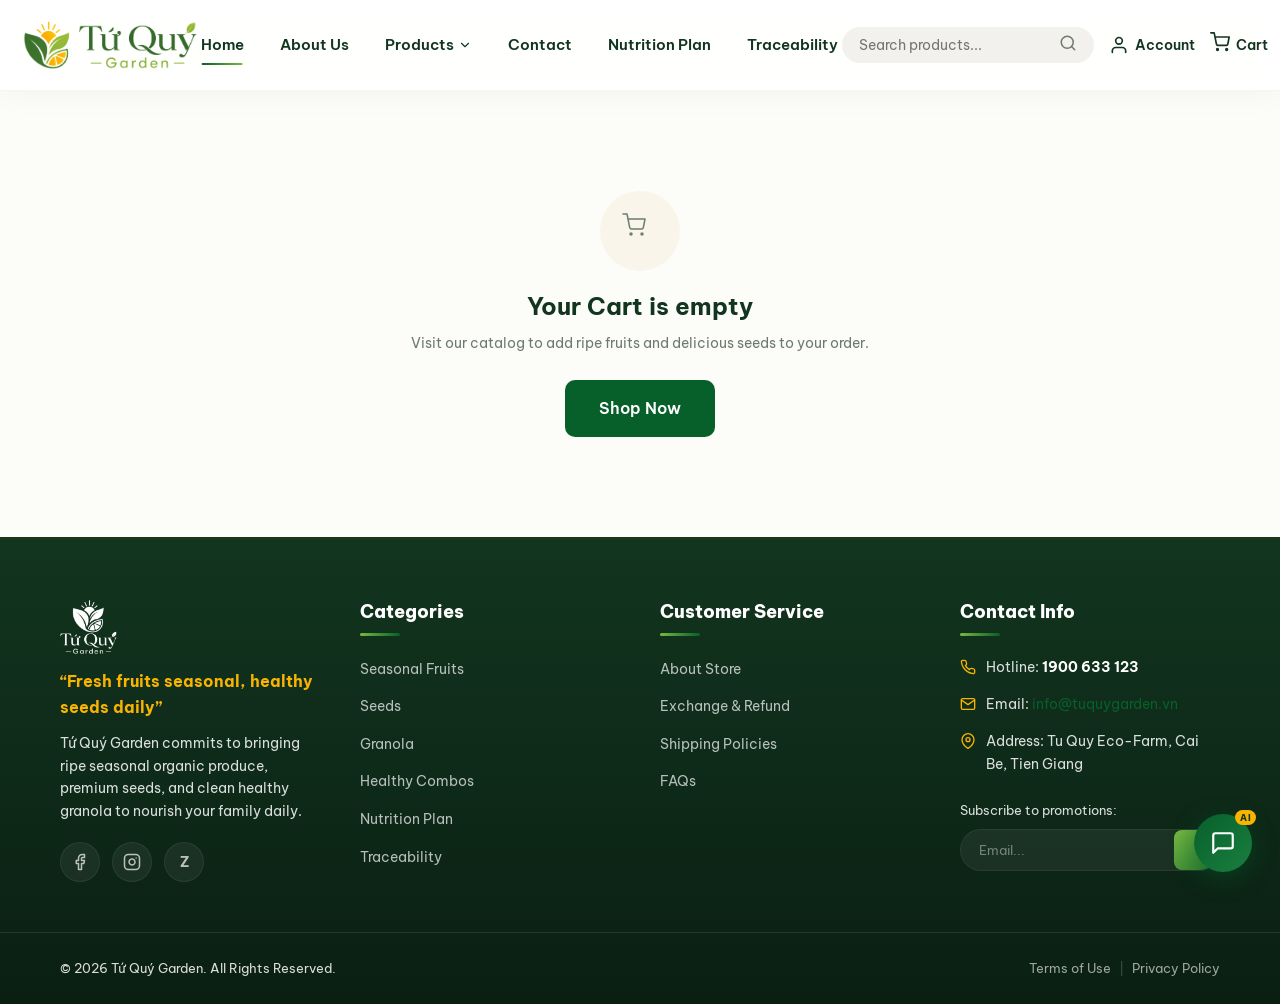
<file: cart.html>
<!DOCTYPE html>
<html lang="en">
<head>
  <meta charset="UTF-8">
  <meta name="viewport" content="width=device-width, initial-scale=1.0">
  <title>Giỏ hàng của bạn | Tứ Quý Garden</title>
  <meta name="description" content="Quản lý giỏ hàng Tứ Quý Garden của bạn và áp dụng mã voucher ưu đãi.">
  <link rel="icon" type="image/png" href="images/logo/logo.png">
  <link rel="stylesheet" href="styles/main.css">
</head>
<body class="lang-vi">

  <!-- HEADER -->
  <header class="main-header">
    <div class="header-container container">
      <!-- Logo -->
      <a href="index.html" class="logo">
        <img src="images/logo/logo ngang.png" alt="Tứ Quý Garden Logo" class="logo-img">
      </a>

      <!-- Mobile toggle menu -->
      <button class="mobile-toggle" id="mobile-toggle" aria-label="Toggle Navigation">
        <svg xmlns="http://www.w3.org/2000/svg" width="24" height="24" viewBox="0 0 24 24" fill="none" stroke="currentColor" stroke-width="2" stroke-linecap="round" stroke-linejoin="round">
          <line x1="3" y1="12" x2="21" y2="12"></line>
          <line x1="3" y1="6" x2="21" y2="6"></line>
          <line x1="3" y1="18" x2="21" y2="18"></line>
        </svg>
      </button>

      <!-- Navigation links -->
      <nav class="main-nav" id="main-nav">
        <ul class="nav-list">
          <li>
            <a href="index.html" class="nav-link">
              <span class="lang-vi">Trang chủ</span>
              <span class="lang-en">Home</span>
            </a>
          </li>
          <li>
            <a href="about.html" class="nav-link">
              <span class="lang-vi">Về chúng tôi</span>
              <span class="lang-en">About Us</span>
            </a>
          </li>
          <li class="dropdown">
            <a href="products.html" class="nav-link dropdown-toggle">
              <span class="lang-vi">Sản phẩm</span>
              <span class="lang-en">Products</span>
              <svg xmlns="http://www.w3.org/2000/svg" width="14" height="14" viewBox="0 0 24 24" fill="none" stroke="currentColor" stroke-width="2" stroke-linecap="round" stroke-linejoin="round" class="dropdown-chevron">
                <polyline points="6 9 12 15 18 9"></polyline>
              </svg>
            </a>
            <ul class="dropdown-menu">
              <li>
                <a href="products.html?category=all">
                  <span class="lang-vi">Tất cả sản phẩm</span>
                  <span class="lang-en">All Products</span>
                </a>
              </li>
              <li>
                <a href="products.html?category=Fruits">
                  <span class="lang-vi">Trái cây tươi</span>
                  <span class="lang-en">Fresh Fruits</span>
                </a>
              </li>
              <li>
                <a href="products.html?category=Nutritional Seeds">
                  <span class="lang-vi">Hạt dinh dưỡng</span>
                  <span class="lang-en">Nutritional Seeds</span>
                </a>
              </li>
              <li>
                <a href="products.html?category=Granola">
                  <span class="lang-vi">Granola ngũ cốc</span>
                  <span class="lang-en">Granola</span>
                </a>
              </li>
              <li>
                <a href="products.html?category=Combo Healthy">
                  <span class="lang-vi">Combo sống khỏe</span>
                  <span class="lang-en">Combo Healthy</span>
                </a>
              </li>
            </ul>
          </li>
          <li>
            <a href="index.html#footer-contact" class="nav-link">
              <span class="lang-vi">Liên hệ</span>
              <span class="lang-en">Contact</span>
            </a>
          </li>
          <li>
            <a href="nutrition.html" class="nav-link">
              <span class="lang-vi">Dinh dưỡng cá nhân</span>
              <span class="lang-en">Nutrition Plan</span>
            </a>
          </li>
          <li>
            <a href="traceability.html" class="nav-link">
              <span class="lang-vi">Truy xuất nguồn gốc</span>
              <span class="lang-en">Traceability</span>
            </a>
          </li>
        </ul>
      </nav>

      <!-- Right actions -->
      <div class="header-actions">
        <!-- Search bar -->
        <div class="search-bar">
          <input type="text" placeholder="Search products..." id="header-search-input">
          <button class="search-btn" id="header-search-btn" aria-label="Search">
            <svg xmlns="http://www.w3.org/2000/svg" width="18" height="18" viewBox="0 0 24 24" fill="none" stroke="currentColor" stroke-width="2" stroke-linecap="round" stroke-linejoin="round">
              <circle cx="11" cy="11" r="8"></circle>
              <line x1="21" y1="21" x2="16.65" y2="16.65"></line>
            </svg>
          </button>
        </div>

        <!-- Language toggle button -->
        <button class="lang-switch-btn" id="lang-toggle-btn" title="Toggle Language">
          <span class="lang-vi">EN</span>
          <span class="lang-en">VI</span>
        </button>

        <!-- Account -->
        <a href="login.html" class="action-icon-btn profile-btn" id="header-profile-btn" title="Account">
          <svg xmlns="http://www.w3.org/2000/svg" width="20" height="20" viewBox="0 0 24 24" fill="none" stroke="currentColor" stroke-width="2" stroke-linecap="round" stroke-linejoin="round">
            <path d="M20 21v-2a4 4 0 0 0-4-4H8a4 4 0 0 0-4 4v2"></path>
            <circle cx="12" cy="7" r="4"></circle>
          </svg>
          <span class="btn-text">
            <span class="lang-vi" id="header-profile-txt-vi">Tài khoản</span>
            <span class="lang-en" id="header-profile-txt-en">Account</span>
          </span>
        </a>

        <!-- Cart -->
        <a href="cart.html" class="action-icon-btn cart-btn active" title="Cart">
          <div class="cart-icon-wrapper">
            <svg xmlns="http://www.w3.org/2000/svg" width="20" height="20" viewBox="0 0 24 24" fill="none" stroke="currentColor" stroke-width="2" stroke-linecap="round" stroke-linejoin="round">
              <circle cx="9" cy="21" r="1"></circle>
              <circle cx="20" cy="21" r="1"></circle>
              <path d="M1 1h4l2.68 13.39a2 2 0 0 0 2 1.61h9.72a2 2 0 0 0 2-1.61L23 6H6"></path>
            </svg>
            <span class="cart-badge" id="header-cart-badge" style="display:none;">0</span>
          </div>
          <span class="btn-text">
            <span class="lang-vi">Giỏ hàng</span>
            <span class="lang-en">Cart</span>
          </span>
        </a>
      </div>
    </div>
  </header>

  <!-- CONTENT -->
  <div id="cart-root">
    <!-- Rendered dynamically by js/cart.js -->
  </div>

  <!-- FOOTER -->
  <footer class="main-footer" id="footer-contact">
    <div class="footer-top container">
      <div class="footer-block brand-block">
        <a href="index.html" class="footer-logo">
          <img src="images/logo/logo_white.png" alt="Tứ Quý Garden Logo" class="footer-logo-img">
        </a>
        <p class="footer-tagline">“Fresh fruits seasonal, healthy seeds daily”</p>
        <p class="footer-desc">
          <span class="lang-vi">Tứ Quý Garden cam kết mang đến nông sản hữu cơ theo mùa tươi ngon, hạt dinh dưỡng chọn lọc và granola lành mạnh chăm sóc sức khỏe gia đình bạn mỗi ngày.</span>
          <span class="lang-en">Tứ Quý Garden commits to bringing ripe seasonal organic produce, premium seeds, and clean healthy granola to nourish your family daily.</span>
        </p>
      </div>

      <div class="footer-block">
        <h3 class="footer-title">
          <span class="lang-vi">Danh mục</span><span class="lang-en">Categories</span>
        </h3>
        <ul class="footer-links">
          <li><a href="products.html?category=Fruits"><span class="lang-vi">Trái cây theo mùa</span><span class="lang-en">Seasonal Fruits</span></a></li>
          <li><a href="products.html?category=Nutritional Seeds"><span class="lang-vi">Hạt dinh dưỡng</span><span class="lang-en">Seeds</span></a></li>
          <li><a href="products.html?category=Granola"><span class="lang-vi">Granola ngũ cốc</span><span class="lang-en">Granola</span></a></li>
          <li><a href="products.html?category=Combo Healthy"><span class="lang-vi">Combo sống khỏe</span><span class="lang-en">Healthy Combos</span></a></li>
          <li><a href="nutrition.html"><span class="lang-vi">Dinh dưỡng cá nhân</span><span class="lang-en">Nutrition Plan</span></a></li>
          <li><a href="traceability.html"><span class="lang-vi">Tra cứu nguồn gốc</span><span class="lang-en">Traceability</span></a></li>
        </ul>
      </div>

      <div class="footer-block">
        <h3 class="footer-title">
          <span class="lang-vi">Hỗ trợ khách hàng</span><span class="lang-en">Customer Service</span>
        </h3>
        <ul class="footer-links">
          <li><a href="about.html"><span class="lang-vi">Giới thiệu cửa hàng</span><span class="lang-en">About Store</span></a></li>
          <li><a href="about.html"><span class="lang-vi">Chính sách đổi trả</span><span class="lang-en">Exchange & Refund</span></a></li>
          <li><a href="about.html"><span class="lang-vi">Chính sách giao hàng</span><span class="lang-en">Shipping Policies</span></a></li>
        </ul>
      </div>

      <div class="footer-block contact-block">
        <h3 class="footer-title">
          <span class="lang-vi">Kết nối với chúng tôi</span><span class="lang-en">Contact Info</span>
        </h3>
        <ul class="contact-info-list">
          <li>
            <svg xmlns="http://www.w3.org/2000/svg" width="16" height="16" viewBox="0 0 24 24" fill="none" stroke="currentColor" stroke-width="2" stroke-linecap="round" stroke-linejoin="round"><path d="M22 16.92v3a2 2 0 0 1-2.18 2 19.79 19.79 0 0 1-8.63-3.07 19.5 19.5 0 0 1-6-6 19.79 19.79 0 0 1-3.07-8.67A2 2 0 0 1 4.11 2h3a2 2 0 0 1 2 1.72 12.84 12.84 0 0 0 .7 2.81 2 2 0 0 1-.45 2.11L8.09 9.91a16 16 0 0 0 6 6l1.27-1.27a2 2 0 0 1 2.11-.45 12.84 12.84 0 0 0 2.81.7A2 2 0 0 1 22 16.92z"></path></svg>
            <span>Hotline: <strong>1900 633 123</strong></span>
          </li>
          <li>
            <svg xmlns="http://www.w3.org/2000/svg" width="16" height="16" viewBox="0 0 24 24" fill="none" stroke="currentColor" stroke-width="2" stroke-linecap="round" stroke-linejoin="round"><path d="M4 4h16c1.1 0 2 .9 2 2v12c0 1.1-.9 2-2 2H4c-1.1 0-2-.9-2-2V6c0-1.1.9-2 2-2z"></path><polyline points="22,6 12,13 2,6"></polyline></svg>
            <span>Email: <a href="mailto:info@tuquygarden.vn">info@tuquygarden.vn</a></span>
          </li>
          <li>
            <svg xmlns="http://www.w3.org/2000/svg" width="16" height="16" viewBox="0 0 24 24" fill="none" stroke="currentColor" stroke-width="2" stroke-linecap="round" stroke-linejoin="round"><path d="M21 10c0 7-9 13-9 13s-9-6-9-13a9 9 0 0 1 18 0z"></path><circle cx="12" cy="10" r="3"></circle></svg>
            <span>Address: Cai Be, Tien Giang</span>
          </li>
        </ul>
      </div>
    </div>

    <div class="footer-bottom">
      <div class="container footer-bottom-content">
        <p class="copyright-txt">&copy; 2026 Tứ Quý Garden. All Rights Reserved.</p>
        <div class="footer-bottom-links">
          <a href="about.html"><span class="lang-vi">Điều khoản sử dụng</span><span class="lang-en">Terms of Use</span></a>
          <span class="divider">|</span>
          <a href="about.html"><span class="lang-vi">Chính sách bảo mật</span><span class="lang-en">Privacy Policy</span></a>
        </div>
      </div>
    </div>
  </footer>

  <!-- Scripts -->
  <script src="data/data.js"></script>
  <script src="services/cartService.js"></script>
  <script src="services/authService.js"></script>
  <script src="js/common.js"></script>
  <script src="components/ProductCard.js"></script>
  <script src="js/cart.js"></script>
</body>
</html>
</file>
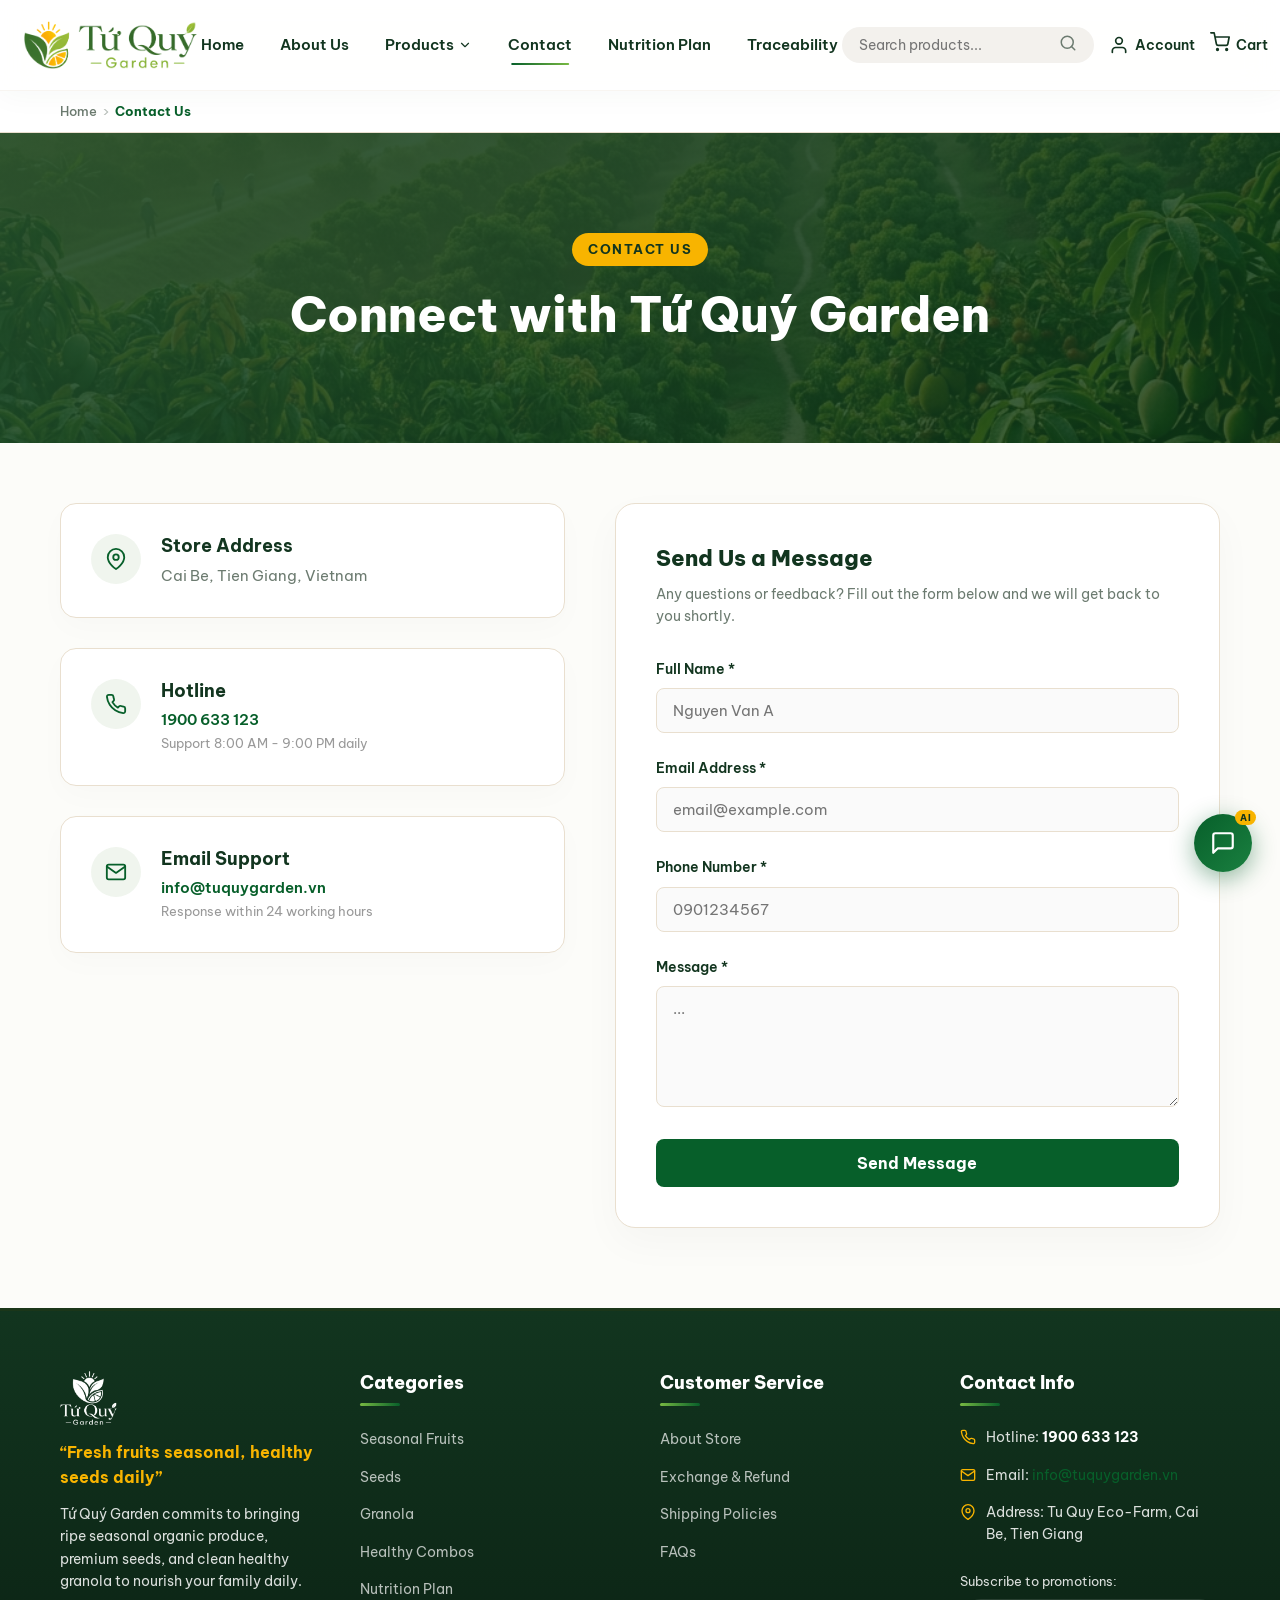
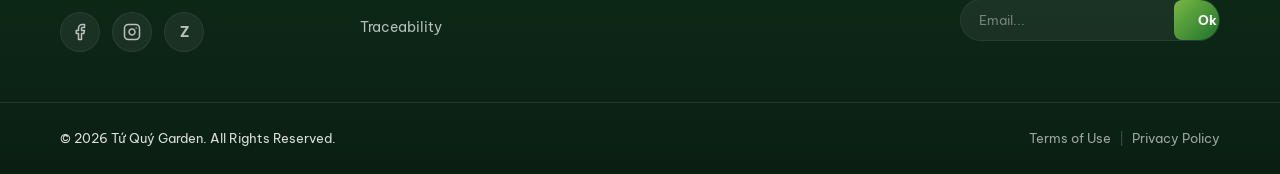
<file: contact.html>
<!DOCTYPE html>
<html lang="en">
<head>
  <meta charset="UTF-8">
  <meta name="viewport" content="width=device-width, initial-scale=1.0">
  <title>Liên hệ | Tứ Quý Garden</title>
  <meta name="description" content="Liên hệ với Tứ Quý Garden để được hỗ trợ về đặt hàng, chính sách đối tác và tìm hiểu nguồn gốc nông sản hữu cơ.">
  <link rel="icon" type="image/png" href="images/logo/logo.png">
  <link rel="stylesheet" href="styles/main.css">
  <style>
    .contact-hero {
      position: relative;
      background: url('images/image/about_hero_new.png') center/cover no-repeat;
      padding: 100px 0;
      color: white;
      text-align: center;
      overflow: hidden;
    }
    .contact-hero::before {
      content: "";
      position: absolute;
      inset: 0;
      background: linear-gradient(135deg, rgba(31, 77, 43, 0.9) 0%, rgba(13, 56, 23, 0.8) 100%);
      z-index: 1;
    }
    .contact-hero .container {
      position: relative;
      z-index: 2;
    }
    .contact-layout {
      display: grid;
      grid-template-columns: 1fr 1.2fr;
      gap: 50px;
      margin-top: 60px;
      margin-bottom: 80px;
    }
    .info-column {
      display: flex;
      flex-direction: column;
      gap: 30px;
    }
    .contact-card-premium {
      background: white;
      border-radius: 16px;
      padding: 30px;
      border: 1px solid var(--color-gray-border);
      box-shadow: 0 10px 30px rgba(0,0,0,0.02);
      transition: transform 0.3s ease, box-shadow 0.3s ease;
    }
    .contact-card-premium:hover {
      transform: translateY(-5px);
      box-shadow: 0 15px 35px rgba(72,128,48,0.06);
      border-color: rgba(72,128,48,0.15);
    }
    .contact-info-item {
      display: flex;
      gap: 20px;
      align-items: flex-start;
    }
    .contact-icon-wrapper {
      width: 50px;
      height: 50px;
      border-radius: 50%;
      background: rgba(72,128,48,0.08);
      color: var(--color-primary);
      display: flex;
      align-items: center;
      justify-content: center;
      flex-shrink: 0;
    }
    .contact-info-content h4 {
      margin: 0 0 6px 0;
      font-size: 18px;
      color: var(--color-text-dark);
      font-weight: 700;
    }
    .contact-info-content p {
      margin: 0;
      color: var(--color-text-light);
      font-size: 14.5px;
      line-height: 1.6;
    }
    .contact-info-content a {
      color: var(--color-primary);
      text-decoration: none;
      font-weight: 600;
    }
    .contact-form-card {
      background: white;
      border-radius: 20px;
      padding: 40px;
      border: 1px solid var(--color-gray-border);
      box-shadow: 0 15px 40px rgba(0,0,0,0.03);
    }
    .form-group-premium {
      margin-bottom: 24px;
    }
    .form-group-premium label {
      display: block;
      margin-bottom: 8px;
      font-weight: 600;
      font-size: 14px;
      color: var(--color-text-dark);
    }
    .form-control-premium {
      width: 100%;
      padding: 12px 16px;
      border: 1.5px solid var(--color-gray-border);
      border-radius: 8px;
      font-size: 15px;
      outline: none;
      transition: border-color 0.3s ease;
      background: #fafafa;
    }
    .form-control-premium:focus {
      border-color: var(--color-primary);
      background: white;
    }
    .submit-btn-premium {
      width: 100%;
      padding: 14px;
      background: var(--color-primary);
      color: white;
      border: none;
      border-radius: 8px;
      font-size: 16px;
      font-weight: 700;
      cursor: pointer;
      transition: background 0.3s ease, transform 0.2s ease;
    }
    .submit-btn-premium:hover {
      background: #0d7a38;
      transform: translateY(-2px);
    }
    .success-overlay-premium {
      display: none;
      text-align: center;
      padding: 40px 20px;
      animation: fadeIn 0.4s ease;
    }
    .success-icon-premium {
      font-size: 50px;
      color: var(--color-primary);
      margin-bottom: 20px;
    }
    @media (max-width: 768px) {
      .contact-layout {
        grid-template-columns: 1fr;
        gap: 30px;
      }
    }
  </style>
</head>
<body class="lang-vi">

  <!-- HEADER -->
  <header class="main-header" id="site-header" data-active-nav="contact"></header>

  <!-- Hero Banner -->
  <section class="contact-hero">
    <div class="container">
      <span style="background-color: var(--color-yellow); color: var(--color-text-dark); padding: 6px 16px; border-radius: 50px; font-size: 13px; font-weight: 700; text-transform: uppercase; letter-spacing: 1.5px; display: inline-block; margin-bottom: 20px;">
        <span class="lang-vi">Liên hệ với chúng tôi</span>
        <span class="lang-en">Contact Us</span>
      </span>
      <h1 style="font-size: clamp(32px, 5vw, 48px); color: white; margin: 0; font-weight: 800; line-height: 1.2;">
        <span class="lang-vi">Kết nối cùng Tứ Quý Garden</span>
        <span class="lang-en">Connect with Tứ Quý Garden</span>
      </h1>
    </div>
  </section>

  <!-- Contact Layout -->
  <div class="container">
    <div class="contact-layout">
      
      <!-- Left side: Contact Info Cards -->
      <div class="info-column">
        <!-- Address card -->
        <div class="contact-card-premium">
          <div class="contact-info-item">
            <div class="contact-icon-wrapper">
              <svg xmlns="http://www.w3.org/2000/svg" width="22" height="22" viewBox="0 0 24 24" fill="none" stroke="currentColor" stroke-width="2" stroke-linecap="round" stroke-linejoin="round"><path d="M21 10c0 7-9 13-9 13s-9-6-9-13a9 9 0 0 1 18 0z"></path><circle cx="12" cy="10" r="3"></circle></svg>
            </div>
            <div class="contact-info-content">
              <h4>
                <span class="lang-vi">Địa chỉ cửa hàng</span>
                <span class="lang-en">Store Address</span>
              </h4>
              <p>
                <span class="lang-vi">Cái Bè, Tiền Giang, Việt Nam</span>
                <span class="lang-en">Cai Be, Tien Giang, Vietnam</span>
              </p>
            </div>
          </div>
        </div>

        <!-- Phone card -->
        <div class="contact-card-premium">
          <div class="contact-info-item">
            <div class="contact-icon-wrapper">
              <svg xmlns="http://www.w3.org/2000/svg" width="22" height="22" viewBox="0 0 24 24" fill="none" stroke="currentColor" stroke-width="2" stroke-linecap="round" stroke-linejoin="round"><path d="M22 16.92v3a2 2 0 0 1-2.18 2 19.79 19.79 0 0 1-8.63-3.07 19.5 19.5 0 0 1-6-6 19.79 19.79 0 0 1-3.07-8.67A2 2 0 0 1 4.11 2h3a2 2 0 0 1 2 1.72 12.84 12.84 0 0 0 .7 2.81 2 2 0 0 1-.45 2.11L8.09 9.91a16 16 0 0 0 6 6l1.27-1.27a2 2 0 0 1 2.11-.45 12.84 12.84 0 0 0 2.81.7A2 2 0 0 1 22 16.92z"></path></svg>
            </div>
            <div class="contact-info-content">
              <h4>
                <span class="lang-vi">Đường dây nóng</span>
                <span class="lang-en">Hotline</span>
              </h4>
              <p>
                <a href="tel:1900633123">1900 633 123</a><br>
                <span style="font-size: 13px; color: #999;">
                  <span class="lang-vi">Hỗ trợ từ 8:00 - 21:00 hàng ngày</span>
                  <span class="lang-en">Support 8:00 AM - 9:00 PM daily</span>
                </span>
              </p>
            </div>
          </div>
        </div>

        <!-- Email card -->
        <div class="contact-card-premium">
          <div class="contact-info-item">
            <div class="contact-icon-wrapper">
              <svg xmlns="http://www.w3.org/2000/svg" width="22" height="22" viewBox="0 0 24 24" fill="none" stroke="currentColor" stroke-width="2" stroke-linecap="round" stroke-linejoin="round"><path d="M4 4h16c1.1 0 2 .9 2 2v12c0 1.1-.9 2-2 2H4c-1.1 0-2-.9-2-2V6c0-1.1.9-2 2-2z"></path><polyline points="22,6 12,13 2,6"></polyline></svg>
            </div>
            <div class="contact-info-content">
              <h4>
                <span class="lang-vi">Email liên hệ</span>
                <span class="lang-en">Email Support</span>
              </h4>
              <p>
                <a href="mailto:info@tuquygarden.vn">info@tuquygarden.vn</a><br>
                <span style="font-size: 13px; color: #999;">
                  <span class="lang-vi">Phản hồi trong vòng 24 giờ làm việc</span>
                  <span class="lang-en">Response within 24 working hours</span>
                </span>
              </p>
            </div>
          </div>
        </div>
      </div>

      <!-- Right side: Contact Form -->
      <div class="contact-form-card">
        <div id="contact-form-container">
          <h3 style="margin-top:0; margin-bottom:10px; font-size:22px; font-weight:800; color:var(--color-text-dark);">
            <span class="lang-vi">Gửi tin nhắn cho chúng tôi</span>
            <span class="lang-en">Send Us a Message</span>
          </h3>
          <p style="color:var(--color-text-light); font-size:14px; margin-bottom:30px;">
            <span class="lang-vi">Bạn có thắc mắc hay đóng góp ý kiến? Hãy gửi thông tin và Tứ Quý Garden sẽ liên lạc lại ngay.</span>
            <span class="lang-en">Any questions or feedback? Fill out the form below and we will get back to you shortly.</span>
          </p>
          
          <form id="contact-form" onsubmit="handleContactSubmit(event)">
            <div class="form-group-premium">
              <label for="contact-name">
                <span class="lang-vi">Họ và tên *</span>
                <span class="lang-en">Full Name *</span>
              </label>
              <input type="text" id="contact-name" class="form-control-premium" required placeholder="Nguyen Van A">
            </div>

            <div class="form-group-premium">
              <label for="contact-email">
                <span class="lang-vi">Địa chỉ Email *</span>
                <span class="lang-en">Email Address *</span>
              </label>
              <input type="email" id="contact-email" class="form-control-premium" required placeholder="email@example.com">
            </div>

            <div class="form-group-premium">
              <label for="contact-phone">
                <span class="lang-vi">Số điện thoại *</span>
                <span class="lang-en">Phone Number *</span>
              </label>
              <input type="tel" id="contact-phone" class="form-control-premium" required placeholder="0901234567">
            </div>

            <div class="form-group-premium">
              <label for="contact-message">
                <span class="lang-vi">Nội dung tin nhắn *</span>
                <span class="lang-en">Message *</span>
              </label>
              <textarea id="contact-message" class="form-control-premium" rows="5" required placeholder="..."></textarea>
            </div>

            <button type="submit" class="submit-btn-premium">
              <span class="lang-vi">Gửi thông tin liên hệ</span>
              <span class="lang-en">Send Message</span>
            </button>
          </form>
        </div>

        <!-- Success Message -->
        <div id="contact-success" class="success-overlay-premium">
          <div class="success-icon-premium">✓</div>
          <h3 style="margin-bottom:12px; font-weight:800; color:var(--color-text-dark);">
            <span class="lang-vi">Gửi tin nhắn thành công!</span>
            <span class="lang-en">Message Sent Successfully!</span>
          </h3>
          <p style="color:var(--color-text-light); line-height:1.6; font-size:15px; margin-bottom:25px;">
            <span class="lang-vi">Cảm ơn bạn đã liên hệ. Đội ngũ chăm sóc khách hàng của Tứ Quý Garden sẽ phản hồi bạn trong thời gian sớm nhất.</span>
            <span class="lang-en">Thank you for reaching out. The Tứ Quý Garden customer support team will contact you shortly.</span>
          </p>
          <button class="btn btn-primary" onclick="resetContactForm()" style="padding: 10px 24px;">
            <span class="lang-vi">Gửi thêm tin nhắn</span>
            <span class="lang-en">Send Another Message</span>
          </button>
        </div>
      </div>

    </div>
  </div>

  <!-- FOOTER -->
  <footer class="main-footer" id="footer-contact"></footer>

  <!-- Scripts -->
  <script src="data/data.js"></script>
  <script src="services/cartService.js"></script>
  <script src="services/authService.js"></script>
  <script src="components/Header.js"></script>
  <script src="components/Footer.js"></script>
  <script src="js/common.js"></script>
  <script>
    function handleContactSubmit(event) {
      event.preventDefault();
      
      const name = document.getElementById("contact-name").value.trim();
      const email = document.getElementById("contact-email").value.trim();
      const phone = document.getElementById("contact-phone").value.trim();
      const message = document.getElementById("contact-message").value.trim();
      
      if (!name || !email || !phone || !message) {
        alert("Please fill in all required fields marked with *");
        return;
      }
      
      // Simulate submission success
      document.getElementById("contact-form-container").style.display = "none";
      document.getElementById("contact-success").style.display = "block";
    }
    
    function resetContactForm() {
      document.getElementById("contact-form").reset();
      document.getElementById("contact-success").style.display = "none";
      document.getElementById("contact-form-container").style.display = "block";
    }
  </script>
</body>
</html>
</file>
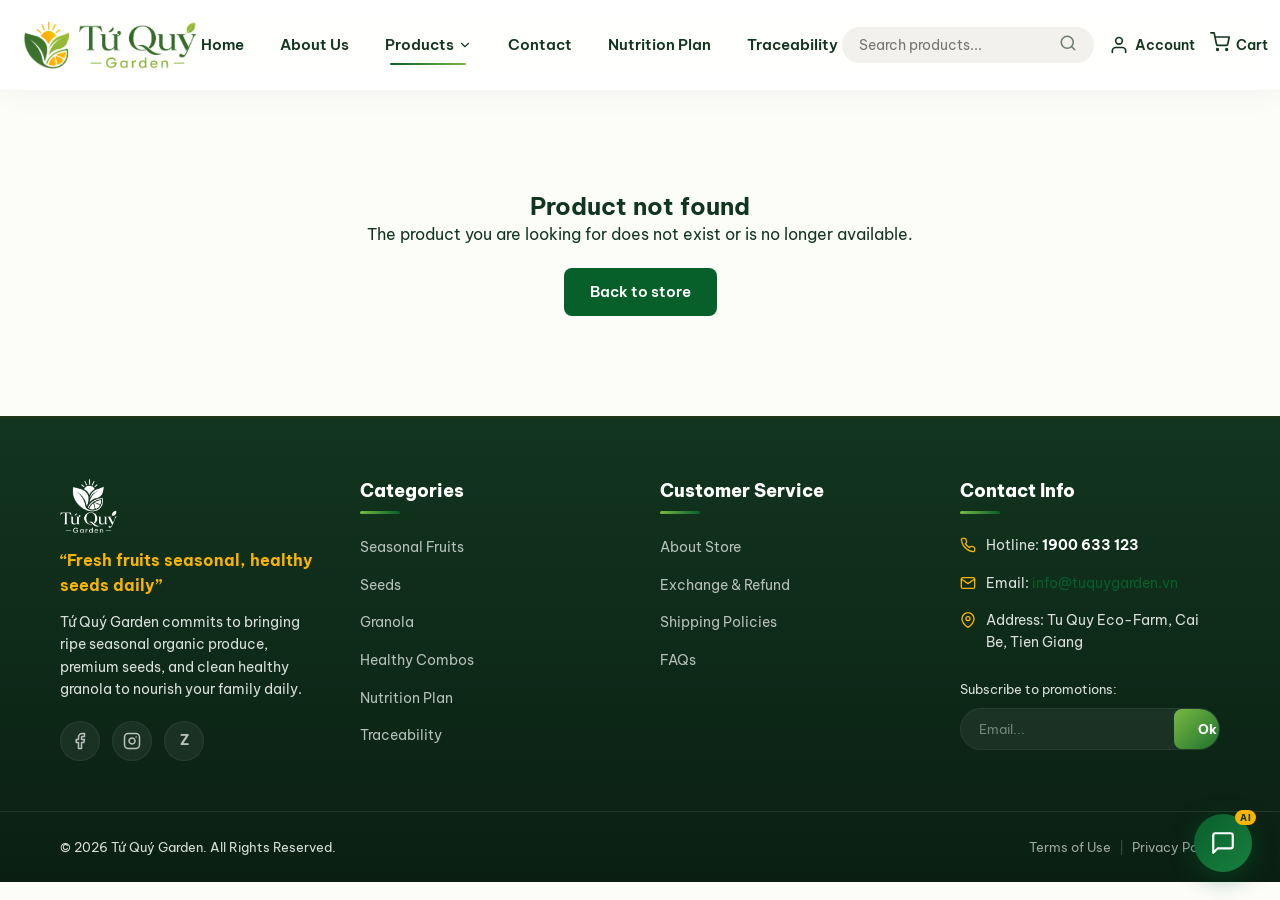
<file: detail.html>
<!DOCTYPE html>
<html lang="en">
<head>
  <meta charset="UTF-8">
  <meta name="viewport" content="width=device-width, initial-scale=1.0">
  <title>Product Detail | Tứ Quý Garden</title>
  <meta name="description" content="Explore Tứ Quý Garden product details with transparent nutrition and traceability.">
  <link rel="icon" type="image/png" href="images/logo/logo.png">
  <link rel="stylesheet" href="styles/main.css">
</head>
<body class="lang-en">

  <!-- HEADER -->
  <header class="main-header">
    <div class="header-container container">
      <!-- Logo -->
      <a href="index.html" class="logo">
        <img src="images/logo/logo-ngang-cropped.png" alt="Tứ Quý Garden Logo" class="logo-img">
      </a>

      <!-- Mobile toggle menu -->
      <button class="mobile-toggle" id="mobile-toggle" aria-label="Toggle Navigation">
        <svg xmlns="http://www.w3.org/2000/svg" width="24" height="24" viewBox="0 0 24 24" fill="none" stroke="currentColor" stroke-width="2" stroke-linecap="round" stroke-linejoin="round">
          <line x1="3" y1="12" x2="21" y2="12"></line>
          <line x1="3" y1="6" x2="21" y2="6"></line>
          <line x1="3" y1="18" x2="21" y2="18"></line>
        </svg>
      </button>

      <!-- Navigation links -->
      <nav class="main-nav" id="main-nav">
        <ul class="nav-list">
          <li>
            <a href="index.html" class="nav-link">
              <span class="lang-vi">Trang chủ</span>
              <span class="lang-en">Home</span>
            </a>
          </li>
          <li>
            <a href="about.html" class="nav-link">
              <span class="lang-vi">Về chúng tôi</span>
              <span class="lang-en">About Us</span>
            </a>
          </li>
          <li class="dropdown">
            <a href="products.html" class="nav-link dropdown-toggle active">
              <span class="lang-vi">Sản phẩm</span>
              <span class="lang-en">Products</span>
              <svg xmlns="http://www.w3.org/2000/svg" width="14" height="14" viewBox="0 0 24 24" fill="none" stroke="currentColor" stroke-width="2" stroke-linecap="round" stroke-linejoin="round" class="dropdown-chevron">
                <polyline points="6 9 12 15 18 9"></polyline>
              </svg>
            </a>
            <div class="mega-menu">
              <div class="mega-menu-grid">
                <a href="products.html?category=Fruits" class="mega-menu-item">
                  <div class="mega-icon">
                    <svg xmlns="http://www.w3.org/2000/svg" width="20" height="20" viewBox="0 0 24 24" fill="none" stroke="var(--color-primary)" stroke-width="2" stroke-linecap="round" stroke-linejoin="round"><path d="M12 22s8-4 8-10V5l-8-3-8 3v7c0 6 8 10 8 10z"/></svg>
                  </div>
                  <div class="mega-text">
                    <span class="mega-title lang-vi">Trái cây theo mùa</span>
                    <span class="mega-title lang-en">Seasonal Fruits</span>
                    <span class="mega-desc lang-vi">Trái cây tươi ngon, theo mùa</span>
                    <span class="mega-desc lang-en">Fresh, in-season fruits</span>
                  </div>
                </a>
                <a href="products.html?category=Combo Healthy" class="mega-menu-item">
                  <div class="mega-icon">
                    <svg xmlns="http://www.w3.org/2000/svg" width="20" height="20" viewBox="0 0 24 24" fill="none" stroke="var(--color-primary)" stroke-width="2" stroke-linecap="round" stroke-linejoin="round"><rect x="3" y="8" width="18" height="13" rx="2"/><path d="M3 8V6a2 2 0 0 1 2-2h14a2 2 0 0 1 2 2v2M12 4v17M7.5 4a2.5 2.5 0 0 1 0-5C10 -1 12 4 12 4s2-5 4.5-5a2.5 2.5 0 0 1 0 5"/></svg>
                  </div>
                  <div class="mega-text">
                    <span class="mega-title lang-vi">Eat Clean Box</span>
                    <span class="mega-title lang-en">Eat Clean Box</span>
                    <span class="mega-desc lang-vi">Hộp quà Eat Clean lành mạnh</span>
                    <span class="mega-desc lang-en">Healthy Eat Clean gift box</span>
                  </div>
                </a>
                <a href="products.html?category=Combo Healthy&promo=bestseller" class="mega-menu-item">
                  <div class="mega-icon">
                    <svg xmlns="http://www.w3.org/2000/svg" width="20" height="20" viewBox="0 0 24 24" fill="none" stroke="var(--color-primary)" stroke-width="2" stroke-linecap="round" stroke-linejoin="round"><path d="M20.84 4.61a5.5 5.5 0 0 0-7.78 0L12 5.67l-1.06-1.06a5.5 5.5 0 0 0-7.78 7.78L12 21.23l7.78-7.78a5.5 5.5 0 0 0 1.06-8.84z"/></svg>
                  </div>
                  <div class="mega-text">
                    <span class="mega-title lang-vi">Combo quà sức khỏe</span>
                    <span class="mega-title lang-en">Health Gift Combo</span>
                    <span class="mega-desc lang-vi">Combo quà tặng ý nghĩa</span>
                    <span class="mega-desc lang-en">Meaningful gift combos</span>
                  </div>
                </a>
                <a href="products.html?category=Nutritional Seeds" class="mega-menu-item">
                  <div class="mega-icon">
                    <svg xmlns="http://www.w3.org/2000/svg" width="20" height="20" viewBox="0 0 24 24" fill="none" stroke="var(--color-primary)" stroke-width="2" stroke-linecap="round" stroke-linejoin="round"><circle cx="12" cy="12" r="9"/><path d="M12 7v10M7.5 9.5l9 5M7.5 14.5l9-5"/></svg>
                  </div>
                  <div class="mega-text">
                    <span class="mega-title lang-vi">Hạt dinh dưỡng</span>
                    <span class="mega-title lang-en">Nutritional Seeds</span>
                    <span class="mega-desc lang-vi">Các loại hạt dinh dưỡng cao cấp</span>
                    <span class="mega-desc lang-en">Premium nutritional seeds</span>
                  </div>
                </a>
                <a href="products.html?category=Granola" class="mega-menu-item">
                  <div class="mega-icon">
                    <svg xmlns="http://www.w3.org/2000/svg" width="20" height="20" viewBox="0 0 24 24" fill="none" stroke="var(--color-primary)" stroke-width="2" stroke-linecap="round" stroke-linejoin="round"><path d="M4 13a8 8 0 0 1 16 0"/><path d="M3 13h18l-1.5 7a2 2 0 0 1-2 1.6H6.5A2 2 0 0 1 4.5 20z"/></svg>
                  </div>
                  <div class="mega-text">
                    <span class="mega-title lang-vi">Granola &amp; Nuts</span>
                    <span class="mega-title lang-en">Granola &amp; Nuts</span>
                    <span class="mega-desc lang-vi">Granola &amp; các loại hạt</span>
                    <span class="mega-desc lang-en">Granola &amp; mixed nuts</span>
                  </div>
                </a>
                <a href="products.html?season=seasonal" class="mega-menu-item">
                  <div class="mega-icon">
                    <svg xmlns="http://www.w3.org/2000/svg" width="20" height="20" viewBox="0 0 24 24" fill="none" stroke="var(--color-primary)" stroke-width="2" stroke-linecap="round" stroke-linejoin="round"><path d="M21 10c0 7-9 13-9 13s-9-6-9-13a9 9 0 0 1 18 0z"/><circle cx="12" cy="10" r="3"/></svg>
                  </div>
                  <div class="mega-text">
                    <span class="mega-title lang-vi">Đặc sản vùng miền</span>
                    <span class="mega-title lang-en">Regional Specialties</span>
                    <span class="mega-desc lang-vi">Đặc sản thơm ngon, chất lượng</span>
                    <span class="mega-desc lang-en">Quality regional specialties</span>
                  </div>
                </a>
              </div>
            </div>
          </li>
          <li>
            <a href="index.html#footer-contact" class="nav-link">
              <span class="lang-vi">Liên hệ</span>
              <span class="lang-en">Contact</span>
            </a>
          </li>
          <li>
            <a href="nutrition.html" class="nav-link">
              <span class="lang-vi">Dinh dưỡng cá nhân</span>
              <span class="lang-en">Nutrition Plan</span>
            </a>
          </li>
          <li>
            <a href="traceability.html" class="nav-link">
              <span class="lang-vi">Truy xuất nguồn gốc</span>
              <span class="lang-en">Traceability</span>
            </a>
          </li>
        </ul>
      </nav>

      <!-- Right actions -->
      <div class="header-actions">
        <!-- Search bar -->
        <div class="search-bar">
          <input type="text" placeholder="Search products..." id="header-search-input">
          <button class="search-btn" id="header-search-btn" aria-label="Search">
            <svg xmlns="http://www.w3.org/2000/svg" width="18" height="18" viewBox="0 0 24 24" fill="none" stroke="currentColor" stroke-width="2" stroke-linecap="round" stroke-linejoin="round">
              <circle cx="11" cy="11" r="8"></circle>
              <line x1="21" y1="21" x2="16.65" y2="16.65"></line>
            </svg>
          </button>
        </div>

        <!-- Language toggle button -->
        <button class="lang-switch-btn" id="lang-toggle-btn" title="Toggle Language">
          <span class="lang-vi">EN</span>
          <span class="lang-en">VI</span>
        </button>

        <!-- Account -->
        <a href="login.html" class="action-icon-btn profile-btn" id="header-profile-btn" title="Account">
          <svg xmlns="http://www.w3.org/2000/svg" width="20" height="20" viewBox="0 0 24 24" fill="none" stroke="currentColor" stroke-width="2" stroke-linecap="round" stroke-linejoin="round">
            <path d="M20 21v-2a4 4 0 0 0-4-4H8a4 4 0 0 0-4 4v2"></path>
            <circle cx="12" cy="7" r="4"></circle>
          </svg>
          <span class="btn-text">
            <span class="lang-vi" id="header-profile-txt-vi">Tài khoản</span>
            <span class="lang-en" id="header-profile-txt-en">Account</span>
          </span>
        </a>

        <!-- Wishlist -->
        <a href="wishlist.html" class="action-icon-btn wishlist-btn" title="Wishlist">
          <div class="cart-icon-wrapper">
            <svg xmlns="http://www.w3.org/2000/svg" width="20" height="20" viewBox="0 0 24 24" fill="none" stroke="currentColor" stroke-width="2" stroke-linecap="round" stroke-linejoin="round">
              <path d="M20.84 4.61a5.5 5.5 0 0 0-7.78 0L12 5.67l-1.06-1.06a5.5 5.5 0 0 0-7.78 7.78L12 21.23l7.78-7.78a5.5 5.5 0 0 0 1.06-8.84z"></path>
            </svg>
            <span class="cart-badge wishlist-badge" id="header-wishlist-badge" style="display:none;">0</span>
          </div>
          <span class="btn-text">
            <span class="lang-vi">Yêu thích</span>
            <span class="lang-en">Wishlist</span>
          </span>
        </a>

        <!-- Cart -->
        <a href="cart.html" class="action-icon-btn cart-btn" title="Cart">
          <div class="cart-icon-wrapper">
            <svg xmlns="http://www.w3.org/2000/svg" width="20" height="20" viewBox="0 0 24 24" fill="none" stroke="currentColor" stroke-width="2" stroke-linecap="round" stroke-linejoin="round">
              <circle cx="9" cy="21" r="1"></circle>
              <circle cx="20" cy="21" r="1"></circle>
              <path d="M1 1h4l2.68 13.39a2 2 0 0 0 2 1.61h9.72a2 2 0 0 0 2-1.61L23 6H6"></path>
            </svg>
            <span class="cart-badge" id="header-cart-badge" style="display:none;">0</span>
          </div>
          <span class="btn-text">
            <span class="lang-vi">Giỏ hàng</span>
            <span class="lang-en">Cart</span>
          </span>
        </a>
      </div>
    </div>
  </header>

  <!-- CONTENT -->
  <div id="product-detail-root">
    <!-- Rendered dynamically by js/detail.js -->
  </div>

  <!-- FOOTER -->
  <footer class="main-footer" id="footer-contact">
    <div class="footer-top container">
      <div class="footer-block brand-block">
        <a href="index.html" class="footer-logo">
          <img src="images/logo/logo-white-cropped.png" alt="Tứ Quý Garden Logo" class="footer-logo-img">
        </a>
        <p class="footer-tagline">“Fresh fruits seasonal, healthy seeds daily”</p>
        <p class="footer-desc">
          <span class="lang-vi">Tứ Quý Garden cam kết mang đến nông sản hữu cơ theo mùa tươi ngon, hạt dinh dưỡng chọn lọc và granola lành mạnh chăm sóc sức khỏe gia đình bạn mỗi ngày.</span>
          <span class="lang-en">Tứ Quý Garden commits to bringing ripe seasonal organic produce, premium seeds, and clean healthy granola to nourish your family daily.</span>
        </p>
      </div>

      <div class="footer-block">
        <h3 class="footer-title">
          <span class="lang-vi">Danh mục</span><span class="lang-en">Categories</span>
        </h3>
        <ul class="footer-links">
          <li><a href="products.html?category=Fruits"><span class="lang-vi">Trái cây theo mùa</span><span class="lang-en">Seasonal Fruits</span></a></li>
          <li><a href="products.html?category=Nutritional Seeds"><span class="lang-vi">Hạt dinh dưỡng</span><span class="lang-en">Seeds</span></a></li>
          <li><a href="products.html?category=Granola"><span class="lang-vi">Granola ngũ cốc</span><span class="lang-en">Granola</span></a></li>
          <li><a href="products.html?category=Combo Healthy"><span class="lang-vi">Combo sống khỏe</span><span class="lang-en">Healthy Combos</span></a></li>
          <li><a href="nutrition.html"><span class="lang-vi">Dinh dưỡng cá nhân</span><span class="lang-en">Nutrition Plan</span></a></li>
          <li><a href="traceability.html"><span class="lang-vi">Tra cứu nguồn gốc</span><span class="lang-en">Traceability</span></a></li>
        </ul>
      </div>

      <div class="footer-block">
        <h3 class="footer-title">
          <span class="lang-vi">Hỗ trợ khách hàng</span><span class="lang-en">Customer Service</span>
        </h3>
        <ul class="footer-links">
          <li><a href="about.html"><span class="lang-vi">Giới thiệu cửa hàng</span><span class="lang-en">About Store</span></a></li>
          <li><a href="about.html"><span class="lang-vi">Chính sách đổi trả</span><span class="lang-en">Exchange & Refund</span></a></li>
          <li><a href="about.html"><span class="lang-vi">Chính sách giao hàng</span><span class="lang-en">Shipping Policies</span></a></li>
        </ul>
      </div>

      <div class="footer-block contact-block">
        <h3 class="footer-title">
          <span class="lang-vi">Kết nối với chúng tôi</span><span class="lang-en">Contact Info</span>
        </h3>
        <ul class="contact-info-list">
          <li>
            <svg xmlns="http://www.w3.org/2000/svg" width="16" height="16" viewBox="0 0 24 24" fill="none" stroke="currentColor" stroke-width="2" stroke-linecap="round" stroke-linejoin="round"><path d="M22 16.92v3a2 2 0 0 1-2.18 2 19.79 19.79 0 0 1-8.63-3.07 19.5 19.5 0 0 1-6-6 19.79 19.79 0 0 1-3.07-8.67A2 2 0 0 1 4.11 2h3a2 2 0 0 1 2 1.72 12.84 12.84 0 0 0 .7 2.81 2 2 0 0 1-.45 2.11L8.09 9.91a16 16 0 0 0 6 6l1.27-1.27a2 2 0 0 1 2.11-.45 12.84 12.84 0 0 0 2.81.7A2 2 0 0 1 22 16.92z"></path></svg>
            <span>Hotline: <strong>1900 633 123</strong></span>
          </li>
          <li>
            <svg xmlns="http://www.w3.org/2000/svg" width="16" height="16" viewBox="0 0 24 24" fill="none" stroke="currentColor" stroke-width="2" stroke-linecap="round" stroke-linejoin="round"><path d="M4 4h16c1.1 0 2 .9 2 2v12c0 1.1-.9 2-2 2H4c-1.1 0-2-.9-2-2V6c0-1.1.9-2 2-2z"></path><polyline points="22,6 12,13 2,6"></polyline></svg>
            <span>Email: <a href="mailto:info@tuquygarden.vn">info@tuquygarden.vn</a></span>
          </li>
          <li>
            <svg xmlns="http://www.w3.org/2000/svg" width="16" height="16" viewBox="0 0 24 24" fill="none" stroke="currentColor" stroke-width="2" stroke-linecap="round" stroke-linejoin="round"><path d="M21 10c0 7-9 13-9 13s-9-6-9-13a9 9 0 0 1 18 0z"></path><circle cx="12" cy="10" r="3"></circle></svg>
            <span>Address: Cai Be, Tien Giang</span>
          </li>
        </ul>
      </div>
    </div>

    <div class="footer-bottom">
      <div class="container footer-bottom-content">
        <p class="copyright-txt">&copy; 2026 Tứ Quý Garden. All Rights Reserved.</p>
        <div class="footer-bottom-links">
          <a href="about.html"><span class="lang-vi">Điều khoản sử dụng</span><span class="lang-en">Terms of Use</span></a>
          <span class="divider">|</span>
          <a href="about.html"><span class="lang-vi">Chính sách bảo mật</span><span class="lang-en">Privacy Policy</span></a>
        </div>
      </div>
    </div>
  </footer>

  <!-- Scripts -->
  <script src="data/data.js"></script>
  <script src="services/cartService.js"></script>
  <script src="services/authService.js"></script>
  <script src="js/common.js"></script>
  <script src="components/ProductCard.js"></script>
  <script src="js/detail.js"></script>
</body>
</html>
</file>
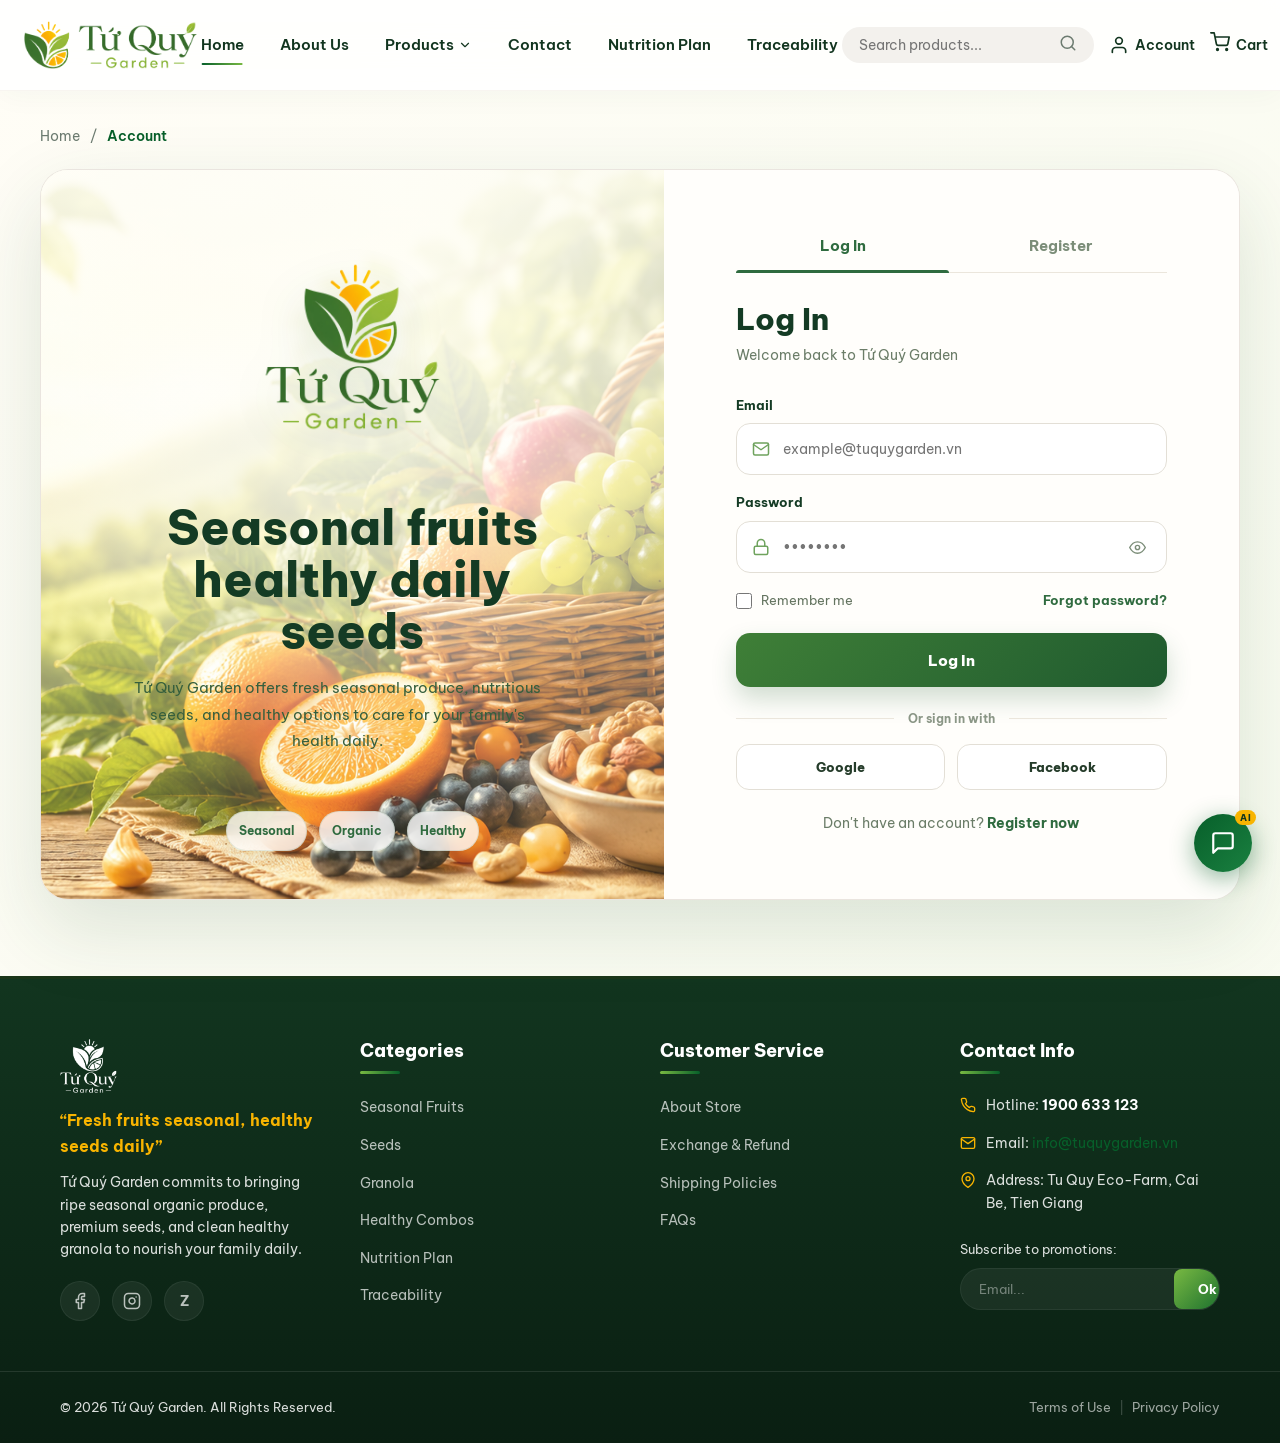
<file: login.html>
<!DOCTYPE html>
<html lang="en">
<head>
  <meta charset="UTF-8">
  <meta name="viewport" content="width=device-width, initial-scale=1.0">
  <title>Đăng nhập & Đăng ký | Tứ Quý Garden</title>
  <meta name="description" content="Đăng nhập hoặc đăng ký tài khoản Tứ Quý Garden để quản lý đơn hàng và tích lũy ưu đãi.">
  <link rel="icon" type="image/png" href="images/logo/logo.png">
  <link rel="stylesheet" href="styles/main.css">
  <style>
    body {
      background: linear-gradient(135deg, #fffdf6 0%, #f7fbef 100%);
    }

    .auth-page-wrapper {
      padding: 34px 20px 76px;
    }

    .auth-breadcrumb {
      display: flex;
      list-style: none;
      gap: 10px;
      font-size: 14px;
      margin: 0 auto 22px;
      padding: 0;
      max-width: 1200px;
    }

    .auth-breadcrumb a,
    .auth-breadcrumb-separator {
      color: var(--color-text-light);
    }

    .auth-breadcrumb-current {
      color: var(--color-primary);
      font-weight: 600;
    }

    .auth-page-container {
      width: 100%;
      max-width: 1200px;
      margin: 0 auto;
      background: #fffefb;
      border-radius: 28px;
      overflow: hidden;
      box-shadow: 0 30px 80px rgba(31, 77, 43, 0.14);
      border: 1px solid rgba(226, 221, 213, 0.72);
      display: grid;
      grid-template-columns: 52% 48%;
      min-height: 680px;
      animation: authCardEnter 0.7s ease both;
    }

    .auth-banner {
      position: relative;
      isolation: isolate;
      min-height: 680px;
      padding: 58px 54px 48px;
      color: #163d24;
      display: flex;
      flex-direction: column;
      align-items: center;
      text-align: center;
      justify-content: flex-start;
      overflow: hidden;
      background: #fbfdf2;
    }

    .auth-banner::before {
      content: '';
      position: absolute;
      inset: 0;
      background-image: url('images/image/trái cây.png');
      background-size: cover;
      background-position: center bottom;
      background-repeat: no-repeat;
      transform: scale(1.02);
      transform-origin: center bottom;
      animation: bannerBreath 16s ease-in-out infinite alternate;
      z-index: -3;
    }

    .auth-banner::after {
      content: '';
      position: absolute;
      inset: 0;
      background:
        linear-gradient(180deg, rgba(255, 254, 247, 0.88) 0%, rgba(255, 254, 247, 0.58) 43%, rgba(255, 254, 247, 0.08) 100%),
        radial-gradient(circle at 50% 26%, rgba(255, 255, 255, 0.82) 0%, rgba(255, 255, 255, 0.42) 32%, rgba(255, 255, 255, 0) 62%);
      z-index: -2;
    }

    .auth-banner-top {
      position: relative;
      z-index: 2;
      width: 100%;
      display: flex;
      justify-content: center;
      margin-top: 6px;
    }

    .auth-banner-top .banner-logo,
    .auth-brand-logo {
      width: clamp(198px, 19vw, 238px);
      height: auto;
      filter: drop-shadow(0 14px 24px rgba(31, 77, 43, 0.14));
    }

    .auth-banner-middle {
      position: relative;
      z-index: 2;
      max-width: 440px;
      margin: 30px auto 0;
    }

    .auth-banner-copy {
      display: none;
    }

    .auth-page-container[data-auth-mode='login'] .auth-banner-copy.login-copy,
    .auth-page-container[data-auth-mode='register'] .auth-banner-copy.register-copy {
      display: block;
      animation: formSlideFade 0.45s ease both;
    }

    .auth-brand-title {
      color: #143b24;
      font-size: clamp(34px, 4vw, 48px);
      line-height: 1.08;
      font-weight: 800;
      margin: 0 0 18px;
      letter-spacing: 0;
    }

    .auth-brand-desc {
      color: #365f3d;
      font-size: 15px;
      line-height: 1.75;
      margin: 0;
      max-width: 410px;
    }

    .auth-banner-bottom {
      position: relative;
      z-index: 2;
      display: flex;
      gap: 12px;
      flex-wrap: wrap;
      margin-top: auto;
    }

    .auth-feature-pill {
      display: inline-flex;
      align-items: center;
      gap: 7px;
      padding: 9px 12px;
      border-radius: 999px;
      background: rgba(255, 255, 255, 0.78);
      border: 1px solid rgba(47, 107, 63, 0.12);
      color: #2f6b3f;
      font-size: 12px;
      font-weight: 700;
      box-shadow: 0 8px 22px rgba(31, 77, 43, 0.08);
      backdrop-filter: blur(8px);
      animation: floatLeaf 6s ease-in-out infinite;
    }

    .auth-feature-pill:nth-child(2) {
      animation-delay: 0.8s;
    }

    .auth-feature-pill:nth-child(3) {
      animation-delay: 1.4s;
    }

    .auth-form-side {
      background: #fffefb;
      padding: 64px 72px;
      display: flex;
      flex-direction: column;
      justify-content: center;
    }

    .auth-tabs {
      position: relative;
      display: grid;
      grid-template-columns: 1fr 1fr;
      gap: 4px;
      border-bottom: 1px solid #ebe6dc;
      margin-bottom: 28px;
    }

    .auth-tab {
      position: relative;
      text-align: center;
      padding: 0 0 14px;
      font-weight: 700;
      font-size: 15px;
      color: #7b8d78;
      cursor: pointer;
      transition: color 0.25s ease;
    }

    .auth-tab::after {
      content: '';
      position: absolute;
      left: 0;
      right: 0;
      bottom: -1px;
      height: 3px;
      border-radius: 999px 999px 0 0;
      background: #2f6b3f;
      transform: scaleX(0);
      transform-origin: center;
      transition: transform 0.28s ease;
    }

    .auth-tab.active {
      color: #2f6b3f;
    }

    .auth-tab.active::after {
      transform: scaleX(1);
    }

    .auth-form-panel {
      display: none;
    }

    .auth-form-panel.active {
      display: block;
      animation: formSlideFade 0.42s ease both;
    }

    .auth-form-title {
      color: #143b24;
      font-size: 30px;
      line-height: 1.2;
      margin: 0 0 8px;
      font-weight: 800;
    }

    .auth-form-subtitle {
      color: #6b7d68;
      font-size: 14px;
      line-height: 1.55;
      margin: 0 0 28px;
    }

    .auth-form-group {
      margin-bottom: 17px;
    }

    .auth-form-group label {
      display: block;
      font-size: 13px;
      font-weight: 700;
      margin-bottom: 8px;
      color: #143b24;
    }

    .auth-input-wrapper {
      position: relative;
    }

    .auth-input-icon {
      position: absolute;
      left: 16px;
      top: 50%;
      transform: translateY(-50%);
      color: #6fa35e;
      pointer-events: none;
      z-index: 2;
    }

    .auth-input,
    .auth-select {
      width: 100%;
      height: 52px;
      padding: 0 16px 0 46px;
      border-radius: 14px;
      border: 1px solid #e3dfd6;
      outline: none;
      font-size: 14px;
      color: #143b24;
      transition: border-color 0.2s ease, box-shadow 0.2s ease, transform 0.2s ease, background 0.2s ease;
      background-color: #ffffff;
      font-family: var(--font-sans);
      box-sizing: border-box;
    }

    .auth-select {
      appearance: none;
      cursor: pointer;
      padding-right: 42px;
      background-image: linear-gradient(45deg, transparent 50%, #2f6b3f 50%), linear-gradient(135deg, #2f6b3f 50%, transparent 50%);
      background-position: calc(100% - 20px) 22px, calc(100% - 15px) 22px;
      background-size: 5px 5px, 5px 5px;
      background-repeat: no-repeat;
    }

    .auth-input:focus,
    .auth-select:focus {
      border-color: #2f6b3f;
      background: #ffffff;
      box-shadow: 0 0 0 4px rgba(47, 107, 63, 0.08);
      transform: translateY(-1px);
    }

    .password-toggle-btn {
      position: absolute;
      right: 14px;
      top: 50%;
      transform: translateY(-50%);
      width: 30px;
      height: 30px;
      border: none;
      background: transparent;
      color: #7b8d78;
      cursor: pointer;
      display: inline-flex;
      align-items: center;
      justify-content: center;
      border-radius: 50%;
    }

    .password-toggle-btn:hover {
      background: #edf5ea;
      color: #2f6b3f;
    }

    .auth-input.has-toggle {
      padding-right: 48px;
    }

    .auth-grid-2 {
      display: grid;
      grid-template-columns: 1fr 1fr;
      gap: 15px;
    }

    .auth-grid-password {
      display: grid;
      grid-template-columns: 1fr 1fr;
      gap: 15px;
    }

    .auth-flex-row {
      display: flex;
      justify-content: space-between;
      align-items: center;
      margin-bottom: 22px;
      font-size: 13px;
      gap: 14px;
    }

    .auth-checkbox-label {
      display: flex;
      align-items: center;
      gap: 9px;
      cursor: pointer;
      color: #647460;
      line-height: 1.35;
    }

    .auth-checkbox-label input {
      accent-color: #2f6b3f;
      width: 16px;
      height: 16px;
      flex-shrink: 0;
    }

    .auth-forgot-link,
    .auth-inline-link {
      color: #2f6b3f;
      font-weight: 700;
      border: none;
      background: transparent;
      padding: 0;
      cursor: pointer;
      font-size: inherit;
      font-family: inherit;
    }

    .auth-forgot-link:hover,
    .auth-inline-link:hover {
      color: #1f5a2f;
      text-decoration: underline;
    }

    .auth-submit-btn {
      width: 100%;
      height: 54px;
      border: none;
      border-radius: 14px;
      background: linear-gradient(135deg, #3f7f37, #1f5a2f);
      color: #ffffff;
      font-weight: 800;
      font-size: 15px;
      cursor: pointer;
      box-shadow: 0 12px 24px rgba(47, 107, 63, 0.22);
      transition: transform 0.2s ease, box-shadow 0.2s ease, filter 0.2s ease;
    }

    .auth-submit-btn:hover {
      transform: translateY(-2px);
      box-shadow: 0 16px 30px rgba(47, 107, 63, 0.28);
      filter: saturate(1.04);
    }

    .auth-submit-btn:active {
      transform: translateY(0);
      box-shadow: 0 10px 18px rgba(47, 107, 63, 0.2);
    }

    .auth-divider {
      display: flex;
      align-items: center;
      gap: 14px;
      margin: 22px 0 16px;
      color: #8a9686;
      font-size: 12px;
      font-weight: 700;
    }

    .auth-divider::before,
    .auth-divider::after {
      content: '';
      height: 1px;
      flex: 1;
      background: #ebe6dc;
    }

    .social-login-row {
      display: grid;
      grid-template-columns: 1fr 1fr;
      gap: 12px;
    }

    .social-login-btn {
      height: 46px;
      border-radius: 13px;
      border: 1px solid #e3dfd6;
      background: #ffffff;
      color: #253c2a;
      font-weight: 750;
      cursor: pointer;
      display: inline-flex;
      align-items: center;
      justify-content: center;
      gap: 9px;
      transition: transform 0.2s ease, box-shadow 0.2s ease, border-color 0.2s ease;
    }

    .social-login-btn:hover {
      transform: translateY(-1px);
      border-color: rgba(47, 107, 63, 0.28);
      box-shadow: 0 10px 20px rgba(31, 77, 43, 0.08);
    }

    .auth-bottom-prompt {
      margin: 22px 0 0;
      color: #6b7d68;
      font-size: 14px;
      text-align: center;
    }

    .auth-terms-row {
      margin: 4px 0 20px;
      font-size: 13px;
    }

    @keyframes authCardEnter {
      from { opacity: 0; transform: translateY(24px) scale(0.98); }
      to { opacity: 1; transform: translateY(0) scale(1); }
    }

    @keyframes formSlideFade {
      from { opacity: 0; transform: translateX(12px); }
      to { opacity: 1; transform: translateX(0); }
    }

    @keyframes bannerBreath {
      from { transform: scale(1.02); }
      to { transform: scale(1.08); }
    }

    @keyframes floatLeaf {
      0%, 100% { transform: translateY(0) rotate(0deg); }
      50% { transform: translateY(-8px) rotate(2deg); }
    }

    @media (max-width: 992px) {
      .auth-page-wrapper {
        padding: 26px 18px 60px;
      }

      .auth-page-container {
        max-width: 92vw;
        grid-template-columns: 48% 52%;
      }

      .auth-banner {
        padding: 44px 34px 38px;
      }

      .auth-form-side {
        padding: 48px 42px;
      }

      .auth-brand-title {
        font-size: 36px;
      }
    }

    @media (max-width: 768px) {
      .auth-page-wrapper {
        padding: 20px 14px 46px;
      }

      .auth-breadcrumb {
        padding: 0 4px;
      }

      .auth-page-container {
        max-width: 100%;
        grid-template-columns: 1fr;
        border-radius: 22px;
      }

      .auth-banner {
        min-height: 320px;
        padding: 26px 24px 30px;
      }

      .auth-banner::before {
        background-position: center bottom;
      }

      .auth-banner-top .banner-logo,
      .auth-brand-logo {
        width: 152px;
      }

      .auth-banner-middle {
        margin: 18px 0 0;
      }

      .auth-brand-title {
        font-size: 30px;
        max-width: 330px;
      }

      .auth-brand-desc {
        font-size: 13.5px;
        max-width: 360px;
      }

      .auth-banner-bottom {
        display: none;
      }

      .auth-form-side {
        padding: 34px 22px 38px;
      }

      .auth-grid-2,
      .auth-grid-password,
      .social-login-row {
        grid-template-columns: 1fr;
      }

      .auth-flex-row {
        align-items: flex-start;
        flex-direction: column;
      }
    }

    @media (prefers-reduced-motion: reduce) {
      * {
        animation: none !important;
        transition: none !important;
      }
    }
  </style>
</head>
<body class="lang-vi">

  <!-- HEADER -->
  <header class="main-header">
    <div class="header-container container">
      <!-- Logo -->
      <a href="index.html" class="logo">
        <img src="images/logo/logo.png" alt="Tứ Quý Garden Logo" class="logo-img">
      </a>

      <!-- Mobile toggle menu -->
      <button class="mobile-toggle" id="mobile-toggle" aria-label="Toggle Navigation">
        <svg xmlns="http://www.w3.org/2000/svg" width="24" height="24" viewBox="0 0 24 24" fill="none" stroke="currentColor" stroke-width="2" stroke-linecap="round" stroke-linejoin="round">
          <line x1="3" y1="12" x2="21" y2="12"></line>
          <line x1="3" y1="6" x2="21" y2="6"></line>
          <line x1="3" y1="18" x2="21" y2="18"></line>
        </svg>
      </button>

      <!-- Navigation links -->
      <nav class="main-nav" id="main-nav">
        <ul class="nav-list">
          <li>
            <a href="index.html" class="nav-link">
              <span class="lang-vi">Trang chủ</span>
              <span class="lang-en">Home</span>
            </a>
          </li>
          <li>
            <a href="about.html" class="nav-link">
              <span class="lang-vi">Về chúng tôi</span>
              <span class="lang-en">About Us</span>
            </a>
          </li>
          <li class="dropdown">
            <a href="products.html" class="nav-link dropdown-toggle">
              <span class="lang-vi">Sản phẩm</span>
              <span class="lang-en">Products</span>
              <svg xmlns="http://www.w3.org/2000/svg" width="14" height="14" viewBox="0 0 24 24" fill="none" stroke="currentColor" stroke-width="2" stroke-linecap="round" stroke-linejoin="round" class="dropdown-chevron">
                <polyline points="6 9 12 15 18 9"></polyline>
              </svg>
            </a>
            <ul class="dropdown-menu">
              <li>
                <a href="products.html?category=all">
                  <span class="lang-vi">Tất cả sản phẩm</span>
                  <span class="lang-en">All Products</span>
                </a>
              </li>
              <li>
                <a href="products.html?category=Fruits">
                  <span class="lang-vi">Trái cây tươi</span>
                  <span class="lang-en">Fresh Fruits</span>
                </a>
              </li>
              <li>
                <a href="products.html?category=Nutritional Seeds">
                  <span class="lang-vi">Hạt dinh dưỡng</span>
                  <span class="lang-en">Nutritional Seeds</span>
                </a>
              </li>
              <li>
                <a href="products.html?category=Granola">
                  <span class="lang-vi">Granola ngũ cốc</span>
                  <span class="lang-en">Granola</span>
                </a>
              </li>
              <li>
                <a href="products.html?category=Combo Healthy">
                  <span class="lang-vi">Combo sống khỏe</span>
                  <span class="lang-en">Combo Healthy</span>
                </a>
              </li>
            </ul>
          </li>
          <li>
            <a href="index.html#footer-contact" class="nav-link">
              <span class="lang-vi">Liên hệ</span>
              <span class="lang-en">Contact</span>
            </a>
          </li>
          <li>
            <a href="nutrition.html" class="nav-link">
              <span class="lang-vi">Dinh dưỡng cá nhân</span>
              <span class="lang-en">Nutrition Plan</span>
            </a>
          </li>
          <li>
            <a href="traceability.html" class="nav-link">
              <span class="lang-vi">Truy xuất nguồn gốc</span>
              <span class="lang-en">Traceability</span>
            </a>
          </li>
        </ul>
      </nav>

      <!-- Right actions -->
      <div class="header-actions">
        <!-- Search bar -->
        <div class="search-bar">
          <input type="text" placeholder="Search products..." id="header-search-input">
          <button class="search-btn" id="header-search-btn" aria-label="Search">
            <svg xmlns="http://www.w3.org/2000/svg" width="18" height="18" viewBox="0 0 24 24" fill="none" stroke="currentColor" stroke-width="2" stroke-linecap="round" stroke-linejoin="round">
              <circle cx="11" cy="11" r="8"></circle>
              <line x1="21" y1="21" x2="16.65" y2="16.65"></line>
            </svg>
          </button>
        </div>

        <!-- Language toggle button -->
        <button class="lang-switch-btn" id="lang-toggle-btn" title="Toggle Language">
          <span class="lang-vi">EN</span>
          <span class="lang-en">VI</span>
        </button>

        <!-- Account -->
        <a href="login.html" class="action-icon-btn profile-btn active" id="header-profile-btn" title="Account">
          <svg xmlns="http://www.w3.org/2000/svg" width="20" height="20" viewBox="0 0 24 24" fill="none" stroke="currentColor" stroke-width="2" stroke-linecap="round" stroke-linejoin="round">
            <path d="M20 21v-2a4 4 0 0 0-4-4H8a4 4 0 0 0-4 4v2"></path>
            <circle cx="12" cy="7" r="4"></circle>
          </svg>
          <span class="btn-text">
            <span class="lang-vi" id="header-profile-txt-vi">Tài khoản</span>
            <span class="lang-en" id="header-profile-txt-en">Account</span>
          </span>
        </a>

        <!-- Cart -->
        <a href="cart.html" class="action-icon-btn cart-btn" title="Cart">
          <div class="cart-icon-wrapper">
            <svg xmlns="http://www.w3.org/2000/svg" width="20" height="20" viewBox="0 0 24 24" fill="none" stroke="currentColor" stroke-width="2" stroke-linecap="round" stroke-linejoin="round">
              <circle cx="9" cy="21" r="1"></circle>
              <circle cx="20" cy="21" r="1"></circle>
              <path d="M1 1h4l2.68 13.39a2 2 0 0 0 2 1.61h9.72a2 2 0 0 0 2-1.61L23 6H6"></path>
            </svg>
            <span class="cart-badge" id="header-cart-badge" style="display:none;">0</span>
          </div>
          <span class="btn-text">
            <span class="lang-vi">Giỏ hàng</span>
            <span class="lang-en">Cart</span>
          </span>
        </a>
      </div>
    </div>
  </header>

  <!-- CONTENT -->
  <main class="auth-page-wrapper">
    <!-- Breadcrumbs -->
    <ul class="auth-breadcrumb">
      <li><a href="index.html"><span class="lang-vi">Trang chủ</span><span class="lang-en">Home</span></a></li>
      <li><span class="auth-breadcrumb-separator">/</span></li>
      <li class="auth-breadcrumb-current"><span class="lang-vi">Tài khoản</span><span class="lang-en">Account</span></li>
    </ul>

    <div class="auth-page-container auth-card" id="auth-page-container" data-auth-mode="login">
      <!-- Left side banner -->
      <div class="auth-banner auth-brand-panel">
        <div class="auth-banner-top">
          <img src="images/logo/logo.png" alt="Tứ Quý Garden Logo" class="banner-logo auth-brand-logo">
        </div>
        <div class="auth-banner-middle">
          <div class="auth-banner-copy login-copy">
            <h2 class="auth-brand-title">
              <span class="lang-vi">Fresh fruits seasonal<br>healthy seeds daily</span>
              <span class="lang-en">Seasonal fruits<br>healthy daily seeds</span>
            </h2>
            <p class="auth-brand-desc">
              <span class="lang-vi">Tứ Quý Garden mang đến nông sản theo mùa tươi ngon, hạt dinh dưỡng và sản phẩm lành mạnh - chăm sóc sức khỏe cho bạn và gia đình mỗi ngày.</span>
              <span class="lang-en">Tứ Quý Garden offers fresh seasonal produce, nutritious seeds, and healthy options to care for your family's health daily.</span>
            </p>
          </div>
          <div class="auth-banner-copy register-copy">
            <h2 class="auth-brand-title">
              <span class="lang-vi">Chào mừng bạn đến<br>với Tứ Quý Garden</span>
              <span class="lang-en">Welcome to<br>Tứ Quý Garden</span>
            </h2>
            <p class="auth-brand-desc">
              <span class="lang-vi">Tạo tài khoản để khám phá nông sản tươi theo mùa, lưu sản phẩm yêu thích và nhận ưu đãi dành riêng cho thành viên.</span>
              <span class="lang-en">Create an account to discover fresh seasonal produce, save your favorites, and get exclusive member rewards.</span>
            </p>
          </div>
        </div>
        <div class="auth-banner-bottom">
          <span class="auth-feature-pill">
            <span class="lang-vi">Theo mùa</span>
            <span class="lang-en">Seasonal</span>
          </span>
          <span class="auth-feature-pill">
            <span class="lang-vi">Hữu cơ</span>
            <span class="lang-en">Organic</span>
          </span>
          <span class="auth-feature-pill">
            <span class="lang-vi">Lành mạnh</span>
            <span class="lang-en">Healthy</span>
          </span>
        </div>
      </div>

      <!-- Right side forms -->
      <div class="auth-form-side">
        <div class="auth-tabs">
          <div class="auth-tab active" id="tab-login" onclick="switchAuthTab('login')">
            <span class="lang-vi">Đăng nhập</span>
            <span class="lang-en">Log In</span>
          </div>
          <div class="auth-tab" id="tab-register" onclick="switchAuthTab('register')">
            <span class="lang-vi">Đăng ký</span>
            <span class="lang-en">Register</span>
          </div>
        </div>

        <!-- Login Form -->
        <div class="auth-form-panel active" id="panel-login">
          <h1 class="auth-form-title">
            <span class="lang-vi">Đăng nhập</span>
            <span class="lang-en">Log In</span>
          </h1>
          <p class="auth-form-subtitle">
            <span class="lang-vi">Chào mừng bạn quay lại Tứ Quý Garden</span>
            <span class="lang-en">Welcome back to Tứ Quý Garden</span>
          </p>
          <form id="auth-login-form">
            <div class="auth-form-group">
              <label for="login-email"><span class="lang-vi">Email</span><span class="lang-en">Email</span></label>
              <div class="auth-input-wrapper">
                <svg class="auth-input-icon" xmlns="http://www.w3.org/2000/svg" width="18" height="18" viewBox="0 0 24 24" fill="none" stroke="currentColor" stroke-width="2" stroke-linecap="round" stroke-linejoin="round"><path d="M4 4h16c1.1 0 2 .9 2 2v12c0 1.1-.9 2-2 2H4c-1.1 0-2-.9-2-2V6c0-1.1.9-2 2-2z"></path><polyline points="22,6 12,13 2,6"></polyline></svg>
                <input type="email" id="login-email" class="auth-input" required placeholder="example@tuquygarden.vn">
              </div>
            </div>
            <div class="auth-form-group">
              <label for="login-password"><span class="lang-vi">Mật khẩu</span><span class="lang-en">Password</span></label>
              <div class="auth-input-wrapper">
                <svg class="auth-input-icon" xmlns="http://www.w3.org/2000/svg" width="18" height="18" viewBox="0 0 24 24" fill="none" stroke="currentColor" stroke-width="2" stroke-linecap="round" stroke-linejoin="round"><rect x="3" y="11" width="18" height="11" rx="2" ry="2"></rect><path d="M7 11V7a5 5 0 0 1 10 0v4"></path></svg>
                <input type="password" id="login-password" class="auth-input has-toggle" required placeholder="••••••••">
                <button type="button" class="password-toggle-btn" onclick="togglePasswordVisibility('login-password', this)" aria-label="Hiện hoặc ẩn mật khẩu">
                  <svg xmlns="http://www.w3.org/2000/svg" width="17" height="17" viewBox="0 0 24 24" fill="none" stroke="currentColor" stroke-width="2" stroke-linecap="round" stroke-linejoin="round"><path d="M1 12s4-8 11-8 11 8 11 8-4 8-11 8-11-8-11-8z"></path><circle cx="12" cy="12" r="3"></circle></svg>
                </button>
              </div>
            </div>

            <div class="auth-flex-row">
              <label class="auth-checkbox-label">
                <input type="checkbox" id="login-remember">
                <span class="lang-vi">Ghi nhớ đăng nhập</span>
                <span class="lang-en">Remember me</span>
              </label>
              <a href="#" class="auth-forgot-link" onclick="handleForgotPassword(event)">
                <span class="lang-vi">Quên mật khẩu?</span>
                <span class="lang-en">Forgot password?</span>
              </a>
            </div>

            <button type="submit" class="auth-submit-btn">
              <span class="lang-vi">Đăng nhập</span>
              <span class="lang-en">Log In</span>
            </button>

            <div class="auth-divider">
              <span>
                <span class="lang-vi">Hoặc đăng nhập với</span>
                <span class="lang-en">Or sign in with</span>
              </span>
            </div>
            <div class="social-login-row">
              <button type="button" class="social-login-btn google-btn" onclick="window.handleGoogleLogin()">Google</button>
              <button type="button" class="social-login-btn" onclick="showToast('Tính năng đăng nhập Facebook đang được mô phỏng.', 'info')">Facebook</button>
            </div>

            <p class="auth-bottom-prompt">
              <span class="lang-vi">Chưa có tài khoản? <button type="button" class="auth-inline-link" onclick="switchAuthTab('register')">Đăng ký ngay</button></span>
              <span class="lang-en">Don't have an account? <button type="button" class="auth-inline-link" onclick="switchAuthTab('register')">Register now</button></span>
            </p>
          </form>
        </div>

        <!-- Register Form -->
        <div class="auth-form-panel" id="panel-register">
          <h1 class="auth-form-title">
            <span class="lang-vi">Đăng ký</span>
            <span class="lang-en">Register</span>
          </h1>
          <p class="auth-form-subtitle">
            <span class="lang-vi">Tạo tài khoản để nhận ưu đãi và gợi ý dinh dưỡng cá nhân</span>
            <span class="lang-en">Create an account for exclusive deals and personalized nutrition plans</span>
          </p>
          <form id="auth-register-form">
            <div class="auth-form-group">
              <label for="register-name"><span class="lang-vi">Họ và tên</span><span class="lang-en">Full Name</span></label>
              <div class="auth-input-wrapper">
                <svg class="auth-input-icon" xmlns="http://www.w3.org/2000/svg" width="18" height="18" viewBox="0 0 24 24" fill="none" stroke="currentColor" stroke-width="2" stroke-linecap="round" stroke-linejoin="round"><path d="M20 21v-2a4 4 0 0 0-4-4H8a4 4 0 0 0-4 4v2"></path><circle cx="12" cy="7" r="4"></circle></svg>
                <input type="text" id="register-name" class="auth-input" required placeholder="Nguyễn Văn A">
              </div>
            </div>

            <div class="auth-grid-2">
              <div class="auth-form-group">
                <label for="register-email"><span class="lang-vi">Email</span><span class="lang-en">Email</span></label>
                <div class="auth-input-wrapper">
                  <svg class="auth-input-icon" xmlns="http://www.w3.org/2000/svg" width="18" height="18" viewBox="0 0 24 24" fill="none" stroke="currentColor" stroke-width="2" stroke-linecap="round" stroke-linejoin="round"><path d="M4 4h16c1.1 0 2 .9 2 2v12c0 1.1-.9 2-2 2H4c-1.1 0-2-.9-2-2V6c0-1.1.9-2 2-2z"></path><polyline points="22,6 12,13 2,6"></polyline></svg>
                  <input type="email" id="register-email" class="auth-input" required placeholder="name@domain.com">
                </div>
              </div>
              <div class="auth-form-group">
                <label for="register-phone"><span class="lang-vi">Số điện thoại</span><span class="lang-en">Phone</span></label>
                <div class="auth-input-wrapper">
                  <svg class="auth-input-icon" xmlns="http://www.w3.org/2000/svg" width="18" height="18" viewBox="0 0 24 24" fill="none" stroke="currentColor" stroke-width="2" stroke-linecap="round" stroke-linejoin="round"><path d="M22 16.92v3a2 2 0 0 1-2.18 2 19.79 19.79 0 0 1-8.63-3.07 19.5 19.5 0 0 1-6-6A19.79 19.79 0 0 1 2.33 4.11 2 2 0 0 1 4.31 2h3a2 2 0 0 1 2 1.72c.13.98.35 1.95.66 2.86a2 2 0 0 1-.45 2.11L8.25 9.96a16 16 0 0 0 5.79 5.79l1.27-1.27a2 2 0 0 1 2.11-.45c.91.31 1.88.53 2.86.66A2 2 0 0 1 22 16.92z"></path></svg>
                  <input type="tel" id="register-phone" class="auth-input" required placeholder="0912345678">
                </div>
              </div>
            </div>

            <div class="auth-grid-password">
              <div class="auth-form-group">
                <label for="register-password"><span class="lang-vi">Mật khẩu</span><span class="lang-en">Password</span></label>
                <div class="auth-input-wrapper">
                  <svg class="auth-input-icon" xmlns="http://www.w3.org/2000/svg" width="18" height="18" viewBox="0 0 24 24" fill="none" stroke="currentColor" stroke-width="2" stroke-linecap="round" stroke-linejoin="round"><rect x="3" y="11" width="18" height="11" rx="2" ry="2"></rect><path d="M7 11V7a5 5 0 0 1 10 0v4"></path></svg>
                  <input type="password" id="register-password" class="auth-input has-toggle" required placeholder="••••••••">
                  <button type="button" class="password-toggle-btn" onclick="togglePasswordVisibility('register-password', this)" aria-label="Hiện hoặc ẩn mật khẩu">
                    <svg xmlns="http://www.w3.org/2000/svg" width="17" height="17" viewBox="0 0 24 24" fill="none" stroke="currentColor" stroke-width="2" stroke-linecap="round" stroke-linejoin="round"><path d="M1 12s4-8 11-8 11 8 11 8-4 8-11 8-11-8-11-8z"></path><circle cx="12" cy="12" r="3"></circle></svg>
                  </button>
                </div>
              </div>

              <div class="auth-form-group">
                <label for="register-goal">
                  <span class="lang-vi">Mục tiêu sức khỏe</span>
                  <span class="lang-en">Health Goal</span>
                </label>
                <div class="auth-input-wrapper">
                  <svg class="auth-input-icon" xmlns="http://www.w3.org/2000/svg" width="18" height="18" viewBox="0 0 24 24" fill="none" stroke="currentColor" stroke-width="2" stroke-linecap="round" stroke-linejoin="round"><path d="M12 22s8-4 8-10V5l-8-3-8 3v7c0 6 8 10 8 10z"></path></svg>
                  <select id="register-goal" class="auth-select">
                    <option value="Eat Clean">Eat Clean</option>
                    <option value="Tăng cơ">Tăng cơ / Gym & Fitness</option>
                    <option value="Giảm cân">Giảm cân / Weight Loss</option>
                    <option value="Mẹ bầu">Mẹ bầu & Bé / Mother & Baby</option>
                    <option value="Gia đình">Sức khỏe Gia đình / Family Health</option>
                  </select>
                </div>
              </div>
            </div>

            <label class="auth-checkbox-label auth-terms-row">
              <input type="checkbox" required>
              <span>
                <span class="lang-vi">Tôi đồng ý với điều khoản sử dụng và chính sách bảo mật.</span>
                <span class="lang-en">I agree to the terms of service and privacy policy.</span>
              </span>
            </label>

            <button type="submit" class="auth-submit-btn">
              <span class="lang-vi">Đăng ký tài khoản</span>
              <span class="lang-en">Create Account</span>
            </button>

            <p class="auth-bottom-prompt">
              <span class="lang-vi">Đã có tài khoản? <button type="button" class="auth-inline-link" onclick="switchAuthTab('login')">Đăng nhập</button></span>
              <span class="lang-en">Already have an account? <button type="button" class="auth-inline-link" onclick="switchAuthTab('login')">Log In</button></span>
            </p>
          </form>
        </div>
      </div>
    </div>
  </main>

  <!-- FOOTER -->
  <footer class="main-footer" id="footer-contact">
    <div class="footer-top container">
      <div class="footer-block brand-block">
        <a href="index.html" class="footer-logo">
          <img src="images/logo/logo_white.png" alt="Tứ Quý Garden Logo" class="footer-logo-img">
        </a>
        <p class="footer-tagline">“Fresh fruits seasonal, healthy seeds daily”</p>
        <p class="footer-desc">
          <span class="lang-vi">Tứ Quý Garden cam kết mang đến nông sản hữu cơ theo mùa tươi ngon, hạt dinh dưỡng chọn lọc và granola lành mạnh chăm sóc sức khỏe gia đình bạn mỗi ngày.</span>
          <span class="lang-en">Tứ Quý Garden commits to bringing ripe seasonal organic produce, premium seeds, and clean healthy granola to nourish your family daily.</span>
        </p>
      </div>

      <div class="footer-block">
        <h3 class="footer-title">
          <span class="lang-vi">Danh mục</span><span class="lang-en">Categories</span>
        </h3>
        <ul class="footer-links">
          <li><a href="products.html?category=Fruits"><span class="lang-vi">Trái cây theo mùa</span><span class="lang-en">Seasonal Fruits</span></a></li>
          <li><a href="products.html?category=Nutritional Seeds"><span class="lang-vi">Hạt dinh dưỡng</span><span class="lang-en">Seeds</span></a></li>
          <li><a href="products.html?category=Granola"><span class="lang-vi">Granola ngũ cốc</span><span class="lang-en">Granola</span></a></li>
          <li><a href="products.html?category=Combo Healthy"><span class="lang-vi">Combo sống khỏe</span><span class="lang-en">Healthy Combos</span></a></li>
          <li><a href="nutrition.html"><span class="lang-vi">Dinh dưỡng cá nhân</span><span class="lang-en">Nutrition Plan</span></a></li>
          <li><a href="traceability.html"><span class="lang-vi">Tra cứu nguồn gốc</span><span class="lang-en">Traceability</span></a></li>
        </ul>
      </div>

      <div class="footer-block">
        <h3 class="footer-title">
          <span class="lang-vi">Hỗ trợ khách hàng</span><span class="lang-en">Customer Service</span>
        </h3>
        <ul class="footer-links">
          <li><a href="about.html"><span class="lang-vi">Giới thiệu cửa hàng</span><span class="lang-en">About Store</span></a></li>
          <li><a href="about.html"><span class="lang-vi">Chính sách đổi trả</span><span class="lang-en">Exchange & Refund</span></a></li>
          <li><a href="about.html"><span class="lang-vi">Chính sách giao hàng</span><span class="lang-en">Shipping Policies</span></a></li>
        </ul>
      </div>

      <div class="footer-block contact-block">
        <h3 class="footer-title">
          <span class="lang-vi">Kết nối với chúng tôi</span><span class="lang-en">Contact Info</span>
        </h3>
        <ul class="contact-info-list">
          <li>
            <svg xmlns="http://www.w3.org/2000/svg" width="16" height="16" viewBox="0 0 24 24" fill="none" stroke="currentColor" stroke-width="2" stroke-linecap="round" stroke-linejoin="round"><path d="M22 16.92v3a2 2 0 0 1-2.18 2 19.79 19.79 0 0 1-8.63-3.07 19.5 19.5 0 0 1-6-6 19.79 19.79 0 0 1-3.07-8.67A2 2 0 0 1 4.11 2h3a2 2 0 0 1 2 1.72 12.84 12.84 0 0 0 .7 2.81 2 2 0 0 1-.45 2.11L8.09 9.91a16 16 0 0 0 6 6l1.27-1.27a2 2 0 0 1 2.11-.45 12.84 12.84 0 0 0 2.81.7A2 2 0 0 1 22 16.92z"></path></svg>
            <span>Hotline: <strong>1900 633 123</strong></span>
          </li>
          <li>
            <svg xmlns="http://www.w3.org/2000/svg" width="16" height="16" viewBox="0 0 24 24" fill="none" stroke="currentColor" stroke-width="2" stroke-linecap="round" stroke-linejoin="round"><path d="M4 4h16c1.1 0 2 .9 2 2v12c0 1.1-.9 2-2 2H4c-1.1 0-2-.9-2-2V6c0-1.1.9-2 2-2z"></path><polyline points="22,6 12,13 2,6"></polyline></svg>
            <span>Email: <a href="mailto:info@tuquygarden.vn">info@tuquygarden.vn</a></span>
          </li>
          <li>
            <svg xmlns="http://www.w3.org/2000/svg" width="16" height="16" viewBox="0 0 24 24" fill="none" stroke="currentColor" stroke-width="2" stroke-linecap="round" stroke-linejoin="round"><path d="M21 10c0 7-9 13-9 13s-9-6-9-13a9 9 0 0 1 18 0z"></path><circle cx="12" cy="10" r="3"></circle></svg>
            <span>Address: Cai Be, Tien Giang</span>
          </li>
        </ul>
      </div>
    </div>

    <div class="footer-bottom">
      <div class="container footer-bottom-content">
        <p class="copyright-txt">&copy; 2026 Tứ Quý Garden. All Rights Reserved.</p>
        <div class="footer-bottom-links">
          <a href="about.html"><span class="lang-vi">Điều khoản sử dụng</span><span class="lang-en">Terms of Use</span></a>
          <span class="divider">|</span>
          <a href="about.html"><span class="lang-vi">Chính sách bảo mật</span><span class="lang-en">Privacy Policy</span></a>
        </div>
      </div>
    </div>
  </footer>

  <!-- Scripts -->
  <script src="https://accounts.google.com/gsi/client" async defer></script>
  <script src="data/data.js"></script>
  <script src="services/cartService.js"></script>
  <script src="services/authService.js"></script>
  <script src="js/common.js"></script>
  <script src="js/login.js"></script>
</body>
</html>
</file>
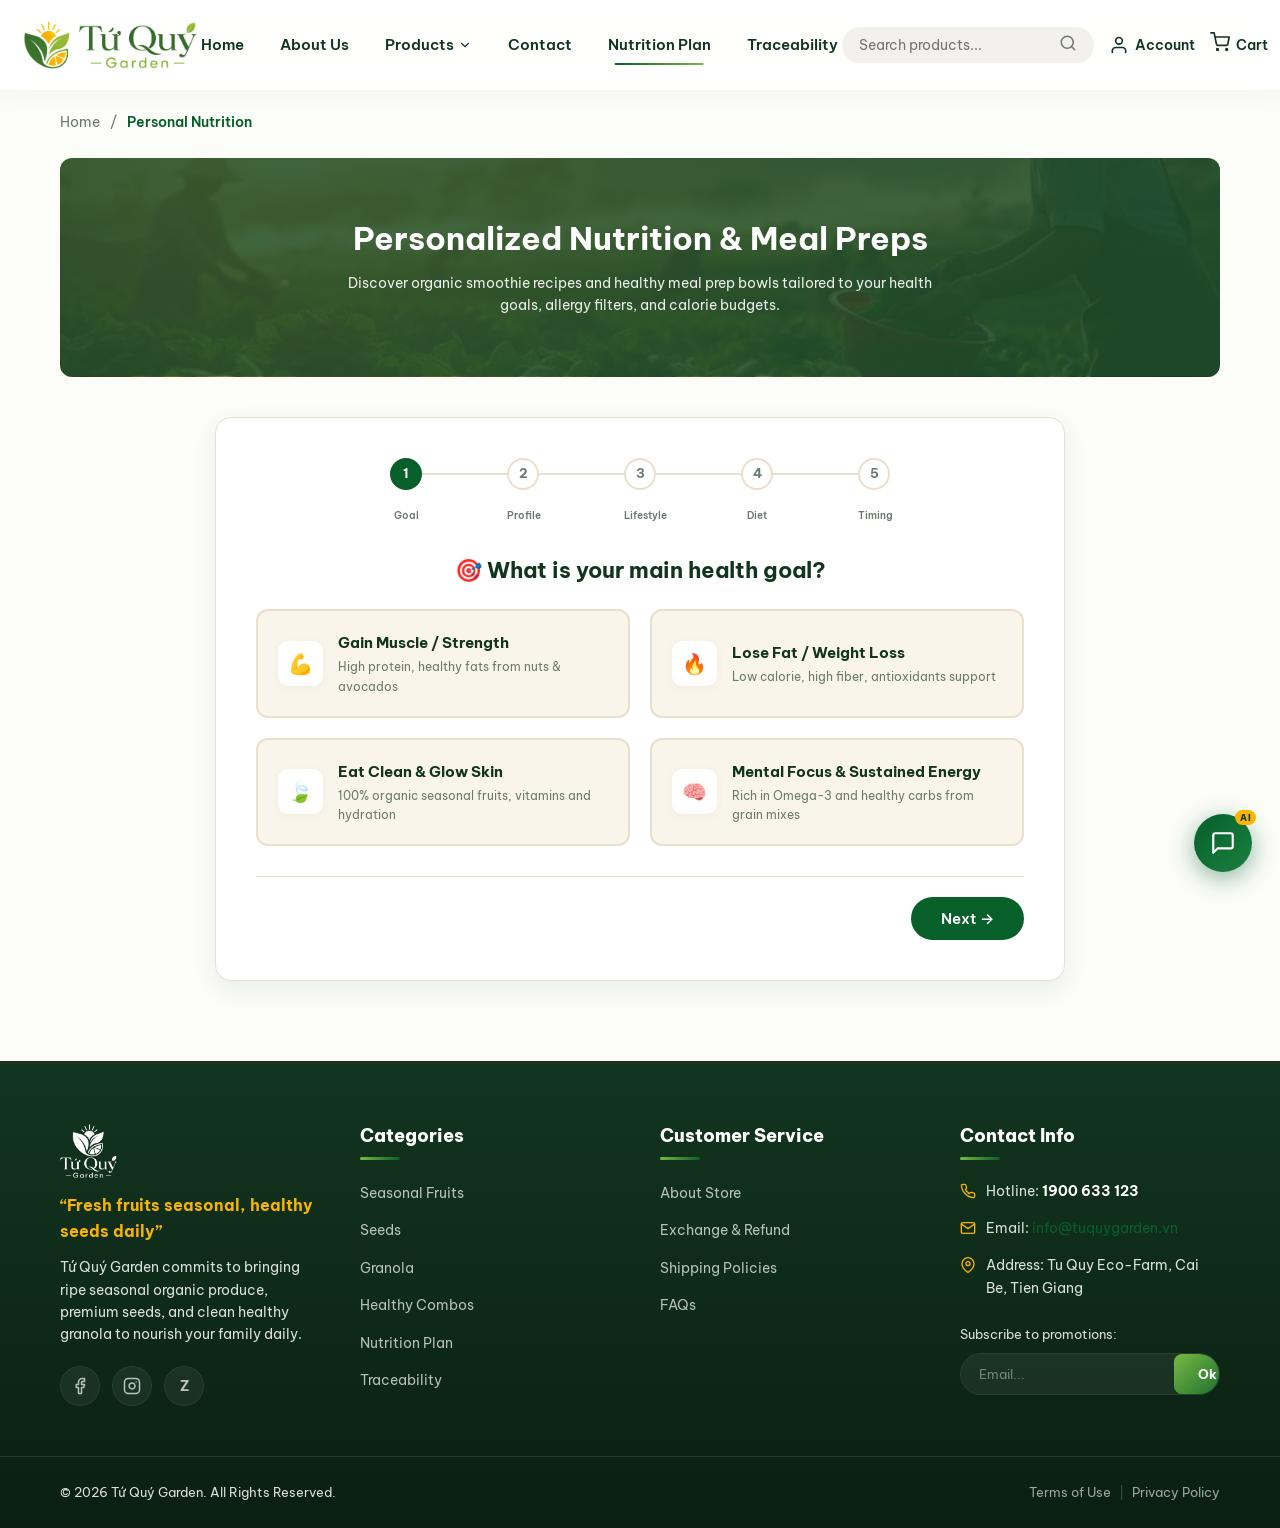
<file: nutrition.html>
<!DOCTYPE html>
<html lang="en">
<head>
  <meta charset="UTF-8">
  <meta name="viewport" content="width=device-width, initial-scale=1.0">
  <title>Cá nhân hóa Dinh dưỡng | Tứ Quý Garden</title>
  <meta name="description" content="Tư vấn dinh dưỡng cá nhân và thiết lập công thức sinh tố, meal prep tốt cho sức khỏe tại Tứ Quý Garden.">
  <link rel="icon" type="image/png" href="images/logo/logo.png">
  <link rel="stylesheet" href="styles/main.css">
  <style>
    .nutrition-hero-section {
      background-image: linear-gradient(rgba(31, 77, 43, 0.85), rgba(31, 77, 43, 0.85)), url('images/image/image2.jpg');
      background-size: cover;
      background-position: center;
      padding: 60px 0;
      color: white;
      text-align: center;
      border-radius: 12px;
      margin-top: 20px;
    }
    .nutrition-hero-section h1 {
      color: white;
      font-size: 32px;
      margin-bottom: 12px;
    }
    .nutrition-hero-section p {
      opacity: 0.9;
      font-size: 14px;
      max-width: 600px;
      margin: 0 auto;
      line-height: 1.6;
    }
    
    /* Quiz Studio Container */
    .studio-card {
      background: var(--color-white);
      border: 1px solid var(--color-gray-border);
      border-radius: 16px;
      padding: 40px;
      box-shadow: var(--shadow-md);
      margin: 40px auto 70px auto;
      max-width: 850px;
      transition: var(--transition-smooth);
    }
    
    /* Steps Wizard Navigation */
    .quiz-progress-bar {
      display: flex;
      justify-content: space-between;
      position: relative;
      margin-bottom: 40px;
      max-width: 500px;
      margin-left: auto;
      margin-right: auto;
    }
    .quiz-progress-bar::before {
      content: "";
      position: absolute;
      top: 50%;
      left: 0;
      width: 100%;
      height: 2px;
      background: var(--color-gray-border);
      z-index: 1;
      transform: translateY(-50%);
    }
    .quiz-progress-fill {
      position: absolute;
      top: 50%;
      left: 0;
      width: 0%;
      height: 2px;
      background: var(--color-primary);
      z-index: 2;
      transform: translateY(-50%);
      transition: width 0.3s ease;
    }
    .quiz-step-node {
      width: 32px;
      height: 32px;
      border-radius: 50%;
      background: var(--color-white);
      border: 2px solid var(--color-gray-border);
      z-index: 3;
      display: flex;
      align-items: center;
      justify-content: center;
      font-weight: 700;
      font-size: 13px;
      color: var(--color-text-light);
      transition: var(--transition-smooth);
    }
    .quiz-step-node.active {
      border-color: var(--color-primary);
      background: var(--color-primary);
      color: white;
    }
    .quiz-step-node.completed {
      border-color: var(--color-secondary);
      background: var(--color-secondary);
      color: white;
    }

    /* Steps content style */
    .quiz-step-content {
      display: none;
      animation: fadeIn 0.4s ease;
    }
    .quiz-step-content.active {
      display: block;
    }
    .step-title {
      font-size: 22px;
      color: var(--color-text-dark);
      margin-bottom: 25px;
      text-align: center;
    }
    
    /* Options Grid */
    .options-grid {
      display: grid;
      grid-template-columns: 1fr 1fr;
      gap: 20px;
      margin-bottom: 30px;
    }
    .option-card {
      background: var(--color-cream-light);
      border: 2px solid var(--color-gray-border);
      border-radius: 12px;
      padding: 20px;
      cursor: pointer;
      display: flex;
      align-items: center;
      gap: 15px;
      transition: var(--transition-smooth);
    }
    .option-card:hover {
      border-color: var(--color-secondary);
      background: white;
      transform: translateY(-2px);
    }
    .option-card.selected {
      border-color: var(--color-primary);
      background: var(--color-cream);
      box-shadow: var(--shadow-sm);
    }
    .option-icon {
      background: white;
      width: 45px;
      height: 45px;
      border-radius: 10px;
      display: flex;
      align-items: center;
      justify-content: center;
      box-shadow: var(--shadow-sm);
      color: var(--color-primary);
      font-size: 20px;
      flex-shrink: 0;
    }
    .option-info {
      text-align: left;
    }
    .option-label {
      font-weight: 700;
      color: var(--color-text-dark);
      font-size: 15px;
      margin-bottom: 2px;
    }
    .option-desc {
      font-size: 12px;
      color: var(--color-text-light);
    }

    /* Allergen checkboxes */
    .allergens-row {
      display: flex;
      flex-wrap: wrap;
      gap: 12px;
      justify-content: center;
      margin-bottom: 25px;
    }
    .allergen-tag {
      background: white;
      border: 1px solid var(--color-gray-border);
      border-radius: 20px;
      padding: 8px 18px;
      font-size: 13.5px;
      font-weight: 600;
      cursor: pointer;
      display: flex;
      align-items: center;
      gap: 6px;
      transition: var(--transition-smooth);
    }
    .allergen-tag:hover {
      border-color: var(--color-secondary);
    }
    .allergen-tag.selected {
      border-color: var(--color-danger);
      background: #FFF0ED;
      color: var(--color-danger);
    }

    /* Custom Sliders for Stats */
    .stats-form-group {
      margin-bottom: 20px;
      max-width: 500px;
      margin-left: auto;
      margin-right: auto;
      text-align: left;
    }
    .stats-form-group label {
      font-weight: 700;
      font-size: 14px;
      color: var(--color-text-dark);
      display: flex;
      justify-content: space-between;
      margin-bottom: 8px;
    }
    .stats-form-group input[type="range"] {
      width: 100%;
      height: 6px;
      background: var(--color-gray-border);
      border-radius: 5px;
      outline: none;
      -webkit-appearance: none;
    }
    .stats-form-group input[type="range"]::-webkit-slider-thumb {
      -webkit-appearance: none;
      width: 20px;
      height: 20px;
      border-radius: 50%;
      background: var(--color-primary);
      cursor: pointer;
      box-shadow: var(--shadow-sm);
    }

    /* Navigation Buttons */
    .quiz-nav-row {
      display: flex;
      justify-content: space-between;
      margin-top: 30px;
      border-top: 1px solid var(--color-gray-border);
      padding-top: 20px;
    }

    /* Result Dashboard styles */
    .results-dashboard {
      display: none;
      animation: fadeIn 0.5s ease;
    }
    .results-dashboard.active {
      display: block;
    }
    
    .stats-grid {
      display: grid;
      grid-template-columns: 1fr 1.2fr;
      gap: 30px;
      margin-bottom: 40px;
    }
    
    /* Radial Macro Chart */
    .macro-chart-container {
      background: var(--color-cream-light);
      border-radius: 12px;
      border: 1px solid var(--color-gray-border);
      padding: 25px;
      display: flex;
      flex-direction: column;
      align-items: center;
      justify-content: center;
    }
    .macro-total-calories {
      font-size: 32px;
      font-weight: 800;
      color: var(--color-primary);
      margin-top: 10px;
    }
    
    /* Recommendations & Recipes */
    .recipe-card {
      background: white;
      border: 1px solid var(--color-gray-border);
      border-radius: 12px;
      padding: 25px;
      box-shadow: var(--shadow-sm);
      display: grid;
      grid-template-columns: 180px 1fr;
      gap: 25px;
    }
    .recipe-img {
      width: 100%;
      height: 180px;
      object-fit: cover;
      border-radius: 8px;
      border: 1px solid var(--color-gray-border);
      background: var(--color-cream-light);
      padding: 10px;
    }

    .nutri-tag-row {
      display: flex;
      gap: 10px;
      flex-wrap: wrap;
      margin-top: 12px;
      margin-bottom: 15px;
    }
    .nutri-tag {
      background: var(--color-gray-light);
      border-radius: 20px;
      padding: 4px 12px;
      font-size: 12px;
      font-weight: 600;
      color: var(--color-text-light);
    }
    .nutri-tag.protein { background: #EAF2F8; color: #2980B9; }
    .nutri-tag.carbs { background: #FEF9E7; color: #D4AC0D; }
    .nutri-tag.fat { background: #FDEDEC; color: #CB4335; }

    .ingredients-table {
      width: 100%;
      border-collapse: collapse;
      margin-top: 15px;
      font-size: 13px;
      text-align: left;
    }
    .ingredients-table th {
      border-bottom: 2px solid var(--color-gray-border);
      padding: 8px;
      color: var(--color-text-dark);
      font-weight: 700;
    }
    .ingredients-table td {
      border-bottom: 1px solid var(--color-gray-light);
      padding: 8px;
      color: var(--color-text-light);
    }

    @media (max-width: 768px) {
      .options-grid {
        grid-template-columns: 1fr;
        gap: 15px;
      }
      .stats-grid {
        grid-template-columns: 1fr;
      }
      .recipe-card {
        grid-template-columns: 1fr;
        text-align: center;
      }
      .recipe-img {
        width: 150px;
        height: 150px;
        margin: 0 auto;
      }
      .studio-card {
        padding: 20px;
      }
    }
    
    /* Print Styling */
    @media print {
      body * {
        visibility: hidden;
      }
      #print-area, #print-area * {
        visibility: visible;
      }
      #print-area {
        position: absolute;
        left: 0;
        top: 0;
        width: 100%;
      }
      .no-print {
        display: none !important;
      }
    }
  </style>
</head>
<body class="lang-vi">

  <!-- HEADER -->
  <header class="main-header">
    <div class="header-container container">
      <!-- Logo -->
      <a href="index.html" class="logo">
        <img src="images/logo/logo ngang.png" alt="Tứ Quý Garden Logo" class="logo-img">
      </a>

      <!-- Mobile toggle menu -->
      <button class="mobile-toggle" id="mobile-toggle" aria-label="Toggle Navigation">
        <svg xmlns="http://www.w3.org/2000/svg" width="24" height="24" viewBox="0 0 24 24" fill="none" stroke="currentColor" stroke-width="2" stroke-linecap="round" stroke-linejoin="round">
          <line x1="3" y1="12" x2="21" y2="12"></line>
          <line x1="3" y1="6" x2="21" y2="6"></line>
          <line x1="3" y1="18" x2="21" y2="18"></line>
        </svg>
      </button>

      <!-- Navigation links -->
      <nav class="main-nav" id="main-nav">
        <ul class="nav-list">
          <li>
            <a href="index.html" class="nav-link">
              <span class="lang-vi">Trang chủ</span>
              <span class="lang-en">Home</span>
            </a>
          </li>
          <li>
            <a href="about.html" class="nav-link">
              <span class="lang-vi">Về chúng tôi</span>
              <span class="lang-en">About Us</span>
            </a>
          </li>
          <li class="dropdown">
            <a href="products.html" class="nav-link dropdown-toggle">
              <span class="lang-vi">Sản phẩm</span>
              <span class="lang-en">Products</span>
              <svg xmlns="http://www.w3.org/2000/svg" width="14" height="14" viewBox="0 0 24 24" fill="none" stroke="currentColor" stroke-width="2" stroke-linecap="round" stroke-linejoin="round" class="dropdown-chevron">
                <polyline points="6 9 12 15 18 9"></polyline>
              </svg>
            </a>
            <ul class="dropdown-menu">
              <li>
                <a href="products.html?category=all">
                  <span class="lang-vi">Tất cả sản phẩm</span>
                  <span class="lang-en">All Products</span>
                </a>
              </li>
              <li>
                <a href="products.html?category=Fruits">
                  <span class="lang-vi">Trái cây tươi</span>
                  <span class="lang-en">Fresh Fruits</span>
                </a>
              </li>
              <li>
                <a href="products.html?category=Nutritional Seeds">
                  <span class="lang-vi">Hạt dinh dưỡng</span>
                  <span class="lang-en">Nutritional Seeds</span>
                </a>
              </li>
              <li>
                <a href="products.html?category=Granola">
                  <span class="lang-vi">Granola ngũ cốc</span>
                  <span class="lang-en">Granola</span>
                </a>
              </li>
              <li>
                <a href="products.html?category=Combo Healthy">
                  <span class="lang-vi">Combo sống khỏe</span>
                  <span class="lang-en">Combo Healthy</span>
                </a>
              </li>
            </ul>
          </li>
          <li>
            <a href="nutrition.html" class="nav-link active">
              <span class="lang-vi">Dinh dưỡng cá nhân</span>
              <span class="lang-en">Nutrition Plan</span>
            </a>
          </li>
          <li>
            <a href="traceability.html" class="nav-link">
              <span class="lang-vi">Truy xuất nguồn gốc</span>
              <span class="lang-en">Traceability</span>
            </a>
          </li>
        </ul>
      </nav>

      <!-- Right actions -->
      <div class="header-actions">
        <!-- Search bar -->
        <div class="search-bar">
          <input type="text" placeholder="Search products..." id="header-search-input">
          <button class="search-btn" id="header-search-btn" aria-label="Search">
            <svg xmlns="http://www.w3.org/2000/svg" width="18" height="18" viewBox="0 0 24 24" fill="none" stroke="currentColor" stroke-width="2" stroke-linecap="round" stroke-linejoin="round">
              <circle cx="11" cy="11" r="8"></circle>
              <line x1="21" y1="21" x2="16.65" y2="16.65"></line>
            </svg>
          </button>
        </div>

        <!-- Language toggle button -->
        <button class="lang-switch-btn" id="lang-toggle-btn" title="Toggle Language">
          <span class="lang-vi">EN</span>
          <span class="lang-en">VI</span>
        </button>

        <!-- Account -->
        <a href="login.html" class="action-icon-btn profile-btn" id="header-profile-btn" title="Account">
          <svg xmlns="http://www.w3.org/2000/svg" width="20" height="20" viewBox="0 0 24 24" fill="none" stroke="currentColor" stroke-width="2" stroke-linecap="round" stroke-linejoin="round">
            <path d="M20 21v-2a4 4 0 0 0-4-4H8a4 4 0 0 0-4 4v2"></path>
            <circle cx="12" cy="7" r="4"></circle>
          </svg>
          <span class="btn-text">
            <span class="lang-vi" id="header-profile-txt-vi">Tài khoản</span>
            <span class="lang-en" id="header-profile-txt-en">Account</span>
          </span>
        </a>

        <!-- Cart -->
        <a href="cart.html" class="action-icon-btn cart-btn" title="Cart">
          <div class="cart-icon-wrapper">
            <svg xmlns="http://www.w3.org/2000/svg" width="20" height="20" viewBox="0 0 24 24" fill="none" stroke="currentColor" stroke-width="2" stroke-linecap="round" stroke-linejoin="round">
              <circle cx="9" cy="21" r="1"></circle>
              <circle cx="20" cy="21" r="1"></circle>
              <path d="M1 1h4l2.68 13.39a2 2 0 0 0 2 1.61h9.72a2 2 0 0 0 2-1.61L23 6H6"></path>
            </svg>
            <span class="cart-badge" id="header-cart-badge" style="display:none;">0</span>
          </div>
          <span class="btn-text">
            <span class="lang-vi">Giỏ hàng</span>
            <span class="lang-en">Cart</span>
          </span>
        </a>
      </div>
    </div>
  </header>

  <!-- CONTENT -->
  <div class="container" style="margin-bottom: 80px;">
    <!-- Breadcrumbs -->
    <ul class="breadcrumb" style="display:flex; list-style:none; gap:10px; font-size:14px; margin-top: 20px; padding:0;">
      <li><a href="index.html" style="color:var(--color-text-light);"><span class="lang-vi">Trang chủ</span><span class="lang-en">Home</span></a></li>
      <li><span style="color:var(--color-text-light);">/</span></li>
      <li style="color:var(--color-primary); font-weight:600;"><span class="lang-vi">Dinh dưỡng cá nhân</span><span class="lang-en">Personal Nutrition</span></li>
    </ul>

    <!-- Hero Section -->
    <div class="nutrition-hero-section">
      <div class="container">
        <h1>
          <span class="lang-vi">Cá Nhân Hóa Dinh Dưỡng Theo Mục Tiêu</span>
          <span class="lang-en">Personalized Nutrition & Meal Preps</span>
        </h1>
        <p>
          <span class="lang-vi">Khám phá công thức sinh tố hữu cơ và meal prep thiết kế riêng cho cơ thể bạn dựa trên mục tiêu tăng cơ, giảm mỡ, chống dị ứng hoặc detox thanh nhiệt.</span>
          <span class="lang-en">Discover organic smoothie recipes and healthy meal prep bowls tailored to your health goals, allergy filters, and calorie budgets.</span>
        </p>
      </div>
    </div>

    <!-- Quiz Wizard Card -->
    <div class="studio-card">
      <!-- Steps nodes (5 steps) -->
      <div class="quiz-progress-bar no-print">
        <div class="quiz-progress-fill" id="progress-fill"></div>
        <div class="quiz-step-node active" data-step="1">1</div>
        <div class="quiz-step-node" data-step="2">2</div>
        <div class="quiz-step-node" data-step="3">3</div>
        <div class="quiz-step-node" data-step="4">4</div>
        <div class="quiz-step-node" data-step="5">5</div>
      </div>

      <!-- Step labels -->
      <div class="no-print" style="display:flex; justify-content:space-between; max-width:500px; margin:-22px auto 32px auto; font-size:10px; color:var(--color-text-light); font-weight:600; text-align:center;">
        <span style="width:32px;"><span class="lang-vi">Mục tiêu</span><span class="lang-en">Goal</span></span>
        <span style="width:32px;"><span class="lang-vi">Thể trạng</span><span class="lang-en">Profile</span></span>
        <span style="width:32px;"><span class="lang-vi">Lối sống</span><span class="lang-en">Lifestyle</span></span>
        <span style="width:32px;"><span class="lang-vi">Chế độ ăn</span><span class="lang-en">Diet</span></span>
        <span style="width:32px;"><span class="lang-vi">Thời điểm</span><span class="lang-en">Timing</span></span>
      </div>

      <!-- Quiz Form Area -->
      <div id="quiz-form-area" class="no-print">

        <!-- STEP 1: CHOOSE GOAL -->
        <div class="quiz-step-content active" id="quiz-step-1">
          <h2 class="step-title">
            <span class="lang-vi">🎯 Mục tiêu sức khỏe của bạn là gì?</span>
            <span class="lang-en">🎯 What is your main health goal?</span>
          </h2>
          <div class="options-grid">
            <div class="option-card" onclick="selectGoal('gain-muscle', this)">
              <div class="option-icon">💪</div>
              <div class="option-info">
                <div class="option-label"><span class="lang-vi">Tăng cơ & Bồi bổ lực</span><span class="lang-en">Gain Muscle / Strength</span></div>
                <div class="option-desc"><span class="lang-vi">Giàu Protein, bổ sung amino acid tốt từ hạt và bơ sáp</span><span class="lang-en">High protein, healthy fats from nuts & avocados</span></div>
              </div>
            </div>
            <div class="option-card" onclick="selectGoal('lose-fat', this)">
              <div class="option-icon">🔥</div>
              <div class="option-info">
                <div class="option-label"><span class="lang-vi">Giảm mỡ & Kiểm soát cân nặng</span><span class="lang-en">Lose Fat / Weight Loss</span></div>
                <div class="option-desc"><span class="lang-vi">Thấp calo, giàu xơ, chống oxy hóa, hỗ trợ tiêu hóa</span><span class="lang-en">Low calorie, high fiber, antioxidants support</span></div>
              </div>
            </div>
            <div class="option-card" onclick="selectGoal('eat-clean', this)">
              <div class="option-icon">🍃</div>
              <div class="option-info">
                <div class="option-label"><span class="lang-vi">Eat Clean & Đẹp da, Thải độc</span><span class="lang-en">Eat Clean & Glow Skin</span></div>
                <div class="option-desc"><span class="lang-vi">Nông sản mùa hữu cơ 100%, bổ sung vitamin khoáng chất</span><span class="lang-en">100% organic seasonal fruits, vitamins and hydration</span></div>
              </div>
            </div>
            <div class="option-card" onclick="selectGoal('brain-focus', this)">
              <div class="option-icon">🧠</div>
              <div class="option-info">
                <div class="option-label"><span class="lang-vi">Tập trung trí não & Năng lượng</span><span class="lang-en">Mental Focus & Sustained Energy</span></div>
                <div class="option-desc"><span class="lang-vi">Omega-3 từ quả óc chó, dồi dào năng lượng tốt từ granola</span><span class="lang-en">Rich in Omega-3 and healthy carbs from grain mixes</span></div>
              </div>
            </div>
          </div>
        </div>

        <!-- STEP 2: PERSONAL INFO (Gender / Age / Weight / Height + live BMI preview) -->
        <div class="quiz-step-content" id="quiz-step-2">
          <h2 class="step-title">
            <span class="lang-vi">📋 Thông tin cơ thể của bạn</span>
            <span class="lang-en">📋 Your Body Profile</span>
          </h2>

          <!-- Gender selection -->
          <div style="text-align:center; margin-bottom:24px;">
            <p style="font-weight:700; font-size:14px; color:var(--color-text-dark); margin-bottom:12px;">
              <span class="lang-vi">Giới tính:</span><span class="lang-en">Gender:</span>
            </p>
            <div style="display:flex; gap:15px; justify-content:center;">
              <div class="option-card selected" id="gender-male" onclick="selectGender('male', this)" style="max-width:155px; padding:15px 20px;">
                <div class="option-icon">♂️</div>
                <div class="option-info">
                  <div class="option-label"><span class="lang-vi">Nam</span><span class="lang-en">Male</span></div>
                </div>
              </div>
              <div class="option-card" id="gender-female" onclick="selectGender('female', this)" style="max-width:155px; padding:15px 20px;">
                <div class="option-icon">♀️</div>
                <div class="option-info">
                  <div class="option-label"><span class="lang-vi">Nữ</span><span class="lang-en">Female</span></div>
                </div>
              </div>
            </div>
          </div>

          <!-- Age / Weight / Height number inputs -->
          <div style="display:grid; grid-template-columns:1fr 1fr 1fr; gap:18px; max-width:480px; margin:0 auto 24px auto;">
            <div>
              <label style="font-weight:700; font-size:13px; color:var(--color-text-dark); display:block; margin-bottom:7px; text-align:center;">
                <span class="lang-vi">Tuổi</span><span class="lang-en">Age</span>
              </label>
              <input type="number" id="input-age" min="10" max="90" value="25" oninput="updateBMIPreview()"
                style="width:100%; padding:10px 8px; border:2px solid var(--color-gray-border); border-radius:10px; font-size:18px; font-weight:700; color:var(--color-text-dark); text-align:center; outline:none; box-sizing:border-box;"
                onfocus="this.style.borderColor='var(--color-primary)'" onblur="this.style.borderColor='var(--color-gray-border)'">
              <div style="font-size:11px; color:var(--color-text-light); text-align:center; margin-top:4px;"><span class="lang-vi">tuổi</span><span class="lang-en">years</span></div>
            </div>
            <div>
              <label style="font-weight:700; font-size:13px; color:var(--color-text-dark); display:block; margin-bottom:7px; text-align:center;">
                <span class="lang-vi">Cân nặng</span><span class="lang-en">Weight</span>
              </label>
              <input type="number" id="input-weight" min="30" max="200" value="60" oninput="updateBMIPreview()"
                style="width:100%; padding:10px 8px; border:2px solid var(--color-gray-border); border-radius:10px; font-size:18px; font-weight:700; color:var(--color-text-dark); text-align:center; outline:none; box-sizing:border-box;"
                onfocus="this.style.borderColor='var(--color-primary)'" onblur="this.style.borderColor='var(--color-gray-border)'">
              <div style="font-size:11px; color:var(--color-text-light); text-align:center; margin-top:4px;">kg</div>
            </div>
            <div>
              <label style="font-weight:700; font-size:13px; color:var(--color-text-dark); display:block; margin-bottom:7px; text-align:center;">
                <span class="lang-vi">Chiều cao</span><span class="lang-en">Height</span>
              </label>
              <input type="number" id="input-height" min="100" max="230" value="165" oninput="updateBMIPreview()"
                style="width:100%; padding:10px 8px; border:2px solid var(--color-gray-border); border-radius:10px; font-size:18px; font-weight:700; color:var(--color-text-dark); text-align:center; outline:none; box-sizing:border-box;"
                onfocus="this.style.borderColor='var(--color-primary)'" onblur="this.style.borderColor='var(--color-gray-border)'">
              <div style="font-size:11px; color:var(--color-text-light); text-align:center; margin-top:4px;">cm</div>
            </div>
          </div>

          <!-- Live BMI + TDEE Preview Card -->
          <div style="background:linear-gradient(135deg,#f0faf0,#e6f5e6); border:1px solid var(--color-gray-border); border-radius:14px; padding:20px 30px; max-width:480px; margin:0 auto; display:flex; gap:0; justify-content:space-around; align-items:center; flex-wrap:wrap;">
            <div style="text-align:center; padding:0 10px;">
              <div style="font-size:11px; font-weight:700; color:var(--color-text-light); text-transform:uppercase; letter-spacing:1px; margin-bottom:5px;">BMI</div>
              <div style="font-size:36px; font-weight:800;" id="bmi-value">22.1</div>
              <div style="font-size:13px; font-weight:600;" id="bmi-category">Normal</div>
            </div>
            <div style="width:1px; height:55px; background:var(--color-gray-border);"></div>
            <div style="text-align:center; padding:0 10px;">
              <div style="font-size:11px; font-weight:700; color:var(--color-text-light); text-transform:uppercase; letter-spacing:1px; margin-bottom:5px;"><span class="lang-vi">Nhu cầu Calo/ngày</span><span class="lang-en">Daily Caloric Need</span></div>
              <div style="font-size:36px; font-weight:800; color:var(--color-primary);" id="tdee-preview">1,960</div>
              <div style="font-size:13px; font-weight:600; color:var(--color-text-light);">kcal</div>
            </div>
          </div>
        </div>

        <!-- STEP 3: ACTIVITY LEVEL & ALLERGENS -->
        <div class="quiz-step-content" id="quiz-step-3">
          <h2 class="step-title">
            <span class="lang-vi">🏃 Mức vận động & Dị ứng thực phẩm</span>
            <span class="lang-en">🏃 Activity Level & Food Allergies</span>
          </h2>

          <div class="stats-form-group">
            <label>
              <span><span class="lang-vi">Mức độ hoạt động thể chất:</span><span class="lang-en">Physical Activity Level:</span></span>
              <span id="label-activity-val" style="color:var(--color-primary); font-weight:700;"><span class="lang-vi">Vừa phải</span><span class="lang-en">Moderately Active</span></span>
            </label>
            <input type="range" id="input-activity" min="1" max="5" value="3" oninput="updateActivityLabel(this.value)">
            <div style="display:flex; justify-content:space-between; font-size:11px; color:var(--color-text-light); margin-top:5px;">
              <span><span class="lang-vi">Ngủ nghỉ</span><span class="lang-en">Sedentary</span></span>
              <span><span class="lang-vi">Nhẹ nhàng</span><span class="lang-en">Light</span></span>
              <span><span class="lang-vi">Vừa phải</span><span class="lang-en">Moderate</span></span>
              <span><span class="lang-vi">Tích cực</span><span class="lang-en">Very Active</span></span>
              <span><span class="lang-vi">Cường độ cao</span><span class="lang-en">Extreme</span></span>
            </div>
          </div>

          <div style="margin:28px 0 0 0; text-align:center;">
            <label style="font-weight:700; font-size:14px; color:var(--color-text-dark); display:block; margin-bottom:14px;">
              <span class="lang-vi">Chọn nguyên liệu bạn KHÔNG ăn được (Dị ứng / Không thích):</span>
              <span class="lang-en">Select ingredients you CANNOT eat (Allergies / Dislikes):</span>
            </label>
            <div class="allergens-row">
              <div class="allergen-tag" onclick="toggleAllergen('walnut', this)">🥜 <span class="lang-vi">Hạt óc chó</span><span class="lang-en">Walnut</span></div>
              <div class="allergen-tag" onclick="toggleAllergen('cashew', this)">🥜 <span class="lang-vi">Hạt điều</span><span class="lang-en">Cashew</span></div>
              <div class="allergen-tag" onclick="toggleAllergen('avocado', this)">🥑 <span class="lang-vi">Bơ sáp</span><span class="lang-en">Avocado</span></div>
              <div class="allergen-tag" onclick="toggleAllergen('mango', this)">🥭 <span class="lang-vi">Xoài</span><span class="lang-en">Mango</span></div>
              <div class="allergen-tag" onclick="toggleAllergen('melon', this)">🍈 <span class="lang-vi">Dưa lưới</span><span class="lang-en">Melon</span></div>
              <div class="allergen-tag" onclick="toggleAllergen('banana', this)">🍌 <span class="lang-vi">Chuối</span><span class="lang-en">Banana</span></div>
              <div class="allergen-tag" onclick="toggleAllergen('dairy', this)">🥛 <span class="lang-vi">Sữa bò</span><span class="lang-en">Dairy</span></div>
              <div class="allergen-tag" onclick="toggleAllergen('gluten', this)">🌾 <span class="lang-vi">Gluten / Lúa mì</span><span class="lang-en">Gluten / Wheat</span></div>
              <div class="allergen-tag" onclick="toggleAllergen('granola', this)">🥣 <span class="lang-vi">Granola / Yến mạch</span><span class="lang-en">Granola / Oats</span></div>
              <div class="allergen-tag" onclick="toggleAllergen('honey', this)">🍯 <span class="lang-vi">Mật ong</span><span class="lang-en">Honey</span></div>
              <div class="allergen-tag" onclick="toggleAllergen('citrus', this)">🍊 <span class="lang-vi">Cam / Quýt</span><span class="lang-en">Citrus fruits</span></div>
              <div class="allergen-tag" onclick="toggleAllergen('dragonfruit', this)">🐉 <span class="lang-vi">Thanh long</span><span class="lang-en">Dragon Fruit</span></div>
              <div class="allergen-tag" onclick="toggleAllergen('soy', this)">🫘 <span class="lang-vi">Đậu nành</span><span class="lang-en">Soy</span></div>
              <div class="allergen-tag" onclick="toggleAllergen('guava', this)">🍐 <span class="lang-vi">Ổi</span><span class="lang-en">Guava</span></div>
            </div>
          </div>
        </div>

        <!-- STEP 4: DIET PREFERENCE & SERVINGS -->
        <div class="quiz-step-content" id="quiz-step-4">
          <h2 class="step-title">
            <span class="lang-vi">🥗 Chế độ ăn & Khẩu phần mỗi lần</span>
            <span class="lang-en">🥗 Dietary Style & Serving Size</span>
          </h2>

          <div style="margin-bottom:24px;">
            <p style="font-weight:700; font-size:14px; color:var(--color-text-dark); margin-bottom:12px; text-align:center;">
              <span class="lang-vi">Bạn đang theo chế độ ăn nào?</span>
              <span class="lang-en">Which dietary style do you follow?</span>
            </p>
            <div class="options-grid">
              <div class="option-card selected" onclick="selectDiet('omnivore', this)">
                <div class="option-icon">🍖</div>
                <div class="option-info">
                  <div class="option-label"><span class="lang-vi">Ăn tạp (mặc định)</span><span class="lang-en">Omnivore (Default)</span></div>
                  <div class="option-desc"><span class="lang-vi">Cân bằng đầy đủ các nhóm thực phẩm</span><span class="lang-en">Balanced diet including all food groups</span></div>
                </div>
              </div>
              <div class="option-card" onclick="selectDiet('vegetarian', this)">
                <div class="option-icon">🥦</div>
                <div class="option-info">
                  <div class="option-label"><span class="lang-vi">Ăn chay có trứng/sữa</span><span class="lang-en">Vegetarian</span></div>
                  <div class="option-desc"><span class="lang-vi">Không thịt, nhưng dùng trứng và sữa</span><span class="lang-en">No meat, includes eggs and dairy</span></div>
                </div>
              </div>
              <div class="option-card" onclick="selectDiet('vegan', this)">
                <div class="option-icon">🌱</div>
                <div class="option-info">
                  <div class="option-label"><span class="lang-vi">Thuần chay (Vegan)</span><span class="lang-en">Vegan (Plant-Based)</span></div>
                  <div class="option-desc"><span class="lang-vi">Hoàn toàn không dùng sản phẩm động vật</span><span class="lang-en">Strictly plant-based, no animal products</span></div>
                </div>
              </div>
              <div class="option-card" onclick="selectDiet('keto', this)">
                <div class="option-icon">🥩</div>
                <div class="option-info">
                  <div class="option-label"><span class="lang-vi">Keto / Low-Carb</span><span class="lang-en">Keto / Low-Carb</span></div>
                  <div class="option-desc"><span class="lang-vi">Hạn chế tinh bột, tăng cường chất béo tốt</span><span class="lang-en">Restrict carbs, prioritize healthy fats</span></div>
                </div>
              </div>
            </div>
          </div>

          <div style="text-align:center;">
            <p style="font-weight:700; font-size:14px; color:var(--color-text-dark); margin-bottom:12px;">
              <span class="lang-vi">Khẩu phần mỗi lần pha chế:</span>
              <span class="lang-en">Serving size per batch:</span>
            </p>
            <div style="display:flex; gap:14px; justify-content:center; flex-wrap:wrap;">
              <div class="option-card selected" id="srv-1" onclick="selectServings(1, this)" style="max-width:130px; padding:16px 12px; flex-direction:column; text-align:center;">
                <div class="option-icon" style="margin:0 auto 8px auto; font-size:22px;">1×</div>
                <div class="option-label" style="font-size:13px;"><span class="lang-vi">1 khẩu phần</span><span class="lang-en">Single</span></div>
                <div class="option-desc"><span class="lang-vi">Cá nhân</span><span class="lang-en">For yourself</span></div>
              </div>
              <div class="option-card" id="srv-2" onclick="selectServings(2, this)" style="max-width:130px; padding:16px 12px; flex-direction:column; text-align:center;">
                <div class="option-icon" style="margin:0 auto 8px auto; font-size:22px;">2×</div>
                <div class="option-label" style="font-size:13px;"><span class="lang-vi">2 khẩu phần</span><span class="lang-en">Double</span></div>
                <div class="option-desc"><span class="lang-vi">Cho 2 người</span><span class="lang-en">For 2 people</span></div>
              </div>
              <div class="option-card" id="srv-3" onclick="selectServings(3, this)" style="max-width:130px; padding:16px 12px; flex-direction:column; text-align:center;">
                <div class="option-icon" style="margin:0 auto 8px auto; font-size:22px;">3×</div>
                <div class="option-label" style="font-size:13px;"><span class="lang-vi">3 khẩu phần</span><span class="lang-en">Triple</span></div>
                <div class="option-desc"><span class="lang-vi">Cả gia đình</span><span class="lang-en">Family size</span></div>
              </div>
            </div>
          </div>
        </div>

        <!-- STEP 5: CONSUMPTION TIME -->
        <div class="quiz-step-content" id="quiz-step-5">
          <h2 class="step-title">
            <span class="lang-vi">⏰ Thời điểm bạn muốn sử dụng meal prep?</span>
            <span class="lang-en">⏰ When will you consume the meal?</span>
          </h2>
          <div class="options-grid">
            <div class="option-card" onclick="selectTime('breakfast', this)">
              <div class="option-icon">☀️</div>
              <div class="option-info">
                <div class="option-label"><span class="lang-vi">Bữa sáng năng lượng</span><span class="lang-en">Breakfast Booster</span></div>
                <div class="option-desc"><span class="lang-vi">Nhanh chóng, bổ sung xơ, đánh thức năng lượng cơ thể</span><span class="lang-en">Quick digest, high energy to wake up the body</span></div>
              </div>
            </div>
            <div class="option-card" onclick="selectTime('workout', this)">
              <div class="option-icon">🏃‍♂️</div>
              <div class="option-info">
                <div class="option-label"><span class="lang-vi">Trước hoặc Sau tập luyện</span><span class="lang-en">Pre / Post Workout</span></div>
                <div class="option-desc"><span class="lang-vi">Chứa protein hấp thu nhanh và carbs bù đắp năng lượng</span><span class="lang-en">Active fuel & muscle restoration nutrients</span></div>
              </div>
            </div>
            <div class="option-card" onclick="selectTime('afternoon', this)">
              <div class="option-icon">☕</div>
              <div class="option-info">
                <div class="option-label"><span class="lang-vi">Bữa phụ xế chiều</span><span class="lang-en">Afternoon Snack</span></div>
                <div class="option-desc"><span class="lang-vi">Lành mạnh, kiểm soát cơn thèm ăn, ít calo</span><span class="lang-en">Satiety-inducing, calorie-controlled healthy bite</span></div>
              </div>
            </div>
            <div class="option-card" onclick="selectTime('all-day', this)">
              <div class="option-icon">⚖️</div>
              <div class="option-info">
                <div class="option-label"><span class="lang-vi">Thay thế bữa ăn chính</span><span class="lang-en">Meal Replacement</span></div>
                <div class="option-desc"><span class="lang-vi">Đầy đủ dinh dưỡng vàng, cân bằng Carbs, Protein & Chất béo</span><span class="lang-en">Fully balanced meal replacement formula</span></div>
              </div>
            </div>
          </div>
        </div>

        <!-- Navigation Buttons -->
        <div class="quiz-nav-row">
          <button class="btn btn-outline" id="btn-back" onclick="goBack()" style="padding:10px 24px; border-radius:40px; visibility:hidden;">
            <span class="lang-vi">← Quay lại</span><span class="lang-en">← Back</span>
          </button>
          <button class="btn btn-primary" id="btn-next" onclick="goNext()" style="padding:10px 28px; border-radius:40px; color:white;">
            <span class="lang-vi">Tiếp tục →</span><span class="lang-en">Next →</span>
          </button>
        </div>
      </div>

      <!-- RESULTS DASHBOARD -->
      <div class="results-dashboard" id="results-root">
        <div id="print-area">
          <h2 class="step-title" style="margin-bottom:5px;">
            <span class="lang-vi">Thực Đơn Dinh Dưỡng Cá Nhân Hóa</span>
            <span class="lang-en">Your Personalized Nutrition Card</span>
          </h2>
          <p style="text-align:center; color:var(--color-text-light); font-size:14px; margin-bottom:24px;">
            <span class="lang-vi">Được nghiên cứu bởi Chuyên gia dinh dưỡng Tứ Quý Garden</span>
            <span class="lang-en">Certified by Tứ Quý Garden Dieticians</span>
          </p>

          <!-- BMI / TDEE / Goal Summary Banner -->
          <div style="background:linear-gradient(135deg, var(--color-primary), var(--color-secondary)); border-radius:14px; padding:22px 30px; margin-bottom:30px; display:flex; justify-content:space-around; color:white; flex-wrap:wrap; gap:15px; align-items:center;">
            <div style="text-align:center;">
              <div style="font-size:11px; opacity:.85; text-transform:uppercase; letter-spacing:1.2px; margin-bottom:5px; font-weight:600;">BMI</div>
              <div style="font-size:34px; font-weight:800; line-height:1;" id="result-bmi-val">--</div>
              <div style="font-size:12px; opacity:.9; margin-top:4px;" id="result-bmi-cat">--</div>
            </div>
            <div style="width:1px; height:55px; background:rgba(255,255,255,.3);"></div>
            <div style="text-align:center;">
              <div style="font-size:11px; opacity:.85; text-transform:uppercase; letter-spacing:1.2px; margin-bottom:5px; font-weight:600;"><span class="lang-vi">Calo/ngày (TDEE)</span><span class="lang-en">Daily Calories (TDEE)</span></div>
              <div style="font-size:34px; font-weight:800; line-height:1;" id="result-tdee-val">--</div>
              <div style="font-size:12px; opacity:.9; margin-top:4px;">kcal</div>
            </div>
            <div style="width:1px; height:55px; background:rgba(255,255,255,.3);"></div>
            <div style="text-align:center;">
              <div style="font-size:11px; opacity:.85; text-transform:uppercase; letter-spacing:1.2px; margin-bottom:5px; font-weight:600;"><span class="lang-vi">Mục tiêu</span><span class="lang-en">Goal</span></div>
              <div style="font-size:28px; font-weight:800; line-height:1;" id="result-goal-icon">🎯</div>
              <div style="font-size:12px; opacity:.9; margin-top:4px;" id="result-goal-txt">--</div>
            </div>
          </div>

          <div class="stats-grid">
            <!-- Charts Column -->
            <div style="display:flex; flex-direction:column; gap:20px;">
              <!-- Macro donut / Radial chart -->
              <div class="macro-chart-container" style="background:var(--color-cream-light); border-radius:12px; border:1px solid var(--color-gray-border); padding:25px; display:flex; flex-direction:column; align-items:center; justify-content:center;">
                <h3 style="font-size:15px; color:var(--color-text-light); text-transform:uppercase; font-weight:600;"><span class="lang-vi">Tổng Calo đề xuất</span><span class="lang-en">Calorie Target</span></h3>
                <div class="macro-total-calories" id="macro-calories" style="font-size:32px; font-weight:800; color:var(--color-primary); margin-top:10px;">1,850 kcal</div>
                <!-- SVG Radial Chart -->
                <svg width="200" height="200" style="margin-top:15px;">
                  <circle cx="100" cy="100" r="70" fill="none" stroke="var(--color-gray-border)" stroke-width="15" />
                  <circle id="arc-protein" cx="100" cy="100" r="70" fill="none" stroke="#2980B9" stroke-width="15" stroke-dasharray="440" stroke-dashoffset="330" transform="rotate(-90, 100, 100)" stroke-linecap="round" />
                  <circle id="arc-carbs" cx="100" cy="100" r="70" fill="none" stroke="#F5C542" stroke-width="15" stroke-dasharray="440" stroke-dashoffset="220" transform="rotate(45, 100, 100)" stroke-linecap="round" />
                  <circle id="arc-fat" cx="100" cy="100" r="70" fill="none" stroke="#E06A55" stroke-width="15" stroke-dasharray="440" stroke-dashoffset="370" transform="rotate(180, 100, 100)" stroke-linecap="round" />
                  <text id="macro-ratio-label" x="100" y="105" text-anchor="middle" font-size="14" font-weight="700" fill="var(--color-text-dark)">Macros Ratio</text>
                </svg>
                <div style="display:flex; gap:12px; margin-top:20px; font-size:11px; font-weight:700; flex-wrap:wrap; justify-content:center;">
                  <span style="color:#2980B9; display:flex; align-items:center; gap:4px;">
                    <span style="display:inline-block; width:8px; height:8px; background:#2980B9; border-radius:2px;"></span>
                    <span class="lang-vi">Đạm:</span><span class="lang-en">Protein:</span> <span id="val-pct-protein">25%</span>
                  </span>
                  <span style="color:#F5C542; display:flex; align-items:center; gap:4px;">
                    <span style="display:inline-block; width:8px; height:8px; background:#F5C542; border-radius:2px;"></span>
                    <span class="lang-vi">Carbs:</span><span class="lang-en">Carbs:</span> <span id="val-pct-carbs">50%</span>
                  </span>
                  <span style="color:#E06A55; display:flex; align-items:center; gap:4px;">
                    <span style="display:inline-block; width:8px; height:8px; background:#E06A55; border-radius:2px;"></span>
                    <span class="lang-vi">Béo:</span><span class="lang-en">Fat:</span> <span id="val-pct-fat">25%</span>
                  </span>
                </div>
              </div>

              <!-- Line Chart Progress Projection -->
              <div class="line-chart-container" style="background:white; border:1px solid var(--color-gray-border); border-radius:12px; padding:20px; box-shadow:var(--shadow-sm); display:flex; flex-direction:column; align-items:center;">
                <h3 style="font-size:13px; color:var(--color-text-light); text-transform:uppercase; font-weight:600; margin-bottom:12px; text-align:center;">
                  <span class="lang-vi">Dự báo tiến trình (7 ngày tới)</span>
                  <span class="lang-en">7-Day Progress Forecast</span>
                </h3>
                <svg id="svg-line-chart" width="280" height="150" style="margin-top:10px; overflow:visible;">
                  <line x1="35" y1="20" x2="35" y2="120" stroke="var(--color-gray-border)" stroke-width="1" />
                  <line x1="35" y1="120" x2="275" y2="120" stroke="var(--color-gray-border)" stroke-width="1" />
                  <text id="y-label-max" x="30" y="25" text-anchor="end" font-size="9" fill="var(--color-text-light)">Max</text>
                  <text id="y-label-mid" x="30" y="75" text-anchor="end" font-size="9" fill="var(--color-text-light)">Mid</text>
                  <text id="y-label-min" x="30" y="120" text-anchor="end" font-size="9" fill="var(--color-text-light)">Min</text>
                  <text x="35" y="135" text-anchor="middle" font-size="8" fill="var(--color-text-light)">N1</text>
                  <text x="75" y="135" text-anchor="middle" font-size="8" fill="var(--color-text-light)">N2</text>
                  <text x="115" y="135" text-anchor="middle" font-size="8" fill="var(--color-text-light)">N3</text>
                  <text x="155" y="135" text-anchor="middle" font-size="8" fill="var(--color-text-light)">N4</text>
                  <text x="195" y="135" text-anchor="middle" font-size="8" fill="var(--color-text-light)">N5</text>
                  <text x="235" y="135" text-anchor="middle" font-size="8" fill="var(--color-text-light)">N6</text>
                  <text x="275" y="135" text-anchor="middle" font-size="8" fill="var(--color-text-light)">N7</text>
                  <path id="chart-area-path" d="" fill="rgba(47, 107, 47, 0.1)" stroke="none" />
                  <path id="chart-line-path" d="" fill="none" stroke="var(--color-primary)" stroke-width="3" stroke-linecap="round" />
                  <g id="chart-dots-group"></g>
                </svg>
              </div>
            </div>

            <!-- Recipe Description -->
            <div>
              <h3 style="font-size:18px; color:var(--color-text-dark); margin-bottom:15px;" id="rec-title">Avocado Mango Nut Smoothie</h3>
              <p style="font-size:14px; line-height:1.6; color:var(--color-text-light); margin-bottom:15px;" id="rec-desc">This formulation provides a healthy energy source from rich buttery avocado combined with the sweet taste of Hoa Loc mango and premium nuts micronutrients.</p>
              <div class="nutri-tag-row">
                <span class="nutri-tag protein" id="rec-protein">Protein: 24g</span>
                <span class="nutri-tag carbs" id="rec-carbs">Carbs: 48g</span>
                <span class="nutri-tag fat" id="rec-fat">Fats: 12g</span>
                <span class="nutri-tag" id="rec-fiber">Fiber: 8g</span>
              </div>
              <h4 style="font-size:13.5px; color:var(--color-text-dark); margin-bottom:8px;"><span class="lang-vi">Danh sách nguyên liệu phối trộn:</span><span class="lang-en">Ingredients Mix List:</span></h4>
              <table class="ingredients-table" id="ingredients-table-body">
                <!-- Rendered dynamically -->
              </table>
            </div>
          </div>

          <!-- Recipe detailed prep steps -->
          <div style="background:var(--color-cream-light); border-radius:12px; padding:25px; border:1px solid var(--color-gray-border); margin-bottom:30px;">
            <h3 style="font-size:16px; margin-bottom:12px; color:var(--color-text-dark); font-weight:700;"><span class="lang-vi">Quy trình pha chế (Meal Prep Guide):</span><span class="lang-en">Preparation Instructions:</span></h3>
            <ol style="margin-left:20px; font-size:13.5px; color:var(--color-text-light); line-height:1.6;" id="prep-steps">
              <!-- Rendered dynamically -->
            </ol>
          </div>
        </div>

        <!-- Call to Action Buttons -->
        <div style="display:flex; justify-content:center; gap:15px; flex-wrap:wrap; border-top:1px solid var(--color-gray-border); padding-top:30px;" class="no-print">
          <button class="btn btn-outline" onclick="resetQuiz()" style="padding:12px 28px; border-radius:40px;">
            <span class="lang-vi">Làm lại trắc nghiệm</span>
            <span class="lang-en">Retake Quiz</span>
          </button>
          <button class="btn btn-secondary" onclick="window.print()" style="padding:12px 28px; border-radius:40px; font-weight:600; display:flex; align-items:center; gap:8px;">
            <svg xmlns="http://www.w3.org/2000/svg" width="18" height="18" viewBox="0 0 24 24" fill="none" stroke="currentColor" stroke-width="2" stroke-linecap="round" stroke-linejoin="round">
              <polyline points="6 9 6 2 18 2 18 9"></polyline>
              <path d="M6 18H4a2 2 0 0 1-2-2v-5a2 2 0 0 1 2-2h16a2 2 0 0 1 2 2v5a2 2 0 0 1-2 2h-2"></path>
              <rect x="6" y="14" width="12" height="8"></rect>
            </svg>
            <span class="lang-vi">In / Lưu thực đơn</span>
            <span class="lang-en">Print Diet Card</span>
          </button>
          <button class="btn btn-primary" onclick="addAllIngredientsToCart()" style="padding:12px 32px; border-radius:40px; font-weight:600; display:flex; align-items:center; gap:8px; color:white; box-shadow:var(--shadow-md);">
            <svg xmlns="http://www.w3.org/2000/svg" width="18" height="18" viewBox="0 0 24 24" fill="none" stroke="currentColor" stroke-width="2" stroke-linecap="round" stroke-linejoin="round">
              <circle cx="9" cy="21" r="1"></circle>
              <circle cx="20" cy="21" r="1"></circle>
              <path d="M1 1h4l2.68 13.39a2 2 0 0 0 2 1.61h9.72a2 2 0 0 0 2-1.61L23 6H6"></path>
            </svg>
            <span class="lang-vi">Mua trọn bộ Nguyên liệu (Giảm 10%)</span>
            <span class="lang-en">Add All Ingredients to Cart</span>
          </button>
        </div>
      </div>
    </div>
  </div>

  <!-- FOOTER -->
  <footer class="main-footer" id="footer-contact">
    <div class="footer-top container">
      <div class="footer-block brand-block">
        <a href="index.html" class="footer-logo">
          <img src="images/logo/logo_white.png" alt="Tứ Quý Garden Logo" class="footer-logo-img">
        </a>
        <p class="footer-tagline">“Fresh fruits seasonal, healthy seeds daily”</p>
        <p class="footer-desc">
          <span class="lang-vi">Tứ Quý Garden cam kết mang đến nông sản hữu cơ theo mùa tươi ngon, hạt dinh dưỡng chọn lọc và granola lành mạnh chăm sóc sức khỏe gia đình bạn mỗi ngày.</span>
          <span class="lang-en">Tứ Quý Garden commits to bringing ripe seasonal organic produce, premium seeds, and clean healthy granola to nourish your family daily.</span>
        </p>
      </div>

      <div class="footer-block">
        <h3 class="footer-title">
          <span class="lang-vi">Danh mục</span><span class="lang-en">Categories</span>
        </h3>
        <ul class="footer-links">
          <li><a href="products.html?category=Fruits"><span class="lang-vi">Trái cây theo mùa</span><span class="lang-en">Seasonal Fruits</span></a></li>
          <li><a href="products.html?category=Nutritional Seeds"><span class="lang-vi">Hạt dinh dưỡng</span><span class="lang-en">Seeds</span></a></li>
          <li><a href="products.html?category=Granola"><span class="lang-vi">Granola ngũ cốc</span><span class="lang-en">Granola</span></a></li>
          <li><a href="products.html?category=Combo Healthy"><span class="lang-vi">Combo sống khỏe</span><span class="lang-en">Healthy Combos</span></a></li>
          <li><a href="traceability.html"><span class="lang-vi">Tra cứu nguồn gốc</span><span class="lang-en">Traceability</span></a></li>
        </ul>
      </div>

      <div class="footer-block">
        <h3 class="footer-title">
          <span class="lang-vi">Hỗ trợ khách hàng</span><span class="lang-en">Customer Service</span>
        </h3>
        <ul class="footer-links">
          <li><a href="about.html"><span class="lang-vi">Giới thiệu cửa hàng</span><span class="lang-en">About Store</span></a></li>
          <li><a href="about.html"><span class="lang-vi">Chính sách đổi trả</span><span class="lang-en">Exchange & Refund</span></a></li>
          <li><a href="about.html"><span class="lang-vi">Chính sách giao hàng</span><span class="lang-en">Shipping Policies</span></a></li>
        </ul>
      </div>

      <div class="footer-block contact-block">
        <h3 class="footer-title">
          <span class="lang-vi">Kết nối với chúng tôi</span><span class="lang-en">Contact Info</span>
        </h3>
        <ul class="contact-info-list">
          <li>
            <svg xmlns="http://www.w3.org/2000/svg" width="16" height="16" viewBox="0 0 24 24" fill="none" stroke="currentColor" stroke-width="2" stroke-linecap="round" stroke-linejoin="round"><path d="M22 16.92v3a2 2 0 0 1-2.18 2 19.79 19.79 0 0 1-8.63-3.07 19.5 19.5 0 0 1-6-6 19.79 19.79 0 0 1-3.07-8.67A2 2 0 0 1 4.11 2h3a2 2 0 0 1 2 1.72 12.84 12.84 0 0 0 .7 2.81 2 2 0 0 1-.45 2.11L8.09 9.91a16 16 0 0 0 6 6l1.27-1.27a2 2 0 0 1 2.11-.45 12.84 12.84 0 0 0 2.81.7A2 2 0 0 1 22 16.92z"></path></svg>
            <span>Hotline: <strong>1900 633 123</strong></span>
          </li>
          <li>
            <svg xmlns="http://www.w3.org/2000/svg" width="16" height="16" viewBox="0 0 24 24" fill="none" stroke="currentColor" stroke-width="2" stroke-linecap="round" stroke-linejoin="round"><path d="M4 4h16c1.1 0 2 .9 2 2v12c0 1.1-.9 2-2 2H4c-1.1 0-2-.9-2-2V6c0-1.1.9-2 2-2z"></path><polyline points="22,6 12,13 2,6"></polyline></svg>
            <span>Email: <a href="mailto:info@tuquygarden.vn">info@tuquygarden.vn</a></span>
          </li>
          <li>
            <svg xmlns="http://www.w3.org/2000/svg" width="16" height="16" viewBox="0 0 24 24" fill="none" stroke="currentColor" stroke-width="2" stroke-linecap="round" stroke-linejoin="round"><path d="M21 10c0 7-9 13-9 13s-9-6-9-13a9 9 0 0 1 18 0z"></path><circle cx="12" cy="10" r="3"></circle></svg>
            <span>Address: Cai Be, Tien Giang</span>
          </li>
        </ul>
      </div>
    </div>

    <div class="footer-bottom">
      <div class="container footer-bottom-content">
        <p class="copyright-txt">&copy; 2026 Tứ Quý Garden. All Rights Reserved.</p>
        <div class="footer-bottom-links">
          <a href="about.html"><span class="lang-vi">Điều khoản sử dụng</span><span class="lang-en">Terms of Use</span></a>
          <span class="divider">|</span>
          <a href="about.html"><span class="lang-vi">Chính sách bảo mật</span><span class="lang-en">Privacy Policy</span></a>
        </div>
      </div>
    </div>
  </footer>

  <!-- Scripts -->
  <script src="data/data.js"></script>
  <script src="services/cartService.js"></script>
  <script src="services/authService.js"></script>
  <script src="js/common.js"></script>
  <script src="js/nutrition.js"></script>
</body>
</html>
</file>
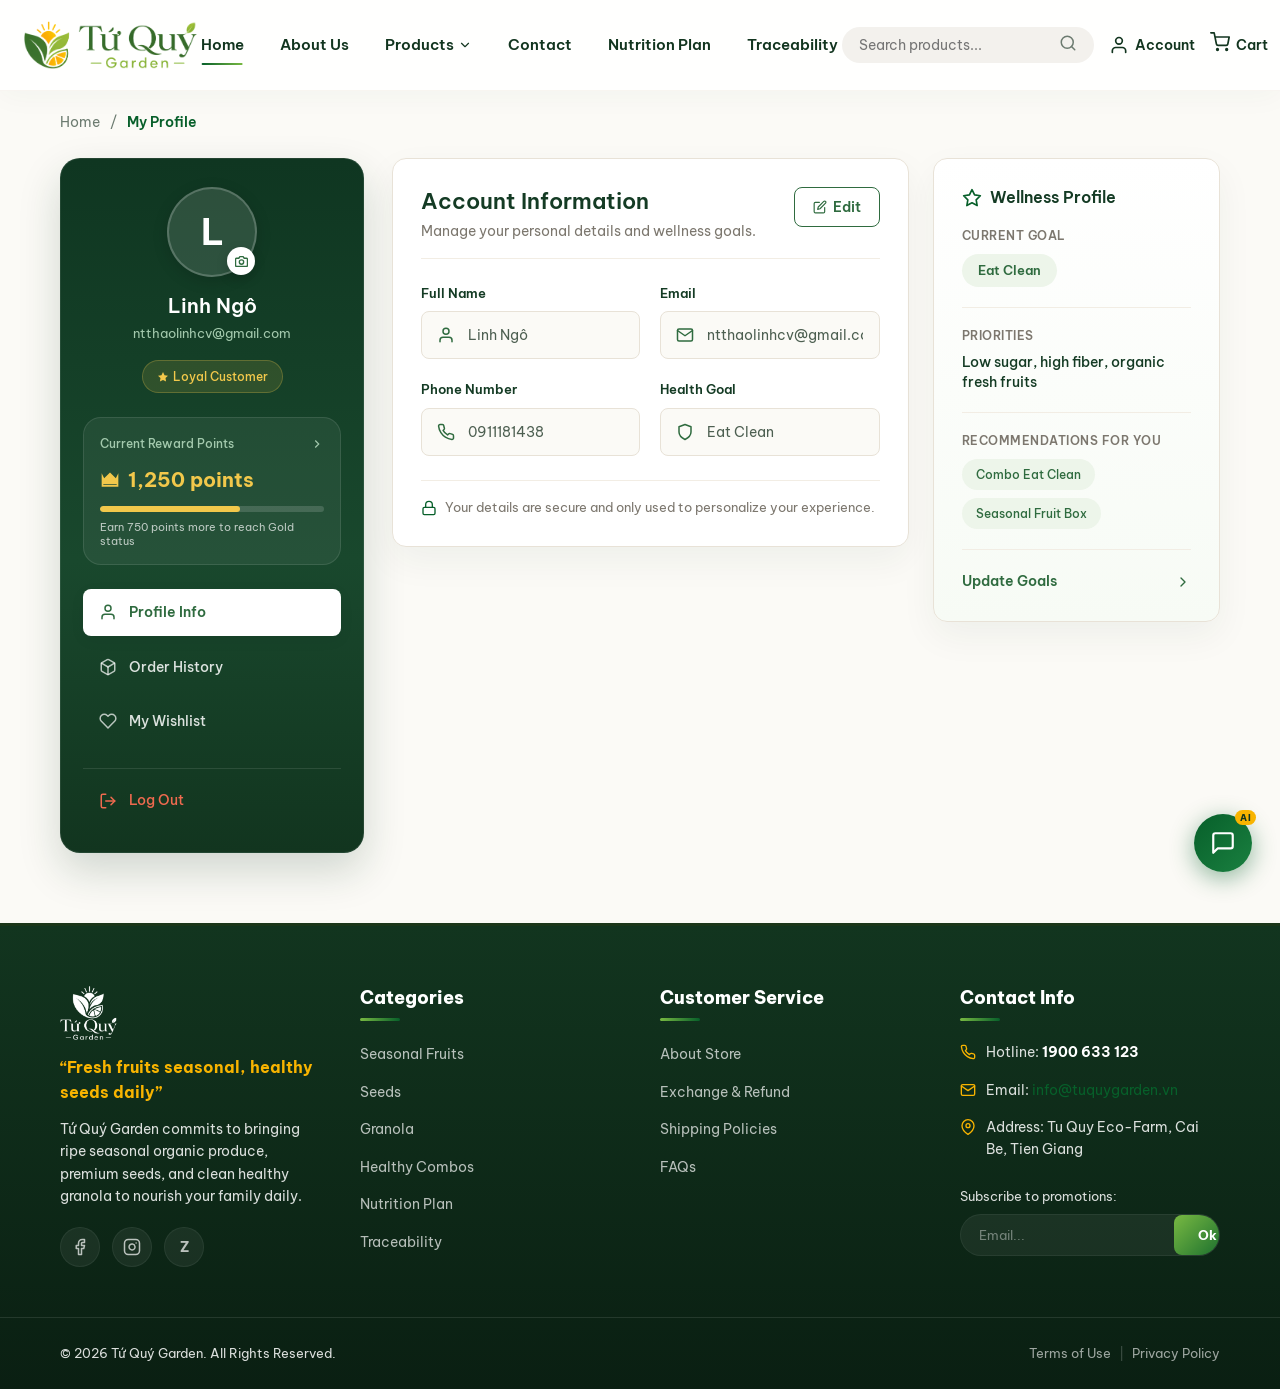
<file: profile.html>
<!DOCTYPE html>
<html lang="en">
<head>
  <meta charset="UTF-8">
  <meta name="viewport" content="width=device-width, initial-scale=1.0">
  <title>Trang cá nhân | Tứ Quý Garden</title>
  <meta name="description" content="Trang cá nhân khách hàng Tứ Quý Garden - xem lịch sử đơn hàng và danh sách yêu thích.">
  <link rel="icon" type="image/png" href="images/logo/logo.png">
  <link rel="stylesheet" href="styles/main.css">
  <style>
    body {
      background-color: #fbfaf6 !important;
    }

    .profile-layout-grid {
      display: grid;
      grid-template-columns: 300px 1fr;
      gap: 30px;
      margin-top: 24px;
      margin-bottom: 70px;
      align-items: start;
    }

    .profile-sidebar {
      background: linear-gradient(180deg, #143b24 0%, #225235 100%);
      border-radius: 24px;
      padding: 30px 24px;
      text-align: center;
      box-shadow: 0 8px 30px rgba(20, 59, 36, 0.08);
      color: white;
      border: none;
    }

    .profile-avatar-wrapper {
      position: relative;
      margin: 0 auto 16px auto;
      width: 90px;
      height: 90px;
    }

    .profile-avatar-circle {
      width: 90px;
      height: 90px;
      border-radius: 50%;
      background-color: rgba(255, 255, 255, 0.12);
      border: 2px solid rgba(255, 255, 255, 0.2);
      color: white;
      font-size: 36px;
      font-weight: 700;
      display: flex;
      align-items: center;
      justify-content: center;
      text-transform: uppercase;
      box-shadow: 0 4px 15px rgba(0, 0, 0, 0.15);
      overflow: hidden;
      position: relative;
    }

    .profile-avatar-circle img.avatar-preview-img {
      width: 100%;
      height: 100%;
      object-fit: cover;
      border-radius: 50%;
      position: absolute;
      top: 0; left: 0;
    }

    .avatar-camera-btn {
      position: absolute;
      bottom: 2px;
      right: 2px;
      width: 28px;
      height: 28px;
      border-radius: 50%;
      background: #2f6b3f;
      border: 2px solid white;
      display: flex;
      align-items: center;
      justify-content: center;
      cursor: pointer;
      z-index: 10;
      transition: background 0.2s ease;
      box-shadow: 0 2px 6px rgba(0,0,0,0.2);
    }

    .avatar-camera-btn:hover {
      background: #143b24;
    }

    .avatar-camera-btn svg {
      color: white;
    }

    .avatar-upload-btn {
      background: #ffffff;
      border-color: rgba(255, 255, 255, 0.95);
      color: #2f6b3f;
      box-shadow: 0 4px 12px rgba(0, 0, 0, 0.18);
    }

    .avatar-upload-btn svg {
      color: #2f6b3f;
    }

    .avatar-upload-btn:hover {
      background: #edf5ea;
    }

    .avatar-hover-overlay {
      position: absolute;
      inset: 0;
      border-radius: 50%;
      background: rgba(0, 0, 0, 0.35);
      opacity: 0;
      visibility: hidden;
      pointer-events: none;
      transition: opacity 0.2s ease, visibility 0.2s ease;
      z-index: 3;
    }

    .profile-avatar-wrapper.has-avatar:hover .avatar-hover-overlay,
    .profile-avatar-wrapper.has-avatar:hover .avatar-remove-btn {
      opacity: 1;
      visibility: visible;
    }

    .avatar-remove-btn {
      position: absolute;
      top: 5px;
      right: 5px;
      width: 28px;
      height: 28px;
      border-radius: 50%;
      border: none;
      background: rgba(255, 255, 255, 0.96);
      color: #ef6a4f;
      display: flex;
      align-items: center;
      justify-content: center;
      padding: 0;
      cursor: pointer;
      opacity: 0;
      visibility: hidden;
      transition: background 0.2s ease, color 0.2s ease, opacity 0.2s ease, visibility 0.2s ease, transform 0.2s ease;
      z-index: 4;
      box-shadow: 0 4px 12px rgba(0, 0, 0, 0.18);
    }

    .avatar-remove-btn:hover {
      background: #ef6a4f;
      color: white;
      transform: scale(1.05);
    }

    .avatar-remove-btn svg {
      width: 14px;
      height: 14px;
      stroke-width: 2.4;
    }

    .profile-avatar-wrapper:not(.has-avatar) .avatar-hover-overlay,
    .profile-avatar-wrapper:not(.has-avatar) .avatar-remove-btn {
      display: none;
    }


    /* Profile Modals & Toast */
    .profile-modal-overlay {
      position: fixed;
      inset: 0;
      background: rgba(20, 30, 25, 0.52);
      z-index: 9000;
      display: flex;
      align-items: center;
      justify-content: center;
      padding: 20px;
      backdrop-filter: blur(3px);
      animation: overlayFadeIn 0.2s ease;
    }

    @keyframes overlayFadeIn {
      from { opacity: 0; }
      to   { opacity: 1; }
    }

    .profile-modal-card {
      background: white;
      border-radius: 22px;
      padding: 32px;
      width: 100%;
      max-width: 480px;
      box-shadow: 0 20px 60px rgba(0,0,0,0.18);
      animation: modalSlideUp 0.25s ease;
      position: relative;
    }

    @keyframes modalSlideUp {
      from { opacity: 0; transform: translateY(24px); }
      to   { opacity: 1; transform: translateY(0); }
    }

    .profile-modal-close {
      position: absolute;
      top: 18px;
      right: 18px;
      background: #f2ede4;
      border: none;
      border-radius: 50%;
      width: 32px;
      height: 32px;
      cursor: pointer;
      display: flex;
      align-items: center;
      justify-content: center;
      color: #7c776e;
      transition: all 0.2s;
    }

    .profile-modal-close:hover {
      background: #e8e2d7;
      color: #143b24;
    }

    .profile-modal-title {
      font-size: 20px;
      font-weight: 700;
      color: #143b24;
      margin: 0 0 6px 0;
    }

    .profile-modal-subtitle {
      font-size: 14px;
      color: #7c776e;
      margin: 0 0 24px 0;
    }

    /* OTP Modal */
    .otp-input-wrapper {
      margin-bottom: 20px;
    }

    .otp-input {
      width: 100%;
      padding: 14px 16px;
      border: 1.5px solid #e8e2d7;
      border-radius: 12px;
      font-size: 22px;
      letter-spacing: 8px;
      text-align: center;
      color: #143b24;
      font-weight: 700;
      outline: none;
      transition: border-color 0.2s, box-shadow 0.2s;
      box-sizing: border-box;
      font-family: monospace;
    }

    .otp-input:focus {
      border-color: #2f6b3f;
      box-shadow: 0 0 0 3px rgba(47,107,63,0.08);
    }

    .otp-input.error {
      border-color: #ef6a4f;
      box-shadow: 0 0 0 3px rgba(239,106,79,0.08);
    }

    .otp-error-msg {
      font-size: 13px;
      color: #ef6a4f;
      margin-top: 6px;
      display: none;
    }

    .otp-demo-hint {
      font-size: 12px;
      color: #a3a09a;
      text-align: center;
      margin-top: 10px;
    }

    .btn-otp-submit {
      width: 100%;
      padding: 14px;
      background: #2f6b3f;
      color: white;
      border: none;
      border-radius: 12px;
      font-size: 15px;
      font-weight: 600;
      cursor: pointer;
      transition: background 0.2s;
      margin-top: 4px;
    }

    .btn-otp-submit:hover {
      background: #143b24;
    }

    /* Reward Modal */
    .reward-modal-header {
      display: flex;
      align-items: center;
      gap: 14px;
      margin-bottom: 24px;
    }

    .reward-modal-icon {
      width: 52px;
      height: 52px;
      border-radius: 16px;
      background: linear-gradient(135deg, #f2c84b22, #f2c84b44);
      border: 1.5px solid #f2c84b55;
      display: flex;
      align-items: center;
      justify-content: center;
      font-size: 24px;
      flex-shrink: 0;
    }

    .reward-modal-points {
      font-size: 28px;
      font-weight: 800;
      color: #143b24;
      margin: 0;
    }

    .reward-modal-rank {
      font-size: 13px;
      color: #7c776e;
      margin: 2px 0 0 0;
    }

    .reward-section-title {
      font-size: 11px;
      text-transform: uppercase;
      letter-spacing: 0.6px;
      color: #a3a09a;
      font-weight: 700;
      margin: 0 0 10px 0;
    }

    .reward-progress-bar-bg {
      height: 8px;
      background: #f2ede4;
      border-radius: 10px;
      overflow: hidden;
      margin-bottom: 6px;
    }

    .reward-progress-bar-fill {
      height: 100%;
      background: linear-gradient(90deg, #f2c84b, #e6a820);
      border-radius: 10px;
    }

    .reward-progress-labels {
      display: flex;
      justify-content: space-between;
      font-size: 12px;
      color: #7c776e;
      margin-bottom: 20px;
    }

    .reward-exchange-box {
      background: #edf5ea;
      border-radius: 12px;
      padding: 12px 16px;
      font-size: 13px;
      color: #2f6b3f;
      font-weight: 600;
      margin-bottom: 20px;
    }

    .reward-benefits-list {
      list-style: none;
      padding: 0;
      margin: 0 0 20px 0;
      display: flex;
      flex-direction: column;
      gap: 8px;
    }

    .reward-benefits-list li {
      font-size: 13.5px;
      color: #3d3a34;
      display: flex;
      align-items: center;
      gap: 8px;
    }

    .reward-benefits-list li::before {
      content: '✓';
      color: #2f6b3f;
      font-weight: 700;
      font-size: 12px;
    }

    .reward-history-list {
      list-style: none;
      padding: 0;
      margin: 0;
      display: flex;
      flex-direction: column;
      gap: 0;
    }

    .reward-history-item {
      display: flex;
      justify-content: space-between;
      align-items: center;
      padding: 10px 0;
      border-bottom: 1px solid #f2ede4;
      font-size: 13px;
      color: #3d3a34;
    }

    .reward-history-item:last-child { border-bottom: none; }

    .reward-history-item .rh-amount.plus { color: #2f6b3f; font-weight: 700; }
    .reward-history-item .rh-amount.minus { color: #ef6a4f; font-weight: 700; }

    .reward-modal-card {
      max-width: 760px;
      max-height: calc(100vh - 40px);
      overflow-y: auto;
    }

    .reward-modal-grid {
      display: grid;
      grid-template-columns: 1fr 1fr;
      gap: 16px;
      margin-bottom: 18px;
    }

    .reward-summary-box,
    .reward-progress-box,
    .reward-benefits-box {
      border: 1px solid #e8e2d7;
      border-radius: 16px;
      padding: 18px;
      background: #fffdf8;
    }

    .reward-summary-box {
      display: flex;
      align-items: center;
      gap: 16px;
    }

    .reward-rank-badge {
      display: inline-flex;
      align-items: center;
      gap: 7px;
      margin-top: 12px;
      padding: 8px 12px;
      border-radius: 999px;
      background: #edf5ea;
      color: #2f6b3f;
      font-size: 13px;
      font-weight: 700;
    }

    .reward-progress-heading {
      display: flex;
      justify-content: space-between;
      align-items: center;
      gap: 12px;
      margin-bottom: 14px;
      color: #143b24;
      font-size: 15px;
      font-weight: 700;
    }

    .reward-progress-percent {
      padding: 5px 9px;
      border-radius: 999px;
      background: #2f6b3f;
      color: white;
      font-size: 12px;
      line-height: 1;
    }

    .reward-next-rank-note {
      display: flex;
      align-items: center;
      gap: 8px;
      margin-top: 12px;
      padding: 10px 12px;
      border-radius: 12px;
      background: #fff7dc;
      color: #2f6b3f;
      font-size: 13px;
      font-weight: 700;
    }

    .reward-benefits-box {
      margin-bottom: 20px;
    }

    .reward-benefits-list li {
      padding: 8px 0;
      border-bottom: 1px dashed #e8e2d7;
    }

    .reward-benefits-list li:last-child {
      border-bottom: none;
    }

    .reward-modal-cta {
      display: flex;
      justify-content: center;
      align-items: center;
      gap: 10px;
      width: 100%;
      padding: 14px 20px;
      border-radius: 14px;
      background: #2f6b3f;
      color: white;
      text-decoration: none;
      font-size: 15px;
      font-weight: 700;
      transition: background 0.2s ease, transform 0.2s ease;
    }

    .reward-modal-cta:hover {
      background: #143b24;
      transform: translateY(-1px);
    }

    .reward-modal-helper {
      margin: 14px 0 0;
      color: #7c776e;
      font-size: 12.5px;
      text-align: center;
      line-height: 1.5;
    }

    /* Toast */
    .profile-toast-container {
      position: fixed;
      top: 24px;
      right: 24px;
      z-index: 9999;
      display: flex;
      flex-direction: column;
      gap: 10px;
      pointer-events: none;
    }

    .profile-toast {
      display: flex;
      align-items: center;
      gap: 10px;
      padding: 14px 18px;
      border-radius: 14px;
      font-size: 14px;
      font-weight: 500;
      min-width: 260px;
      max-width: 340px;
      box-shadow: 0 8px 24px rgba(0,0,0,0.12);
      pointer-events: all;
      animation: toastSlideIn 0.3s ease;
    }

    @keyframes toastSlideIn {
      from { opacity: 0; transform: translateX(40px); }
      to   { opacity: 1; transform: translateX(0); }
    }

    .profile-toast.success { background: #edf5ea; color: #1a4d28; border-left: 4px solid #2f6b3f; }
    .profile-toast.error   { background: #fdf1ee; color: #8b2d18; border-left: 4px solid #ef6a4f; }
    .profile-toast.info    { background: #f0f4ff; color: #1a3a6b; border-left: 4px solid #4b7ef2; }

    .email-helper-text {
      font-size: 12px;
      color: #a3a09a;
      margin-top: 5px;
      display: none;
    }

    .email-helper-text.visible {
      display: block;
    }

    .profile-sidebar-name {
      font-size: 20px;
      font-weight: 600;
      color: white;
      margin-bottom: 4px;
      margin-top: 0;
    }

    .profile-sidebar-email {
      font-size: 13px;
      color: #a3c9ad;
      margin-bottom: 16px;
      word-break: break-all;
      margin-top: 0;
    }

    .loyalty-badge-wrapper {
      margin-bottom: 24px;
    }

    .loyalty-badge {
      background: rgba(242, 200, 75, 0.12);
      color: #f2c84b;
      border: 1px solid rgba(242, 200, 75, 0.25);
      border-radius: 50px;
      padding: 6px 14px;
      font-size: 12px;
      font-weight: 500;
      display: inline-flex;
      align-items: center;
    }

    .reward-points-card {
      background: rgba(255, 255, 255, 0.06);
      border: 1px solid rgba(255, 255, 255, 0.1);
      border-radius: 18px;
      padding: 16px;
      margin-bottom: 24px;
      text-align: left;
      transition: background 0.2s ease;
      cursor: pointer;
    }

    .reward-points-card:hover {
      background: rgba(255, 255, 255, 0.09);
    }

    .reward-points-header {
      display: flex;
      justify-content: space-between;
      align-items: center;
      font-size: 12px;
      color: #a3c9ad;
      font-weight: 500;
    }

    .reward-points-header .chevron-icon {
      color: #a3c9ad;
    }

    .reward-points-value {
      display: flex;
      align-items: center;
      gap: 8px;
      font-size: 20px;
      font-weight: 700;
      color: #f2c84b;
      margin: 10px 0;
    }

    .reward-points-value .gold-crown-icon {
      color: #f2c84b;
    }

    .reward-points-progress {
      display: flex;
      flex-direction: column;
    }

    .progress-bar-container {
      height: 6px;
      background: rgba(255, 255, 255, 0.15);
      border-radius: 10px;
      overflow: hidden;
    }

    .progress-bar-fill {
      height: 100%;
      background: #f2c84b;
      border-radius: 10px;
    }

    .progress-text {
      font-size: 11px;
      color: rgba(255, 255, 255, 0.7);
      margin: 8px 0 0 0;
      line-height: 1.3;
    }

    .profile-menu {
      display: flex;
      flex-direction: column;
      gap: 8px;
      list-style: none;
      padding: 0;
      margin: 0;
      text-align: left;
    }

    .profile-menu-item {
      padding: 12px 16px;
      border-radius: 12px;
      cursor: pointer;
      font-size: 14px;
      font-weight: 500;
      color: rgba(255, 255, 255, 0.85);
      transition: all 0.2s ease;
      display: flex;
      align-items: center;
      gap: 12px;
    }

    .profile-menu-item svg {
      color: rgba(255, 255, 255, 0.7);
      transition: color 0.2s ease;
    }

    .profile-menu-item:hover {
      background-color: rgba(255, 255, 255, 0.06);
      color: white;
    }

    .profile-menu-item:hover svg {
      color: white;
    }

    .profile-menu-item.active {
      background-color: white !important;
      color: #2f6b3f !important;
      font-weight: 600;
      box-shadow: 0 4px 15px rgba(0, 0, 0, 0.05);
    }

    .profile-menu-item.active svg {
      color: #2f6b3f !important;
    }

    .profile-menu-item.logout-item {
      color: #ef6a4f !important;
      margin-top: 16px;
      border-top: 1px solid rgba(255, 255, 255, 0.1);
      border-radius: 0;
      padding-top: 20px;
    }

    .profile-menu-item.logout-item svg {
      color: #ef6a4f !important;
    }

    .profile-menu-item.logout-item:hover {
      background-color: rgba(239, 106, 79, 0.08);
    }

    .profile-content-card {
      background-color: transparent;
      border: none;
      padding: 0;
      min-height: auto;
      box-shadow: none;
    }

    /* Tab 1: Personal Info Grid */
    .info-tab-layout {
      display: grid;
      grid-template-columns: 1.8fr 1fr;
      gap: 24px;
      align-items: start;
    }

    .info-card {
      background-color: white;
      border-radius: 22px;
      border: 1px solid #e8e2d7;
      padding: 30px;
      box-shadow: 0 4px 20px rgba(0, 0, 0, 0.015);
    }

    .info-card-header {
      display: flex;
      justify-content: space-between;
      align-items: flex-start;
      margin-bottom: 24px;
      border-bottom: 1px solid #f2ede4;
      padding-bottom: 16px;
    }

    .info-card-title {
      font-size: 22px;
      font-weight: 600;
      color: #143b24;
      margin: 0 0 6px 0;
    }

    .info-card-subtitle {
      font-size: 14px;
      color: #7c776e;
      margin: 0;
      line-height: 1.4;
    }

    .btn-edit-profile {
      border: 1px solid #2f6b3f;
      color: #2f6b3f;
      background: transparent;
      border-radius: 10px;
      padding: 10px 18px;
      font-size: 14px;
      font-weight: 600;
      cursor: pointer;
      display: flex;
      align-items: center;
      transition: all 0.2s ease;
    }

    .btn-edit-profile:hover {
      background: #edf5ea;
      color: #143b24;
      border-color: #143b24;
    }

    .profile-form-grid {
      display: grid;
      grid-template-columns: 1fr 1fr;
      gap: 20px;
    }

    .profile-field-group {
      display: flex;
      flex-direction: column;
    }

    .field-label {
      font-size: 13px;
      font-weight: 600;
      color: #143b24;
      margin-bottom: 8px;
    }

    .field-input-wrapper {
      position: relative;
      display: flex;
      align-items: center;
    }

    .field-icon {
      position: absolute;
      left: 16px;
      color: #2f6b3f;
      pointer-events: none;
    }

    .profile-input {
      width: 100%;
      padding: 14px 16px 14px 46px;
      border-radius: 12px;
      border: 1px solid #e8e2d7;
      font-size: 14px;
      color: #143b24;
      background: white;
      transition: all 0.2s ease;
      font-family: var(--font-sans);
    }

    .profile-input:focus {
      border-color: #2f6b3f;
      outline: none;
      box-shadow: 0 0 0 3px rgba(47, 107, 63, 0.08);
    }

    .profile-input[readonly] {
      background-color: white;
      border-color: #e8e2d7;
      cursor: default;
    }

    .profile-input[readonly]:focus {
      border-color: #e8e2d7;
      box-shadow: none;
    }

    .always-readonly .profile-input {
      background-color: #f7f5f0 !important;
      border-color: #e8e2d7 !important;
      color: #7c776e !important;
      cursor: not-allowed !important;
    }

    .profile-select-hidden {
      width: 100%;
      padding: 14px 16px 14px 46px;
      border-radius: 12px;
      border: 1px solid #2f6b3f;
      font-size: 14px;
      color: #143b24;
      background: white;
      font-family: var(--font-sans);
      outline: none;
    }

    .form-actions-edit {
      display: flex;
      justify-content: flex-end;
      gap: 12px;
      margin-top: 24px;
      border-top: 1px solid #f2ede4;
      padding-top: 20px;
    }

    .btn-save-edit {
      background: #2f6b3f;
      color: white;
      border: none;
      border-radius: 12px;
      padding: 12px 24px;
      font-weight: 600;
      cursor: pointer;
      font-size: 14px;
      transition: background 0.2s ease;
    }

    .btn-save-edit:hover {
      background: #143b24;
    }

    .btn-cancel-edit {
      background: transparent;
      color: #7c776e;
      border: 1px solid #e8e2d7;
      border-radius: 12px;
      padding: 12px 24px;
      font-weight: 600;
      cursor: pointer;
      font-size: 14px;
      transition: all 0.2s ease;
    }

    .btn-cancel-edit:hover {
      background: #f7f5f0;
      color: #143b24;
    }

    .info-card-footer {
      display: flex;
      align-items: center;
      font-size: 13px;
      color: #7c776e;
      margin-top: 24px;
      padding-top: 16px;
      border-top: 1px solid #f2ede4;
    }

    /* Health Profile Card */
    .health-profile-card {
      padding: 24px;
    }

    .health-header {
      display: flex;
      align-items: center;
      margin-bottom: 20px;
    }

    .health-title {
      font-size: 16px;
      font-weight: 600;
      color: #143b24;
      margin: 0;
    }

    .health-section {
      text-align: left;
    }

    .health-section-title {
      font-size: 12px;
      text-transform: uppercase;
      letter-spacing: 0.5px;
      color: #7c776e;
      margin: 0 0 10px 0;
      font-weight: 600;
    }

    .health-goal-badge {
      background: #edf5ea;
      color: #2f6b3f;
      padding: 6px 16px;
      border-radius: 50px;
      font-size: 13px;
      font-weight: 600;
      display: inline-block;
    }

    .health-text {
      font-size: 14px;
      color: #143b24;
      font-weight: 500;
      margin: 0;
      line-height: 1.4;
    }

    .health-suggestions {
      display: flex;
      flex-wrap: wrap;
      gap: 8px;
    }

    .suggestion-tag {
      background: #edf5ea;
      color: #2f6b3f;
      padding: 6px 14px;
      border-radius: 50px;
      font-size: 12px;
      font-weight: 500;
    }

    .health-update-link {
      display: flex;
      justify-content: space-between;
      align-items: center;
      text-decoration: none;
      color: #2f6b3f;
      font-weight: 600;
      font-size: 14px;
      margin-top: 8px;
      transition: color 0.2s ease;
    }

    .health-update-link:hover {
      color: #143b24;
    }

    .health-divider {
      height: 1px;
      background: #f2ede4;
      margin: 20px 0;
    }

    /* Tab 2: Orders Dashboard */
    .orders-card {
      background-color: white;
      border-radius: 22px;
      border: 1px solid #e8e2d7;
      padding: 30px;
      box-shadow: 0 4px 20px rgba(0, 0, 0, 0.015);
    }

    .order-filter-chips {
      display: flex;
      gap: 10px;
      margin: 20px 0 14px;
      flex-wrap: wrap;
      align-items: center;
    }

    .order-search-bar {
      display: flex;
      align-items: center;
      gap: 10px;
      margin-bottom: 20px;
    }

    .order-search-input-wrapper {
      position: relative;
      flex: 1;
      max-width: 380px;
    }

    .order-search-input-wrapper svg {
      position: absolute;
      left: 14px;
      top: 50%;
      transform: translateY(-50%);
      color: #aaa9a4;
      pointer-events: none;
    }

    .order-search-input {
      width: 100%;
      padding: 10px 14px 10px 40px;
      border: 1px solid #e8e2d7;
      border-radius: 50px;
      font-size: 13px;
      font-family: var(--font-sans);
      color: #3d3a34;
      background: white;
      outline: none;
      transition: border-color 0.2s, box-shadow 0.2s;
      box-sizing: border-box;
    }

    .order-search-input:focus {
      border-color: #2f6b3f;
      box-shadow: 0 0 0 3px rgba(47,107,63,0.08);
    }

    .order-search-input::placeholder {
      color: #aaa9a4;
    }

    .btn-clear-search {
      background: none;
      border: none;
      cursor: pointer;
      color: #aaa9a4;
      padding: 8px;
      border-radius: 50%;
      display: none;
      align-items: center;
      justify-content: center;
      transition: color 0.2s, background 0.2s;
    }

    .btn-clear-search:hover {
      color: #3d3a34;
      background: #f0ede8;
    }

    .btn-clear-search.visible {
      display: flex;
    }

    .filter-chip {
      background: white;
      border: 1px solid #e8e2d7;
      color: #7c776e;
      border-radius: 50px;
      padding: 8px 20px;
      font-size: 13px;
      font-weight: 500;
      cursor: pointer;
      transition: all 0.2s ease;
    }

    .filter-chip.active {
      background: #edf5ea;
      border-color: #2f6b3f;
      color: #2f6b3f;
      font-weight: 600;
    }

    .filter-chip:hover:not(.active) {
      background: #f7f5f0;
      color: #143b24;
    }

    .order-summary-cards {
      display: grid;
      grid-template-columns: repeat(4, 1fr);
      gap: 16px;
      margin-bottom: 30px;
    }

    .summary-card {
      background: white;
      border: 1px solid #e8e2d7;
      border-radius: 16px;
      padding: 16px;
      display: flex;
      align-items: center;
      gap: 16px;
      box-shadow: 0 2px 10px rgba(0, 0, 0, 0.01);
    }

    .summary-icon-wrapper {
      width: 46px;
      height: 46px;
      border-radius: 12px;
      display: flex;
      align-items: center;
      justify-content: center;
    }

    .summary-icon-wrapper.blue-icon { background: #e0f2fe; color: #0369a1; }
    .summary-icon-wrapper.orange-icon { background: #ffe8cc; color: #d97706; }
    .summary-icon-wrapper.purple-icon { background: #f3e8ff; color: #7e22ce; }
    .summary-icon-wrapper.green-icon { background: #dcfce7; color: #15803d; }

    .summary-info {
      display: flex;
      flex-direction: column;
      text-align: left;
    }

    .summary-label {
      font-size: 12px;
      color: #7c776e;
      margin-bottom: 2px;
    }

    .summary-value {
      font-size: 18px;
      font-weight: bold;
      color: #143b24;
    }

    .order-card {
      border: 1px solid #e8e2d7;
      border-radius: 16px;
      overflow: hidden;
      box-shadow: 0 4px 15px rgba(0, 0, 0, 0.015);
      margin-bottom: 24px;
    }

    .order-card-header {
      background-color: #fbfaf6;
      border-bottom: 1px solid #e8e2d7;
      padding: 16px 24px;
      display: flex;
      justify-content: space-between;
      align-items: center;
      flex-wrap: wrap;
      gap: 10px;
      font-size: 13px;
    }

    .order-card-body {
      padding: 24px;
      text-align: left;
    }

    .order-item-row {
      display: flex;
      gap: 16px;
      align-items: center;
      margin-bottom: 16px;
      padding-bottom: 16px;
      border-bottom: 1px solid #f2ede4;
    }

    .order-item-row:last-child {
      margin-bottom: 0;
      padding-bottom: 0;
      border-bottom: none;
    }

    .order-item-thumb {
      width: 60px;
      height: 60px;
      border-radius: 12px;
      object-fit: cover;
      border: 1px solid #e8e2d7;
      background: white;
    }

    .order-status-badge {
      padding: 6px 14px;
      border-radius: 50px;
      font-size: 12px;
      font-weight: 600;
    }

    /* Stepper / Timeline */
    .stepper-timeline {
      display: flex;
      justify-content: space-between;
      align-items: center;
      position: relative;
      margin: 32px 0 24px 0;
      padding: 0 20px;
    }

    .stepper-line {
      position: absolute;
      top: 13px;
      left: 40px;
      right: 40px;
      height: 2px;
      background: #e8e2d7;
      z-index: 1;
    }

    .stepper-progress {
      position: absolute;
      top: 13px;
      left: 40px;
      height: 2px;
      background: #2f6b3f;
      z-index: 2;
      transition: width 0.3s ease;
    }

    .stepper-step {
      display: flex;
      flex-direction: column;
      align-items: center;
      position: relative;
      z-index: 3;
      width: 80px;
      text-align: center;
    }

    .step-circle {
      width: 28px;
      height: 28px;
      border-radius: 50%;
      background: white;
      border: 2px solid #e8e2d7;
      display: flex;
      align-items: center;
      justify-content: center;
      font-size: 11px;
      font-weight: bold;
      color: #7c776e;
      transition: all 0.3s ease;
    }

    .stepper-step.active .step-circle {
      border-color: #2f6b3f;
      background: #2f6b3f;
      color: white;
      box-shadow: 0 0 0 4px rgba(47, 107, 63, 0.15);
    }

    .stepper-step.completed .step-circle {
      border-color: #2f6b3f;
      background: #2f6b3f;
      color: white;
    }

    .step-label {
      font-size: 12px;
      font-weight: 600;
      color: #7c776e;
      margin-top: 8px;
      width: 120px;
      line-height: 1.3;
    }

    .stepper-step.active .step-label,
    .stepper-step.completed .step-label {
      color: #143b24;
    }

    .step-date {
      font-size: 10px;
      color: #a09b91;
      margin-top: 4px;
    }

    .order-details-grid {
      display: grid;
      grid-template-columns: 1.5fr 1fr;
      gap: 30px;
      border-top: 1px solid #f2ede4;
      padding-top: 20px;
      margin-top: 20px;
    }

    .details-section-title {
      font-size: 12px;
      text-transform: uppercase;
      color: #7c776e;
      letter-spacing: 0.5px;
      margin-bottom: 12px;
      font-weight: 600;
    }

    .detail-item {
      display: flex;
      gap: 10px;
      align-items: flex-start;
      margin-bottom: 10px;
    }

    .detail-item svg {
      color: #2f6b3f;
      margin-top: 2px;
      flex-shrink: 0;
    }

    .detail-item span {
      font-size: 13px;
      color: #143b24;
      line-height: 1.4;
    }

    .totals-box {
      background: #fbfaf6;
      padding: 16px;
      border-radius: 12px;
      border: 1px solid #e8e2d7;
    }

    .totals-row {
      display: flex;
      justify-content: space-between;
      margin-bottom: 10px;
      font-size: 13px;
      color: #7c776e;
    }

    .totals-row:last-child {
      margin-bottom: 0;
    }

    .totals-row.grand-total {
      color: #2f6b3f;
      font-size: 18px;
      font-weight: bold;
      border-top: 1px dashed #e8e2d7;
      padding-top: 10px;
      margin-top: 10px;
    }

    .order-card-actions {
      display: flex;
      flex-wrap: wrap;
      justify-content: flex-end;
      gap: 10px;
      border-top: 1px solid #e8e2d7;
      padding: 16px 24px;
      background: #fbfaf6;
    }

    .btn-view-details {
      border: 1px solid #2f6b3f;
      color: #2f6b3f;
      background: transparent;
      padding: 10px 20px;
      border-radius: 10px;
      font-size: 13px;
      font-weight: 600;
      cursor: pointer;
      transition: all 0.2s ease;
    }

    .btn-view-details:hover {
      background: #edf5ea;
      color: #143b24;
    }

    .btn-buy-again {
      background: #2f6b3f;
      color: white;
      border: none;
      padding: 10px 20px;
      border-radius: 10px;
      font-size: 13px;
      font-weight: 600;
      cursor: pointer;
      transition: background 0.2s ease;
    }

    .btn-buy-again:hover {
      background: #143b24;
    }

    .btn-cancel-order {
      background: rgba(254, 226, 226, 0.5);
      color: #b91c1c;
      border: 2px solid rgba(185, 28, 28, 0.2);
      padding: 9px 20px;
      border-radius: 50px;
      font-size: 13px;
      font-weight: 700;
      cursor: pointer;
      transition: all 0.25s ease;
      margin-left: auto;
      letter-spacing: 0.3px;
    }

    .btn-cancel-order:hover {
      background: #b91c1c;
      border-color: #b91c1c;
      color: white;
      box-shadow: 0 6px 16px rgba(185, 28, 28, 0.25);
      transform: translateY(-2px);
    }

    .btn-received-goods {
      background: linear-gradient(135deg, #7e22ce, #9333ea);
      color: white;
      border: none;
      padding: 9px 20px;
      border-radius: 50px;
      font-size: 13px;
      font-weight: 700;
      cursor: pointer;
      transition: all 0.25s ease;
      letter-spacing: 0.3px;
      box-shadow: 0 4px 12px rgba(126, 34, 206, 0.25);
    }

    .btn-received-goods:hover {
      background: linear-gradient(135deg, #6b21a8, #7e22ce);
      box-shadow: 0 8px 20px rgba(126, 34, 206, 0.35);
      transform: translateY(-2px);
    }

    .btn-request-refund {
      background: rgba(254, 226, 226, 0.6);
      color: #b91c1c;
      border: 2px solid rgba(185, 28, 28, 0.25);
      padding: 9px 20px;
      border-radius: 50px;
      font-size: 13px;
      font-weight: 700;
      cursor: pointer;
      transition: all 0.25s ease;
      letter-spacing: 0.3px;
    }

    .btn-request-refund:hover {
      background: rgba(185, 28, 28, 0.1);
      border-color: #b91c1c;
      box-shadow: 0 6px 16px rgba(185, 28, 28, 0.15);
      transform: translateY(-2px);
    }

    /* Tab 3: Wishlist Dashboard */
    .wishlist-card {
      background-color: white;
      border-radius: 22px;
      border: 1px solid #e8e2d7;
      padding: 30px;
      box-shadow: 0 4px 20px rgba(0, 0, 0, 0.015);
    }

    .wishlist-actions-bar {
      display: flex;
      justify-content: space-between;
      align-items: center;
      margin-top: 20px;
      margin-bottom: 24px;
      border-bottom: 1px solid #f2ede4;
      padding-bottom: 16px;
    }

    .wishlist-count-badge {
      background: #edf5ea;
      color: #2f6b3f;
      padding: 6px 14px;
      border-radius: 50px;
      font-size: 13px;
      font-weight: 600;
    }

    .wishlist-sort-select {
      background: white;
      border: 1px solid #e8e2d7;
      border-radius: 10px;
      padding: 8px 14px;
      font-size: 13px;
      color: #143b24;
      cursor: pointer;
      font-family: var(--font-sans);
      outline: none;
    }

    .wishlist-sort-select:focus {
      border-color: #2f6b3f;
    }

    .profile-wishlist-grid {
      display: grid;
      grid-template-columns: 1fr 1fr;
      gap: 24px;
    }

    .profile-wishlist-grid .product-card {
      background: white;
      border: 1px solid #e8e2d7;
      border-radius: 22px;
      overflow: hidden;
      transition: all 0.3s ease;
      box-shadow: 0 4px 15px rgba(0, 0, 0, 0.01);
      display: flex;
      flex-direction: column;
      position: relative;
    }

    .profile-wishlist-grid .product-card:hover {
      transform: translateY(-4px);
      box-shadow: 0 8px 25px rgba(47, 107, 63, 0.08);
    }

    .profile-wishlist-grid .card-img-wrapper {
      position: relative;
      padding: 10px;
      border-bottom: 1px solid #f2ede4;
      background: #fbfaf6;
    }

    .profile-wishlist-grid .product-img {
      width: 100%;
      height: 200px;
      object-fit: cover;
      border-radius: 16px;
    }

    .profile-wishlist-grid .card-body {
      padding: 20px;
      display: flex;
      flex-direction: column;
      flex-grow: 1;
      text-align: left;
    }

    .profile-wishlist-grid .card-category-tag {
      font-size: 11px;
      font-weight: 600;
      color: #2f6b3f;
      text-transform: uppercase;
      letter-spacing: 0.5px;
      margin-bottom: 8px;
    }

    .profile-wishlist-grid .card-title {
      font-size: 16px;
      font-weight: 600;
      color: #143b24;
      margin: 0 0 8px 0;
      line-height: 1.4;
    }

    .profile-wishlist-grid .card-title a {
      color: #143b24;
      text-decoration: none;
    }

    .profile-wishlist-grid .card-title a:hover {
      color: #2f6b3f;
    }

    .profile-wishlist-grid .card-origin-info {
      display: flex;
      align-items: center;
      gap: 6px;
      font-size: 12px;
      color: #7c776e;
      margin: 0 0 12px 0;
    }

    .profile-wishlist-grid .card-rating-row {
      display: flex;
      align-items: center;
      gap: 8px;
      margin-bottom: 16px;
    }

    .profile-wishlist-grid .card-stars {
      color: #f2c84b;
      font-size: 14px;
    }

    .profile-wishlist-grid .card-rating-num {
      font-size: 12px;
      font-weight: 600;
      color: #143b24;
    }

    .profile-wishlist-grid .card-bottom-row {
      display: flex;
      justify-content: space-between;
      align-items: center;
      margin-top: auto;
    }

    .profile-wishlist-grid .card-price-box {
      display: flex;
      flex-direction: column;
      text-align: left;
    }

    .profile-wishlist-grid .current-price {
      font-size: 18px;
      font-weight: bold;
      color: #2f6b3f;
    }

    .profile-wishlist-grid .old-price {
      font-size: 13px;
      color: #a09b91;
      text-decoration: line-through;
      margin-top: 2px;
    }

    .profile-wishlist-grid .wishlist-toggle-btn {
      position: absolute;
      top: auto;
      bottom: 12px;
      right: 12px;
      width: 34px;
      height: 34px;
      border-radius: 50%;
      background: white;
      border: none;
      display: flex;
      align-items: center;
      justify-content: center;
      cursor: pointer;
      box-shadow: 0 2px 8px rgba(0,0,0,0.08);
      color: #2f6b3f;
      transition: all 0.2s;
      z-index: 10;
    }

    .profile-wishlist-grid .wishlist-toggle-btn:hover {
      transform: scale(1.1);
    }

    .profile-wishlist-grid .circle-cart-btn {
      width: auto;
      height: auto;
      border-radius: 10px;
      border: 1px solid #2f6b3f;
      background: transparent;
      color: #2f6b3f;
      padding: 8px 16px;
      display: flex;
      align-items: center;
      gap: 8px;
      font-size: 13px;
      font-weight: 600;
      cursor: pointer;
      transition: all 0.2s ease;
      font-family: var(--font-sans);
    }

    .profile-wishlist-grid .circle-cart-btn::before {
      content: "Add to Cart";
    }

    .profile-wishlist-grid .circle-cart-btn:hover {
      background: #2f6b3f;
      color: white;
    }

    .profile-wishlist-grid .circle-cart-btn svg {
      width: 16px;
      height: 16px;
    }

    .profile-wishlist-grid .card-badge {
      position: absolute;
      top: 12px;
      left: 12px;
      z-index: 5;
      padding: 4px 10px;
      border-radius: 6px;
      font-size: 10px;
      font-weight: 700;
      text-transform: uppercase;
      letter-spacing: 0.5px;
    }

    .profile-wishlist-grid .bestseller-badge {
      background-color: #2f6b3f;
      color: white;
    }

    .profile-wishlist-grid .seasonal-badge {
      background-color: #f2c84b;
      color: #143b24;
    }

    .profile-wishlist-grid .discount-badge {
      position: absolute;
      top: 12px;
      right: 12px;
      left: auto;
      z-index: 5;
      padding: 4px 10px;
      border-radius: 6px;
      font-size: 10px;
      font-weight: 700;
      background-color: #ef6a4f;
      color: white;
    }


    /* Ecommerce account dashboard polish */
    .profile-layout-grid {
      grid-template-columns: 304px minmax(0, 1fr);
      gap: 28px;
    }

    .profile-sidebar {
      background: linear-gradient(180deg, #0f3621 0%, #19482d 58%, #12351f 100%);
      border-radius: 20px;
      border: 1px solid rgba(255, 255, 255, 0.08);
      box-shadow: 0 18px 42px rgba(18, 53, 31, 0.18);
      padding: 28px 22px;
      position: sticky;
      top: 112px;
    }

    .profile-content-card {
      min-width: 0;
    }

    .info-card,
    .orders-card,
    .wishlist-card {
      border-radius: 14px;
      box-shadow: 0 14px 36px rgba(20, 59, 36, 0.055);
      padding: 28px;
    }

    .main-info-card,
    .health-profile-card,
    .orders-card,
    .wishlist-card {
      position: relative;
    }

    .health-profile-card {
      background: linear-gradient(180deg, #ffffff 0%, #f7fbf5 100%);
    }

    .profile-menu-item,
    .btn-edit-profile,
    .profile-input,
    .profile-select-hidden,
    .btn-save-edit,
    .btn-cancel-edit,
    .filter-chip,
    .summary-card,
    .order-card,
    .order-item-thumb,
    .order-status-badge,
    .totals-box,
    .btn-view-details,
    .btn-buy-again,
    .btn-cancel-order,
    .btn-received-goods,
    .btn-request-refund,
    .wishlist-sort-select,
    .profile-wishlist-grid .product-card,
    .profile-wishlist-grid .product-img,
    .profile-wishlist-grid .circle-cart-btn,
    .profile-wishlist-grid .card-badge,
    .profile-wishlist-grid .discount-badge {
      border-radius: 8px;
    }

    .profile-input[readonly],
    .profile-input:disabled {
      background-color: #fbfaf6;
      border-color: #e8e2d7;
      color: #4d5f51;
      cursor: default;
      opacity: 1;
    }

    .profile-input[readonly]:focus,
    .profile-input:disabled:focus {
      border-color: #e8e2d7;
      box-shadow: none;
    }

    .orders-card-header,
    .wishlist-card-header {
      display: flex;
      justify-content: space-between;
      align-items: flex-start;
      gap: 18px;
      border-bottom: 1px solid #f2ede4;
      padding-bottom: 18px;
      margin-bottom: 18px;
    }

    .order-card {
      background: #ffffff;
      box-shadow: 0 10px 28px rgba(20, 59, 36, 0.04);
    }

    .profile-wishlist-grid {
      grid-template-columns: repeat(2, minmax(0, 1fr));
    }

    @media (max-width: 992px) {
      .profile-sidebar {
        position: static;
      }

      .info-tab-layout {
        grid-template-columns: 1fr;
      }

      .order-summary-cards {
        grid-template-columns: repeat(2, minmax(0, 1fr));
      }
    }

    @media (max-width: 768px) {
      .profile-layout-grid {
        gap: 20px;
        margin-bottom: 44px;
      }

      .profile-sidebar,
      .info-card,
      .orders-card,
      .wishlist-card {
        padding: 20px;
        border-radius: 12px;
      }

      .profile-form-grid,
      .order-details-grid,
      .profile-wishlist-grid {
        grid-template-columns: 1fr;
      }

      .info-card-header,
      .orders-card-header,
      .wishlist-card-header,
      .wishlist-actions-bar,
      .order-search-bar,
      .order-card-actions {
        flex-direction: column;
        align-items: stretch;
      }

      .order-search-input-wrapper {
        max-width: none;
      }

      .stepper-timeline {
        overflow-x: auto;
        justify-content: flex-start;
        gap: 26px;
        padding: 0 10px 10px;
      }

      .stepper-step {
        min-width: 92px;
      }

      .reward-modal-card {
        padding: 24px 18px;
      }

      .reward-modal-grid {
        grid-template-columns: 1fr;
      }

      .reward-summary-box {
        align-items: flex-start;
      }
    }

    @media (max-width: 520px) {
      .order-summary-cards {
        grid-template-columns: 1fr;
      }

      .filter-chip,
      .btn-view-details,
      .btn-buy-again,
      .btn-cancel-order,
      .btn-received-goods,
      .btn-request-refund,
      .btn-save-edit,
      .btn-cancel-edit {
        width: 100%;
        justify-content: center;
      }
    }

    @media (max-width: 992px) {
      .profile-layout-grid {
        grid-template-columns: 1fr;
      }
    }
  </style>
</head>
<body class="lang-vi">

  <!-- HEADER -->
  <header class="main-header">
    <div class="header-container container">
      <!-- Logo -->
      <a href="index.html" class="logo">
        <img src="images/logo/logo ngang.png" alt="Tứ Quý Garden Logo" class="logo-img">
      </a>

      <!-- Mobile toggle menu -->
      <button class="mobile-toggle" id="mobile-toggle" aria-label="Toggle Navigation">
        <svg xmlns="http://www.w3.org/2000/svg" width="24" height="24" viewBox="0 0 24 24" fill="none" stroke="currentColor" stroke-width="2" stroke-linecap="round" stroke-linejoin="round">
          <line x1="3" y1="12" x2="21" y2="12"></line>
          <line x1="3" y1="6" x2="21" y2="6"></line>
          <line x1="3" y1="18" x2="21" y2="18"></line>
        </svg>
      </button>

      <!-- Navigation links -->
      <nav class="main-nav" id="main-nav">
        <ul class="nav-list">
          <li>
            <a href="index.html" class="nav-link">
              <span class="lang-vi">Trang chủ</span>
              <span class="lang-en">Home</span>
            </a>
          </li>
          <li>
            <a href="about.html" class="nav-link">
              <span class="lang-vi">Về chúng tôi</span>
              <span class="lang-en">About Us</span>
            </a>
          </li>
          <li class="dropdown">
            <a href="products.html" class="nav-link dropdown-toggle">
              <span class="lang-vi">Sản phẩm</span>
              <span class="lang-en">Products</span>
              <svg xmlns="http://www.w3.org/2000/svg" width="14" height="14" viewBox="0 0 24 24" fill="none" stroke="currentColor" stroke-width="2" stroke-linecap="round" stroke-linejoin="round" class="dropdown-chevron">
                <polyline points="6 9 12 15 18 9"></polyline>
              </svg>
            </a>
            <ul class="dropdown-menu">
              <li>
                <a href="products.html?category=all">
                  <span class="lang-vi">Tất cả sản phẩm</span>
                  <span class="lang-en">All Products</span>
                </a>
              </li>
              <li>
                <a href="products.html?category=Fruits">
                  <span class="lang-vi">Trái cây tươi</span>
                  <span class="lang-en">Fresh Fruits</span>
                </a>
              </li>
              <li>
                <a href="products.html?category=Nutritional Seeds">
                  <span class="lang-vi">Hạt dinh dưỡng</span>
                  <span class="lang-en">Nutritional Seeds</span>
                </a>
              </li>
              <li>
                <a href="products.html?category=Granola">
                  <span class="lang-vi">Granola ngũ cốc</span>
                  <span class="lang-en">Granola</span>
                </a>
              </li>
              <li>
                <a href="products.html?category=Combo Healthy">
                  <span class="lang-vi">Combo sống khỏe</span>
                  <span class="lang-en">Combo Healthy</span>
                </a>
              </li>
            </ul>
          </li>
          <li>
            <a href="index.html#footer-contact" class="nav-link">
              <span class="lang-vi">Liên hệ</span>
              <span class="lang-en">Contact</span>
            </a>
          </li>
          <li>
            <a href="nutrition.html" class="nav-link">
              <span class="lang-vi">Dinh dưỡng cá nhân</span>
              <span class="lang-en">Nutrition Plan</span>
            </a>
          </li>
          <li>
            <a href="traceability.html" class="nav-link">
              <span class="lang-vi">Truy xuất nguồn gốc</span>
              <span class="lang-en">Traceability</span>
            </a>
          </li>
        </ul>
      </nav>

      <!-- Right actions -->
      <div class="header-actions">
        <!-- Search bar -->
        <div class="search-bar">
          <input type="text" placeholder="Search products..." id="header-search-input">
          <button class="search-btn" id="header-search-btn" aria-label="Search">
            <svg xmlns="http://www.w3.org/2000/svg" width="18" height="18" viewBox="0 0 24 24" fill="none" stroke="currentColor" stroke-width="2" stroke-linecap="round" stroke-linejoin="round">
              <circle cx="11" cy="11" r="8"></circle>
              <line x1="21" y1="21" x2="16.65" y2="16.65"></line>
            </svg>
          </button>
        </div>

        <!-- Language toggle button -->
        <button class="lang-switch-btn" id="lang-toggle-btn" title="Toggle Language">
          <span class="lang-vi">EN</span>
          <span class="lang-en">VI</span>
        </button>

        <!-- Account -->
        <a href="login.html" class="action-icon-btn profile-btn active" id="header-profile-btn" title="Account">
          <svg xmlns="http://www.w3.org/2000/svg" width="20" height="20" viewBox="0 0 24 24" fill="none" stroke="currentColor" stroke-width="2" stroke-linecap="round" stroke-linejoin="round">
            <path d="M20 21v-2a4 4 0 0 0-4-4H8a4 4 0 0 0-4 4v2"></path>
            <circle cx="12" cy="7" r="4"></circle>
          </svg>
          <span class="btn-text">
            <span class="lang-vi" id="header-profile-txt-vi">Tài khoản</span>
            <span class="lang-en" id="header-profile-txt-en">Account</span>
          </span>
        </a>

        <!-- Cart -->
        <a href="cart.html" class="action-icon-btn cart-btn" title="Cart">
          <div class="cart-icon-wrapper">
            <svg xmlns="http://www.w3.org/2000/svg" width="20" height="20" viewBox="0 0 24 24" fill="none" stroke="currentColor" stroke-width="2" stroke-linecap="round" stroke-linejoin="round">
              <circle cx="9" cy="21" r="1"></circle>
              <circle cx="20" cy="21" r="1"></circle>
              <path d="M1 1h4l2.68 13.39a2 2 0 0 0 2 1.61h9.72a2 2 0 0 0 2-1.61L23 6H6"></path>
            </svg>
            <span class="cart-badge" id="header-cart-badge" style="display:none;">0</span>
          </div>
          <span class="btn-text">
            <span class="lang-vi">Giỏ hàng</span>
            <span class="lang-en">Cart</span>
          </span>
        </a>
      </div>
    </div>
  </header>

  <!-- CONTENT -->
  <div class="container">
    <!-- Breadcrumbs -->
    <ul class="breadcrumb" style="display:flex; list-style:none; gap:10px; font-size:14px; margin-top: 20px; padding:0;">
      <li><a href="index.html" style="color:var(--color-text-light);"><span class="lang-vi">Trang chủ</span><span class="lang-en">Home</span></a></li>
      <li><span style="color:var(--color-text-light);">/</span></li>
      <li style="color:var(--color-primary); font-weight:600;"><span class="lang-vi">Trang cá nhân</span><span class="lang-en">My Profile</span></li>
    </ul>

    <div class="profile-layout-grid">
      <!-- Sidebar -->
      <div class="profile-sidebar">
        <div class="profile-avatar-wrapper">
          <div class="profile-avatar-circle" id="profile-avatar-char">L</div>
          <div class="avatar-hover-overlay" aria-hidden="true"></div>
          <button type="button" class="avatar-camera-btn avatar-upload-btn" id="btn-avatar-camera" title="Đổi ảnh đại diện" onclick="triggerAvatarUpload()">
            <svg xmlns="http://www.w3.org/2000/svg" width="13" height="13" viewBox="0 0 24 24" fill="none" stroke="currentColor" stroke-width="2.5" stroke-linecap="round" stroke-linejoin="round"><path d="M23 19a2 2 0 0 1-2 2H3a2 2 0 0 1-2-2V8a2 2 0 0 1 2-2h4l2-3h6l2 3h4a2 2 0 0 1 2 2z"></path><circle cx="12" cy="13" r="4"></circle></svg>
          </button>
          <input type="file" id="avatar-upload-input" accept="image/*" hidden onchange="handleAvatarUpload(event)">
          <button type="button" class="avatar-remove-btn" id="avatar-remove-btn" onclick="removeAvatar(event)" title="Xóa ảnh đại diện" aria-label="Remove Avatar">
            <svg xmlns="http://www.w3.org/2000/svg" width="14" height="14" viewBox="0 0 24 24" fill="none" stroke="currentColor" stroke-linecap="round" stroke-linejoin="round"><path d="M3 6h18"></path><path d="M8 6V4h8v2"></path><path d="M19 6l-1 14H6L5 6"></path><path d="M10 11v5"></path><path d="M14 11v5"></path></svg>
          </button>
        </div>
        <h3 class="profile-sidebar-name" id="profile-sidebar-name">Linh Ngô</h3>
        <p class="profile-sidebar-email" id="profile-sidebar-email">ntthaolinhcv@gmail.com</p>

        <div class="loyalty-badge-wrapper">
          <span class="loyalty-badge">
            <svg xmlns="http://www.w3.org/2000/svg" width="12" height="12" viewBox="0 0 24 24" fill="currentColor" style="color: var(--color-gold); margin-right: 4px;">
              <path d="M12 2l3.09 6.26L22 9.27l-5 4.87 1.18 6.88L12 17.77l-6.18 3.25L7 14.14 2 9.27l6.91-1.01L12 2z"/>
            </svg>
            Loyal Customer
          </span>
        </div>

        <!-- Thẻ điểm thưởng -->
        <div class="reward-points-card" onclick="openRewardModal()" title="View reward points details">
          <div class="reward-points-header">
            <span>Current Reward Points</span>
            <svg class="chevron-icon" xmlns="http://www.w3.org/2000/svg" width="14" height="14" viewBox="0 0 24 24" fill="none" stroke="currentColor" stroke-width="2">
              <polyline points="9 18 15 12 9 6"></polyline>
            </svg>
          </div>
          <div class="reward-points-value">
            <svg xmlns="http://www.w3.org/2000/svg" width="20" height="20" viewBox="0 0 24 24" fill="currentColor" class="gold-crown-icon">
              <path d="M2 4l3 6 7-7 7 7 3-6v16H2V4zm18 13H4v1H20v-1z"/>
            </svg>
            <span>1,250 points</span>
          </div>
          <div class="reward-points-progress">
            <div class="progress-bar-container">
              <div class="progress-bar-fill" style="width: 62.5%;"></div>
            </div>
            <p class="progress-text">Earn 750 points more to reach Gold status</p>
          </div>
        </div>

        <ul class="profile-menu">
          <li class="profile-menu-item active" id="menu-tab-info" onclick="switchProfileTab('info')">
            <svg xmlns="http://www.w3.org/2000/svg" width="18" height="18" viewBox="0 0 24 24" fill="none" stroke="currentColor" stroke-width="2" stroke-linecap="round" stroke-linejoin="round"><path d="M20 21v-2a4 4 0 0 0-4-4H8a4 4 0 0 0-4 4v2"></path><circle cx="12" cy="7" r="4"></circle></svg>
            <span class="lang-vi">Thông tin cá nhân</span><span class="lang-en">Profile Info</span>
          </li>
          <li class="profile-menu-item" id="menu-tab-orders" onclick="switchProfileTab('orders')">
            <svg xmlns="http://www.w3.org/2000/svg" width="18" height="18" viewBox="0 0 24 24" fill="none" stroke="currentColor" stroke-width="2" stroke-linecap="round" stroke-linejoin="round"><path d="M21 16V8a2 2 0 0 0-1-1.73l-7-4a2 2 0 0 0-2 0l-7 4A2 2 0 0 0 3 8v8a2 2 0 0 0 1 1.73l7 4a2 2 0 0 0 2 0l7-4A2 2 0 0 0 21 16z"></path><polyline points="3.27 6.96 12 12.01 20.73 6.96"></polyline><line x1="12" y1="22.08" x2="12" y2="12"></line></svg>
            <span class="lang-vi">Lịch sử đơn hàng</span><span class="lang-en">Order History</span>
          </li>
          <li class="profile-menu-item" id="menu-tab-wishlist" onclick="switchProfileTab('wishlist')">
            <svg xmlns="http://www.w3.org/2000/svg" width="18" height="18" viewBox="0 0 24 24" fill="none" stroke="currentColor" stroke-width="2" stroke-linecap="round" stroke-linejoin="round"><path d="M20.84 4.61a5.5 5.5 0 0 0-7.78 0L12 5.67l-1.06-1.06a5.5 5.5 0 0 0-7.78 7.78l1.06 1.06L12 21.23l7.78-7.78 1.06-1.06a5.5 5.5 0 0 0 0-7.78z"></path></svg>
            <span class="lang-vi">Sản phẩm yêu thích</span><span class="lang-en">My Wishlist</span>
          </li>
          <li class="profile-menu-item logout-item" onclick="handleLogoutClick()">
            <svg xmlns="http://www.w3.org/2000/svg" width="18" height="18" viewBox="0 0 24 24" fill="none" stroke="currentColor" stroke-width="2" stroke-linecap="round" stroke-linejoin="round"><path d="M9 21H5a2 2 0 0 1-2-2V5a2 2 0 0 1 2-2h4"></path><polyline points="16 17 21 12 16 7"></polyline><line x1="21" y1="12" x2="9" y2="12"></line></svg>
            <span class="lang-vi">Đăng xuất</span><span class="lang-en">Log Out</span>
          </li>
        </ul>
      </div>

      <!-- Main Panel content -->
      <div class="profile-content-card">
        
        <!-- Panel 1: Profile Info -->
        <div class="profile-tab-panel active" id="panel-info">
          <div class="info-tab-layout">
            
            <!-- Card chính: Thông tin tài khoản -->
            <div class="info-card main-info-card">
              <div class="info-card-header">
                <div>
                  <h3 class="info-card-title">Account Information</h3>
                  <p class="info-card-subtitle">Manage your personal details and wellness goals.</p>
                </div>
                <button type="button" class="btn-edit-profile" id="btn-edit-toggle" onclick="toggleEditMode()">
                  <svg xmlns="http://www.w3.org/2000/svg" width="14" height="14" viewBox="0 0 24 24" fill="none" stroke="currentColor" stroke-width="2" stroke-linecap="round" stroke-linejoin="round" style="margin-right: 6px;"><path d="M11 4H4a2 2 0 0 0-2 2v14a2 2 0 0 0 2 2h14a2 2 0 0 0 2-2v-7"></path><path d="M18.5 2.5a2.121 2.121 0 1 1 3 3L12 15l-4 1 1-4 9.5-9.5z"></path></svg>
                  <span>Edit</span>
                </button>
              </div>

              <form id="profile-edit-form">
                <div class="profile-form-grid">
                  <!-- Họ và tên -->
                  <div class="profile-field-group">
                    <label class="field-label">Full Name</label>
                    <div class="field-input-wrapper">
                      <svg class="field-icon" xmlns="http://www.w3.org/2000/svg" width="18" height="18" viewBox="0 0 24 24" fill="none" stroke="currentColor" stroke-width="2" stroke-linecap="round" stroke-linejoin="round"><path d="M20 21v-2a4 4 0 0 0-4-4H8a4 4 0 0 0-4 4v2"></path><circle cx="12" cy="7" r="4"></circle></svg>
                      <input type="text" id="profile-name" class="profile-input" required disabled value="Linh Ngô">
                    </div>
                  </div>

                  <!-- Email -->
                  <div class="profile-field-group">
                    <label class="field-label">Email</label>
                    <div class="field-input-wrapper" id="email-field-wrapper">
                      <svg class="field-icon" xmlns="http://www.w3.org/2000/svg" width="18" height="18" viewBox="0 0 24 24" fill="none" stroke="currentColor" stroke-width="2" stroke-linecap="round" stroke-linejoin="round"><path d="M4 4h16c1.1 0 2 .9 2 2v12c0 1.1-.9 2-2 2H4c-1.1 0-2-.9-2-2V6c0-1.1.9-2 2-2z"></path><polyline points="22,6 12,13 2,6"></polyline></svg>
                      <input type="email" id="profile-email" class="profile-input" disabled value="ntthaolinhcv@gmail.com">
                    </div>
                    <span class="email-helper-text" id="email-helper-text">🔐 Changing email requires OTP verification</span>
                  </div>

                  <!-- Số điện thoại -->
                  <div class="profile-field-group">
                    <label class="field-label">Phone Number</label>
                    <div class="field-input-wrapper">
                      <svg class="field-icon" xmlns="http://www.w3.org/2000/svg" width="18" height="18" viewBox="0 0 24 24" fill="none" stroke="currentColor" stroke-width="2" stroke-linecap="round" stroke-linejoin="round"><path d="M22 16.92v3a2 2 0 0 1-2.18 2 19.79 19.79 0 0 1-8.63-3.07 19.5 19.5 0 0 1-6-6 19.79 19.79 0 0 1-3.07-8.67A2 2 0 0 1 4.11 2h3a2 2 0 0 1 2 1.72 12.84 12.84 0 0 0 .7 2.81 2 2 0 0 1-.45 2.11L8.09 9.91a16 16 0 0 0 6 6l1.27-1.27a2 2 0 0 1 2.11-.45 12.84 12.84 0 0 0 2.81.7A2 2 0 0 1 22 16.92z"></path></svg>
                      <input type="tel" id="profile-phone" class="profile-input" required disabled value="0911181438">
                    </div>
                  </div>

                  <!-- Mục tiêu sức khỏe -->
                  <div class="profile-field-group">
                    <label class="field-label">Health Goal</label>
                    <div class="field-input-wrapper">
                      <svg class="field-icon" xmlns="http://www.w3.org/2000/svg" width="18" height="18" viewBox="0 0 24 24" fill="none" stroke="currentColor" stroke-width="2" stroke-linecap="round" stroke-linejoin="round"><path d="M12 22s8-4 8-10V5l-8-3-8 3v7c0 6 8 10 8 10z"></path></svg>
                      <input type="text" id="profile-goal-text" class="profile-input" disabled value="Eat Clean">
                      <select id="profile-goal" class="profile-select-hidden" style="display:none;">
                        <option value="Eat Clean">Eat Clean</option>
                        <option value="Tăng cơ">Gym / Muscle Gain</option>
                        <option value="Giảm cân">Weight Loss</option>
                        <option value="Mẹ bầu">Mother & Baby</option>
                        <option value="Gia đình">Family Health</option>
                      </select>
                    </div>
                  </div>
                </div>

                <div class="form-actions-edit" id="form-edit-actions" style="display:none;">
                  <button type="button" class="btn-cancel-edit" onclick="cancelEditMode()">Cancel</button>
                  <button type="submit" class="btn-save-edit">Save Changes</button>
                </div>
              </form>

              <div class="info-card-footer">
                <svg xmlns="http://www.w3.org/2000/svg" width="16" height="16" viewBox="0 0 24 24" fill="none" stroke="currentColor" stroke-width="2" stroke-linecap="round" stroke-linejoin="round" style="color: var(--color-primary); margin-right: 8px;"><rect x="3" y="11" width="18" height="11" rx="2" ry="2"></rect><path d="M7 11V7a5 5 0 0 1 10 0v4"></path></svg>
                <span>Your details are secure and only used to personalize your experience.</span>
              </div>
            </div>

            <!-- Card phụ: Hồ sơ sức khỏe -->
            <div class="info-card health-profile-card">
              <div class="health-header">
                <svg xmlns="http://www.w3.org/2000/svg" width="20" height="20" viewBox="0 0 24 24" fill="none" stroke="currentColor" stroke-width="2" stroke-linecap="round" stroke-linejoin="round" style="color: var(--color-primary); margin-right: 8px;"><path d="M12 2l3.09 6.26L22 9.27l-5 4.87 1.18 6.88L12 17.77l-6.18 3.25L7 14.14 2 9.27l6.91-1.01L12 2z"/></svg>
                <h4 class="health-title">Wellness Profile</h4>
              </div>
              
              <div class="health-section">
                <h5 class="health-section-title">Current Goal</h5>
                <div class="health-goal-badge-wrapper">
                  <span class="health-goal-badge" id="health-goal-badge-display">Eat Clean</span>
                </div>
              </div>

              <div class="health-divider"></div>

              <div class="health-section">
                <h5 class="health-section-title">Priorities</h5>
                <p class="health-text">Low sugar, high fiber, organic fresh fruits</p>
              </div>

              <div class="health-divider"></div>

              <div class="health-section">
                <h5 class="health-section-title">Recommendations for You</h5>
                <div class="health-suggestions">
                  <span class="suggestion-tag">Combo Eat Clean</span>
                  <span class="suggestion-tag">Seasonal Fruit Box</span>
                </div>
              </div>

              <div class="health-divider"></div>

              <a href="nutrition.html" class="health-update-link">
                <span>Update Goals</span>
                <svg xmlns="http://www.w3.org/2000/svg" width="16" height="16" viewBox="0 0 24 24" fill="none" stroke="currentColor" stroke-width="2" stroke-linecap="round" stroke-linejoin="round"><polyline points="9 18 15 12 9 6"></polyline></svg>
              </a>
            </div>

          </div>
        </div>

        <!-- Panel 2: Order History -->
        <div class="profile-tab-panel" id="panel-orders" style="display:none;">
          <div class="orders-card">
            <div class="orders-card-header">
              <div>
                <h3 class="info-card-title">
                  <span class="lang-vi">Lịch sử đơn hàng</span>
                  <span class="lang-en">Order History</span>
                </h3>
                <p class="info-card-subtitle">
                  <span class="lang-vi">Theo dõi trạng thái và quản lý lịch sử đơn hàng của bạn.</span>
                  <span class="lang-en">Track status and manage your order history.</span>
                </p>
              </div>
            </div>

            <!-- Filter chips + Search -->
            <div class="order-filter-chips">
              <button class="filter-chip active" id="chip-filter-All" onclick="filterOrdersByStatus('Tất cả')">
                <span class="lang-vi">Tất cả</span><span class="lang-en">All</span>
              </button>
              <button class="filter-chip" id="chip-filter-Pending" onclick="filterOrdersByStatus('Chờ xác nhận')">
                <span class="lang-vi">Chờ xác nhận</span><span class="lang-en">Pending</span>
              </button>
              <button class="filter-chip" id="chip-filter-Shipping" onclick="filterOrdersByStatus('Đang giao')">
                <span class="lang-vi">Đang giao</span><span class="lang-en">Shipping</span>
              </button>
              <button class="filter-chip" id="chip-filter-Completed" onclick="filterOrdersByStatus('Hoàn thành')">
                <span class="lang-vi">Hoàn thành</span><span class="lang-en">Completed</span>
              </button>
              <button class="filter-chip" id="chip-filter-Cancelled" onclick="filterOrdersByStatus('Đã hủy')">
                <span class="lang-vi">Đã hủy</span><span class="lang-en">Cancelled</span>
              </button>
            </div>

            <!-- Search bar -->
            <div class="order-search-bar">
              <div class="order-search-input-wrapper">
                <svg xmlns="http://www.w3.org/2000/svg" width="15" height="15" viewBox="0 0 24 24" fill="none" stroke="currentColor" stroke-width="2"><circle cx="11" cy="11" r="8"></circle><line x1="21" y1="21" x2="16.65" y2="16.65"></line></svg>
                <input
                  type="text"
                  id="order-search-input"
                  class="order-search-input"
                  placeholder="Search by product name..."
                  oninput="handleOrderSearch(this.value)"
                  autocomplete="off"
                />
              </div>
              <button class="btn-clear-search" id="btn-clear-search" onclick="clearOrderSearch()" title="Clear Search">
                <svg xmlns="http://www.w3.org/2000/svg" width="15" height="15" viewBox="0 0 24 24" fill="none" stroke="currentColor" stroke-width="2"><line x1="18" y1="6" x2="6" y2="18"></line><line x1="6" y1="6" x2="18" y2="18"></line></svg>
              </button>
            </div>

            <!-- Summary cards -->
            <div class="order-summary-cards">
              <div class="summary-card">
                <div class="summary-icon-wrapper blue-icon">
                  <svg xmlns="http://www.w3.org/2000/svg" width="20" height="20" viewBox="0 0 24 24" fill="none" stroke="currentColor" stroke-width="2"><path d="M21 16V8a2 2 0 0 0-1-1.73l-7-4a2 2 0 0 0-2 0l-7 4A2 2 0 0 0 3 8v8a2 2 0 0 0 1 1.73l7 4a2 2 0 0 0 2 0l7-4A2 2 0 0 0 21 16z"></path></svg>
                </div>
                <div class="summary-info">
                  <span class="summary-label">
                    <span class="lang-vi">Tổng đơn hàng</span>
                    <span class="lang-en">Total Orders</span>
                  </span>
                  <span class="summary-value" id="summary-total-count">0</span>
                </div>
              </div>

              <div class="summary-card">
                <div class="summary-icon-wrapper orange-icon">
                  <svg xmlns="http://www.w3.org/2000/svg" width="20" height="20" viewBox="0 0 24 24" fill="none" stroke="currentColor" stroke-width="2"><circle cx="12" cy="12" r="10"></circle><polyline points="12 6 12 12 16 14"></polyline></svg>
                </div>
                <div class="summary-info">
                  <span class="summary-label">
                    <span class="lang-vi">Chờ xác nhận</span>
                    <span class="lang-en">Pending</span>
                  </span>
                  <span class="summary-value" id="summary-pending-count">0</span>
                </div>
              </div>

              <div class="summary-card">
                <div class="summary-icon-wrapper purple-icon">
                  <svg xmlns="http://www.w3.org/2000/svg" width="20" height="20" viewBox="0 0 24 24" fill="none" stroke="currentColor" stroke-width="2"><rect x="1" y="3" width="15" height="13"></rect><polygon points="16 8 20 8 23 11 23 16 16 16 16 8"></polygon><circle cx="5.5" cy="18.5" r="2.5"></circle><circle cx="18.5" cy="18.5" r="2.5"></circle></svg>
                </div>
                <div class="summary-info">
                  <span class="summary-label">
                    <span class="lang-vi">Đang giao</span>
                    <span class="lang-en">Shipping</span>
                  </span>
                  <span class="summary-value" id="summary-shipping-count">0</span>
                </div>
              </div>

              <div class="summary-card">
                <div class="summary-icon-wrapper green-icon">
                  <svg xmlns="http://www.w3.org/2000/svg" width="20" height="20" viewBox="0 0 24 24" fill="none" stroke="currentColor" stroke-width="2"><path d="M22 11.08V12a10 10 0 1 1-5.93-9.14"></path><polyline points="22 4 12 14.01 9 11.01"></polyline></svg>
                </div>
                <div class="summary-info">
                  <span class="summary-label">
                    <span class="lang-vi">Hoàn thành</span>
                    <span class="lang-en">Completed</span>
                  </span>
                  <span class="summary-value" id="summary-completed-count">0</span>
                </div>
              </div>
            </div>

            <!-- Dynamic list container -->
            <div class="order-history-list" id="order-history-container">
              <!-- Rendered dynamically -->
            </div>
          </div>
        </div>

        <!-- Panel 3: Wishlist -->
        <div class="profile-tab-panel" id="panel-wishlist" style="display:none;">
          <div class="wishlist-card">
            <div class="wishlist-card-header">
              <div>
                <h3 class="info-card-title">Wishlist</h3>
                <p class="info-card-subtitle">Save products you love for easy shopping later.</p>
              </div>
              
              <div class="wishlist-actions-bar">
                <span class="wishlist-count-badge" id="wishlist-count-badge">0 products in wishlist</span>
                
                <div class="wishlist-sort-wrapper">
                  <select id="wishlist-sort-select" class="wishlist-sort-select" onchange="sortWishlistItems()">
                    <option value="newest">Sort: Recently Added</option>
                    <option value="price-asc">Price: Low to High</option>
                    <option value="price-desc">Price: High to Low</option>
                  </select>
                </div>
              </div>
            </div>

            <!-- Wishlist items container -->
            <div class="profile-wishlist-grid" id="wishlist-items-container">
              <!-- Rendered dynamically -->
            </div>
          </div>
        </div>

      </div>
    </div>
  </div>

  <!-- FOOTER -->
  <footer class="main-footer" id="footer-contact">
    <div class="footer-top container">
      <div class="footer-block brand-block">
        <a href="index.html" class="footer-logo">
          <img src="images/logo/logo_white.png" alt="Tứ Quý Garden Logo" class="footer-logo-img">
        </a>
        <p class="footer-tagline">“Fresh fruits seasonal, healthy seeds daily”</p>
        <p class="footer-desc">
          <span class="lang-vi">Tứ Quý Garden cam kết mang đến nông sản hữu cơ theo mùa tươi ngon, hạt dinh dưỡng chọn lọc và granola lành mạnh chăm sóc sức khỏe gia đình bạn mỗi ngày.</span>
          <span class="lang-en">Tứ Quý Garden commits to bringing ripe seasonal organic produce, premium seeds, and clean healthy granola to nourish your family daily.</span>
        </p>
      </div>

      <div class="footer-block">
        <h3 class="footer-title">
          <span class="lang-vi">Danh mục</span><span class="lang-en">Categories</span>
        </h3>
        <ul class="footer-links">
          <li><a href="products.html?category=Fruits"><span class="lang-vi">Trái cây theo mùa</span><span class="lang-en">Seasonal Fruits</span></a></li>
          <li><a href="products.html?category=Nutritional Seeds"><span class="lang-vi">Hạt dinh dưỡng</span><span class="lang-en">Seeds</span></a></li>
          <li><a href="products.html?category=Granola"><span class="lang-vi">Granola ngũ cốc</span><span class="lang-en">Granola</span></a></li>
          <li><a href="products.html?category=Combo Healthy"><span class="lang-vi">Combo sống khỏe</span><span class="lang-en">Healthy Combos</span></a></li>
          <li><a href="nutrition.html"><span class="lang-vi">Dinh dưỡng cá nhân</span><span class="lang-en">Nutrition Plan</span></a></li>
          <li><a href="traceability.html"><span class="lang-vi">Tra cứu nguồn gốc</span><span class="lang-en">Traceability</span></a></li>
        </ul>
      </div>

      <div class="footer-block">
        <h3 class="footer-title">
          <span class="lang-vi">Hỗ trợ khách hàng</span><span class="lang-en">Customer Service</span>
        </h3>
        <ul class="footer-links">
          <li><a href="about.html"><span class="lang-vi">Giới thiệu cửa hàng</span><span class="lang-en">About Store</span></a></li>
          <li><a href="about.html"><span class="lang-vi">Chính sách đổi trả</span><span class="lang-en">Exchange & Refund</span></a></li>
          <li><a href="about.html"><span class="lang-vi">Chính sách giao hàng</span><span class="lang-en">Shipping Policies</span></a></li>
        </ul>
      </div>

      <div class="footer-block contact-block">
        <h3 class="footer-title">
          <span class="lang-vi">Kết nối với chúng tôi</span><span class="lang-en">Contact Info</span>
        </h3>
        <ul class="contact-info-list">
          <li>
            <svg xmlns="http://www.w3.org/2000/svg" width="16" height="16" viewBox="0 0 24 24" fill="none" stroke="currentColor" stroke-width="2" stroke-linecap="round" stroke-linejoin="round"><path d="M22 16.92v3a2 2 0 0 1-2.18 2 19.79 19.79 0 0 1-8.63-3.07 19.5 19.5 0 0 1-6-6 19.79 19.79 0 0 1-3.07-8.67A2 2 0 0 1 4.11 2h3a2 2 0 0 1 2 1.72 12.84 12.84 0 0 0 .7 2.81 2 2 0 0 1-.45 2.11L8.09 9.91a16 16 0 0 0 6 6l1.27-1.27a2 2 0 0 1 2.11-.45 12.84 12.84 0 0 0 2.81.7A2 2 0 0 1 22 16.92z"></path></svg>
            <span>Hotline: <strong>1900 633 123</strong></span>
          </li>
          <li>
            <svg xmlns="http://www.w3.org/2000/svg" width="16" height="16" viewBox="0 0 24 24" fill="none" stroke="currentColor" stroke-width="2" stroke-linecap="round" stroke-linejoin="round"><path d="M4 4h16c1.1 0 2 .9 2 2v12c0 1.1-.9 2-2 2H4c-1.1 0-2-.9-2-2V6c0-1.1.9-2 2-2z"></path><polyline points="22,6 12,13 2,6"></polyline></svg>
            <span>Email: <a href="mailto:info@tuquygarden.vn">info@tuquygarden.vn</a></span>
          </li>
          <li>
            <svg xmlns="http://www.w3.org/2000/svg" width="16" height="16" viewBox="0 0 24 24" fill="none" stroke="currentColor" stroke-width="2" stroke-linecap="round" stroke-linejoin="round"><path d="M21 10c0 7-9 13-9 13s-9-6-9-13a9 9 0 0 1 18 0z"></path><circle cx="12" cy="10" r="3"></circle></svg>
            <span>Address: Cai Be, Tien Giang</span>
          </li>
        </ul>
      </div>
    </div>

    <div class="footer-bottom">
      <div class="container footer-bottom-content">
        <p class="copyright-txt">&copy; 2026 Tứ Quý Garden. All Rights Reserved.</p>
        <div class="footer-bottom-links">
          <a href="about.html"><span class="lang-vi">Điều khoản sử dụng</span><span class="lang-en">Terms of Use</span></a>
          <span class="divider">|</span>
          <a href="about.html"><span class="lang-vi">Chính sách bảo mật</span><span class="lang-en">Privacy Policy</span></a>
        </div>
      </div>
    </div>
  </footer>

  <div id="toast-container" class="toast-container profile-toast-container"></div>

  <div class="profile-modal-overlay" id="email-otp-modal" hidden style="display:none;">
    <div class="profile-modal-card" role="dialog" aria-modal="true" aria-labelledby="email-otp-title">
      <button type="button" class="profile-modal-close" onclick="closeEmailOtpModal()" aria-label="Đóng modal">
        <svg xmlns="http://www.w3.org/2000/svg" width="16" height="16" viewBox="0 0 24 24" fill="none" stroke="currentColor" stroke-width="2" stroke-linecap="round" stroke-linejoin="round"><line x1="18" y1="6" x2="6" y2="18"></line><line x1="6" y1="6" x2="18" y2="18"></line></svg>
      </button>
      <h3 class="profile-modal-title" id="email-otp-title">Confirm Email Change</h3>
      <p class="profile-modal-subtitle">Enter the OTP sent to your new email to confirm details.</p>
      <div class="otp-input-wrapper">
        <input type="text" id="email-otp-input" class="otp-input" inputmode="numeric" maxlength="6" autocomplete="one-time-code" placeholder="123456">
        <div class="otp-error-msg" id="email-otp-error">Invalid verification code</div>
        <div class="otp-demo-hint">Demo OTP code: 123456</div>
      </div>
      <div class="profile-modal-actions">
        <button type="button" class="btn-otp-cancel" onclick="closeEmailOtpModal()">Cancel</button>
        <button type="button" class="btn-otp-submit" onclick="confirmEmailOtp()">Confirm</button>
      </div>
    </div>
  </div>

  <!-- Scripts -->
  <script src="data/data.js"></script>
  <script src="services/cartService.js"></script>
  <script src="services/authService.js"></script>
  <script src="services/orderService.js"></script>
  <script src="js/common.js"></script>
  <script src="components/ProductCard.js"></script>
  <script src="js/profile.js"></script>
</body>
</html>
</file>
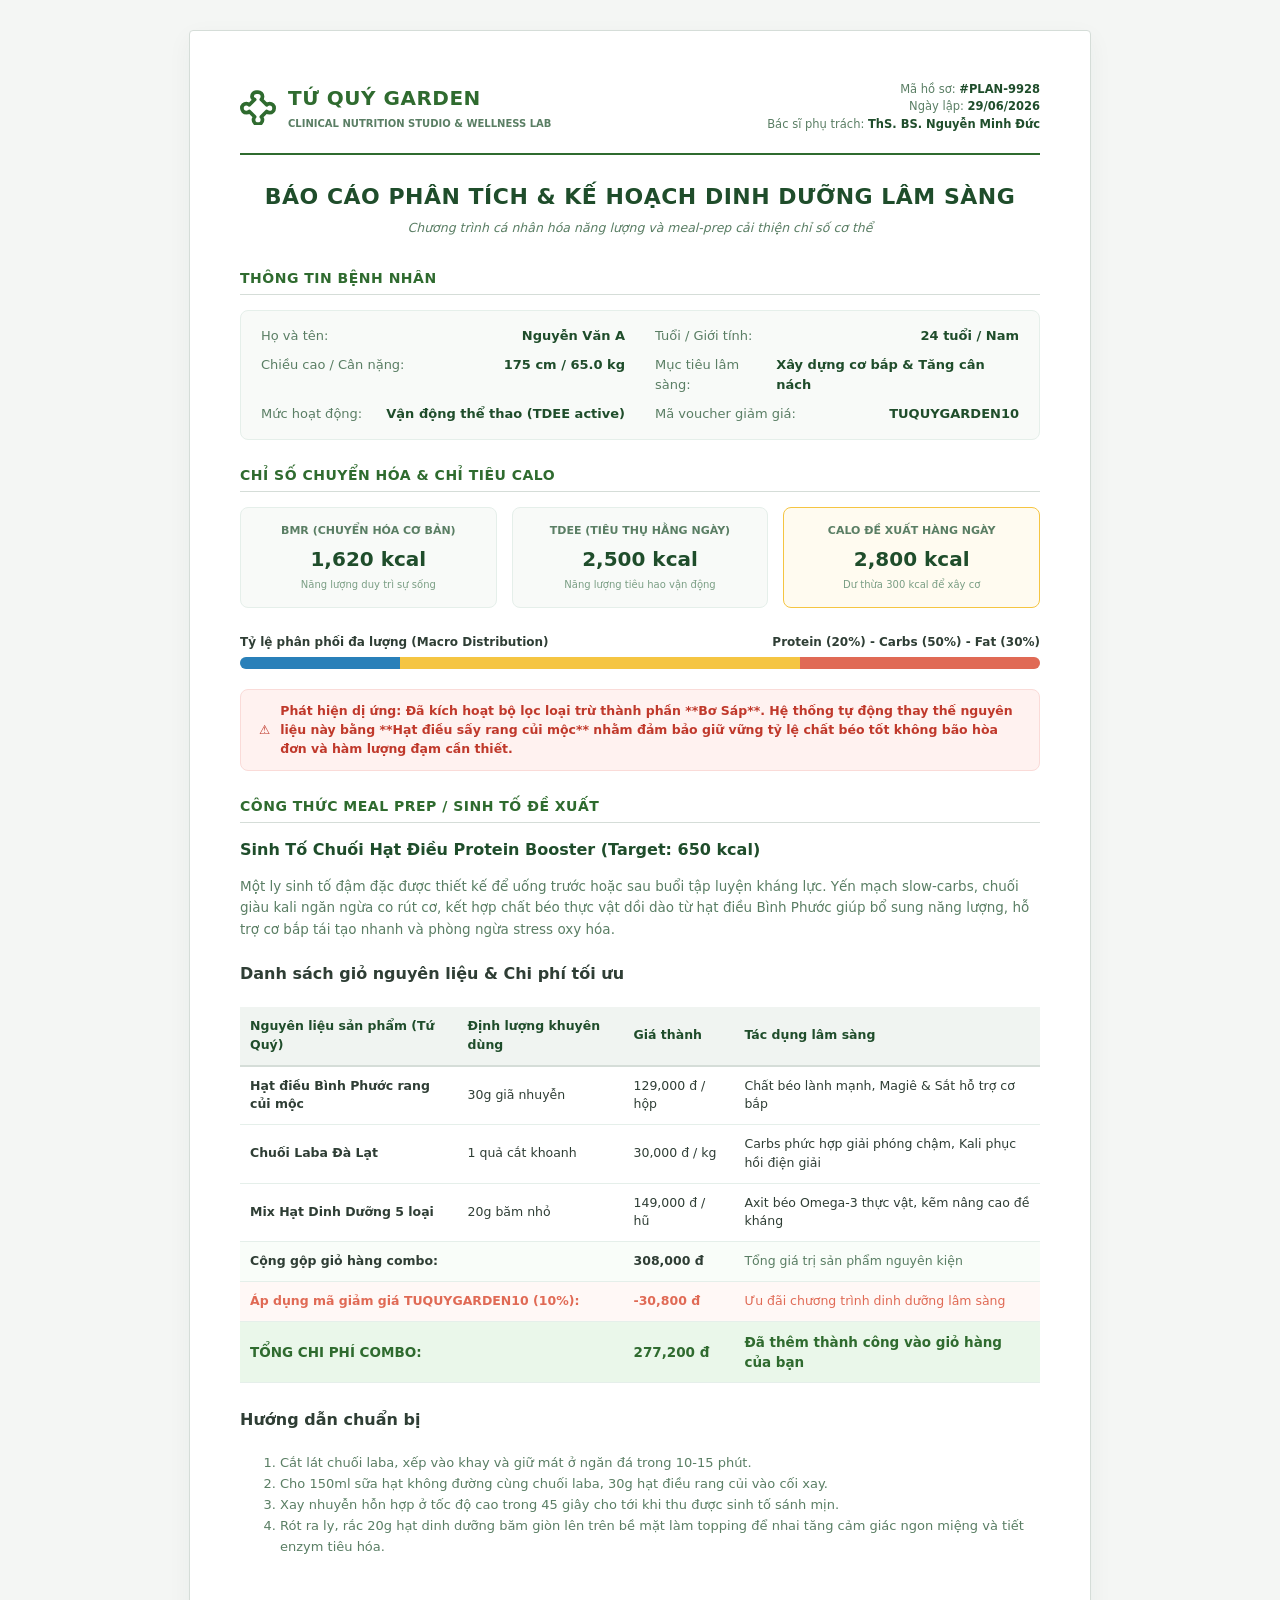
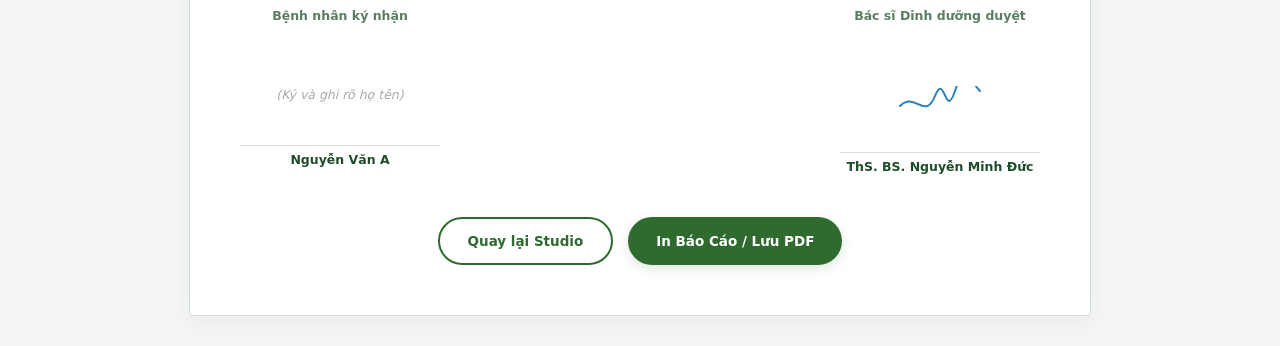
<file: demo_assets/diet-card-demo.html>
<!DOCTYPE html>
<html lang="vi">
<head>
  <meta charset="UTF-8">
  <meta name="viewport" content="width=device-width, initial-scale=1.0">
  <title>Báo Cáo Dinh Dưỡng Lâm Sàng | Tứ Quý Garden Demo</title>
  <style>
    body {
      font-family: 'Inter', system-ui, -apple-system, sans-serif;
      color: #2F3E35;
      background-color: #F4F6F4;
      margin: 0;
      padding: 30px;
      display: flex;
      justify-content: center;
      line-height: 1.5;
    }
    
    /* Paper Report Container */
    .report-paper {
      background: white;
      border: 1px solid #D5DDD8;
      border-radius: 4px;
      padding: 50px;
      max-width: 800px;
      width: 100%;
      box-shadow: 0 8px 24px rgba(47, 62, 53, 0.05);
      position: relative;
    }

    /* Medical Header Style */
    .report-header {
      display: flex;
      justify-content: space-between;
      align-items: center;
      border-bottom: 2px double #2F6B2F;
      padding-bottom: 20px;
      margin-bottom: 25px;
    }
    .clinic-logo {
      display: flex;
      align-items: center;
      gap: 12px;
    }
    .clinic-logo-text h1 {
      font-size: 20px;
      color: #2F6B2F;
      margin: 0 0 3px 0;
      text-transform: uppercase;
      letter-spacing: 0.5px;
      font-weight: 800;
    }
    .clinic-logo-text p {
      font-size: 10px;
      color: #5A7E64;
      margin: 0;
      text-transform: uppercase;
      font-weight: 600;
    }
    .report-meta {
      text-align: right;
      font-size: 11.5px;
      color: #5A7E64;
    }
    .report-meta strong {
      color: #1F4D2B;
    }

    /* Title Block */
    .report-title-block {
      text-align: center;
      margin-bottom: 30px;
    }
    .report-title-block h2 {
      font-size: 22px;
      color: #1F4D2B;
      margin: 0 0 6px 0;
      text-transform: uppercase;
      letter-spacing: 0.5px;
    }
    .report-title-block p {
      font-size: 12.5px;
      color: #5A7E64;
      margin: 0;
      font-style: italic;
    }

    /* Patient Profile Card */
    .section-title {
      font-size: 14px;
      color: #2F6B2F;
      text-transform: uppercase;
      border-bottom: 1px solid #D5DDD8;
      padding-bottom: 5px;
      margin-top: 25px;
      margin-bottom: 15px;
      font-weight: 700;
      letter-spacing: 0.5px;
    }
    
    .profile-grid {
      display: grid;
      grid-template-columns: 1fr 1fr;
      gap: 10px 30px;
      background: #F8FAF8;
      border-radius: 8px;
      padding: 15px 20px;
      font-size: 13px;
      border: 1px solid #E5EFEA;
    }
    .profile-item {
      display: flex;
      justify-content: space-between;
    }
    .profile-item span.label {
      color: #5A7E64;
    }
    .profile-item span.value {
      font-weight: 700;
      color: #1F4D2B;
    }

    /* BMI & Energetic metrics */
    .metrics-grid {
      display: grid;
      grid-template-columns: 1fr 1fr 1fr;
      gap: 15px;
      margin-bottom: 25px;
    }
    .metric-card {
      border: 1px solid #E5EFEA;
      border-radius: 8px;
      padding: 15px;
      text-align: center;
      background: #F8FAF8;
    }
    .metric-card.accent {
      background: #FFFBF0;
      border-color: #F5C542;
    }
    .metric-label {
      font-size: 11px;
      color: #5A7E64;
      text-transform: uppercase;
      font-weight: 700;
      margin-bottom: 5px;
    }
    .metric-val {
      font-size: 20px;
      font-weight: 800;
      color: #1F4D2B;
    }
    .metric-sub {
      font-size: 10px;
      color: #7A9E84;
      margin-top: 3px;
    }

    /* Allergy Alert Box */
    .allergy-box {
      background: #FFF2F0;
      border: 1px solid #FADBD8;
      border-radius: 8px;
      padding: 12px 18px;
      font-size: 12.5px;
      color: #C0392B;
      display: flex;
      align-items: center;
      gap: 10px;
      margin-bottom: 25px;
      font-weight: 600;
    }

    /* Recipe and Table details */
    .recipe-info {
      font-size: 13.5px;
      color: #5A7E64;
      line-height: 1.6;
      margin-bottom: 15px;
    }
    .recipe-name {
      font-size: 16px;
      color: #1F4D2B;
      font-weight: 700;
      margin: 15px 0 8px 0;
    }

    .report-table {
      width: 100%;
      border-collapse: collapse;
      font-size: 12.5px;
      margin: 15px 0 25px 0;
    }
    .report-table th {
      background: #F0F4F1;
      border-bottom: 2px solid #D5DDD8;
      padding: 10px;
      text-align: left;
      font-weight: 700;
      color: #1F4D2B;
    }
    .report-table td {
      border-bottom: 1px solid #E5EFEA;
      padding: 10px;
    }

    /* Macro distribution bar */
    .macro-bar-container {
      margin: 20px 0;
    }
    .macro-bar-label {
      display: flex;
      justify-content: space-between;
      font-size: 12px;
      font-weight: 700;
      margin-bottom: 6px;
    }
    .macro-bar {
      height: 12px;
      border-radius: 6px;
      display: flex;
      overflow: hidden;
      background: #E5EFEA;
    }
    .macro-segment {
      height: 100%;
    }

    /* Print & Signature Area */
    .signature-section {
      display: flex;
      justify-content: space-between;
      margin-top: 50px;
      font-size: 12.5px;
    }
    .signature-box {
      width: 200px;
      text-align: center;
    }
    .signature-title {
      font-weight: 600;
      margin-bottom: 60px;
      color: #5A7E64;
    }
    .signature-name {
      font-weight: 700;
      color: #1F4D2B;
      border-top: 1px solid #D5DDD8;
      padding-top: 5px;
    }

    .action-row {
      display: flex;
      justify-content: center;
      gap: 15px;
      margin-top: 40px;
    }
    .btn-action {
      font-family: inherit;
      font-weight: 700;
      padding: 12px 28px;
      border-radius: 40px;
      cursor: pointer;
      font-size: 13.5px;
      transition: all 0.2s ease;
      text-decoration: none;
    }
    .btn-primary {
      background: #2F6B2F;
      color: white;
      border: none;
      box-shadow: 0 4px 12px rgba(47, 107, 47, 0.15);
    }
    .btn-primary:hover {
      background: #6FAF3A;
      transform: translateY(-1px);
    }
    .btn-outline {
      background: transparent;
      color: #2F6B2F;
      border: 2px solid #2F6B2F;
    }
    .btn-outline:hover {
      background: #F0F4F1;
      transform: translateY(-1px);
    }

    @media print {
      body {
        background: white;
        padding: 0;
      }
      .report-paper {
        border: none;
        box-shadow: none;
        padding: 0;
        max-width: 100%;
      }
      .action-row {
        display: none !important;
      }
    }
  </style>
</head>
<body>

  <div class="report-paper">
    <!-- Medical Header -->
    <div class="report-header">
      <div class="clinic-logo">
        <svg xmlns="http://www.w3.org/2000/svg" width="36" height="36" viewBox="0 0 24 24" fill="none" stroke="#2F6B2F" stroke-width="2.5" stroke-linecap="round" stroke-linejoin="round">
          <path d="M12 2c1.658 0 3 1.342 3 3 0 .762-.285 1.458-.755 1.99l3.51 3.51c.532-.47 1.228-.75 1.99-.75 1.658 0 3 1.342 3 3s-1.342 3-3 3c-.762 0-1.458-.285-1.99-.755l-3.51 3.51c.47.532.75 1.228.75 1.99 0 1.658-1.342 3-3 3s-3-1.342-3-3c0-.762.285-1.458.755-1.99l-3.51-3.51c-.532.47-1.228.75-1.99.75-1.658 0-3-1.342-3-3s1.342-3 3-3c.762 0 1.458.285 1.99.755l3.51-3.51C8.285 6.458 8 5.762 8 5c0-1.658 1.342-3 3-3z"></path>
        </svg>
        <div class="clinic-logo-text">
          <h1>Tứ Quý Garden</h1>
          <p>Clinical Nutrition Studio & Wellness Lab</p>
        </div>
      </div>
      <div class="report-meta">
        Mã hồ sơ: <strong>#PLAN-9928</strong><br>
        Ngày lập: <strong>29/06/2026</strong><br>
        Bác sĩ phụ trách: <strong>ThS. BS. Nguyễn Minh Đức</strong>
      </div>
    </div>

    <!-- Title -->
    <div class="report-title-block">
      <h2>Báo Cáo Phân Tích & Kế Hoạch Dinh Dưỡng Lâm Sàng</h2>
      <p>Chương trình cá nhân hóa năng lượng và meal-prep cải thiện chỉ số cơ thể</p>
    </div>

    <!-- Patient Profile -->
    <div class="section-title">Thông tin bệnh nhân</div>
    <div class="profile-grid">
      <div class="profile-item"><span class="label">Họ và tên:</span><span class="value">Nguyễn Văn A</span></div>
      <div class="profile-item"><span class="label">Tuổi / Giới tính:</span><span class="value">24 tuổi / Nam</span></div>
      <div class="profile-item"><span class="label">Chiều cao / Cân nặng:</span><span class="value">175 cm / 65.0 kg</span></div>
      <div class="profile-item"><span class="label">Mục tiêu lâm sàng:</span><span class="value">Xây dựng cơ bắp & Tăng cân nách</span></div>
      <div class="profile-item"><span class="label">Mức hoạt động:</span><span class="value">Vận động thể thao (TDEE active)</span></div>
      <div class="profile-item"><span class="label">Mã voucher giảm giá:</span><span class="value">TUQUYGARDEN10</span></div>
    </div>

    <!-- Energetic Metrics -->
    <div class="section-title">Chỉ số chuyển hóa & Chỉ tiêu Calo</div>
    <div class="metrics-grid">
      <div class="metric-card">
        <div class="metric-label">BMR (Chuyển hóa cơ bản)</div>
        <div class="metric-val">1,620 kcal</div>
        <div class="metric-sub">Năng lượng duy trì sự sống</div>
      </div>
      <div class="metric-card">
        <div class="metric-label">TDEE (Tiêu thụ hằng ngày)</div>
        <div class="metric-val">2,500 kcal</div>
        <div class="metric-sub">Năng lượng tiêu hao vận động</div>
      </div>
      <div class="metric-card accent">
        <div class="metric-label">Calo đề xuất hàng ngày</div>
        <div class="metric-val">2,800 kcal</div>
        <div class="metric-sub">Dư thừa 300 kcal để xây cơ</div>
      </div>
    </div>

    <!-- Macro Bar -->
    <div class="macro-bar-container">
      <div class="macro-bar-label">
        <span>Tỷ lệ phân phối đa lượng (Macro Distribution)</span>
        <span>Protein (20%) - Carbs (50%) - Fat (30%)</span>
      </div>
      <div class="macro-bar">
        <div class="macro-segment" style="width: 20%; background: #2980B9;" title="Protein"></div>
        <div class="macro-segment" style="width: 50%; background: #F5C542;" title="Carbs"></div>
        <div class="macro-segment" style="width: 30%; background: #E06A55;" title="Fats"></div>
      </div>
    </div>

    <!-- Allergy Swap Warning -->
    <div class="allergy-box">
      <span>⚠️</span>
      <div>
        <strong>Phát hiện dị ứng:</strong> Đã kích hoạt bộ lọc loại trừ thành phần **Bơ Sáp**. Hệ thống tự động thay thế nguyên liệu này bằng **Hạt điều sấy rang củi mộc** nhằm đảm bảo giữ vững tỷ lệ chất béo tốt không bão hòa đơn và hàm lượng đạm cần thiết.
      </div>
    </div>

    <!-- Meal Prep Formula -->
    <div class="section-title">Công thức Meal Prep / Sinh tố đề xuất</div>
    <div class="recipe-name">Sinh Tố Chuối Hạt Điều Protein Booster (Target: 650 kcal)</div>
    <p class="recipe-info">
      Một ly sinh tố đậm đặc được thiết kế để uống trước hoặc sau buổi tập luyện kháng lực. Yến mạch slow-carbs, chuối giàu kali ngăn ngừa co rút cơ, kết hợp chất béo thực vật dồi dào từ hạt điều Bình Phước giúp bổ sung năng lượng, hỗ trợ cơ bắp tái tạo nhanh và phòng ngừa stress oxy hóa.
    </p>

    <!-- Ingredients Table -->
    <h4>Danh sách giỏ nguyên liệu & Chi phí tối ưu</h4>
    <table class="report-table">
      <thead>
        <tr>
          <th>Nguyên liệu sản phẩm (Tứ Quý)</th>
          <th>Định lượng khuyên dùng</th>
          <th>Giá thành</th>
          <th>Tác dụng lâm sàng</th>
        </tr>
      </thead>
      <tbody>
        <tr>
          <td><strong>Hạt điều Bình Phước rang củi mộc</strong></td>
          <td>30g giã nhuyễn</td>
          <td>129,000 đ / hộp</td>
          <td>Chất béo lành mạnh, Magiê & Sắt hỗ trợ cơ bắp</td>
        </tr>
        <tr>
          <td><strong>Chuối Laba Đà Lạt</strong></td>
          <td>1 quả cắt khoanh</td>
          <td>30,000 đ / kg</td>
          <td>Carbs phức hợp giải phóng chậm, Kali phục hồi điện giải</td>
        </tr>
        <tr>
          <td><strong>Mix Hạt Dinh Dưỡng 5 loại</strong></td>
          <td>20g băm nhỏ</td>
          <td>149,000 đ / hũ</td>
          <td>Axit béo Omega-3 thực vật, kẽm nâng cao đề kháng</td>
        </tr>
        <tr style="background: #F9FDF9; font-weight:700;">
          <td colspan="2">Cộng gộp giỏ hàng combo:</td>
          <td>308,000 đ</td>
          <td style="color:#5A7E64; font-weight:normal;">Tổng giá trị sản phẩm nguyên kiện</td>
        </tr>
        <tr style="background: #FFF8F6; font-weight:700; color: #E06A55;">
          <td colspan="2">Áp dụng mã giảm giá TUQUYGARDEN10 (10%):</td>
          <td>-30,800 đ</td>
          <td style="font-weight:normal;">Ưu đãi chương trình dinh dưỡng lâm sàng</td>
        </tr>
        <tr style="background: #EAF7EA; font-weight:700; color: #2F6B2F; font-size: 13.5px;">
          <td colspan="2">TỔNG CHI PHÍ COMBO:</td>
          <td>277,200 đ</td>
          <td>Đã thêm thành công vào giỏ hàng của bạn</td>
        </tr>
      </tbody>
    </table>

    <!-- Preparation and Guidelines -->
    <h4>Hướng dẫn chuẩn bị</h4>
    <ol style="font-size: 13px; color: #5A7E64; line-height: 1.6; margin-bottom: 30px;">
      <li>Cắt lát chuối laba, xếp vào khay và giữ mát ở ngăn đá trong 10-15 phút.</li>
      <li>Cho 150ml sữa hạt không đường cùng chuối laba, 30g hạt điều rang củi vào cối xay.</li>
      <li>Xay nhuyễn hỗn hợp ở tốc độ cao trong 45 giây cho tới khi thu được sinh tố sánh mịn.</li>
      <li>Rót ra ly, rắc 20g hạt dinh dưỡng băm giòn lên trên bề mặt làm topping để nhai tăng cảm giác ngon miệng và tiết enzym tiêu hóa.</li>
    </ol>

    <!-- Signatures -->
    <div class="signature-section">
      <div class="signature-box">
        <div class="signature-title">Bệnh nhân ký nhận</div>
        <div style="font-style:italic; color:#aaa; margin-bottom:40px;">(Ký và ghi rõ họ tên)</div>
        <div class="signature-name">Nguyễn Văn A</div>
      </div>
      
      <div class="signature-box">
        <div class="signature-title">Bác sĩ Dinh dưỡng duyệt</div>
        <div style="margin-bottom: 25px;">
          <svg width="100" height="35" viewBox="0 0 100 35" style="fill:none; stroke:#2980B9; stroke-width:2; stroke-linecap:round;">
            <!-- Dummy signature vector path -->
            <path d="M10 20c15-15 25 15 35-10s10 25 20-5 15-10 25 0"></path>
          </svg>
        </div>
        <div class="signature-name">ThS. BS. Nguyễn Minh Đức</div>
      </div>
    </div>

    <!-- Actions for Web Demo -->
    <div class="action-row">
      <a href="../nutrition.html" class="btn-action btn-outline">Quay lại Studio</a>
      <button class="btn-action btn-primary" onclick="window.print()">In Báo Cáo / Lưu PDF</button>
    </div>
  </div>

</body>
</html>
</file>
<file: styles/main.css>
/* styles/main.css */
@import url('https://fonts.googleapis.com/css2?family=Be+Vietnam+Pro:wght@300;400;500;600;700;800;900&family=Inter:wght@300;400;500;600;700;800&display=swap');

:root {
  --color-primary: #075F2A;      /* Deep green - unified with product/shop system */
  --color-secondary: #78B942;    /* Leaf green - unified with product/shop system */
  --color-cream: #FFFAF1;        /* Cream background - unified */
  --color-cream-light: #FAF5EA;  /* Lighter cream background */
  --color-yellow: #F8B400;       /* Soft yellow - unified */
  --color-text-dark: #12351F;     /* Text dark green - unified */
  --color-text-light: #6C7B70;    /* Text secondary green-gray - unified */
  --color-white: #FFFFFF;
  --color-gray-light: #F3F1ED;
  --color-gray-border: #E9DFCF;  /* unified border tone */
  --color-danger: #E62F25;       /* unified */
  --color-success: #78B942;
  
  /* Font no-serif for everything */
  --font-serif: 'Be Vietnam Pro', 'Inter', system-ui, -apple-system, sans-serif;
  --font-sans: 'Be Vietnam Pro', 'Inter', system-ui, -apple-system, sans-serif;
  
  --shadow-sm: 0 2px 8px rgba(31, 77, 43, 0.05);
  --shadow-md: 0 8px 24px rgba(31, 77, 43, 0.08);
  --shadow-lg: 0 16px 40px rgba(31, 77, 43, 0.12);
  
  --transition-smooth: all 0.3s cubic-bezier(0.25, 0.8, 0.25, 1);
}

/* Bilingual text state rules */
body.lang-vi .lang-en { display: none !important; }

body.lang-en .lang-vi { display: none !important; }

/* Base Resetting */
* {
  box-sizing: border-box;
  margin: 0;
  padding: 0;
}

body {
  position: relative;
  font-family: var(--font-sans);
  background-color: var(--color-white);
  color: var(--color-text-dark);
  line-height: 1.6;
  overflow-x: hidden;
}

h1, h2, h3, h4, h5, h6 {
  color: var(--color-text-dark);
  font-weight: 700;
  line-height: 1.3;
}

a {
  color: var(--color-primary);
  text-decoration: none;
  transition: var(--transition-smooth);
}

a:hover {
  color: var(--color-secondary);
}

button, input, select, textarea {
  font-family: inherit;
}

img {
  max-width: 100%;
  height: auto;
  display: block;
}

/* Scrollbar styling */
::-webkit-scrollbar {
  width: 8px;
}

::-webkit-scrollbar-track {
  background: var(--color-cream);
}

::-webkit-scrollbar-thumb {
  background: var(--color-secondary);
  border-radius: 4px;
}

::-webkit-scrollbar-thumb:hover {
  background: var(--color-primary);
}

/* Common Layout Containers */
.container {
  width: 100%;
  max-width: 1200px;
  margin: 0 auto;
  padding: 0 20px;
}

.container-fluid {
  width: 100%;
  padding: 0 20px;
}

.section {
  padding: 80px 0;
}

.text-center {
  text-align: center;
}

.bg-cream-light {
  background-color: var(--color-cream-light);
}

/* Grid wrappers */
.products-grid-4 {
  display: grid;
  grid-template-columns: repeat(auto-fill, minmax(260px, 1fr));
  gap: 25px;
  margin-top: 30px;
}

.products-grid-3 {
  display: grid;
  grid-template-columns: repeat(auto-fill, minmax(320px, 1fr));
  gap: 30px;
  margin-top: 30px;
}

/* Utility Animations */
@keyframes fadeIn {
  from { opacity: 0; transform: translateY(15px); }
  to { opacity: 1; transform: translateY(0); }
}

.animate-fade-in {
  animation: fadeIn 0.4s ease forwards;
}

@keyframes bounce {
  0%, 100% { transform: translateY(0); }
  50% { transform: translateY(-8px); }
}

.animate-bounce {
  animation: bounce 2s infinite ease-in-out;
}

/* Buttons */
.btn {
  display: inline-flex;
  align-items: center;
  justify-content: center;
  gap: 8px;
  font-weight: 600;
  padding: 10px 24px;
  border-radius: 8px;
  border: 2px solid transparent;
  cursor: pointer;
  transition: var(--transition-smooth);
  font-size: 15px;
  white-space: nowrap; /* Avoid wrapping on small widths */
}

.btn-primary {
  background-color: var(--color-primary);
  color: var(--color-white);
}

.btn-primary:hover {
  background-color: var(--color-text-dark);
  color: var(--color-white);
  transform: translateY(-2px);
  box-shadow: 0 4px 12px rgba(47, 107, 47, 0.2);
}

.btn-secondary {
  background-color: var(--color-yellow);
  color: var(--color-text-dark);
}

.btn-secondary:hover {
  background-color: var(--color-primary);
  color: var(--color-white);
  transform: translateY(-2px);
}

.btn-outline {
  background-color: transparent;
  border-color: var(--color-primary);
  color: var(--color-primary);
}

.btn-outline:hover {
  background-color: var(--color-primary);
  color: var(--color-white);
  transform: translateY(-2px);
}

.btn-danger {
  background-color: var(--color-danger);
  color: var(--color-white);
}

.btn-danger:hover {
  background-color: #C04A35;
  color: var(--color-white);
}

.btn-lg {
  padding: 14px 32px;
  font-size: 16px;
  border-radius: 10px;
}

.btn-sm {
  padding: 8px 16px;
  font-size: 13px;
}

.btn-xs {
  padding: 4px 8px;
  font-size: 12px;
}

.btn-block {
  width: 100%;
}

.hover-lift:hover {
  transform: translateY(-5px);
  box-shadow: var(--shadow-lg);
}

/* SECTION HEADERS */
.section-tag {
  color: var(--color-secondary);
  font-weight: 700;
  font-size: 14px;
  text-transform: uppercase;
  letter-spacing: 1.5px;
  display: block;
  margin-bottom: 8px;
}

.section-title {
  font-size: 32px;
  color: var(--color-text-dark);
}

.section-header-flex {
  display: flex;
  justify-content: space-between;
  align-items: flex-end;
  margin-bottom: 40px;
  flex-wrap: wrap;
  gap: 20px;
}

/* STICKY HEADER */
.main-header {
  position: sticky;
  top: 0;
  z-index: 100;
  background-color: rgba(255, 255, 255, 0.95);
  backdrop-filter: blur(10px);
  box-shadow: var(--shadow-sm);
  transition: var(--transition-smooth);
}

.header-container {
  display: flex;
  align-items: center;
  justify-content: space-between;
  height: 90px; /* Taller header */
  max-width: 1440px !important; /* Spaced out, wider header */
  width: 100%;
  margin: 0 auto;
  padding: 0 24px;
}

.logo-img {
  max-height: 48px; /* Standardize size */
  display: block;
}
.logo {
  flex-shrink: 0;
}

.mobile-toggle {
  display: none;
  background: none;
  border: none;
  color: var(--color-text-dark);
  cursor: pointer;
}

.nav-list {
  display: flex;
  list-style: none;
  gap: 28px; /* Restored gap since container is wider */
}

.nav-link {
  font-weight: 600;
  color: var(--color-text-dark);
  font-size: 15px;
  padding: 8px 0;
  position: relative;
  display: flex;
  align-items: center;
  gap: 4px;
  white-space: nowrap; /* Prevent menu links from wrapping */
}

.nav-link::after {
  content: '';
  position: absolute;
  bottom: 0;
  left: 0;
  width: 0;
  height: 2px;
  background-color: var(--color-secondary);
  transition: var(--transition-smooth);
}

.nav-link:hover::after {
  width: 100%;
}

/* Dropdown styling */
.dropdown {
  position: relative;
}

.dropdown-chevron {
  transition: transform 0.2s;
}

.dropdown:hover .dropdown-chevron {
  transform: rotate(180deg);
}

.dropdown-menu {
  position: absolute;
  top: 100%;
  left: 0;
  background-color: var(--color-white);
  box-shadow: var(--shadow-md);
  border-radius: 8px;
  list-style: none;
  padding: 10px 0;
  min-width: 220px;
  opacity: 0;
  visibility: hidden;
  transform: translateY(10px);
  transition: var(--transition-smooth);
}

.dropdown:hover .dropdown-menu {
  opacity: 1;
  visibility: visible;
  transform: translateY(0);
}

.dropdown-menu li a {
  display: block;
  padding: 10px 20px;
  font-size: 14px;
  font-weight: 500;
  color: var(--color-text-dark);
}

.dropdown-menu li a:hover {
  background-color: var(--color-cream);
  color: var(--color-primary);
  padding-left: 25px;
}

/* Mega Menu styling â€” wide 3-column grid, unified across all pages */
.mega-menu {
  position: absolute;
  top: 100%;
  left: 50%;
  transform: translateX(-50%) translateY(8px);
  background-color: var(--color-white);
  box-shadow: 0 24px 60px rgba(7, 95, 42, 0.16);
  border-radius: 18px;
  padding: 22px;
  width: 620px;
  max-width: calc(100vw - 40px);
  opacity: 0;
  visibility: hidden;
  transition: opacity 0.22s ease, transform 0.22s ease, visibility 0.22s ease;
  z-index: 9999;
  border: 1px solid var(--color-gray-border);
  pointer-events: none;
  /* Invisible bridge so the cursor never "loses" hover crossing the gap */
  margin-top: -1px;
}

.mega-menu::before {
  content: "";
  position: absolute;
  top: -14px;
  left: 0;
  right: 0;
  height: 14px;
  background: transparent;
}

.dropdown.is-open .mega-menu,
.dropdown:hover .mega-menu,
.dropdown:focus-within .mega-menu {
  opacity: 1;
  visibility: visible;
  transform: translateX(-50%) translateY(0);
  pointer-events: auto;
}

.mega-menu-grid {
  display: grid;
  grid-template-columns: repeat(3, 1fr);
  gap: 6px 10px;
}

.mega-menu-item {
  display: flex;
  align-items: flex-start;
  gap: 12px;
  padding: 12px;
  border-radius: 14px;
  transition: background 0.2s ease, transform 0.2s ease;
  text-decoration: none;
}

.mega-menu-item:hover {
  background-color: var(--color-cream-light);
  transform: translateY(-2px);
}

.mega-icon {
  width: 46px;
  height: 46px;
  background-color: var(--color-cream-light);
  border: 1px solid var(--color-gray-border);
  border-radius: 12px;
  display: flex;
  align-items: center;
  justify-content: center;
  flex-shrink: 0;
  font-size: 20px;
}

.mega-menu-item:hover .mega-icon {
  background-color: var(--color-primary);
  border-color: var(--color-primary);
}

.mega-menu-item:hover .mega-icon svg {
  stroke: #ffffff;
}

.mega-icon svg {
  width: 20px;
  height: 20px;
  transition: stroke 0.2s ease;
}

.mega-icon img {
  width: 20px;
  height: 20px;
  object-fit: contain;
}

.mega-text {
  display: flex;
  flex-direction: column;
  gap: 3px;
  padding-top: 4px;
}

.mega-title {
  font-weight: 700;
  color: var(--color-text-dark);
  font-size: 14.5px;
  display: block;
}

.mega-desc {
  font-size: 12px;
  color: var(--color-text-light);
  display: block;
  line-height: 1.4;
}

/* Ensure nav container has overflow visible for mega menu */
.main-nav {
  overflow: visible;
}

.nav-list {
  overflow: visible;
}

.nav-list > li {
  overflow: visible;
}

.header-actions {
  display: flex;
  align-items: center;
  gap: 15px;
}

/* Search Bar */
.search-bar {
  display: flex;
  align-items: center;
  background-color: var(--color-gray-light);
  border-radius: 30px;
  padding: 6px 16px;
  border: 1px solid transparent;
  transition: var(--transition-smooth);
}

.search-bar:focus-within {
  background-color: var(--color-white);
  border-color: var(--color-secondary);
  box-shadow: 0 0 0 3px rgba(111, 175, 58, 0.1);
}

.search-bar input {
  border: none;
  background: none;
  outline: none;
  font-size: 14px;
  width: 200px;
  color: var(--color-text-dark);
  transition: width 0.3s;
}

.search-bar input:focus {
  width: 260px;
}

.search-btn {
  background: none;
  border: none;
  color: var(--color-text-light);
  cursor: pointer;
}

.search-btn:hover {
  color: var(--color-primary);
}

/* Header action buttons */
.action-icon-btn {
  display: flex;
  align-items: center;
  gap: 6px;
  font-weight: 600;
  font-size: 14px;
  color: var(--color-text-dark);
}

.action-icon-btn:hover {
  color: var(--color-primary);
}

.cart-icon-wrapper {
  position: relative;
}

.cart-badge {
  position: absolute;
  top: -8px;
  right: -8px;
  background-color: var(--color-yellow);
  color: var(--color-text-dark);
  font-size: 11px;
  font-weight: 700;
  width: 18px;
  height: 18px;
  border-radius: 50%;
  display: flex;
  align-items: center;
  justify-content: center;
  border: 2px solid var(--color-white);
}

/* Language switch button styles */
.lang-switch-btn {
  background-color: rgba(47, 107, 47, 0.1);
  color: var(--color-primary);
  border: 1px solid var(--color-gray-border);
  border-radius: 20px;
  padding: 4px 12px;
  font-size: 13px;
  font-weight: 700;
  cursor: pointer;
  transition: var(--transition-smooth);
}

.lang-switch-btn:hover {
  background-color: var(--color-primary);
  color: var(--color-white);
  border-color: var(--color-primary);
}

/* FOOTER STYLING */
.main-footer {
  background-color: var(--color-text-dark);
  color: rgba(255, 255, 255, 0.8);
  padding-top: 60px;
}

.footer-logo-img {
  max-height: 54px;
  margin-bottom: 15px;
}

.footer-top {
  display: grid;
  grid-template-columns: repeat(auto-fit, minmax(220px, 1fr));
  gap: 40px;
  padding-bottom: 50px;
}

.brand-block {
  grid-column: span 1;
}

.footer-tagline {
  font-size: 16px;
  color: var(--color-yellow);
  margin-bottom: 12px;
  font-weight: bold;
}

.footer-desc {
  font-size: 14px;
  line-height: 1.6;
  margin-bottom: 20px;
}

.social-links {
  display: flex;
  gap: 12px;
}

.social-link {
  width: 36px;
  height: 36px;
  background-color: rgba(255,255,255,0.08);
  border-radius: 50%;
  display: flex;
  align-items: center;
  justify-content: center;
  color: var(--color-white);
  transition: var(--transition-smooth);
}

.social-link:hover {
  background-color: var(--color-yellow);
  color: var(--color-text-dark);
  transform: translateY(-3px);
}

.zalo-text-icon {
  font-weight: 700;
  font-size: 14px;
}

.footer-title {
  color: var(--color-white);
  font-size: 18px;
  margin-bottom: 20px;
  position: relative;
  padding-bottom: 8px;
}

.footer-title::after {
  content: '';
  position: absolute;
  bottom: 0;
  left: 0;
  width: 30px;
  height: 2px;
  background-color: var(--color-secondary);
}

.footer-links {
  list-style: none;
}

.footer-links li {
  margin-bottom: 12px;
}

.footer-links li a {
  color: rgba(255, 255, 255, 0.7);
  font-size: 14px;
}

.footer-links li a:hover {
  color: var(--color-yellow);
  padding-left: 5px;
}

.contact-info-list {
  list-style: none;
}

.contact-info-list li {
  display: flex;
  align-items: flex-start;
  gap: 10px;
  margin-bottom: 15px;
  font-size: 14px;
}

.contact-info-list svg {
  margin-top: 3px;
  color: var(--color-yellow);
  flex-shrink: 0;
}

.contact-info-list strong {
  color: var(--color-white);
}

.footer-newsletter {
  margin-top: 25px;
}

.newsletter-txt {
  font-size: 13px;
  margin-bottom: 8px;
}

.newsletter-form {
  display: flex;
  gap: 5px;
}

.newsletter-form input {
  flex: 1;
  padding: 8px 12px;
  border-radius: 6px;
  border: none;
  font-size: 13px;
}

.footer-bottom {
  border-top: 1px solid rgba(255, 255, 255, 0.1);
  padding: 25px 0;
  font-size: 13px;
}

.footer-bottom-content {
  display: flex;
  justify-content: space-between;
  align-items: center;
  flex-wrap: wrap;
  gap: 15px;
}

.footer-bottom-links a {
  color: rgba(255,255,255,0.6);
}

.footer-bottom-links a:hover {
  color: var(--color-yellow);
}

.footer-bottom-links .divider {
  margin: 0 8px;
  color: rgba(255,255,255,0.2);
}

/* HOMEPAGE SPECIALS */
.hero-section {
  background-color: var(--color-cream);
  padding: 80px 0 100px 0;
  overflow: hidden;
}

.hero-container-grid {
  display: grid;
  grid-template-columns: 1fr;
  gap: 40px;
  align-items: center;
  max-width: 720px;
}

.hero-tagline {
  color: var(--color-primary);
  font-weight: 700;
  font-size: 14px;
  text-transform: uppercase;
  letter-spacing: 2px;
  margin-bottom: 10px;
  display: block;
}

.hero-title {
  font-size: 44px;
  color: var(--color-text-dark);
  margin-bottom: 20px;
  font-weight: 800;
}

.hero-desc {
  font-size: 16px;
  color: var(--color-text-light);
  margin-bottom: 30px;
  max-width: 600px;
}

.hero-actions {
  display: flex;
  gap: 15px;
  margin-bottom: 40px;
  flex-wrap: wrap;
}

.hero-badges {
  display: flex;
  gap: 25px;
  flex-wrap: wrap;
}

.hero-badge-item {
  display: flex;
  align-items: center;
  gap: 8px;
  font-size: 13px;
  font-weight: 600;
}

.hero-badge-item svg {
  color: var(--color-secondary);
}

.hero-image-wrapper {
  position: relative;
  display: flex;
  justify-content: center;
  align-items: center;
}

.hero-main-img {
  max-width: 100%;
  filter: drop-shadow(0 15px 30px rgba(31, 77, 43, 0.15));
  border-radius: 20px;
}

/* Category grid cards */
.category-grid {
  display: grid;
  grid-template-columns: repeat(auto-fit, minmax(240px, 1fr));
  gap: 30px;
  margin-top: 40px;
}

.category-card {
  transition: transform 0.4s cubic-bezier(0.25, 0.8, 0.25, 1), box-shadow 0.4s cubic-bezier(0.25, 0.8, 0.25, 1);
  background-color: var(--color-white);
  border-radius: 16px;
  overflow: hidden;
  box-shadow: var(--shadow-sm);
}

.category-card:hover {
  transform: translateY(-8px);
  box-shadow: 0 20px 35px rgba(31, 77, 43, 0.15) !important;
}

.category-card:hover .cat-img-container img {
  transform: scale(1.08);
}

.cat-img-container {
  height: 180px;
  overflow: hidden;
  background-color: var(--color-cream);
}

.cat-img-container img {
  width: 100%;
  height: 100%;
  object-fit: cover;
  transition: transform 0.5s;
}

.cat-body {
  padding: 25px;
}

.cat-body h3 {
  font-size: 18px;
  margin-bottom: 10px;
}

.cat-body p {
  font-size: 13px;
  color: var(--color-text-light);
  margin-bottom: 20px;
  height: 40px;
}

/* Healthy goals Tab bar */
.tabs-container {
  display: flex;
  justify-content: center;
  gap: 15px;
  margin-bottom: 35px;
  flex-wrap: wrap;
}

.tab-btn {
  padding: 10px 24px;
  border-radius: 30px;
  background-color: var(--color-white);
  border: 1px solid var(--color-gray-border);
  color: var(--color-text-dark);
  font-weight: 600;
  cursor: pointer;
  transition: var(--transition-smooth);
}

.tab-btn:hover, .tab-btn.active {
  background-color: var(--color-primary);
  color: var(--color-white);
  border-color: var(--color-primary);
  box-shadow: 0 4px 10px rgba(47, 107, 47, 0.15);
}

/* Traceability layout */
.traceability-layout {
  display: grid;
  grid-template-columns: 1.1fr 0.9fr;
  gap: 50px;
  align-items: center;
}

.timeline {
  margin-top: 30px;
  border-left: 2px dashed var(--color-secondary);
  padding-left: 25px;
  display: flex;
  flex-direction: column;
  gap: 25px;
}

.timeline-item {
  position: relative;
}

.timeline-number {
  position: absolute;
  left: -37px;
  top: 0;
  width: 24px;
  height: 24px;
  background-color: var(--color-primary);
  color: var(--color-white);
  border-radius: 50%;
  display: flex;
  align-items: center;
  justify-content: center;
  font-size: 11px;
  font-weight: 700;
}

.timeline-content h4 {
  font-size: 16px;
  margin-bottom: 4px;
}

.timeline-content p {
  font-size: 13px;
  color: var(--color-text-light);
}

/* ===== HOMEPAGE COMPACT FEATURED CARDS (6-col row) ===== */
#featured-products-grid .product-card {
  border-radius: 16px;
}

#featured-products-grid .card-img-wrapper {
  height: 160px;
  border-radius: 14px 14px 0 0;
}

#featured-products-grid .card-body {
  padding: 14px 16px;
}

#featured-products-grid .card-title {
  font-size: 13px;
  margin-bottom: 4px;
  font-weight: 700;
}

#featured-products-grid .card-category-tag {
  font-size: 10px;
  margin-bottom: 4px;
}

#featured-products-grid .card-origin-info {
  font-size: 10px;
  margin-bottom: 8px;
}

#featured-products-grid .card-rating-row {
  display: none;
}

#featured-products-grid .current-price {
  font-size: 15px;
  font-weight: 700;
  color: var(--color-primary);
}

#featured-products-grid .old-price {
  font-size: 11px;
}

#featured-products-grid .card-bottom-row {
  padding-top: 10px;
}

#featured-products-grid .circle-cart-btn {
  width: 32px;
  height: 32px;
}

/* PRODUCT CARD COMPONENT - PREMIUM RE-DESIGN */

.product-card {
  background-color: var(--color-white);
  border-radius: 12px;
  overflow: hidden;
  box-shadow: var(--shadow-sm);
  border: 1px solid var(--color-gray-light);
  display: flex;
  flex-direction: column;
  position: relative;
  transition: var(--transition-smooth);
  height: 100%;
}

.product-card:hover {
  transform: translateY(-6px);
  box-shadow: var(--shadow-md);
  border-color: var(--color-gray-border);
}

.card-img-wrapper {
  position: relative;
  width: 100%;
  aspect-ratio: 1 / 1;
  overflow: hidden;
  background-color: var(--color-cream-light);
  display: flex;
  align-items: center;
  justify-content: center;
}

.product-img {
  width: 100%;
  height: 100%;
  object-fit: cover;
  transition: transform 0.5s;
}

.product-card:hover .product-img {
  transform: scale(1.08);
}

/* Badges */
.card-badge {
  position: absolute;
  top: 12px;
  left: 12px;
  font-size: 11px;
  font-weight: 700;
  padding: 4px 10px;
  border-radius: 4px;
  color: var(--color-white);
  z-index: 2;
  text-transform: uppercase;
}

.bestseller-badge {
  background-color: var(--color-yellow);
  color: var(--color-text-dark);
}

.seasonal-badge {
  background-color: var(--color-primary);
}

.discount-badge {
  position: absolute;
  top: 12px;
  right: 12px;
  background-color: var(--color-danger);
  color: var(--color-white);
  font-size: 11px;
  font-weight: 700;
  padding: 4px 8px;
  border-radius: 4px;
  z-index: 2;
}

.wishlist-toggle-btn {
  position: absolute;
  bottom: 12px;
  right: 12px;
  width: 32px;
  height: 32px;
  background-color: var(--color-white);
  border: none;
  border-radius: 50%;
  display: flex;
  align-items: center;
  justify-content: center;
  box-shadow: var(--shadow-sm);
  color: var(--color-text-light);
  cursor: pointer;
  transition: var(--transition-smooth);
  z-index: 2;
}

.wishlist-toggle-btn:hover, .wishlist-toggle-btn.active {
  color: var(--color-secondary);
  transform: scale(1.1);
}

/* Card Body */
.card-body {
  padding: 20px;
  flex: 1;
  display: flex;
  flex-direction: column;
}

.card-category-tag {
  font-size: 11px;
  font-weight: 600;
  color: var(--color-secondary);
  text-transform: uppercase;
  margin-bottom: 6px;
  display: block;
}

.card-title {
  font-size: 17px;
  margin-bottom: 8px;
  font-weight: 600;
}

.card-title a {
  color: var(--color-text-dark);
}

.card-title a:hover {
  color: var(--color-primary);
}

.card-origin-info {
  font-size: 12px;
  color: var(--color-text-light);
  display: flex;
  align-items: center;
  gap: 5px;
  margin-bottom: 10px;
}

.card-origin-info svg {
  flex-shrink: 0;
}

.card-rating-row {
  display: flex;
  align-items: center;
  gap: 8px;
  margin-bottom: 15px;
}

.card-stars {
  display: flex;
  color: #DDD;
}

.star {
  font-size: 14px;
}

.star.fill {
  color: var(--color-yellow);
}

.card-rating-num {
  font-size: 12px;
  font-weight: 700;
  color: var(--color-text-dark);
}

/* Premium bottom alignment */
.card-bottom-row {
  display: flex;
  justify-content: space-between;
  align-items: center;
  margin-top: auto;
  padding-top: 15px;
  border-top: 1px dashed var(--color-gray-border);
}

.card-price-box {
  display: flex;
  flex-direction: column;
  gap: 2px;
}

.current-price {
  font-size: 18px;
  font-weight: 700;
  color: var(--color-primary);
}

.old-price {
  font-size: 13px;
  text-decoration: line-through;
  color: var(--color-text-light);
}

.circle-cart-btn {
  width: 36px;
  height: 36px;
  background-color: var(--color-secondary);
  color: var(--color-white);
  border: none;
  border-radius: 50%;
  display: flex;
  align-items: center;
  justify-content: center;
  cursor: pointer;
  transition: var(--transition-smooth);
}

.circle-cart-btn:hover {
  background-color: var(--color-primary);
  transform: scale(1.1);
  box-shadow: 0 4px 10px rgba(111, 175, 58, 0.3);
}

/* LISTING PAGE */
.shop-layout {
  display: grid;
  grid-template-columns: 280px 1fr;
  gap: 30px;
  margin-top: 40px;
}

.breadcrumb {
  display: flex;
  list-style: none;
  gap: 8px;
  font-size: 13px;
  color: var(--color-text-light);
  margin-bottom: 15px;
}

.breadcrumb a {
  color: var(--color-text-light);
}

.breadcrumb .active {
  color: var(--color-primary);
  font-weight: 600;
}

/* Sidebar filtering controls (Scrolls naturally) */
.shop-sidebar {
  background-color: var(--color-cream-light);
  padding: 25px;
  border-radius: 12px;
  border: 1px solid var(--color-gray-border);
  height: fit-content;
  position: relative; /* Not sticky anymore */
  top: 0;
}

.sidebar-header {
  display: flex;
  justify-content: space-between;
  align-items: center;
  border-bottom: 1px solid var(--color-gray-border);
  padding-bottom: 12px;
  margin-bottom: 20px;
}

.close-sidebar-btn {
  display: none;
  font-size: 24px;
  background: none;
  border: none;
  cursor: pointer;
}

.filter-group {
  margin-bottom: 25px;
}

.filter-title {
  font-size: 15px;
  margin-bottom: 12px;
  text-transform: uppercase;
  letter-spacing: 0.5px;
  font-weight: 700;
  color: var(--color-text-dark);
}

.filter-list {
  list-style: none;
}

.filter-list li {
  margin-bottom: 10px;
}

.filter-label {
  display: flex;
  align-items: center;
  gap: 10px;
  font-size: 14px;
  font-weight: 500;
  cursor: pointer;
}

.filter-label input[type="radio"] {
  accent-color: var(--color-primary);
}

.select-filter {
  width: 100%;
  padding: 8px 12px;
  border-radius: 6px;
  border: 1px solid var(--color-gray-border);
  background-color: var(--color-white);
  outline: none;
}

/* Toolbar & Shop Main */
.shop-toolbar {
  display: flex;
  justify-content: space-between;
  align-items: center;
  background-color: var(--color-cream-light);
  padding: 15px 20px;
  border-radius: 8px;
  margin-bottom: 25px;
}

.toolbar-left {
  display: flex;
  align-items: center;
  gap: 15px;
}

.mobile-filter-trigger {
  display: none;
}

.results-count {
  font-size: 14px;
  color: var(--color-text-light);
}

.sort-selector-wrapper {
  font-size: 14px;
  display: flex;
  align-items: center;
  gap: 10px;
}

.sort-selector-wrapper select {
  padding: 6px 12px;
  border-radius: 6px;
  border: 1px solid var(--color-gray-border);
  background-color: var(--color-white);
  outline: none;
}

.active-search-indicator {
  display: inline-flex;
  align-items: center;
  gap: 8px;
  background-color: rgba(111, 175, 58, 0.15);
  color: var(--color-text-dark);
  padding: 6px 14px;
  border-radius: 20px;
  font-size: 13px;
  margin-bottom: 20px;
}

.remove-search-badge {
  background: none;
  border: none;
  font-size: 16px;
  font-weight: 700;
  cursor: pointer;
  color: var(--color-primary);
}

.products-listing-grid {
  display: grid;
  grid-template-columns: repeat(auto-fill, minmax(220px, 1fr));
  gap: 20px;
}

.empty-state-container {
  padding: 60px 20px;
}

.empty-icon-circle {
  width: 80px;
  height: 80px;
  background-color: var(--color-cream-light);
  border-radius: 50%;
  display: flex;
  align-items: center;
  justify-content: center;
  color: var(--color-text-light);
  margin: 0 auto 20px auto;
}

.empty-state-container h3 {
  font-size: 22px;
  margin-bottom: 10px;
}

.empty-state-container p {
  color: var(--color-text-light);
  max-width: 500px;
  margin: 0 auto 20px auto;
  font-size: 14px;
}

/* PRODUCT DETAIL PAGE */
.detail-layout-grid {
  display: grid;
  grid-template-columns: 1fr 1fr;
  gap: 50px;
  margin-top: 30px;
}

.gallery-wrapper {
  display: flex;
  flex-direction: column;
  gap: 15px;
}

.main-image-container {
  border-radius: 16px;
  overflow: hidden;
  background-color: var(--color-cream-light);
  position: relative;
  aspect-ratio: 1/1;
  display: flex;
  align-items: center;
  justify-content: center;
  border: 1px solid var(--color-gray-border);
}

.main-image-container img {
  width: 100%;
  height: 100%;
  object-fit: cover;
}

.discount-badge-large {
  position: absolute;
  top: 20px;
  left: 20px;
  background-color: var(--color-danger);
  color: var(--color-white);
  padding: 6px 12px;
  border-radius: 6px;
  font-weight: 700;
  font-size: 14px;
}

.gallery-thumbnails {
  display: flex;
  gap: 12px;
}

.thumb-img {
  width: 80px;
  height: 80px;
  border-radius: 8px;
  overflow: hidden;
  border: 2px solid transparent;
  cursor: pointer;
  background-color: var(--color-cream-light);
  transition: var(--transition-smooth);
}

.thumb-img.active, .thumb-img:hover {
  border-color: var(--color-primary);
  transform: scale(1.05);
}

.thumb-img img {
  width: 100%;
  height: 100%;
  object-fit: cover;
}

/* Details column */
.product-buy-details {
  display: flex;
  flex-direction: column;
}

.detail-category {
  font-size: 12px;
  font-weight: 700;
  color: var(--color-secondary);
  text-transform: uppercase;
  letter-spacing: 1px;
}

.detail-title {
  font-size: 34px;
  margin: 10px 0;
}

.detail-rating-row {
  display: flex;
  align-items: center;
  gap: 10px;
  font-size: 14px;
  margin-bottom: 25px;
  flex-wrap: wrap;
}

.detail-stars {
  color: var(--color-yellow);
}

.detail-rating-row .divider {
  color: var(--color-gray-border);
}

.detail-rating-row .in-stock {
  color: var(--color-primary);
  font-weight: 600;
}

.detail-rating-row .out-of-stock {
  color: var(--color-danger);
  font-weight: 600;
}

.detail-price-box {
  background-color: var(--color-cream-light);
  padding: 15px 25px;
  border-radius: 8px;
  display: flex;
  align-items: baseline;
  gap: 15px;
  margin-bottom: 25px;
}

.detail-price-box .current-price {
  font-size: 28px;
}

.detail-price-box .old-price {
  font-size: 16px;
}

.detail-short-desc {
  font-size: 15px;
  color: var(--color-text-light);
  line-height: 1.7;
  margin-bottom: 30px;
}

.detail-actions-box {
  border-top: 1px solid var(--color-gray-border);
  border-bottom: 1px solid var(--color-gray-border);
  padding: 25px 0;
  margin-bottom: 30px;
}

.quantity-control-row {
  display: flex;
  align-items: center;
  gap: 20px;
  margin-bottom: 20px;
}

.quantity-control-row .label {
  font-weight: 600;
  font-size: 15px;
}

.quantity-adjuster {
  display: flex;
  border: 1px solid var(--color-gray-border);
  border-radius: 6px;
  overflow: hidden;
  background-color: var(--color-white);
}

.quantity-adjuster button {
  width: 40px;
  height: 40px;
  background: none;
  border: none;
  font-size: 18px;
  font-weight: 600;
  cursor: pointer;
}

.quantity-adjuster button:hover {
  background-color: var(--color-gray-light);
}

.quantity-adjuster input {
  width: 60px;
  height: 40px;
  border: none;
  border-left: 1px solid var(--color-gray-border);
  border-right: 1px solid var(--color-gray-border);
  text-align: center;
  font-size: 15px;
  font-weight: 600;
  outline: none;
}

/* Remove default arrows */
.quantity-adjuster input::-webkit-outer-spin-button,
.quantity-adjuster input::-webkit-inner-spin-button {
  -webkit-appearance: none;
}

.buy-buttons-row {
  display: flex;
  gap: 12px;
  flex-wrap: wrap;
}

.buy-buttons-row .btn {
  flex: 1;
  min-width: 150px;
}

.wishlist-btn-round {
  width: 50px;
  height: 50px;
  border-radius: 8px !important;
  padding: 0 !important;
  display: flex !important;
  align-items: center;
  justify-content: center;
  color: var(--color-text-light) !important;
}

.wishlist-btn-round:hover, .wishlist-btn-round.active {
  background-color: rgba(111, 175, 58, 0.15) !important;
  color: var(--color-primary) !important;
  border-color: var(--color-primary) !important;
}

.detail-health-goals {
  display: flex;
  align-items: center;
  gap: 12px;
  margin-bottom: 25px;
  flex-wrap: wrap;
  font-size: 14px;
}

.health-tags {
  display: flex;
  gap: 8px;
  flex-wrap: wrap;
}

.health-tag-badge {
  background-color: rgba(111, 175, 58, 0.12);
  color: var(--color-primary);
  font-weight: 600;
  font-size: 12px;
  padding: 4px 12px;
  border-radius: 20px;
}

.detail-commitments {
  display: flex;
  flex-direction: column;
  gap: 10px;
  font-size: 13px;
  color: var(--color-text-light);
}

.commit-item {
  display: flex;
  align-items: center;
  gap: 8px;
}

.commit-icon {
  color: var(--color-primary);
  font-weight: bold;
}

/* Middle details block: Nutrition & Traceability tables */
.info-blocks-row {
  display: grid;
  grid-template-columns: 1.1fr 0.9fr;
  gap: 30px;
  margin-top: 50px;
}

.nutrition-block, .traceability-block {
  padding: 30px;
  border-radius: 16px;
  border: 1px solid var(--color-gray-border);
}

.info-block-title {
  font-size: 20px;
  margin-bottom: 20px;
  border-bottom: 2px solid var(--color-primary);
  padding-bottom: 8px;
  display: inline-block;
}

.nutrition-table, .traceability-data-table {
  display: flex;
  flex-direction: column;
  gap: 12px;
}

.nutri-row, .trace-row {
  display: flex;
  justify-content: space-between;
  font-size: 14px;
  padding-bottom: 8px;
  border-bottom: 1px dashed var(--color-gray-border);
}

.nutri-note {
  font-size: 11px;
  color: var(--color-text-light);
  margin-top: 15px;
  font-style: italic;
}

.batch-code-txt {
  color: var(--color-primary);
  background-color: rgba(47, 107, 47, 0.08);
  padding: 2px 8px;
  border-radius: 4px;
  font-size: 13px;
}

.cert-badges-inline {
  display: flex;
  gap: 6px;
}

.cert-micro-badge {
  background-color: var(--color-primary);
  color: var(--color-white);
  font-size: 11px;
  font-weight: 700;
  padding: 2px 8px;
  border-radius: 4px;
}

/* Tab details */
.detail-tabs-section {
  margin-top: 60px;
  border: 1px solid var(--color-gray-border);
  border-radius: 12px;
  overflow: hidden;
}

.tabs-nav-header {
  display: flex;
  background-color: var(--color-cream-light);
  border-bottom: 1px solid var(--color-gray-border);
}

.tab-nav-btn {
  padding: 15px 30px;
  background: none;
  border: none;
  font-weight: 600;
  color: var(--color-text-light);
  cursor: pointer;
  transition: var(--transition-smooth);
}

.tab-nav-btn.active, .tab-nav-btn:hover {
  background-color: var(--color-white);
  color: var(--color-primary);
  box-shadow: 0 -2px 0 var(--color-primary) inset;
}

.tab-content-body {
  padding: 30px;
  background-color: var(--color-white);
}

.related-products-section {
  margin-top: 80px;
}

/* CART PAGE */
.freeship-progress-banner {
  padding: 20px;
  border-radius: 10px;
  border: 1px solid var(--color-gray-border);
  margin-bottom: 30px;
}

.cart-layout-grid {
  display: grid;
  grid-template-columns: 1fr 380px;
  gap: 30px;
}

/* Cart table styling */
.cart-table-header {
  display: grid;
  grid-template-columns: 2fr 1fr 1.2fr 1fr 60px;
  padding: 15px 20px;
  background-color: var(--color-cream-light);
  border-radius: 8px;
  font-weight: 700;
  font-size: 14px;
  margin-bottom: 15px;
}

.cart-items-list {
  display: flex;
  flex-direction: column;
  gap: 15px;
}

.cart-item-row {
  display: grid;
  grid-template-columns: 2fr 1fr 1.2fr 1fr 60px;
  align-items: center;
  padding: 15px 20px;
  border: 1px solid var(--color-gray-light);
  border-radius: 8px;
  background-color: var(--color-white);
  transition: var(--transition-smooth);
}

.cart-item-row:hover {
  border-color: var(--color-gray-border);
  box-shadow: var(--shadow-sm);
}

.item-detail-cell {
  display: flex;
  align-items: center;
  gap: 15px;
}

.item-thumb {
  width: 70px;
  height: 70px;
  object-fit: cover;
  border-radius: 8px;
  background-color: var(--color-cream-light);
}

.item-name {
  font-size: 15px;
  font-weight: 600;
  margin-bottom: 4px;
}

.item-name a {
  color: var(--color-text-dark);
}

.item-name a:hover {
  color: var(--color-primary);
}

.item-cat {
  font-size: 11px;
  color: var(--color-secondary);
  text-transform: uppercase;
  font-weight: 600;
  display: block;
}

.item-stock-alert {
  font-size: 11px;
  color: var(--color-text-light);
}

.qty-adjuster-sm {
  display: flex;
  border: 1px solid var(--color-gray-border);
  border-radius: 4px;
  overflow: hidden;
  max-width: 100px;
}

.qty-adjuster-sm button {
  width: 28px;
  height: 28px;
  background: none;
  border: none;
  font-size: 14px;
  cursor: pointer;
}

.qty-adjuster-sm input {
  width: 44px;
  height: 28px;
  border: none;
  border-left: 1px solid var(--color-gray-border);
  border-right: 1px solid var(--color-gray-border);
  text-align: center;
  font-size: 13px;
  font-weight: 600;
  outline: none;
}

.remove-item-btn {
  background: none;
  border: none;
  color: var(--color-text-light);
  cursor: pointer;
  transition: var(--transition-smooth);
}

.remove-item-btn:hover {
  color: var(--color-danger);
  transform: scale(1.1);
}

.cart-bottom-actions {
  display: flex;
  justify-content: space-between;
  margin-top: 20px;
}

.cart-item-row .mobile-label {
  display: none;
}

/* Cart summary panel */
.summary-card {
  background-color: var(--color-cream-light);
  padding: 30px;
  border-radius: 12px;
  border: 1px solid var(--color-gray-border);
  position: sticky;
  top: 100px;
}

.summary-title {
  font-size: 20px;
  margin-bottom: 20px;
  border-bottom: 1.5px solid var(--color-primary);
  padding-bottom: 8px;
}

.summary-details {
  display: flex;
  flex-direction: column;
  gap: 12px;
  margin-bottom: 25px;
}

.summary-row {
  display: flex;
  justify-content: space-between;
}

.promo-row {
  color: var(--color-primary);
  font-weight: 600;
}

.summary-divider {
  border: none;
  border-top: 1px solid var(--color-gray-border);
}

.final-total-row {
  font-size: 18px;
  font-weight: 700;
  color: var(--color-primary);
}

.promo-code-input-box {
  border-top: 1px dashed var(--color-gray-border);
  padding-top: 20px;
}

.promo-label {
  font-size: 13px;
  font-weight: 600;
  margin-bottom: 8px;
  display: block;
}

.promo-input-group {
  display: flex;
  gap: 6px;
}

.promo-input-group input {
  flex: 1;
  padding: 8px 12px;
  border-radius: 6px;
  border: 1px solid var(--color-gray-border);
  outline: none;
  text-transform: uppercase;
}

.voucher-applied-desc {
  font-size: 12px;
  color: var(--color-primary);
  margin-top: 8px;
  font-weight: 500;
}

.applied-voucher-banner {
  background-color: rgba(47, 107, 47, 0.1);
  color: var(--color-primary);
  padding: 10px;
  border-radius: 6px;
  font-size: 13px;
  text-align: center;
  font-weight: 600;
  margin-top: 15px;
}

.summary-trust-badges {
  display: flex;
  flex-direction: column;
  gap: 6px;
  font-size: 11px;
  color: var(--color-text-light);
  margin-top: 20px;
  border-top: 1px solid var(--color-gray-border);
  padding-top: 15px;
}

/* CHECKOUT PAGE */
.checkout-layout-grid {
  display: grid;
  grid-template-columns: 1fr 400px;
  gap: 30px;
  margin-top: 30px;
}

.checkout-form-section {
  padding: 30px;
  border-radius: 12px;
  border: 1px solid var(--color-gray-border);
}

.section-form-title {
  font-size: 18px;
  margin-bottom: 20px;
  border-bottom: 1.5px solid var(--color-primary);
  padding-bottom: 8px;
}

.form-group {
  display: flex;
  flex-direction: column;
  gap: 6px;
}

.form-group label {
  font-size: 13px;
  font-weight: 600;
}

.form-control, .checkout-form-section input, .checkout-form-section select, .checkout-form-section textarea {
  padding: 10px 14px;
  border-radius: 6px;
  border: 1px solid var(--color-gray-border);
  background-color: var(--color-white);
  outline: none;
  font-size: 14px;
  transition: var(--transition-smooth);
}

.form-control:focus, .checkout-form-section input:focus, .checkout-form-section select:focus, .checkout-form-section textarea:focus {
  border-color: var(--color-secondary);
  box-shadow: 0 0 0 3px rgba(111, 175, 58, 0.1);
}

.form-grid-2 {
  display: grid;
  grid-template-columns: 1fr 1fr;
  gap: 15px;
}

.form-grid-3 {
  display: grid;
  grid-template-columns: repeat(3, 1fr);
  gap: 12px;
}

/* Payment methods */
.payment-methods-grid {
  display: flex;
  flex-direction: column;
  gap: 12px;
}

.payment-method-card {
  display: flex;
  align-items: center;
  gap: 15px;
  padding: 15px;
  background-color: var(--color-white);
  border-radius: 8px;
  border: 1px solid var(--color-gray-border);
  cursor: pointer;
  transition: var(--transition-smooth);
}

.payment-method-card input {
  accent-color: var(--color-primary);
}

.payment-method-card.active {
  border-color: var(--color-primary);
  background-color: rgba(47, 107, 47, 0.03);
}

.payment-icon {
  font-size: 24px;
}

.payment-meta {
  display: flex;
  flex-direction: column;
}

.payment-meta strong {
  font-size: 14px;
}

.payment-meta span {
  font-size: 12px;
  color: var(--color-text-light);
}

/* Order preview side column */
.checkout-preview-items {
  max-height: 280px;
  overflow-y: auto;
  display: flex;
  flex-direction: column;
  gap: 12px;
  padding-right: 5px;
  margin-bottom: 20px;
}

.checkout-item-preview-row {
  display: flex;
  align-items: center;
  gap: 12px;
}

.checkout-item-preview-row img {
  width: 50px;
  height: 50px;
  object-fit: cover;
  border-radius: 6px;
  background-color: var(--color-cream-light);
}

.item-preview-meta {
  flex: 1;
}

.item-preview-meta h4 {
  font-size: 13px;
  font-weight: 600;
  margin-bottom: 3px;
}

.item-preview-meta span {
  font-size: 12px;
  color: var(--color-text-light);
}

/* LOGIN REGISTER REGISTER */
.login-card-box {
  border-radius: 16px;
  border: 1px solid var(--color-gray-border);
  padding: 30px;
  box-shadow: var(--shadow-md);
}

.login-tabs-header {
  display: grid;
  grid-template-columns: 1fr 1fr;
  border-bottom: 1px solid var(--color-gray-border);
}

.login-tab-btn {
  padding: 12px;
  background: none;
  border: none;
  font-weight: 600;
  color: var(--color-text-light);
  cursor: pointer;
  transition: var(--transition-smooth);
  font-size: 16px;
}

.login-tab-btn.active {
  color: var(--color-primary);
  box-shadow: 0 -2.5px 0 var(--color-primary) inset;
}

.auth-title {
  font-size: 24px;
  margin-bottom: 5px;
}

.auth-subtitle {
  font-size: 13px;
  color: var(--color-text-light);
  margin-bottom: 25px;
}

/* USER PROFILE PAGE */
.profile-layout-grid {
  display: grid;
  grid-template-columns: 280px 1fr;
  gap: 30px;
  margin-top: 30px;
}

.profile-sidebar {
  padding: 25px;
  border-radius: 12px;
  border: 1px solid var(--color-gray-border);
  height: fit-content;
}

.profile-user-card {
  display: flex;
  align-items: center;
  gap: 15px;
  border-bottom: 1px solid var(--color-gray-border);
  padding-bottom: 20px;
  margin-bottom: 20px;
}

.user-avatar-placeholder {
  width: 50px;
  height: 50px;
  border-radius: 50%;
  background-color: var(--color-primary);
  color: var(--color-white);
  font-weight: 700;
  font-size: 20px;
  display: flex;
  align-items: center;
  justify-content: center;
}

.user-meta h4 {
  font-size: 15px;
  font-weight: 600;
}

.user-meta span {
  font-size: 12px;
  color: var(--color-text-light);
}

.profile-side-nav {
  display: flex;
  flex-direction: column;
  gap: 8px;
}

.side-nav-btn {
  display: block;
  width: 100%;
  padding: 12px 15px;
  border-radius: 6px;
  border: none;
  background: none;
  text-align: left;
  font-weight: 600;
  color: var(--color-text-dark);
  cursor: pointer;
  transition: var(--transition-smooth);
}

.side-nav-btn:hover, .side-nav-btn.active {
  background-color: var(--color-primary);
  color: var(--color-white);
}

.logout-btn {
  border-top: 1px solid var(--color-gray-border);
  margin-top: 15px;
  color: var(--color-danger);
  border-radius: 0;
  padding-top: 15px;
}

.logout-btn:hover {
  background-color: rgba(224, 106, 85, 0.1);
  color: var(--color-danger);
}

/* Right content panel profile */
.profile-main-content {
  padding: 40px;
  border-radius: 12px;
  border: 1px solid var(--color-gray-border);
  min-height: 450px;
}

.pane-title {
  font-size: 24px;
  margin-bottom: 5px;
}

.pane-desc {
  font-size: 13px;
  color: var(--color-text-light);
  margin-bottom: 25px;
}

/* Preference Cards goal selection */
.pref-card {
  padding: 20px;
  border-radius: 8px;
  border: 1px solid var(--color-gray-border);
  background-color: var(--color-white);
  cursor: pointer;
  transition: var(--transition-smooth);
}

.pref-card:hover {
  transform: translateY(-3px);
  border-color: var(--color-secondary);
}

.pref-card.selected {
  border-color: var(--color-primary);
  background-color: rgba(47, 107, 47, 0.03);
  box-shadow: var(--shadow-sm);
}

.pref-icon {
  font-size: 28px;
  margin-bottom: 10px;
}

.pref-card h4 {
  font-size: 15px;
  margin-bottom: 6px;
}

.pref-card p {
  font-size: 12px;
  color: var(--color-text-light);
  line-height: 1.5;
}

/* Profile Order Table history */
.table-responsive {
  width: 100%;
  overflow-x: auto;
}

.profile-orders-table, .admin-table {
  width: 100%;
  border-collapse: collapse;
  text-align: left;
}

.profile-orders-table th, .profile-orders-table td,
.admin-table th, .admin-table td {
  padding: 12px 15px;
  border-bottom: 1px solid var(--color-gray-border);
  font-size: 14px;
}

.profile-orders-table th, .admin-table th {
  background-color: var(--color-gray-light);
  font-weight: 700;
  color: var(--color-text-dark);
}

.status-badge {
  display: inline-block;
  padding: 3px 10px;
  border-radius: 20px;
  font-size: 12px;
  font-weight: 600;
}

.status-chá»-xĂ¡c-nháº­n {
  background-color: #FEF9E7;
  color: #B7950B;
}

.status-Ä‘ang-xá»­-lĂ½ {
  background-color: #EBF5FB;
  color: #2E86C1;
}

.status-Ä‘ang-giao {
  background-color: #EAF2F8;
  color: #2980B9;
}

.status-hoĂ n-thĂ nh {
  background-color: #E8F8F5;
  color: #117864;
}

.status-Ä‘Ă£-há»§y {
  background-color: #FDEDEC;
  color: #CB4335;
}

/* TRACEABILITY 6 STEPS FLOW */
.trace-search-form button {
  padding: 12px 30px;
}

.trace-timeline-6steps {
  display: grid;
  grid-template-columns: repeat(auto-fit, minmax(280px, 1fr));
  gap: 25px;
  margin-top: 30px;
}

.step-6-card {
  background-color: var(--color-white);
  padding: 25px;
  border-radius: 12px;
  box-shadow: var(--shadow-sm);
  border: 1px solid var(--color-gray-border);
  position: relative;
}

.step-num {
  position: absolute;
  top: -12px;
  left: 20px;
  width: 28px;
  height: 28px;
  background-color: var(--color-primary);
  color: var(--color-white);
  border-radius: 50%;
  display: flex;
  align-items: center;
  justify-content: center;
  font-weight: bold;
  font-size: 13px;
}

.step-title {
  font-size: 16px;
  font-weight: 700;
  margin-bottom: 8px;
  color: var(--color-text-dark);
}

.step-desc {
  font-size: 13px;
  color: var(--color-text-light);
  line-height: 1.5;
}

/* ADMIN PANEL ARCHITECTURE */
.admin-layout {
  display: grid;
  grid-template-columns: 240px 1fr;
  min-height: 100vh;
  background-color: #F8F9FA;
  margin-left: -20px;
  margin-right: -20px;
}

.admin-sidebar {
  background-color: #1F4D2B; /* Dark Green Admin sidebar */
  color: rgba(255,255,255,0.7);
  padding: 25px 0;
  height: 100vh;
  position: sticky;
  top: 0;
  display: flex;
  flex-direction: column;
}

.admin-brand {
  padding: 0 25px 20px 25px;
  border-bottom: 1px solid rgba(255,255,255,0.1);
  margin-bottom: 20px;
}

.admin-brand img {
  max-height: 40px;
}

.admin-nav-menu {
  display: flex;
  flex-direction: column;
  gap: 4px;
}

.admin-nav-item {
  display: flex;
  align-items: center;
  justify-content: space-between;
  padding: 12px 25px;
  font-weight: 600;
  font-size: 14px;
  color: rgba(255,255,255,0.8);
  transition: var(--transition-smooth);
}

.admin-nav-item:hover, .admin-nav-item.active {
  background-color: var(--color-primary);
  color: var(--color-white);
}

.admin-badge-count {
  font-size: 11px;
  font-weight: 700;
  padding: 2px 6px;
  border-radius: 20px;
}

.admin-logout {
  border-top: 1px solid rgba(255,255,255,0.1);
  margin-top: auto;
  padding-top: 20px;
  color: var(--color-yellow);
}

.admin-logout:hover {
  color: var(--color-white);
}

/* Admin Main Body */
.admin-main-body {
  padding: 40px;
  overflow-y: auto;
  height: 100vh;
}

.admin-header-row {
  display: flex;
  justify-content: space-between;
  align-items: center;
  border-bottom: 1px solid var(--color-gray-border);
  padding-bottom: 20px;
  margin-bottom: 30px;
}

.admin-header-row h2 {
  font-size: 26px;
}

.admin-date-picker {
  background-color: var(--color-white);
  padding: 8px 16px;
  border-radius: 6px;
  border: 1px solid var(--color-gray-border);
  font-size: 14px;
  font-weight: 600;
}

/* KPI cards */
.admin-kpis-grid {
  display: grid;
  grid-template-columns: repeat(auto-fit, minmax(220px, 1fr));
  gap: 20px;
  margin-bottom: 30px;
}

.kpi-card {
  background-color: var(--color-white);
  border-radius: 8px;
  padding: 20px;
  box-shadow: var(--shadow-sm);
  display: flex;
  align-items: center;
  gap: 15px;
}

.kpi-icon {
  width: 50px;
  height: 50px;
  border-radius: 50%;
  font-size: 22px;
  display: flex;
  align-items: center;
  justify-content: center;
}

.icon-green { background-color: rgba(47, 107, 47, 0.1); color: var(--color-primary); }

.icon-yellow { background-color: rgba(245, 197, 66, 0.15); color: #B7950B; }

.icon-blue { background-color: rgba(41, 128, 185, 0.1); color: #2980B9; }

.icon-red { background-color: rgba(224, 106, 85, 0.1); color: var(--color-danger); }

.kpi-meta span {
  font-size: 12px;
  color: var(--color-text-light);
  display: block;
}

.kpi-meta h3 {
  font-size: 20px;
  margin: 4px 0;
}

.trend-indicator {
  font-size: 11px;
  font-weight: 600;
}

.trend-indicator.up { color: var(--color-secondary); }

/* Grid layouts */
.admin-grid-2 {
  display: grid;
  grid-template-columns: 1.2fr 0.8fr;
  gap: 25px;
}

.admin-card {
  background-color: var(--color-white);
  padding: 25px;
  border-radius: 8px;
  box-shadow: var(--shadow-sm);
}

.card-header-flex {
  display: flex;
  justify-content: space-between;
  align-items: center;
  margin-bottom: 20px;
}

/* CSS pure Chart columns */
.admin-chart-mock {
  display: flex;
  justify-content: space-between;
  align-items: flex-end;
  height: 200px;
  padding-top: 20px;
  border-bottom: 2px solid var(--color-gray-border);
}

.chart-column-item {
  display: flex;
  flex-direction: column;
  align-items: center;
  width: 10%;
  height: 100%;
  justify-content: flex-end;
  gap: 8px;
}

.chart-bar {
  width: 100%;
  background-color: var(--color-gray-border);
  border-radius: 4px 4px 0 0;
  transition: height 0.5s;
}

.chart-bar.bar-active {
  background-color: var(--color-secondary);
}

.chart-bar:hover {
  background-color: var(--color-primary);
}

.chart-column-item span {
  font-size: 11px;
  font-weight: 600;
  color: var(--color-text-light);
}

.admin-orders-tabs-header {
  display: flex;
  gap: 10px;
  border-bottom: 1.5px solid var(--color-gray-border);
  padding-bottom: 1px;
  flex-wrap: wrap;
}

.orders-tab-btn {
  padding: 10px 18px;
  background: none;
  border: none;
  font-weight: 600;
  color: var(--color-text-light);
  cursor: pointer;
  display: flex;
  align-items: center;
  gap: 8px;
}

.orders-tab-btn.active {
  color: var(--color-primary);
  box-shadow: 0 -2.5px 0 var(--color-primary) inset;
}

.badge-dot-num {
  font-size: 10px;
  font-weight: 700;
  padding: 1px 6px;
  border-radius: 20px;
  color: white;
}

.bg-yellow { background-color: var(--color-yellow); color: var(--color-text-dark); }

/* CUSTOM MODAL OVERLAY */
.modal-overlay {
  position: fixed;
  top: 0;
  left: 0;
  width: 100%;
  height: 100%;
  background-color: rgba(31, 77, 43, 0.4);
  backdrop-filter: blur(4px);
  z-index: 1000;
  display: flex;
  align-items: center;
  justify-content: center;
  opacity: 0;
  visibility: hidden;
  transition: var(--transition-smooth);
}

.modal-overlay.open {
  opacity: 1;
  visibility: visible;
}

.modal-content-card {
  background-color: var(--color-white);
  padding: 35px;
  border-radius: 12px;
  width: 100%;
  max-width: 550px;
  box-shadow: var(--shadow-lg);
  position: relative;
  max-height: 90vh;
  overflow-y: auto;
  transform: translateY(-20px);
  transition: var(--transition-smooth);
}

.modal-overlay.open .modal-content-card {
  transform: translateY(0);
}

.modal-close-btn {
  position: absolute;
  top: 15px;
  right: 20px;
  font-size: 28px;
  background: none;
  border: none;
  cursor: pointer;
  color: var(--color-text-light);
}

.modal-close-btn:hover {
  color: var(--color-danger);
}

/* QUICK VIEW MODAL (product card "Xem nhanh") */
.modal-content-card:has(.quick-view-modal) {
  max-width: 860px;
  padding: 0;
  overflow: hidden;
  border-radius: 20px;
}

.modal-content-card:has(.quick-view-modal) .modal-close-btn {
  top: 14px;
  right: 14px;
  width: 34px;
  height: 34px;
  border-radius: 50%;
  background: rgba(255, 255, 255, 0.92);
  box-shadow: 0 6px 16px rgba(0, 0, 0, 0.12);
  display: flex;
  align-items: center;
  justify-content: center;
  font-size: 22px;
  z-index: 5;
  color: var(--color-text-dark);
}

.quick-view-modal {
  display: grid;
  grid-template-columns: 1fr 1fr;
  align-items: stretch;
}

.quick-view-img {
  background: var(--color-cream-light);
  min-height: 100%;
}

.quick-view-img img {
  width: 100%;
  height: 100%;
  object-fit: cover;
}

.quick-view-content {
  padding: 34px 32px;
  display: flex;
  flex-direction: column;
}

.quick-view-content h2 {
  font-size: 24px;
  margin: 8px 0 14px;
  color: var(--color-text-dark);
}

.quick-view-content p {
  color: var(--color-text-light);
  font-size: 14px;
  line-height: 1.6;
  margin-bottom: 18px;
}

.quick-view-meta {
  display: flex;
  flex-wrap: wrap;
  gap: 8px 14px;
  margin-bottom: 20px;
}

.quick-view-meta span {
  font-size: 12.5px;
  font-weight: 600;
  color: var(--color-primary);
  background: var(--color-cream-light);
  border: 1px solid var(--color-gray-border);
  padding: 6px 12px;
  border-radius: 999px;
}

.quick-view-price {
  display: flex;
  align-items: center;
  gap: 12px;
  margin-bottom: 24px;
}

.quick-view-price strong {
  font-size: 26px;
  color: var(--color-primary);
  font-weight: 900;
}

.quick-view-price del {
  color: #9b9b9b;
  font-size: 15px;
}

.quick-view-price .price-discount {
  background: var(--color-danger);
  color: #fff;
  font-size: 12px;
  font-weight: 800;
  padding: 4px 9px;
  border-radius: 999px;
}

.quick-view-actions {
  display: flex;
  gap: 12px;
  margin-top: auto;
}

.quick-view-actions .btn {
  flex: 1;
}

@media (max-width: 640px) {
  .quick-view-modal {
    grid-template-columns: 1fr;
  }

  .quick-view-img {
    aspect-ratio: 4 / 3;
  }
}

/* TOAST NOTIFICATION STYLING */
.toast-container {
  position: fixed;
  top: 25px;
  right: 25px;
  z-index: 2000;
  display: flex;
  flex-direction: column;
  gap: 10px;
  max-width: 350px;
}

.toast {
  background-color: var(--color-white);
  padding: 14px 20px;
  border-radius: 8px;
  box-shadow: var(--shadow-lg);
  border-left: 5px solid var(--color-primary);
  display: flex;
  align-items: center;
  gap: 12px;
  font-size: 14px;
  font-weight: 500;
  color: var(--color-text-dark);
  transform: translateX(100px);
  opacity: 0;
  animation: slideIn 0.3s forwards cubic-bezier(0.25, 0.8, 0.25, 1);
  transition: var(--transition-smooth);
}

.toast.success {
  border-left-color: var(--color-success);
}

.toast.error {
  border-left-color: var(--color-danger);
}

@keyframes slideIn {
  to { transform: translateX(0); opacity: 1; }
}

.toast.fade-out {
  opacity: 0;
  transform: translateY(-10px);
}

/* RESPONSIVE DESIGN ARCHITECTURE */
@media (max-width: 992px) {
  .mega-menu {
    width: 480px;
  }

  .mega-menu-grid {
    grid-template-columns: repeat(2, 1fr);
  }

  .hero-container-grid {
    grid-template-columns: 1fr;
    text-align: center;
  }
  
  .hero-actions, .hero-badges {
    justify-content: center;
  }
  
  .traceability-layout {
    grid-template-columns: 1fr;
  }
  
  .shop-layout {
    grid-template-columns: 1fr;
  }
  
  /* Mobile Sidebar filter drawer */
  .shop-sidebar {
    position: fixed;
    top: 0;
    left: -320px;
    width: 300px;
    height: 100vh;
    z-index: 105;
    background-color: var(--color-white);
    transition: left 0.3s cubic-bezier(0.25, 0.8, 0.25, 1);
    box-shadow: var(--shadow-lg);
    overflow-y: auto;
  }
  
  .shop-sidebar.open {
    left: 0;
  }
  
  .close-sidebar-btn {
    display: block;
  }
  
  .mobile-filter-trigger {
    display: inline-flex;
  }
  
  .detail-layout-grid {
    grid-template-columns: 1fr;
    gap: 30px;
  }
  
  .info-blocks-row {
    grid-template-columns: 1fr;
  }
  
  .cart-layout-grid {
    grid-template-columns: 1fr;
  }
  
  .checkout-layout-grid {
    grid-template-columns: 1fr;
  }
  
  .profile-layout-grid {
    grid-template-columns: 1fr;
  }
  
  .admin-layout {
    grid-template-columns: 1fr;
  }
  
  .admin-sidebar {
    height: auto;
    position: relative;
  }
  
  .admin-main-body {
    height: auto;
    padding: 20px;
  }
  
  .admin-grid-2 {
    grid-template-columns: 1fr;
  }
}

@media (max-width: 768px) {
  .header-container {
    height: 70px;
  }
  
  .main-nav {
    position: absolute;
    top: 70px;
    left: 0;
    width: 100%;
    background-color: var(--color-white);
    box-shadow: var(--shadow-md);
    padding: 20px;
    display: none;
    border-top: 1px solid var(--color-gray-light);
  }
  
  .main-nav.open {
    display: block;
  }
  
  .nav-list {
    flex-direction: column;
    gap: 15px;
  }
  
  .mobile-toggle {
    display: block;
  }
  
  .search-bar {
    display: none;
  }
  
  .btn-text {
    display: none;
  }
  
  .hero-title {
    font-size: 34px;
  }
  
  .section {
    padding: 50px 0;
  }
  
  .section-title {
    font-size: 26px;
  }
  
  /* Cart row stacked cards for mobile */
  .cart-table-header {
    display: none;
  }
  
  .cart-item-row {
    grid-template-columns: 1fr;
    gap: 12px;
    padding: 20px;
    text-align: left;
  }
  
  .cart-item-row > div {
    display: flex;
    justify-content: space-between;
    align-items: center;
  }
  
  .cart-item-row .mobile-label {
    display: inline-block;
    font-weight: 700;
    color: var(--color-text-light);
    font-size: 13px;
  }
  
  .cart-item-row .action-cell {
    border-top: 1px dashed var(--color-gray-border);
    padding-top: 10px;
    justify-content: flex-end;
  }
  
  .form-grid-2, .form-grid-3 {
    grid-template-columns: 1fr;
    gap: 15px;
  }
}

@media (max-width: 480px) {
  .products-listing-grid, .products-grid-4 {
    grid-template-columns: 1fr;
  }
}

/* --- HOME PAGE REDESIGN STYLES MATCHING MOCKUP --- */

/* Hero Badges 2x2 */
.hero-badges-grid {
  display: grid;
  grid-template-columns: repeat(2, 1fr);
  gap: 15px 25px;
  margin-top: 25px;
}

.hero-badges-grid .hero-badge-item {
  display: flex;
  align-items: center;
  gap: 10px;
  font-size: 14px;
  font-weight: 500;
  color: var(--color-text-dark);
}

.hero-badges-grid .hero-badge-item svg {
  color: var(--color-secondary);
  flex-shrink: 0;
}

/* Category cards Title Row and footer */
.cat-title-row {
  display: flex;
  justify-content: space-between;
  align-items: center;
  margin-bottom: 8px;
}

.cat-title-row h3 {
  margin-bottom: 0;
  font-size: 18px;
}

.cat-arrow-btn {
  width: 32px;
  height: 32px;
  background-color: var(--color-primary);
  color: var(--color-white);
  border-radius: 50%;
  display: flex;
  align-items: center;
  justify-content: center;
  transition: var(--transition-smooth);
}

.category-card:hover .cat-arrow-btn {
  background-color: var(--color-secondary);
  transform: scale(1.1);
}

/* Story Section layout: 3 columns */
.story-layout {
  display: grid;
  grid-template-columns: 1fr 1.1fr 1fr;
  gap: 40px;
  align-items: center;
}

.story-images-grid {
  display: flex;
  flex-direction: column;
  gap: 15px;
  overflow: hidden;
}

.story-images-row-2 {
  display: flex;
  gap: 15px;
}

.story-img-small {
  width: 100%;
  height: 100%;
  object-fit: cover;
  border-radius: 12px;
  box-shadow: var(--shadow-sm);
}

.story-features {
  display: flex;
  flex-direction: column;
  gap: 15px;
}

.story-feature-card {
  background-color: #F1F8F1; /* very light green background */
  padding: 15px 20px;
  border-radius: 10px;
  display: flex;
  align-items: flex-start;
  gap: 12px;
  transition: var(--transition-smooth);
}

.story-feature-card:hover {
  background-color: var(--color-cream);
  transform: translateY(-2px);
}

.story-feature-icon {
  color: var(--color-primary);
  margin-top: 3px;
  flex-shrink: 0;
}

.story-feature-info h4 {
  font-size: 15px;
  font-weight: 700;
  margin-bottom: 4px;
}

.story-feature-info p {
  font-size: 12px;
  color: var(--color-text-light);
  line-height: 1.4;
}

/* Flowchart Horizontal */
.flowchart-horizontal {
  display: flex;
  justify-content: space-between;
  align-items: flex-start;
  position: relative;
  margin-top: 40px;
  flex-wrap: wrap;
  gap: 30px;
}

.flowchart-step {
  flex: 1;
  min-width: 180px;
  text-align: center;
  position: relative;
  z-index: 2;
  display: flex;
  flex-direction: column;
  align-items: center;
}

.flowchart-icon-box {
  width: 80px;
  height: 80px;
  background-color: #F1F8F1;
  border-radius: 50%;
  display: flex;
  align-items: center;
  justify-content: center;
  position: relative;
  margin-bottom: 15px;
  border: 1px solid var(--color-gray-border);
  transition: var(--transition-smooth);
}

.flowchart-step:hover .flowchart-icon-box {
  background-color: var(--color-cream);
  border-color: var(--color-secondary);
  transform: scale(1.05);
}

.flowchart-number {
  position: absolute;
  top: -5px;
  left: -5px;
  width: 24px;
  height: 24px;
  background-color: var(--color-primary);
  color: var(--color-white);
  border-radius: 50%;
  font-size: 12px;
  font-weight: 700;
  display: flex;
  align-items: center;
  justify-content: center;
}

.flowchart-icon-box svg {
  color: var(--color-primary);
}

.flowchart-step h4 {
  font-size: 15px;
  margin-bottom: 8px;
}

.flowchart-step p {
  font-size: 12px;
  color: var(--color-text-light);
  line-height: 1.4;
}

/* Dotted connector line */
.flowchart-line {
  position: absolute;
  top: 40px;
  left: 5%;
  width: 90%;
  height: 2px;
  border-top: 2px dotted var(--color-secondary);
  z-index: 1;
}

@media (max-width: 991px) {
  .story-layout {
    grid-template-columns: 1fr;
    gap: 30px;
  }
  .story-images-grid {
    grid-template-rows: 300px 180px;
  }
  .flowchart-line {
    display: none;
  }
}

/* --- NEW PRODUCT DETAIL UI --- */

.detail-layout-grid {
  display: grid;
  grid-template-columns: 1fr 1.25fr;
  gap: 40px;
  align-items: start;
}

@media (max-width: 1024px) {
  .detail-layout-grid {
    grid-template-columns: 1fr 1fr;
  }
  .trust-shipping-details {
    grid-column: span 2;
    display: grid;
    grid-template-columns: 1fr 1fr;
    gap: 20px;
  }
}

@media (max-width: 768px) {
  .detail-layout-grid {
    grid-template-columns: 1fr;
  }
  .trust-shipping-details {
    grid-column: span 1;
    grid-template-columns: 1fr;
  }
}

.bestseller-badge-large {
  position: absolute;
  top: 15px;
  left: 15px;
  background-color: var(--color-danger);
  color: white;
  padding: 4px 10px;
  border-radius: 4px;
  font-weight: 700;
  font-size: 14px;
  z-index: 10;
}

.discount-badge-large {
  position: absolute;
  top: 15px;
  left: 110px;
  background-color: var(--color-yellow);
  color: var(--color-text-dark);
  padding: 4px 10px;
  border-radius: 4px;
  font-weight: 700;
  font-size: 14px;
  z-index: 10;
}

.brand-text {
  color: var(--color-primary);
  font-weight: 600;
}

.sold-count {
  color: var(--color-text-light);
  font-size: 13px;
}

.price-discount {
  background-color: var(--color-danger);
  color: white;
  padding: 2px 6px;
  border-radius: 4px;
  font-size: 12px;
  font-weight: 700;
}

.product-features-grid {
  display: grid;
  grid-template-columns: 1fr;
  gap: 8px;
  margin-bottom: 25px;
  background-color: var(--color-cream-light);
  padding: 15px;
  border-radius: 8px;
  border: 1px dashed var(--color-secondary);
}

.feat-item {
  display: flex;
  align-items: center;
  gap: 8px;
  font-size: 13px;
  color: var(--color-text-dark);
}

.feat-icon {
  color: var(--color-primary);
  font-weight: bold;
}

.buy-buttons-row {
  display: flex;
  gap: 12px;
  margin-bottom: 15px;
}

.cart-btn-large, .buy-btn-large {
  flex: 1;
  padding: 14px 20px;
  font-size: 15px;
  font-weight: 700;
  display: flex;
  justify-content: center;
  align-items: center;
  gap: 8px;
}

.social-actions-row {
  display: flex;
  align-items: center;
  gap: 20px;
  margin-top: 15px;
}

.text-action-btn {
  background: none;
  border: none;
  display: flex;
  align-items: center;
  gap: 6px;
  font-size: 14px;
  color: var(--color-text-light);
  cursor: pointer;
  transition: var(--transition-smooth);
}

.text-action-btn:hover {
  color: var(--color-primary);
}

.text-action-btn.active {
  color: var(--color-danger);
}

/* Trust Shipping Detail Block */
.trust-shipping-details {
  display: flex;
  flex-direction: column;
  gap: 15px;
}

.info-card {
  border: 1px solid var(--color-gray-border);
  border-radius: 12px;
  padding: 15px;
  background-color: var(--color-white);
}

.info-card-item {
  display: flex;
  gap: 12px;
  margin-bottom: 15px;
}

.ic-icon {
  width: 32px;
  height: 32px;
  display: flex;
  align-items: center;
  justify-content: center;
  background-color: var(--color-cream-light);
  border-radius: 50%;
  flex-shrink: 0;
}

.ic-text h4 {
  font-size: 14px;
  margin-bottom: 2px;
  font-weight: 700;
}

.ic-text p {
  font-size: 12px;
  color: var(--color-text-light);
  line-height: 1.4;
  margin: 0;
}

.info-link {
  display: inline-block;
  font-size: 13px;
  color: var(--color-primary);
  text-decoration: none;
  font-weight: 600;
}

.info-link:hover {
  text-decoration: underline;
}

.info-card-header {
  display: flex;
  align-items: center;
  gap: 8px;
  margin-bottom: 12px;
}

.info-card-header h4 {
  font-size: 15px;
  margin: 0;
}

.commit-list {
  list-style: none;
  padding: 0;
  margin: 0 0 15px 0;
}

.commit-list li {
  position: relative;
  padding-left: 20px;
  font-size: 13px;
  margin-bottom: 8px;
  color: var(--color-text-dark);
}

.commit-list li::before {
  content: "✔";
  position: absolute;
  left: 0;
  color: var(--color-primary);
  font-weight: bold;
}

.qr-card {
  border: 1px solid var(--color-secondary);
  border-radius: 12px;
  padding: 15px;
  background-color: var(--color-cream-light);
  display: flex;
  align-items: center;
  gap: 15px;
}

.qr-content h4 {
  font-size: 15px;
  color: var(--color-primary);
  margin-bottom: 5px;
}

.qr-content p {
  font-size: 12px;
  color: var(--color-text-light);
  margin-bottom: 10px;
  line-height: 1.4;
}

.qr-img-box {
  background: white;
  padding: 5px;
  border-radius: 8px;
  border: 1px solid var(--color-gray-border);
  flex-shrink: 0;
}

.qr-img-box img {
  width: 80px;
  height: 80px;
  object-fit: contain;
}

/* Timeline */
.traceability-timeline-section {
  padding: 40px;
  background-color: #F1F8F1;
  border-radius: 16px;
  margin-bottom: 50px;
}

.timeline-steps {
  display: flex;
  justify-content: space-between;
  align-items: flex-start;
  margin-top: 30px;
  position: relative;
}

.step-item {
  display: flex;
  flex-direction: column;
  align-items: center;
  text-align: center;
  width: 140px;
  position: relative;
  z-index: 2;
}

.step-icon {
  width: 60px;
  height: 60px;
  background-color: white;
  border: 2px solid var(--color-primary);
  border-radius: 50%;
  display: flex;
  align-items: center;
  justify-content: center;
  margin-bottom: 10px;
}

.step-icon img {
  width: 30px;
}

.step-item h5 {
  font-size: 14px;
  margin-bottom: 4px;
  color: var(--color-text-dark);
}

.step-item p {
  font-size: 12px;
  color: var(--color-text-light);
  margin: 0;
}

.step-divider {
  flex-grow: 1;
  height: 2px;
  background-color: var(--color-secondary);
  margin-top: 30px;
  z-index: 1;
}

@media (max-width: 768px) {
  .timeline-steps {
    flex-direction: column;
    align-items: center;
    gap: 20px;
  }
  .step-divider {
    display: none;
  }
}

/* Simple tables */
.nutrition-table-simple, .trace-table-simple {
  display: flex;
  flex-direction: column;
  gap: 8px;
}

.nutri-row, .trace-row {
  display: flex;
  justify-content: space-between;
  padding: 10px 0;
  border-bottom: 1px dashed var(--color-gray-border);
  font-size: 14px;
}

.nutri-row:last-child, .trace-row:last-child {
  border-bottom: none;
}

/* =========================================================
   Tá»¨ QUĂ GARDEN - PRODUCT LIST + PRODUCT DETAIL UPGRADE
   DĂ¡n toĂ n bá»™ Ä‘oáº¡n nĂ y á»Ÿ CUá»I file styles/main.css
========================================================= */

:root {
  --tq-green: #075f2a;
  --tq-green-dark: #02451d;
  --tq-green-soft: #eaf6ec;
  --tq-lime: #78b942;
  --tq-cream: #fffaf1;
  --tq-card: #ffffff;
  --tq-border: #e9dfcf;
  --tq-text: #12351f;
  --tq-muted: #6c7b70;
  --tq-red: #e62f25;
  --tq-yellow: #f8b400;
  --tq-shadow: 0 14px 38px rgba(15, 77, 37, 0.10);
  --tq-shadow-hover: 0 20px 45px rgba(15, 77, 37, 0.16);
}

body {
  background:
    radial-gradient(circle at top left, rgba(120, 185, 66, 0.08), transparent 28%),
    linear-gradient(180deg, #fffdf8 0%, #ffffff 42%, #fffaf1 100%);
}

/* CART FEATURE POLISH */
.cart-table-header-selectable,
.cart-item-row-selectable {
  column-gap: 0;
}

.cart-check-label {
  width: 22px;
  height: 22px;
  display: inline-flex;
  align-items: center;
  justify-content: center;
  cursor: pointer;
  position: relative;
}

.cart-check-label input {
  position: absolute;
  opacity: 0;
  pointer-events: none;
}

.cart-custom-check {
  width: 18px;
  height: 18px;
  border-radius: 6px;
  border: 1.5px solid var(--color-gray-border);
  background: var(--color-white);
  display: inline-flex;
  align-items: center;
  justify-content: center;
  transition: var(--transition-smooth);
  box-shadow: 0 4px 10px rgba(31, 77, 43, 0.05);
}

.cart-custom-check::after {
  content: "";
  width: 8px;
  height: 4px;
  border-left: 2px solid white;
  border-bottom: 2px solid white;
  transform: rotate(-45deg) scale(0);
  transition: transform 0.18s ease;
  margin-top: -2px;
}

.cart-check-label input:checked + .cart-custom-check,
.cart-check-label input:indeterminate + .cart-custom-check,
.cart-check-label.is-indeterminate .cart-custom-check {
  border-color: var(--color-primary);
  background: var(--color-primary);
}

.cart-check-label input:checked + .cart-custom-check::after {
  transform: rotate(-45deg) scale(1);
}

.cart-check-label input:indeterminate + .cart-custom-check::after,
.cart-check-label.is-indeterminate .cart-custom-check::after {
  width: 8px;
  height: 0;
  border-left: 0;
  border-bottom: 2px solid white;
  transform: rotate(0deg) scale(1);
  margin-top: 0;
}

.cart-item-row-selectable {
  transition: border-color 0.22s ease, box-shadow 0.22s ease, opacity 0.22s ease, background 0.22s ease;
}

.cart-item-row-selectable:hover {
  border-color: rgba(47, 107, 63, 0.32) !important;
}

.cart-item-unselected {
  opacity: 0.68;
  background: #fffdf8;
}

.cart-trash-btn {
  width: 36px;
  height: 36px;
  border-radius: 50%;
  display: inline-flex;
  align-items: center;
  justify-content: center;
  color: var(--color-text-light);
}

.cart-trash-btn:hover {
  background: rgba(214, 69, 65, 0.1);
  color: var(--color-danger);
  transform: translateY(-1px);
}

.cart-action-toast {
  align-items: center;
  padding-right: 12px;
}

.toast-undo-btn {
  border: none;
  background: rgba(47, 107, 63, 0.1);
  color: var(--color-primary);
  border-radius: 999px;
  padding: 6px 10px;
  font-weight: 700;
  cursor: pointer;
  margin-left: auto;
  white-space: nowrap;
}

.toast-undo-btn:hover {
  background: var(--color-primary);
  color: white;
}

.cart-selection-warning {
  color: var(--color-danger);
  font-size: 12px;
  margin: -4px 0 12px;
  font-weight: 600;
}

.cart-checkout-disabled,
.cart-checkout-disabled:hover,
.btn:disabled,
.cart-voucher-item button:disabled {
  opacity: 0.55;
  cursor: not-allowed !important;
  pointer-events: none;
}

.cart-voucher-modal {
  position: fixed;
  inset: 0;
  z-index: 2500;
  display: flex;
  align-items: center;
  justify-content: center;
  padding: 20px;
  opacity: 0;
  visibility: hidden;
  transition: opacity 0.22s ease, visibility 0.22s ease;
}

.cart-voucher-modal.is-open {
  opacity: 1;
  visibility: visible;
}

.cart-voucher-overlay {
  position: absolute;
  inset: 0;
  background: rgba(0, 0, 0, 0.35);
}

.cart-voucher-card {
  position: relative;
  z-index: 1;
  width: min(560px, 100%);
  max-height: min(720px, calc(100vh - 40px));
  overflow: auto;
  background: white;
  border-radius: 20px;
  box-shadow: 0 24px 70px rgba(31, 77, 43, 0.22);
  padding: 24px;
  transform: translateY(14px) scale(0.98);
  transition: transform 0.22s ease;
}

.cart-voucher-modal.is-open .cart-voucher-card {
  transform: translateY(0) scale(1);
}

.cart-voucher-close {
  position: absolute;
  top: 14px;
  right: 16px;
  width: 34px;
  height: 34px;
  border: none;
  border-radius: 50%;
  background: var(--color-cream-light);
  color: var(--color-text-light);
  font-size: 24px;
  cursor: pointer;
}

.cart-voucher-close:hover {
  color: var(--color-danger);
  background: rgba(214, 69, 65, 0.1);
}

.cart-voucher-card h3 {
  margin: 0 42px 8px 0;
  font-size: 22px;
  color: var(--color-text-dark);
}

.cart-voucher-subtitle {
  color: var(--color-text-light);
  font-size: 13px;
  margin: 0 0 18px;
}

.cart-voucher-list {
  display: flex;
  flex-direction: column;
  gap: 12px;
}

.cart-voucher-item {
  display: grid;
  grid-template-columns: 1fr auto;
  gap: 16px;
  align-items: center;
  border: 1px solid var(--color-gray-border);
  border-radius: 14px;
  padding: 14px;
  background: #fffefb;
}

.cart-voucher-item strong {
  display: inline-flex;
  color: var(--color-primary);
  font-size: 12px;
  letter-spacing: 0.04em;
  margin-bottom: 6px;
}

.cart-voucher-item h4 {
  margin: 0 0 4px;
  font-size: 15px;
  color: var(--color-text-dark);
}

.cart-voucher-item p,
.cart-voucher-item span {
  margin: 0;
  color: var(--color-text-light);
  font-size: 12px;
  line-height: 1.5;
}

.cart-voucher-item.is-disabled {
  opacity: 0.62;
}

@media (max-width: 768px) {
  #cart-root .cart-layout-grid {
    grid-template-columns: 1fr !important;
    gap: 22px !important;
  }

  #cart-root .cart-summary-column,
  #cart-root .summary-card {
    width: 100% !important;
    min-width: 0;
  }

  .cart-table-header-selectable {
    display: flex !important;
    align-items: center;
    gap: 10px;
  }

  .cart-table-header-selectable > span:not(:first-of-type) {
    display: none;
  }

  .cart-item-row-selectable {
    grid-template-columns: 34px 1fr !important;
    gap: 10px 12px;
  }

  .cart-item-row-selectable > div:not(.cart-select-cell):not(.col-product):not(.action-cell) {
    grid-column: 2;
    display: flex !important;
    justify-content: space-between !important;
    align-items: center;
    text-align: left !important;
  }

  .cart-item-row-selectable .action-cell {
    grid-column: 2;
    text-align: right !important;
  }

  .cart-voucher-item {
    grid-template-columns: 1fr;
  }

  .cart-voucher-item .btn {
    width: 100%;
  }

  .toast-container {
    left: 16px;
    right: 16px;
    max-width: none;
  }
}

@media (prefers-reduced-motion: reduce) {
  * {
    animation: none !important;
    transition: none !important;
  }
}

/* MODERN CHECKOUT REDESIGN */
.modern-checkout-page {
  background: #fbfaf6;
  min-height: 70vh;
  padding: 28px 0 70px;
  color: #143b24;
}

.modern-checkout-container {
  max-width: 1180px;
}

.modern-breadcrumb {
  display: flex;
  align-items: center;
  gap: 12px;
  list-style: none;
  margin: 0 0 20px;
  padding: 0;
  color: #7b8178;
  font-size: 14px;
}

.modern-breadcrumb a {
  color: #6e766d;
}

.modern-breadcrumb li:last-child {
  color: #2f6b3f;
  font-weight: 700;
}

.modern-checkout-heading-row {
  display: flex;
  justify-content: space-between;
  align-items: flex-end;
  gap: 24px;
  margin-bottom: 22px;
}

.modern-checkout-heading-row h1 {
  margin: 0;
  color: #2f6b3f;
  font-size: clamp(30px, 4vw, 42px);
  line-height: 1.12;
  font-weight: 800;
  letter-spacing: 0;
}

.checkout-steps {
  display: grid;
  grid-template-columns: auto minmax(46px, 86px) auto minmax(46px, 86px) auto;
  align-items: start;
  gap: 10px;
  min-width: 330px;
}

.checkout-step {
  text-align: center;
  color: #8c918a;
  font-weight: 600;
  font-size: 13px;
}

.checkout-step span {
  width: 32px;
  height: 32px;
  margin: 0 auto 8px;
  border-radius: 50%;
  display: grid;
  place-items: center;
  background: #ecefea;
  color: #7b8178;
}

.checkout-step.completed span,
.checkout-step.active span {
  background: #2f6b3f;
  color: white;
  box-shadow: 0 8px 18px rgba(47, 107, 63, 0.24);
}

.checkout-step.active {
  color: #143b24;
}

.checkout-step-line {
  height: 1px;
  background: #cbd7c5;
  margin-top: 16px;
}

.modern-checkout-grid {
  display: grid;
  grid-template-columns: minmax(0, 1.7fr) minmax(320px, 0.9fr);
  gap: 24px;
  align-items: start;
}

.modern-checkout-main {
  display: flex;
  flex-direction: column;
  gap: 14px;
}

.modern-info-card,
.modern-summary-card,
.modern-success-card {
  background: #ffffff;
  border: 1px solid #e8e2d7;
  border-radius: 20px;
  box-shadow: 0 10px 30px rgba(20, 59, 36, 0.06);
  animation: modernCheckoutFade 0.45s ease both;
}

.modern-info-card {
  padding: 22px;
  transition: border-color 0.22s ease, transform 0.22s ease, box-shadow 0.22s ease;
}

.modern-info-card:hover {
  border-color: rgba(47, 107, 63, 0.24);
  box-shadow: 0 14px 34px rgba(20, 59, 36, 0.08);
}

.modern-card-title {
  display: flex;
  align-items: center;
  gap: 12px;
  margin-bottom: 14px;
}

.modern-card-title h2 {
  margin: 0;
  font-size: 17px;
  color: #2f6b3f;
  font-weight: 800;
}

.modern-card-icon {
  width: 26px;
  height: 26px;
  display: inline-grid;
  place-items: center;
  color: #2f6b3f;
  flex-shrink: 0;
}

.modern-card-icon svg,
.modern-place-order-btn svg,
.modern-success-icon svg {
  width: 100%;
  height: 100%;
  fill: none;
  stroke: currentColor;
  stroke-width: 1.9;
  stroke-linecap: round;
  stroke-linejoin: round;
}

.modern-card-content {
  display: grid;
  grid-template-columns: minmax(0, 1fr) auto auto;
  align-items: center;
  gap: 18px;
  padding-left: 38px;
}

.modern-card-content strong,
.modern-line-strong {
  color: #171f18;
  font-weight: 800;
}

.modern-card-content p,
.modern-address-summary p {
  margin: 6px 0 0;
  color: #747b72;
  line-height: 1.55;
  font-size: 14px;
}

.modern-line-strong span {
  color: #a7aaa4;
  margin: 0 8px;
}

.modern-line-strong em {
  font-style: normal;
  color: #ef6a4f;
  border: 1px solid rgba(239, 106, 79, 0.45);
  border-radius: 8px;
  padding: 4px 9px;
  margin-left: 12px;
  font-size: 12px;
  font-weight: 700;
}

.modern-card-price {
  color: #2f6b3f;
  white-space: nowrap;
}

.modern-change-btn {
  border: none;
  background: transparent;
  color: #2f6b3f;
  font-weight: 800;
  cursor: pointer;
  padding: 7px 0;
  white-space: nowrap;
}

.modern-change-btn:hover {
  color: #143b24;
  text-decoration: underline;
}

.modern-extra-list {
  display: flex;
  flex-direction: column;
  gap: 12px;
  padding-left: 38px;
}

.modern-checkbox-row,
.modern-switch-row {
  display: flex;
  align-items: center;
  gap: 10px;
  cursor: pointer;
  color: #596357;
  font-size: 14px;
}

.modern-checkbox-row input,
.modern-switch-row input,
.modern-radio-card input {
  position: absolute;
  opacity: 0;
  pointer-events: none;
}

.modern-checkbox-row > span,
.modern-radio-card > span {
  width: 19px;
  height: 19px;
  border-radius: 6px;
  border: 1.5px solid #d8d2c8;
  background: white;
  flex-shrink: 0;
  display: inline-grid;
  place-items: center;
  transition: all 0.2s ease;
}

.modern-checkbox-row > span::after {
  content: "";
  width: 8px;
  height: 4px;
  border-left: 2px solid white;
  border-bottom: 2px solid white;
  transform: rotate(-45deg) scale(0);
  margin-top: -2px;
  transition: transform 0.18s ease;
}

.modern-checkbox-row input:checked + span {
  background: #2f6b3f;
  border-color: #2f6b3f;
}

.modern-checkbox-row input:checked + span::after {
  transform: rotate(-45deg) scale(1);
}

.modern-checkbox-row b {
  font-weight: 650;
  color: #374135;
}

.modern-checkbox-row em {
  margin-left: auto;
  font-style: normal;
  color: #2f6b3f;
  font-weight: 800;
}

.modern-message-box {
  position: relative;
}

.modern-message-box textarea {
  width: 100%;
  min-height: 46px;
  resize: vertical;
  border: 1px solid #e8e2d7;
  border-radius: 12px;
  padding: 11px 68px 11px 12px;
  font-family: inherit;
  outline: none;
}

.modern-message-box textarea:focus,
.modern-field input:focus,
.modern-field select:focus,
.modern-timeslot-wrap select:focus,
.modern-invoice-fields input:focus {
  border-color: #2f6b3f;
  box-shadow: 0 0 0 4px rgba(47, 107, 63, 0.08);
}

.modern-message-box small {
  position: absolute;
  right: 12px;
  bottom: 10px;
  color: #888f86;
  font-size: 11px;
}

.reward-invoice-card {
  display: grid;
  grid-template-columns: 0.95fr 1.05fr;
  gap: 18px;
}

.modern-reward-panel {
  border-right: 1px solid #e8e2d7;
  padding-right: 18px;
}

.modern-reward-panel p,
.modern-reward-panel small {
  color: #667061;
}

.modern-reward-panel p strong {
  color: #2f6b3f;
}

.modern-switch-row span {
  width: 38px;
  height: 22px;
  border-radius: 999px;
  background: #d8d2c8;
  position: relative;
  flex-shrink: 0;
  transition: background 0.2s ease;
}

.modern-switch-row span::after {
  content: "";
  position: absolute;
  width: 18px;
  height: 18px;
  top: 2px;
  left: 2px;
  border-radius: 50%;
  background: white;
  transition: transform 0.2s ease;
}

.modern-switch-row input:checked + span {
  background: #2f6b3f;
}

.modern-switch-row input:checked + span::after {
  transform: translateX(16px);
}

.modern-invoice-fields {
  display: grid;
  grid-template-columns: repeat(3, 1fr);
  gap: 12px;
  margin-top: 14px;
}

.modern-invoice-fields input,
.modern-field input,
.modern-field select,
.modern-timeslot-wrap select {
  width: 100%;
  border: 1px solid #e8e2d7;
  border-radius: 10px;
  padding: 11px 12px;
  outline: none;
  font-family: inherit;
  background: white;
}

.modern-place-order-btn {
  border: none;
  min-height: 58px;
  border-radius: 13px;
  background: linear-gradient(135deg, #2f7a35, #1f5a2f);
  color: white;
  font-size: 17px;
  font-weight: 800;
  cursor: pointer;
  display: inline-flex;
  align-items: center;
  justify-content: center;
  gap: 12px;
  box-shadow: 0 14px 28px rgba(47, 107, 63, 0.2);
  transition: transform 0.2s ease, box-shadow 0.2s ease;
}

.modern-place-order-btn svg {
  width: 20px;
  height: 20px;
}

.modern-place-order-btn:hover,
.modern-primary-btn:hover,
.modern-secondary-btn:hover {
  transform: translateY(-1px);
}

.modern-checkout-terms {
  margin: 0;
  color: #777f75;
  text-align: center;
  font-size: 13px;
}

.modern-checkout-terms a {
  color: #2f6b3f;
  font-weight: 700;
}

.modern-checkout-sidebar {
  position: sticky;
  top: 100px;
}

.modern-summary-card {
  padding: 22px;
}

.modern-summary-items {
  display: flex;
  flex-direction: column;
  gap: 14px;
  max-height: 290px;
  overflow: auto;
  padding-right: 4px;
}

.modern-summary-item {
  display: grid;
  grid-template-columns: 58px minmax(0, 1fr) auto;
  gap: 12px;
  align-items: center;
}

.modern-summary-item img {
  width: 58px;
  height: 58px;
  border-radius: 10px;
  object-fit: contain;
  border: 1px solid #e8e2d7;
  background: #fbfaf6;
}

.modern-summary-item strong {
  display: block;
  color: #172119;
  font-size: 14px;
  line-height: 1.35;
}

.modern-summary-item span {
  color: #7a8278;
  font-size: 12px;
}

.modern-summary-item > b {
  font-size: 14px;
  color: #263026;
  white-space: nowrap;
}

.modern-voucher-box {
  margin: 18px 0;
  padding: 12px;
  border-radius: 12px;
  border: 1px solid #dce8cf;
  background: #f8fbef;
  color: #2f6b3f;
  display: flex;
  justify-content: space-between;
  align-items: center;
  gap: 10px;
  font-size: 14px;
  font-weight: 700;
}

.modern-voucher-box button {
  border: 1px solid #e8e2d7;
  background: white;
  color: #2f6b3f;
  border-radius: 9px;
  padding: 8px 12px;
  font-weight: 800;
  cursor: pointer;
}

.modern-money-lines {
  display: flex;
  flex-direction: column;
  gap: 12px;
  padding-bottom: 18px;
  border-bottom: 1px solid #e8e2d7;
}

.modern-money-line,
.modern-summary-total {
  display: flex;
  justify-content: space-between;
  gap: 16px;
  font-size: 14px;
  color: #616a5e;
}

.modern-money-line strong {
  color: #263026;
  white-space: nowrap;
}

.modern-money-line.is-discount strong {
  color: #ef6a4f;
}

.modern-summary-total {
  align-items: baseline;
  padding: 20px 0 12px;
  font-size: 18px;
  color: #172119;
  font-weight: 800;
}

.modern-summary-total strong {
  color: #2f6b3f;
  font-size: 28px;
  white-space: nowrap;
}

.modern-summary-badges {
  display: flex;
  flex-direction: column;
  gap: 10px;
}

.modern-summary-badges div {
  border: 1px solid #dce8cf;
  background: #f8fbef;
  color: #2f6b3f;
  border-radius: 11px;
  padding: 12px;
  font-size: 14px;
}

.modern-summary-badges div:nth-child(2) {
  border-color: rgba(239, 106, 79, 0.28);
  background: #fff8ef;
  color: #a85a20;
}

.modern-summary-trust {
  display: grid;
  grid-template-columns: 1fr 1fr;
  gap: 12px;
  margin-top: 18px;
  color: #2f6b3f;
  font-size: 12px;
  font-weight: 700;
}

.modern-modal {
  position: fixed;
  inset: 0;
  z-index: 2600;
  display: flex;
  align-items: center;
  justify-content: center;
  padding: 18px;
  opacity: 0;
  visibility: hidden;
  transition: opacity 0.22s ease, visibility 0.22s ease;
}

.modern-modal.is-open {
  opacity: 1;
  visibility: visible;
}

.modern-modal-overlay {
  position: absolute;
  inset: 0;
  background: rgba(0, 0, 0, 0.35);
}

.modern-modal-card {
  position: relative;
  z-index: 1;
  width: min(760px, 100%);
  max-height: min(760px, calc(100vh - 36px));
  overflow: auto;
  background: white;
  border-radius: 20px;
  padding: 24px;
  box-shadow: 0 24px 70px rgba(20, 59, 36, 0.22);
  transform: translateY(18px) scale(0.98);
  transition: transform 0.22s ease;
}

.modern-modal.is-open .modern-modal-card {
  transform: translateY(0) scale(1);
}

.modern-modal-card h3 {
  margin: 0 42px 18px 0;
  color: #143b24;
  font-size: 22px;
}

.modern-modal-close {
  position: absolute;
  top: 14px;
  right: 16px;
  width: 34px;
  height: 34px;
  border: none;
  border-radius: 50%;
  background: #fbfaf6;
  color: #717970;
  font-size: 24px;
  cursor: pointer;
}

.modern-form-grid {
  display: grid;
  grid-template-columns: 1fr 1fr;
  gap: 14px;
}

.modern-field.full,
.address-map-section.full,
.modern-checkbox-row.full {
  grid-column: 1 / -1;
}

.modern-field label,
.modern-timeslot-wrap label {
  display: block;
  margin-bottom: 7px;
  color: #143b24;
  font-size: 13px;
  font-weight: 800;
}

.modern-field small {
  display: block;
  min-height: 16px;
  color: #d64541;
  font-size: 11px;
  margin-top: 5px;
}

.modern-field.has-error input,
.modern-field.has-error select {
  border-color: #d64541;
}

.modern-modal-actions {
  display: flex;
  justify-content: flex-end;
  gap: 12px;
  margin-top: 20px;
}

.address-form-actions {
  position: sticky;
  bottom: 0;
  z-index: 5;
  padding: 14px 0 0;
  background: linear-gradient(180deg, rgba(255, 255, 255, 0), #fff 32%);
}

.modern-primary-btn,
.modern-secondary-btn {
  min-height: 42px;
  border-radius: 11px;
  padding: 10px 16px;
  font-weight: 800;
  cursor: pointer;
  text-align: center;
  border: 1px solid transparent;
  transition: transform 0.2s ease, box-shadow 0.2s ease, background 0.2s ease;
  display: inline-flex;
  align-items: center;
  justify-content: center;
}

.modern-primary-btn {
  color: white;
  background: #2f6b3f;
  box-shadow: 0 10px 22px rgba(47, 107, 63, 0.18);
}

.modern-primary-btn:disabled {
  opacity: 0.55;
  cursor: not-allowed;
  box-shadow: none;
}

.modern-secondary-btn {
  color: #2f6b3f;
  background: #fff;
  border-color: #e8e2d7;
}

.modern-radio-stack,
.modern-voucher-list {
  display: flex;
  flex-direction: column;
  gap: 12px;
}

.modern-radio-card,
.modern-voucher-card {
  display: grid;
  grid-template-columns: auto 1fr auto;
  gap: 12px;
  align-items: center;
  padding: 14px;
  border: 1px solid #e8e2d7;
  border-radius: 14px;
  background: #fffefb;
  cursor: pointer;
}

.modern-radio-card input:checked + span {
  border-color: #2f6b3f;
  box-shadow: inset 0 0 0 5px #2f6b3f;
}

.modern-radio-card > span {
  border-radius: 50%;
}

.modern-radio-card strong,
.modern-voucher-card strong,
.modern-voucher-card h4 {
  color: #143b24;
}

.modern-radio-card p,
.modern-voucher-card p,
.modern-voucher-card span,
.modern-demo-note {
  margin: 4px 0 0;
  color: #737b71;
  font-size: 13px;
}

.modern-radio-card b {
  color: #2f6b3f;
  white-space: nowrap;
}

.modern-timeslot-wrap,
.modern-payment-extra {
  margin-top: 14px;
}

.modern-bank-box,
.modern-demo-note {
  border-radius: 12px;
  background: #f8fbef;
  border: 1px solid #dce8cf;
  padding: 12px;
}

.modern-bank-box p {
  margin: 4px 0;
  color: #3d493b;
}

.modern-voucher-card {
  grid-template-columns: 1fr auto;
  cursor: default;
}

.modern-voucher-card h4 {
  margin: 4px 0;
}

.modern-voucher-card.is-disabled {
  opacity: 0.62;
}

.modern-confirm-list {
  display: flex;
  flex-direction: column;
  gap: 12px;
}

.modern-confirm-list p,
.modern-success-details div {
  display: flex;
  justify-content: space-between;
  gap: 18px;
  margin: 0;
  border-bottom: 1px solid #eee7dc;
  padding-bottom: 11px;
  color: #697266;
}

.modern-confirm-list strong,
.modern-success-details strong {
  color: #143b24;
  text-align: right;
}

.modern-confirm-list .is-total strong {
  color: #2f6b3f;
  font-size: 20px;
}

.modern-success-card {
  max-width: 680px;
  text-align: center;
  padding: 56px 34px;
}

.modern-success-icon {
  width: 82px;
  height: 82px;
  border-radius: 50%;
  background: rgba(47, 107, 63, 0.1);
  color: #2f6b3f;
  display: grid;
  place-items: center;
  margin: 0 auto 18px;
}

.modern-success-icon svg {
  width: 42px;
  height: 42px;
}

.modern-success-card h1 {
  color: #143b24;
  margin: 0 0 10px;
}

.modern-success-card p {
  color: #687265;
}

.modern-success-details {
  margin: 26px 0;
  text-align: left;
}

.modern-success-actions {
  display: flex;
  justify-content: center;
  gap: 12px;
}

.modern-checkout-toast-container {
  position: fixed;
  right: 24px;
  bottom: 24px;
  z-index: 12000;
  display: flex;
  flex-direction: column;
  gap: 10px;
  pointer-events: none;
}

.modern-checkout-toast {
  min-width: 260px;
  max-width: min(360px, calc(100vw - 32px));
  border-radius: 14px;
  background: #ffffff;
  border: 1px solid #e8e2d7;
  box-shadow: 0 16px 38px rgba(20, 59, 36, 0.16);
  color: #143b24;
  font-weight: 700;
  line-height: 1.45;
  padding: 14px 16px;
  animation: modernCheckoutToastIn 0.22s ease both;
}

.modern-checkout-toast.success {
  border-left: 5px solid #2f6b3f;
}

.modern-checkout-toast.error {
  border-left: 5px solid #ef6a4f;
}

.modern-checkout-toast.info {
  border-left: 5px solid #d9a441;
}

@keyframes modernCheckoutFade {
  from { opacity: 0; transform: translateY(12px); }
  to { opacity: 1; transform: translateY(0); }
}

@keyframes modernCheckoutToastIn {
  from { opacity: 0; transform: translate(16px, 8px); }
  to { opacity: 1; transform: translate(0, 0); }
}

@media (max-width: 992px) {
  .modern-checkout-grid {
    grid-template-columns: 1fr;
  }

  .modern-checkout-sidebar {
    position: static;
  }

  .modern-checkout-heading-row {
    align-items: flex-start;
    flex-direction: column;
  }
}

@media (max-width: 768px) {
  .modern-checkout-page {
    padding: 20px 0 46px;
  }

  .modern-checkout-heading-row h1 {
    font-size: 30px;
  }

  .checkout-steps {
    width: 100%;
    min-width: 0;
    grid-template-columns: auto 1fr auto 1fr auto;
    gap: 8px;
  }

  .checkout-step p {
    font-size: 11px;
  }

  .modern-info-card,
  .modern-summary-card {
    border-radius: 18px;
    padding: 18px;
  }

  .modern-card-content {
    grid-template-columns: 1fr;
    padding-left: 0;
    gap: 10px;
  }

  .modern-change-btn {
    justify-self: start;
  }

  .modern-extra-list {
    padding-left: 0;
  }

  .reward-invoice-card,
  .modern-invoice-fields,
  .modern-form-grid {
    grid-template-columns: 1fr;
  }

  .modern-reward-panel {
    border-right: 0;
    border-bottom: 1px solid #e8e2d7;
    padding-right: 0;
    padding-bottom: 16px;
  }

  .modern-summary-item {
    grid-template-columns: 50px minmax(0, 1fr);
  }

  .modern-summary-item > b {
    grid-column: 2;
  }

  .modern-summary-total strong {
    font-size: 24px;
  }

  .modern-summary-trust {
    grid-template-columns: 1fr;
  }

  .modern-modal {
    align-items: flex-end;
    padding: 0;
  }

  .modern-modal-card {
    width: 100%;
    max-height: 88vh;
    border-radius: 22px 22px 0 0;
    padding: 22px 18px;
  }

  .modern-modal-actions,
  .modern-success-actions {
    flex-direction: column;
  }

  .modern-primary-btn,
  .modern-secondary-btn,
  .modern-place-order-btn {
    width: 100%;
  }

  .modern-radio-card,
  .modern-voucher-card {
    grid-template-columns: auto 1fr;
  }

  .modern-radio-card b,
  .modern-voucher-card button {
    grid-column: 2;
    justify-self: start;
  }

  .modern-checkout-toast-container {
    left: 16px;
    right: 16px;
    bottom: 16px;
  }

  .modern-checkout-toast {
    width: 100%;
    min-width: 0;
  }
}

@media (prefers-reduced-motion: reduce) {
  * {
    animation: none !important;
    transition: none !important;
  }
}

/* CHECKOUT CASCADE LOCK */
.modern-checkout-page {
  background: linear-gradient(180deg, rgba(248, 251, 239, 0.72), rgba(255, 255, 255, 0) 310px), #fbfaf6;
  padding: 26px 0 72px;
}

.modern-checkout-container {
  max-width: 1240px;
}

.modern-checkout-grid {
  grid-template-columns: minmax(0, 1.55fr) minmax(350px, 0.76fr);
  gap: 24px;
}

.modern-info-card,
.modern-summary-card,
.modern-success-card {
  border-radius: 12px;
  border-color: #e7e1d8;
  box-shadow: 0 12px 28px rgba(20, 59, 36, 0.045);
}

.modern-info-card {
  padding: 20px 22px;
}

.modern-card-title h2 {
  color: #2f6b3f;
  font-size: 24px;
  font-weight: 800;
  letter-spacing: 0;
}

.modern-card-icon {
  width: 31px;
  height: 31px;
}

.modern-address-card,
.modern-payment-row {
  min-height: 92px;
  display: grid;
  grid-template-columns: minmax(0, 1fr) auto;
  align-items: center;
  gap: 18px;
  padding: 16px 18px;
  border: 1px solid #e8e2d7;
  border-radius: 10px;
  background: #fff;
}

.address-card-actions {
  display: grid;
  justify-items: end;
  gap: 8px;
}

.address-add-btn {
  border: 0;
  background: transparent;
  color: #2f6b3f;
  padding: 0;
  font-size: 13px;
  font-weight: 800;
  cursor: pointer;
}

.address-add-btn:hover {
  text-decoration: underline;
}

.address-note {
  display: block;
  margin-top: 6px;
  color: #7b8378;
  font-size: 12px;
}

.address-book-list {
  display: grid;
  gap: 12px;
}

.address-book-item {
  display: grid;
  grid-template-columns: auto minmax(0, 1fr) auto;
  align-items: center;
  gap: 12px;
  border: 1px solid #e8e2d7;
  border-radius: 12px;
  background: #fff;
  padding: 14px;
  cursor: pointer;
}

.address-book-item.is-selected {
  border-color: rgba(47, 107, 63, 0.45);
  background: #f8fbef;
  box-shadow: inset 3px 0 0 #2f6b3f;
}

.address-book-item input {
  position: absolute;
  opacity: 0;
  pointer-events: none;
}

.address-book-item strong {
  color: #172119;
  font-weight: 800;
}

.address-book-item strong em {
  margin-left: 8px;
  color: #172119;
  font-style: normal;
  font-weight: 700;
}

.address-book-item strong b {
  margin-left: 8px;
  padding: 3px 8px;
  border-radius: 999px;
  background: #edf5e8;
  color: #2f6b3f;
  font-size: 11px;
}

.address-book-item p,
.address-book-item small {
  display: block;
  margin: 5px 0 0;
  color: #6e766d;
  font-size: 13px;
  line-height: 1.45;
}

.address-book-item button {
  border: 0;
  background: transparent;
  color: #2f6b3f;
  font-weight: 800;
  cursor: pointer;
}

.address-book-actions {
  display: flex;
  justify-items: end;
  gap: 6px;
}

.address-form-grid {
  align-items: start;
  gap: 16px;
}

.location-select {
  width: 100%;
}

.address-field-error {
  min-height: 16px;
}

.address-location-alert {
  margin: 0 0 14px;
  padding: 10px 12px;
  border: 1px solid #f0d7b6;
  border-radius: 8px;
  background: #fff8ed;
  color: #8a5a16;
  font-size: 13px;
  font-weight: 700;
}

.address-map-section {
  display: grid;
  gap: 12px;
  padding: 16px;
  border: 1px solid #e2eadc;
  border-radius: 12px;
  background: #fbfdf8;
  min-width: 0;
}

.address-map-toolbar {
  display: grid;
  grid-template-columns: minmax(0, 1fr) auto;
  align-items: center;
  gap: 14px;
}

.address-map-toolbar h4 {
  margin: 0 0 4px;
  color: #223526;
  font-size: 16px;
  line-height: 1.25;
  font-weight: 800;
}

.use-current-location-btn {
  min-height: 40px;
  border: 1px solid rgba(47, 107, 63, 0.32);
  border-radius: 8px;
  background: #fff;
  color: #2f6b3f;
  padding: 8px 12px;
  font-size: 13px;
  font-weight: 800;
  cursor: pointer;
}

.use-current-location-btn:hover {
  background: #edf5e8;
}

.address-map-container {
  width: 100%;
  height: 280px;
  min-height: 280px;
  border: 1px solid #dbe4d5;
  border-radius: 10px;
  overflow: hidden;
  background: #eaf0e5;
}

.address-map-container .leaflet-control-attribution {
  font-size: 10px;
}

.address-location-note,
.address-coordinate-text,
.address-location-status,
.address-location-error,
.address-location-warning {
  display: block;
  margin: 0;
  font-size: 12px;
  line-height: 1.45;
}

.address-location-note,
.address-coordinate-text {
  color: #6e766d;
}

.address-location-status {
  color: #2f6b3f;
  font-weight: 700;
}

.address-location-error {
  color: #b13a2e;
  font-weight: 700;
}

.address-location-warning {
  color: #8a5a16;
  font-weight: 700;
}

.modern-checkout-toast.warning {
  border-color: #f0d7b6;
  background: #fff8ed;
  color: #8a5a16;
}

.modern-outline-btn {
  min-height: 42px;
  border: 1px solid rgba(47, 107, 63, 0.38);
  border-radius: 8px;
  background: #fff;
  color: #2f6b3f;
  padding: 9px 14px;
  display: inline-flex;
  align-items: center;
  gap: 8px;
  font-weight: 800;
  cursor: pointer;
}

.modern-option-stack {
  display: grid;
  gap: 0;
  border: 1px solid #e8e2d7;
  border-radius: 10px;
  overflow: hidden;
  background: #fff;
}

.modern-choice-row {
  min-height: 72px;
  display: grid;
  grid-template-columns: auto minmax(0, 1fr) auto;
  align-items: center;
  gap: 16px;
  padding: 15px 18px;
  color: #1d261f;
  cursor: pointer;
  border-bottom: 1px solid #e8e2d7;
}

.modern-choice-row:last-child {
  border-bottom: 0;
}

.modern-choice-row input {
  position: absolute;
  opacity: 0;
  pointer-events: none;
}

.modern-choice-row.is-selected {
  background: #f7fbef;
  box-shadow: inset 3px 0 0 #2f6b3f;
}

.modern-radio-dot {
  width: 22px;
  height: 22px;
  border-radius: 50%;
  border: 1.5px solid #cfd6ca;
  background: #fff;
  display: grid;
  place-items: center;
}

.modern-radio-dot::after {
  content: "";
  width: 10px;
  height: 10px;
  border-radius: 50%;
  background: #2f6b3f;
  transform: scale(0);
  transition: transform 0.18s ease;
}

.modern-choice-row input:checked + .modern-radio-dot {
  border-color: #2f6b3f;
}

.modern-choice-row input:checked + .modern-radio-dot::after {
  transform: scale(1);
}

.modern-choice-copy strong,
.modern-payment-row strong {
  color: #172119;
  font-size: 15px;
  font-weight: 800;
}

.modern-choice-copy strong em {
  margin-left: 10px;
  padding: 4px 10px;
  border-radius: 999px;
  background: #edf5e8;
  color: #3a6b36;
  font-size: 12px;
  font-style: normal;
}

.modern-choice-copy p,
.modern-payment-row p {
  margin: 3px 0 0;
  color: #6d746b;
  font-size: 13px;
}

.modern-choice-row > b {
  color: #1d261f;
  font-weight: 800;
  white-space: nowrap;
}

.modern-payment-row {
  grid-template-columns: auto minmax(0, 1fr) auto;
}

.modern-payment-icon {
  width: 38px;
  height: 38px;
  border-radius: 8px;
  color: #2f6b3f;
  background: #f7fbef;
  display: grid;
  place-items: center;
}

.modern-payment-icon svg {
  width: 23px;
  height: 23px;
  fill: none;
  stroke: currentColor;
  stroke-width: 1.9;
  stroke-linecap: round;
  stroke-linejoin: round;
}

.modern-gift-card {
  overflow: hidden;
  background: linear-gradient(90deg, #fff 0%, #fff 62%, #fff8ef 100%);
}

.modern-gift-layout {
  display: grid;
  grid-template-columns: minmax(0, 1fr) 250px;
  align-items: center;
  gap: 22px;
}

.modern-choice-row.compact {
  min-height: 48px;
  border: 0;
  border-radius: 8px;
  padding: 9px 12px;
  grid-template-columns: auto minmax(0, auto) auto;
  justify-content: start;
  gap: 10px;
}

.modern-choice-row.compact em {
  padding: 4px 9px;
  border-radius: 999px;
  background: #fff0df;
  color: #c76e2d;
  font-size: 12px;
  font-style: normal;
  font-weight: 800;
}

.reward-invoice-grid {
  display: grid;
  grid-template-columns: 1fr 1fr;
  gap: 18px;
}

.reward-mini-card {
  min-height: 110px;
  border: 1px solid #e8e2d7;
  border-radius: 10px;
  padding: 15px 16px;
  background: #fff;
}

.modern-voucher-entry {
  margin: 18px 0;
  display: grid;
  gap: 10px;
}

.modern-voucher-input {
  display: grid;
  grid-template-columns: auto minmax(0, 1fr) auto;
  align-items: center;
  border: 1px solid #e8e2d7;
  border-radius: 9px;
  overflow: hidden;
  background: #fff;
}

.modern-voucher-input span {
  color: #2f6b3f;
  padding-left: 14px;
}

.modern-voucher-input input {
  width: 100%;
  min-height: 48px;
  border: 0;
  outline: none;
  padding: 0 12px;
  color: #1f2a20;
}

.modern-voucher-input button {
  align-self: stretch;
  border: 0;
  background: #2f6b3f;
  color: #fff;
  padding: 0 18px;
  font-weight: 800;
  cursor: pointer;
}

.modern-voucher-chip {
  justify-self: start;
  border: 0;
  border-radius: 8px;
  background: #edf3e8;
  color: #2f6b3f;
  padding: 8px 10px;
  display: inline-flex;
  align-items: center;
  gap: 8px;
  font-weight: 800;
  cursor: pointer;
}

.modern-summary-badges div {
  display: flex;
  align-items: center;
  gap: 10px;
}

.modern-summary-trust {
  grid-template-columns: repeat(3, 1fr);
  text-align: center;
  gap: 10px;
  margin-top: 24px;
  color: #202a21;
  font-weight: 500;
}

.modern-summary-trust span {
  display: grid;
  justify-items: center;
  gap: 7px;
  line-height: 1.35;
}

.modern-summary-trust svg {
  width: 35px;
  height: 35px;
  padding: 8px;
  border-radius: 50%;
  background: #edf5e8;
  color: #2f6b3f;
}

.modern-secure-foot {
  margin: 22px 0 0;
  padding: 13px 14px;
  border: 1px solid #e8e2d7;
  border-radius: 9px;
  color: #656e63;
  display: flex;
  align-items: center;
  gap: 10px;
  font-size: 13px;
}

.modern-checkout-terms {
  display: flex;
  align-items: center;
  justify-content: center;
  gap: 9px;
}

.modern-place-order-btn {
  min-height: 60px;
  border-radius: 9px;
  text-transform: uppercase;
  display: flex;
  align-items: center;
  justify-content: center;
  gap: 18px;
}

.modern-place-order-btn strong {
  padding-left: 18px;
  border-left: 1px solid rgba(255, 255, 255, 0.2);
  font-size: 20px;
}

@media (max-width: 992px) {
  .modern-checkout-grid {
    grid-template-columns: 1fr;
  }
}

@media (max-width: 768px) {
  .modern-checkout-page {
    padding-bottom: 112px;
  }

  .modern-card-title h2 {
    font-size: 21px;
  }

  .modern-address-card,
  .modern-payment-row,
  .modern-gift-layout,
  .reward-invoice-grid {
    grid-template-columns: 1fr;
  }

  .address-card-actions {
    justify-items: start;
  }

  .address-book-item {
    grid-template-columns: auto minmax(0, 1fr);
    align-items: start;
  }

  .address-book-actions {
    grid-column: 2;
    justify-self: start;
    justify-items: start;
  }

  .address-map-toolbar {
    grid-template-columns: 1fr;
  }

  .use-current-location-btn {
    justify-self: start;
  }

  .address-map-container {
    height: 240px;
    min-height: 240px;
  }

  .modern-choice-row {
    grid-template-columns: auto minmax(0, 1fr);
    gap: 12px;
  }

  .modern-choice-row > b,
  .modern-choice-row.compact em {
    grid-column: 2;
  }

  .modern-summary-trust {
    grid-template-columns: 1fr 1fr 1fr;
    font-size: 11px;
  }

  .modern-place-order-btn {
    position: fixed;
    left: 14px;
    right: 14px;
    bottom: 14px;
    z-index: 2200;
    width: auto;
    justify-content: center;
    gap: 12px;
    box-shadow: 0 14px 34px rgba(20, 59, 36, 0.28);
  }
}

@media (max-width: 480px) {
  .modern-summary-trust {
    grid-template-columns: 1fr;
  }

  .modern-voucher-input {
    grid-template-columns: auto minmax(0, 1fr);
  }

  .modern-voucher-input button {
    grid-column: 1 / -1;
    min-height: 42px;
  }

  .modern-place-order-btn {
    font-size: 14px;
  }

  .modern-place-order-btn strong {
    font-size: 17px;
  }
}

/* CHECKOUT BUGFIX: clamp inline SVGs and restore gift art */
.modern-summary-badges svg,
.modern-secure-foot svg,
.modern-checkout-terms svg,
.modern-voucher-input svg,
.modern-voucher-chip svg,
.modern-outline-btn svg,
.modern-change-btn svg {
  width: 18px;
  height: 18px;
  min-width: 18px;
  fill: none;
  stroke: currentColor;
  stroke-width: 2;
  stroke-linecap: round;
  stroke-linejoin: round;
}

.modern-summary-badges svg {
  color: #2f6b3f;
}

.modern-summary-badges div:nth-child(2) svg {
  color: #ef7b22;
}

.gift-illustration {
  min-height: 150px;
  position: relative;
  display: grid;
  place-items: center;
}

.gift-box-art {
  position: relative;
  width: 150px;
  height: 112px;
  animation: giftPulse 2.6s ease-in-out infinite;
}

.gift-lid {
  position: absolute;
  left: 14px;
  top: 6px;
  width: 122px;
  height: 32px;
  border-radius: 8px;
  background: #f3c28f;
  box-shadow: inset 0 -8px 0 rgba(129, 76, 36, 0.08);
}

.gift-lid::after,
.gift-body span {
  content: "";
  position: absolute;
  left: 45px;
  top: 0;
  width: 16px;
  height: 100%;
  background: #2f6b3f;
}

.gift-lid span {
  position: absolute;
  left: 50%;
  top: -18px;
  width: 62px;
  height: 34px;
  transform: translateX(-50%) rotate(-4deg);
  border-radius: 50% 50% 6px 6px;
  border: 13px solid #3b7a36;
  border-bottom: 0;
  animation: giftBow 2.6s ease-in-out infinite;
}

.gift-body {
  position: absolute;
  left: 22px;
  top: 38px;
  width: 106px;
  height: 70px;
  border-radius: 6px 6px 10px 10px;
  background: #f7d0a2;
  overflow: hidden;
  box-shadow: 0 14px 22px rgba(99, 70, 35, 0.12);
}

.gift-body i {
  position: absolute;
  right: 8px;
  bottom: 9px;
  transform: rotate(-5deg);
  color: #b86530;
  font-size: 11px;
  font-style: normal;
  font-weight: 800;
}

.gift-face::before,
.gift-face::after {
  content: "";
  position: absolute;
  top: 67px;
  width: 5px;
  height: 5px;
  border-radius: 50%;
  background: #2c2a24;
}

.gift-face::before {
  left: 63px;
}

.gift-face::after {
  left: 86px;
}

.gift-sparkle {
  position: absolute;
  width: 8px;
  height: 8px;
  border-radius: 50%;
  background: #f5c542;
  opacity: 0.7;
  animation: sparkleSoft 2.4s ease-in-out infinite;
}

.gift-sparkle.one {
  top: 26px;
  left: 34px;
}

.gift-sparkle.two {
  right: 28px;
  bottom: 40px;
  animation-delay: 0.8s;
}

@keyframes giftPulse {
  0%, 100% { transform: scale(1) translateY(0); }
  50% { transform: scale(1.04) translateY(-2px); }
}

@keyframes giftBow {
  0%, 100% { transform: translateX(-50%) rotate(-4deg); }
  50% { transform: translateX(-50%) rotate(4deg); }
}

@keyframes sparkleSoft {
  0%, 100% { transform: scale(0.75); opacity: 0.35; }
  50% { transform: scale(1.15); opacity: 0.85; }
}

/* CHECKOUT HEADER BUGFIX */
.checkout-header {
  position: sticky;
  top: 0;
  z-index: 180;
  background: rgba(255, 255, 255, 0.96);
  border-bottom: 1px solid rgba(226, 221, 213, 0.82);
  backdrop-filter: blur(14px);
}

.checkout-header-container {
  min-height: 92px;
  display: grid;
  grid-template-columns: 190px auto 1fr auto;
  align-items: center;
  gap: 26px;
}

.checkout-logo img {
  width: 168px;
  max-height: 72px;
  object-fit: contain;
}

.checkout-header svg {
  display: block;
  flex: 0 0 auto;
  fill: none;
  stroke: currentColor;
  stroke-width: 2;
  stroke-linecap: round;
  stroke-linejoin: round;
  max-width: 28px;
  max-height: 28px;
}

.checkout-back-link,
.checkout-secure-note {
  display: inline-flex;
  align-items: center;
  gap: 9px;
  color: #2f6b3f;
  font-weight: 800;
  font-size: 14px;
  white-space: nowrap;
}

.checkout-progress {
  display: grid;
  grid-template-columns: auto minmax(80px, 150px) auto minmax(80px, 150px) auto;
  justify-content: center;
  align-items: start;
  gap: 12px;
}

.checkout-progress i {
  display: block;
  height: 2px;
  margin-top: 22px;
  background: #dfe5dc;
}

.checkout-progress-step {
  min-width: 76px;
  text-align: center;
  color: #777f75;
  font-size: 13px;
}

.checkout-progress-step span {
  width: 46px;
  height: 46px;
  margin: 0 auto 8px;
  border: 1px solid #d9dfd5;
  border-radius: 50%;
  background: #fff;
  color: #87917f;
  display: grid;
  place-items: center;
}

.checkout-progress-step span svg {
  width: 21px;
  height: 21px;
}

.checkout-progress-step.is-done span {
  background: #f0f6df;
  border-color: #b8c88a;
  color: #2f6b3f;
}

.checkout-progress-step.is-active {
  color: #172119;
  font-weight: 800;
}

.checkout-progress-step.is-active span {
  background: #2f6b3f;
  border-color: #2f6b3f;
  color: #fff;
  box-shadow: 0 10px 22px rgba(47, 107, 63, 0.22);
}

.checkout-secure-note {
  color: #273629;
  font-weight: 600;
  line-height: 1.45;
}

.checkout-secure-note svg {
  width: 28px;
  height: 28px;
  color: #2f6b3f;
}

@media (max-width: 1100px) {
  .checkout-header-container {
    grid-template-columns: 160px 1fr auto;
  }

  .checkout-progress {
    order: 4;
    grid-column: 1 / -1;
    width: min(620px, 100%);
    justify-self: center;
    padding-bottom: 14px;
  }

  .checkout-logo img {
    width: 150px;
  }
}

@media (max-width: 768px) {
  .checkout-header {
    position: relative;
  }

  .checkout-header-container {
    min-height: auto;
    grid-template-columns: 1fr;
    justify-items: start;
    gap: 10px;
    padding-top: 12px;
    padding-bottom: 12px;
  }

  .checkout-secure-note {
    display: none;
  }

  .checkout-progress {
    width: 100%;
    grid-template-columns: auto 1fr auto 1fr auto;
    gap: 7px;
    padding-bottom: 0;
  }

  .checkout-progress-step {
    min-width: 56px;
    font-size: 11px;
  }

  .checkout-progress-step span {
    width: 36px;
    height: 36px;
  }

  .checkout-progress-step span svg {
    width: 18px;
    height: 18px;
  }

  .checkout-progress i {
    margin-top: 18px;
  }
}

/* CHECKOUT UX UPGRADE */
.modern-info-card {
  scroll-margin-top: 112px;
}

.modern-card-title h2 {
  font-size: 25px;
  line-height: 1.2;
}

.modern-address-summary p,
.modern-choice-copy p,
.modern-payment-row p,
.modern-reward-panel p,
.modern-reward-panel small,
.reward-mini-card small,
.modern-money-line,
.modern-secure-foot,
.modern-checkout-terms {
  color: #6e766d;
  font-size: 13px;
}

.modern-payment-methods {
  display: grid;
  gap: 10px;
}

.payment-choice {
  grid-template-columns: auto minmax(0, 1fr);
  border: 1px solid #e8e2d7;
  border-radius: 10px;
  background: #fff;
}

.payment-choice.is-selected {
  border-color: rgba(47, 107, 63, 0.45);
}

.payment-more-toggle {
  justify-self: start;
  border: 0;
  background: transparent;
  color: #2f6b3f;
  padding: 2px 0 0;
  font-size: 13px;
  font-weight: 800;
  cursor: pointer;
}

.payment-more-toggle:hover {
  text-decoration: underline;
}

.modern-scheduled-slot,
.checkout-inline-note {
  margin-top: 12px;
}

.modern-scheduled-slot {
  display: grid;
  grid-template-columns: 180px minmax(0, 1fr);
  align-items: center;
  gap: 12px;
  padding: 13px 16px;
  border: 1px solid #dce8cf;
  border-radius: 10px;
  background: #f8fbef;
}

.modern-scheduled-slot label {
  color: #2f6b3f;
  font-size: 13px;
  font-weight: 800;
}

.modern-scheduled-slot select {
  min-height: 42px;
  width: 100%;
  border: 1px solid #d8dfd3;
  border-radius: 8px;
  background: #fff;
  color: #1d261f;
  padding: 0 12px;
  outline: none;
}

.modern-scheduled-slot select:focus {
  border-color: #2f6b3f;
  box-shadow: 0 0 0 4px rgba(47, 107, 63, 0.08);
}

.bank-transfer-panel {
  margin: -2px 0 10px 38px;
  padding: 14px;
  border: 1px solid #dce8cf;
  border-radius: 10px;
  background: #f8fbef;
  display: grid;
  gap: 12px;
}

.bank-transfer-panel strong {
  color: #172119;
  font-weight: 800;
}

.bank-transfer-panel p {
  margin: 4px 0 0;
  color: #6e766d;
  font-size: 13px;
}

.bank-transfer-header {
  display: flex;
  justify-content: space-between;
  gap: 14px;
  align-items: flex-start;
}

.bank-select-field {
  display: grid;
  gap: 6px;
}

.bank-select-field span {
  color: #2f6b3f;
  font-size: 13px;
  font-weight: 800;
}

.bank-select-field select {
  min-height: 42px;
  border: 1px solid #d8dfd3;
  border-radius: 8px;
  background: #fff;
  color: #1d261f;
  padding: 0 12px;
  outline: none;
}

.bank-select-field select:focus {
  border-color: #2f6b3f;
  box-shadow: 0 0 0 4px rgba(47, 107, 63, 0.08);
}

.linked-bank-card {
  border: 1px solid #e1e8dc;
  border-radius: 9px;
  background: #fff;
  padding: 13px 14px;
}

.linked-bank-card b {
  color: #2f6b3f;
  font-size: 15px;
}

.linked-bank-card em {
  margin-left: 8px;
  padding: 3px 8px;
  border-radius: 999px;
  background: #edf5e8;
  color: #2f6b3f;
  font-size: 11px;
  font-style: normal;
  font-weight: 800;
}

.modern-gift-copy > p {
  font-size: 14px;
  color: #4e574d;
  margin: 0 0 14px;
}

.gift-sparkle.two {
  display: none;
}

.modern-summary-section-title {
  margin: 0 0 10px;
  color: #2f6b3f;
  font-size: 13px;
  font-weight: 800;
  text-transform: uppercase;
  letter-spacing: 0;
}

.modern-voucher-link {
  justify-self: start;
  border: 0;
  background: transparent;
  color: #2f6b3f;
  padding: 0;
  font-size: 13px;
  font-weight: 800;
  cursor: pointer;
}

.modern-voucher-link:hover {
  text-decoration: underline;
}

.modern-money-lines {
  gap: 10px;
}

.modern-money-lines .modern-summary-section-title {
  margin-bottom: 2px;
}

.modern-summary-total {
  border-top: 0;
}

.modern-summary-trust {
  padding-top: 4px;
  border-top: 1px solid #eee7dc;
}

@media (max-width: 768px) {
  .modern-card-title h2 {
    font-size: 22px;
  }

  .modern-scheduled-slot {
    grid-template-columns: 1fr;
  }

  .bank-transfer-panel {
    margin-left: 0;
  }

  .bank-transfer-header {
    display: grid;
  }
}



/* PRODUCT LIST HERO */
.shop-hero-section {
  position: relative;
  overflow: hidden;
  background:
    linear-gradient(90deg, rgba(255, 250, 241, 0.98) 0%, rgba(255, 250, 241, 0.92) 47%, rgba(255, 255, 255, 0.72) 100%),
    radial-gradient(circle at 90% 30%, rgba(120, 185, 66, 0.20), transparent 35%);
  border-bottom: 1px solid var(--tq-border);
  min-height: 235px;
  display: flex;
  align-items: center;
}

.shop-hero-content,
.shop-hero-left {
  position: relative;
  z-index: 2;
}

.shop-hero-title {
  font-size: clamp(32px, 4vw, 46px);
  font-weight: 800;
  line-height: 1.05;
  color: var(--tq-green);
  letter-spacing: -0.8px;
  margin-bottom: 10px;
}

.shop-hero-tagline {
  color: var(--tq-text);
  font-size: 18px;
  font-weight: 500;
  margin-bottom: 22px;
}

.breadcrumb-hero {
  display: flex;
  gap: 10px;
  list-style: none;
  padding: 0;
  margin: 0 0 15px;
  color: var(--tq-muted);
  font-size: 14px;
}

.breadcrumb-hero a {
  color: var(--tq-green);
  text-decoration: none;
  font-weight: 700;
}

.shop-hero-badges {
  display: flex;
  flex-wrap: wrap;
  gap: 10px;
}

.hero-badge {
  display: inline-flex;
  align-items: center;
  gap: 7px;
  padding: 10px 16px;
  background: #ffffff;
  color: var(--tq-green);
  border: 1px solid var(--tq-border);
  border-radius: 999px;
  font-size: 13px;
  font-weight: 700;
  box-shadow: 0 8px 22px rgba(4, 70, 28, 0.07);
}

.hero-badge::before {
  content: "âœ¦";
  color: var(--tq-lime);
}

.shop-hero-right {
  position: absolute;
  right: 90px;
  bottom: 0;
  width: 410px;
  z-index: 1;
}

.shop-hero-img {
  width: 100%;
  height: auto;
  object-fit: contain;
  filter: drop-shadow(0 16px 22px rgba(0, 0, 0, 0.12));
}

/* TRUST BAR */
.trust-badges-bar {
  max-width: 1180px;
  margin: -28px auto 0 auto;
  position: relative;
  z-index: 5;
  background: rgba(255, 255, 255, 0.94);
  backdrop-filter: blur(14px);
  border: 1px solid var(--tq-border);
  border-radius: 18px;
  box-shadow: var(--tq-shadow);
  padding: 16px 20px;
  display: grid;
  grid-template-columns: repeat(5, 1fr);
  gap: 14px;
}

.trust-badge-item {
  display: flex;
  align-items: center;
  gap: 12px;
  padding: 6px 12px;
  border-right: 1px solid var(--tq-border);
}

.trust-badge-item:last-child {
  border-right: none;
}

.trust-badge-item > span {
  background: var(--tq-green-soft);
  width: 42px;
  height: 42px;
  border-radius: 14px;
  display: flex;
  align-items: center;
  justify-content: center;
  flex-shrink: 0;
}

.trust-badge-item strong {
  display: block;
  color: var(--tq-green);
  font-size: 13px;
  margin-bottom: 3px;
}

.trust-badge-item span span {
  display: block;
  color: var(--tq-muted);
  font-size: 12px;
}

/* PRODUCT PAGE LAYOUT */
.products-page-container {
  max-width: 1280px;
  margin-top: 38px;
  margin-bottom: 50px;
}

.shop-layout {
  display: grid;
  grid-template-columns: 285px 1fr;
  gap: 28px;
  align-items: start;
}

.shop-sidebar {
  background: rgba(255, 250, 241, 0.92);
  border: 1px solid var(--tq-border);
  border-radius: 20px;
  padding: 24px 22px;
  box-shadow: 0 12px 30px rgba(38, 79, 42, 0.08);
  position: sticky;
  top: 95px;
}

.sidebar-header {
  display: flex;
  align-items: center;
  justify-content: space-between;
  margin-bottom: 22px;
}

.sidebar-header h3 {
  color: var(--tq-green);
  font-size: 18px;
  font-weight: 800;
  margin: 0;
}

.close-sidebar-btn {
  display: none;
  background: transparent;
  border: 0;
  font-size: 24px;
  cursor: pointer;
}

.filter-group {
  margin-bottom: 24px;
}

.filter-title {
  color: var(--tq-green);
  font-size: 14px;
  font-weight: 800;
  text-transform: uppercase;
  letter-spacing: 0.3px;
  display: flex;
  justify-content: space-between;
  align-items: center;
  margin: 0 0 12px;
}

.filter-title::after {
  content: "âŒ„";
  color: var(--tq-green);
  font-size: 17px;
}

.filter-list {
  list-style: none;
  padding: 0;
  margin: 0;
}

.filter-label {
  display: flex;
  align-items: center;
  gap: 8px;
  color: var(--tq-text);
  padding: 5px 0;
  cursor: pointer;
  font-size: 14px;
}

.filter-label input {
  accent-color: var(--tq-green);
}

#health-goal-select,
#sort-select {
  border-radius: 999px;
  padding: 9px 14px;
  border: 1px solid var(--tq-border);
  background: #fffdf8;
  color: var(--tq-text);
  font-weight: 600;
  outline: none;
}

#health-goal-select {
  width: 100%;
}

#reset-filters-btn {
  border-radius: 999px;
  border-color: var(--tq-green);
  color: var(--tq-green);
  font-weight: 700;
}

/* TOOLBAR */
.shop-toolbar {
  background: #ffffff;
  border: 1px solid var(--tq-border);
  border-radius: 18px;
  padding: 15px 18px;
  box-shadow: 0 8px 24px rgba(4, 70, 28, 0.06);
  margin-bottom: 22px;
  display: flex;
  justify-content: space-between;
  align-items: center;
  gap: 14px;
  flex-wrap: wrap;
}

.toolbar-left,
.toolbar-right {
  display: flex;
  align-items: center;
  gap: 12px;
}

.results-count {
  color: var(--tq-muted);
  font-size: 14px;
}

.results-count strong {
  color: var(--tq-green);
}

.mobile-filter-trigger {
  display: none;
}

.active-search-indicator {
  display: none;
  background: var(--tq-cream);
  border: 1px solid var(--tq-border);
  padding: 10px 16px;
  border-radius: 12px;
  justify-content: space-between;
  align-items: center;
  margin-bottom: 20px;
}

/* PRODUCT GRID */
.products-listing-grid,
#products-catalog-grid {
  display: grid;
  grid-template-columns: repeat(4, minmax(0, 1fr));
  gap: 22px;
}

/* PRODUCT CARD */
.product-card {
  position: relative;
  overflow: hidden;
  background: var(--tq-card);
  border: 1px solid var(--tq-border);
  border-radius: 20px;
  box-shadow: 0 10px 28px rgba(17, 64, 29, 0.07);
  transition: 0.28s ease;
}

.product-card:hover {
  transform: translateY(-6px);
  box-shadow: var(--tq-shadow-hover);
  border-color: rgba(7, 95, 42, 0.28);
}

.card-img-wrapper {
  position: relative;
  aspect-ratio: 1.5 / 1;
  overflow: hidden;
  background: var(--tq-cream);
  border-radius: 18px 18px 0 0;
}

.product-img {
  width: 100%;
  height: 100%;
  object-fit: cover;
  transition: 0.35s ease;
}

.product-card:hover .product-img {
  transform: scale(1.055);
}

.card-badge,
.discount-badge {
  position: absolute;
  z-index: 3;
  top: 12px;
  border-radius: 999px;
  padding: 6px 10px;
  font-size: 11px;
  font-weight: 800;
  line-height: 1;
  color: #fff;
  text-transform: uppercase;
}

.card-badge {
  left: 12px;
  background: var(--tq-green);
}

.seasonal-badge {
  background: var(--tq-lime);
}

.discount-badge {
  right: 12px;
  background: var(--tq-red);
}

.wishlist-toggle-btn {
  position: absolute;
  top: 46px;
  right: 12px;
  z-index: 4;
  width: 34px;
  height: 34px;
  border-radius: 50%;
  border: none;
  background: rgba(255, 255, 255, 0.93);
  color: var(--tq-green);
  display: flex;
  align-items: center;
  justify-content: center;
  box-shadow: 0 8px 18px rgba(0, 0, 0, 0.10);
  cursor: pointer;
  transition: 0.25s ease;
}

.wishlist-toggle-btn:hover {
  background: var(--tq-green);
  color: #ffffff;
}

.card-body {
  padding: 14px 14px 16px;
}

.card-category-tag {
  display: block;
  color: var(--tq-muted);
  font-size: 12px;
  font-weight: 600;
  margin-bottom: 5px;
}

.card-title {
  min-height: 40px;
  margin: 0 0 4px;
  font-size: 15.5px;
  line-height: 1.28;
  font-weight: 800;
}

.card-title a {
  color: var(--tq-text);
  text-decoration: none;
}

.card-title a:hover {
  color: var(--tq-green);
}

.card-origin-info {
  display: flex;
  align-items: center;
  gap: 5px;
  color: var(--tq-muted);
  font-size: 12px;
  margin: 0 0 8px;
  white-space: nowrap;
  overflow: hidden;
  text-overflow: ellipsis;
}

.card-rating-row {
  display: flex;
  align-items: center;
  gap: 7px;
  margin-bottom: 10px;
}

.card-stars {
  color: var(--tq-yellow);
  font-size: 12px;
  letter-spacing: -1px;
}

.card-rating-num {
  color: var(--tq-muted);
  font-size: 12px;
  font-weight: 600;
}

.card-bottom-row {
  display: flex;
  align-items: flex-end;
  justify-content: space-between;
  gap: 8px;
}

.card-price-box {
  display: flex;
  flex-direction: column;
  gap: 2px;
}

.current-price {
  color: var(--tq-green);
  font-size: 17px;
  font-weight: 900;
}

.old-price {
  color: #9b9b9b;
  font-size: 12px;
  text-decoration: line-through;
}

.circle-cart-btn {
  width: 38px;
  height: 38px;
  border-radius: 50%;
  border: 1px solid rgba(7, 95, 42, 0.22);
  background: var(--tq-green-soft);
  color: var(--tq-green);
  display: flex;
  align-items: center;
  justify-content: center;
  cursor: pointer;
  transition: 0.25s ease;
  flex-shrink: 0;
}

.circle-cart-btn:hover {
  background: var(--tq-green);
  color: #ffffff;
  transform: translateY(-2px);
}

.empty-state-container {
  display: none;
  padding: 50px 20px;
}

.empty-icon-circle {
  width: 80px;
  height: 80px;
  background: var(--tq-green-soft);
  border-radius: 50%;
  display: flex;
  align-items: center;
  justify-content: center;
  margin: 0 auto 20px;
  font-size: 30px;
}

/* DETAIL PAGE */
.product-detail-container {
  max-width: 1280px;
  margin-top: 24px;
  margin-bottom: 50px;
}

.breadcrumb {
  display: flex;
  list-style: none;
  gap: 10px;
  font-size: 14px;
  margin-bottom: 25px;
  padding: 0;
  color: var(--tq-muted);
}

.breadcrumb a {
  color: var(--tq-muted);
  text-decoration: none;
}

.breadcrumb li:last-child {
  color: var(--tq-green);
  font-weight: 700;
}

.detail-layout-grid {
  display: grid;
  grid-template-columns: 1fr 1.25fr;
  gap: 40px;
  align-items: start;
}

.gallery-wrapper {
  display: flex;
  flex-direction: column;
  gap: 16px;
}

.main-image-container {
  position: relative;
  border-radius: 22px;
  border: 1px solid var(--tq-border);
  background: #fffaf1;
  box-shadow: var(--tq-shadow);
  aspect-ratio: 1.58 / 1;
  overflow: hidden;
}

.main-image-container img {
  width: 100%;
  height: 100%;
  object-fit: cover;
}

.bestseller-badge-large,
.discount-badge-large {
  position: absolute;
  z-index: 3;
  top: 16px;
  border-radius: 999px;
  padding: 8px 14px;
  color: #fff;
  font-size: 13px;
  font-weight: 900;
}

.bestseller-badge-large {
  left: 16px;
  background: var(--tq-green);
}

.discount-badge-large {
  right: 16px;
  background: var(--tq-red);
}

.gallery-thumbnails {
  display: grid;
  grid-template-columns: repeat(5, 1fr);
  gap: 12px;
}

.thumb-img {
  height: 72px;
  border-radius: 14px;
  border: 2px solid transparent;
  overflow: hidden;
  box-shadow: 0 6px 16px rgba(4, 70, 28, 0.08);
  cursor: pointer;
  transition: 0.25s ease;
}

.thumb-img img {
  width: 100%;
  height: 100%;
  object-fit: cover;
}

.thumb-img.active,
.thumb-img:hover {
  border-color: var(--tq-green);
  transform: translateY(-2px);
}

.product-buy-details {
  padding: 8px 0;
}

.detail-title {
  color: var(--tq-green);
  font-size: clamp(30px, 3vw, 42px);
  line-height: 1.12;
  letter-spacing: -0.7px;
  margin: 8px 0 14px;
}

.detail-rating-row {
  display: flex;
  flex-wrap: wrap;
  align-items: center;
  gap: 9px;
  color: var(--tq-muted);
  font-size: 13.5px;
  margin-bottom: 20px;
}

.brand-text {
  color: var(--tq-green);
  font-weight: 800;
}

.detail-stars,
.card-stars {
  color: var(--tq-yellow);
}

.detail-price-box {
  display: flex;
  align-items: center;
  gap: 14px;
  margin: 10px 0 14px;
}

.detail-price-box .current-price {
  font-size: 34px;
}

.detail-price-box .old-price {
  font-size: 16px;
}

.price-discount {
  background: var(--tq-red);
  color: #fff;
  border-radius: 8px;
  padding: 6px 9px;
  font-weight: 900;
}

.detail-short-desc {
  color: var(--tq-text);
  font-size: 15px;
  line-height: 1.75;
  margin-bottom: 18px;
}

.product-features-grid {
  display: grid;
  grid-template-columns: 1fr 1fr;
  gap: 13px 18px;
  margin-bottom: 24px;
}

.feat-item {
  color: var(--tq-text);
  font-size: 13.5px;
  display: flex;
  gap: 8px;
  align-items: flex-start;
}

.feat-icon {
  width: 23px;
  height: 23px;
  border-radius: 50%;
  display: inline-flex;
  align-items: center;
  justify-content: center;
  background: var(--tq-green-soft);
  color: var(--tq-green);
  flex-shrink: 0;
  font-weight: 900;
}

.quantity-control-row {
  display: flex;
  align-items: center;
  gap: 16px;
  margin: 14px 0 18px;
}

.quantity-control-row .label {
  color: var(--tq-text);
  font-weight: 700;
}

.quantity-adjuster {
  display: inline-flex;
  align-items: center;
  background: #fffaf1;
  border: 1px solid var(--tq-border);
  border-radius: 999px;
  overflow: hidden;
}

.quantity-adjuster button {
  width: 38px;
  height: 34px;
  border: none;
  background: transparent;
  color: var(--tq-green);
  font-size: 18px;
  font-weight: 900;
  cursor: pointer;
}

.quantity-adjuster input {
  width: 52px;
  height: 34px;
  border: none;
  background: transparent;
  text-align: center;
  font-weight: 800;
  color: var(--tq-text);
  outline: none;
}

.buy-buttons-row {
  display: flex;
  gap: 14px;
  margin-bottom: 14px;
}

.cart-btn-large,
.buy-btn-large {
  min-height: 54px;
  border-radius: 12px;
  font-size: 15px;
  flex: 1;
}

.cart-btn-large {
  border: 1.5px solid var(--tq-green);
  color: var(--tq-green);
  background: #ffffff;
}

.buy-btn-large {
  background: linear-gradient(135deg, var(--tq-green), var(--tq-green-dark));
  color: #ffffff;
  border: none;
  box-shadow: 0 12px 22px rgba(7, 95, 42, 0.22);
}

.detail-mini-benefits {
  display: grid;
  grid-template-columns: repeat(4, 1fr);
  gap: 10px;
  margin: 18px 0 22px;
}

.detail-mini-benefit {
  display: flex;
  align-items: center;
  gap: 8px;
  background: #fffaf1;
  border: 1px solid var(--tq-border);
  border-radius: 12px;
  padding: 10px;
  color: var(--tq-green);
  font-size: 12px;
  font-weight: 800;
}

.social-actions-row {
  border-top: 1px solid var(--tq-border);
  padding-top: 14px;
  display: flex;
  gap: 14px;
}

.text-action-btn {
  background: transparent;
  border: 0;
  color: var(--tq-green);
  font-weight: 700;
  cursor: pointer;
}

.trust-shipping-details {
  display: flex;
  flex-direction: column;
  gap: 16px;
}

.info-card,
.qr-card {
  border-radius: 18px;
  border: 1px solid var(--tq-border);
  background: rgba(255, 250, 241, 0.72);
  box-shadow: 0 12px 28px rgba(4, 70, 28, 0.07);
  padding: 18px;
}

.info-card-item {
  display: flex;
  gap: 13px;
  margin-bottom: 18px;
}

.ic-icon {
  width: 44px;
  height: 44px;
  background: var(--tq-green-soft);
  display: flex;
  align-items: center;
  justify-content: center;
  border-radius: 14px;
  flex-shrink: 0;
}

.ic-text h4,
.info-card-header h4,
.qr-content h4 {
  color: var(--tq-green);
  font-weight: 900;
  margin: 0 0 6px;
}

.ic-text p,
.qr-content p {
  color: var(--tq-muted);
  margin: 0;
  font-size: 13px;
  line-height: 1.5;
}

.info-card-header {
  display: flex;
  gap: 8px;
  align-items: center;
  margin-bottom: 12px;
}

.commit-list {
  padding-left: 18px;
  margin: 0 0 12px;
}

.commit-list li {
  color: var(--tq-text);
  margin-bottom: 7px;
}

.info-link {
  color: var(--tq-green);
  font-weight: 800;
  text-decoration: none;
  font-size: 13px;
}

.qr-card {
  display: flex;
  align-items: center;
  gap: 12px;
  background:
    linear-gradient(90deg, rgba(234, 246, 236, 0.9), rgba(255, 250, 241, 0.9)),
    radial-gradient(circle at left, rgba(120, 185, 66, 0.25), transparent 40%);
}

.qr-img-box {
  border-radius: 14px;
  padding: 8px;
  background: #fff;
  box-shadow: 0 8px 18px rgba(0, 0, 0, 0.10);
}

.qr-img-box img {
  width: 100px;
  height: 100px;
}

.detail-tabs-section {
  margin-top: 32px;
  background: #ffffff;
  border: 1px solid var(--tq-border);
  border-radius: 20px;
  overflow: hidden;
  box-shadow: 0 12px 30px rgba(4, 70, 28, 0.07);
}

.tabs-nav-header {
  display: flex;
  flex-wrap: wrap;
  background: #fffaf1;
  border-bottom: 1px solid var(--tq-border);
}

.tab-nav-btn {
  flex: 1;
  min-width: 140px;
  border: none;
  background: transparent;
  padding: 15px 18px;
  color: var(--tq-text);
  font-weight: 800;
  cursor: pointer;
  transition: 0.25s ease;
}

.tab-nav-btn.active,
.tab-nav-btn:hover {
  background: var(--tq-green);
  color: #ffffff;
}

.tab-content-body {
  padding: 24px 28px;
  color: var(--tq-text);
  line-height: 1.75;
}

.nutrition-table-simple,
.trace-table-simple {
  border: 1px solid var(--tq-border);
  border-radius: 14px;
  overflow: hidden;
}

.nutri-row,
.trace-row {
  display: flex;
  justify-content: space-between;
  gap: 16px;
  padding: 12px 16px;
  border-bottom: 1px solid var(--tq-border);
}

.nutri-row:last-child,
.trace-row:last-child {
  border-bottom: none;
}

.cert-tags {
  display: flex;
  flex-wrap: wrap;
  gap: 7px;
}

.cert-tag {
  background: var(--tq-green-soft);
  color: var(--tq-green);
  padding: 5px 9px;
  border-radius: 999px;
  font-size: 12px;
  font-weight: 800;
}

.review-item {
  border-bottom: 1px solid var(--tq-border);
  padding: 15px 0;
}

.review-head {
  display: flex;
  justify-content: space-between;
  margin-bottom: 8px;
}

.review-stars {
  color: var(--tq-yellow);
}

.traceability-timeline-section {
  margin-top: 28px;
  padding: 32px;
  background: linear-gradient(135deg, #fffaf1, #eaf6ec);
  border: 1px solid var(--tq-border);
  border-radius: 22px;
  box-shadow: 0 12px 30px rgba(4, 70, 28, 0.07);
}

.traceability-timeline-section .section-title {
  color: var(--tq-green);
  font-weight: 900;
  margin-bottom: 24px;
}

.timeline-steps {
  display: flex;
  align-items: center;
  gap: 14px;
}

.step-item {
  flex: 1;
  text-align: center;
}

.step-icon {
  width: 54px;
  height: 54px;
  margin: 0 auto 10px;
  border-radius: 50%;
  border: 1px solid var(--tq-green);
  background: #fff;
  display: flex;
  align-items: center;
  justify-content: center;
  font-size: 24px;
  box-shadow: 0 8px 18px rgba(4, 70, 28, 0.08);
}

.step-item h5 {
  color: var(--tq-green);
  font-weight: 900;
  margin: 0 0 4px;
}

.step-item p {
  color: var(--tq-muted);
  font-size: 12px;
  margin: 0;
}

.step-divider {
  flex: 0.4;
  height: 2px;
  background: linear-gradient(90deg, var(--tq-lime), var(--tq-green));
}

.related-products-section {
  margin-top: 34px;
}

.section-header-flex {
  display: flex;
  align-items: center;
  justify-content: space-between;
  margin-bottom: 16px;
}

.section-title {
  color: var(--tq-green);
  font-size: 24px;
  font-weight: 900;
}

.view-all-link {
  color: var(--tq-green);
  font-weight: 800;
  text-decoration: none;
}

.products-grid-4 {
  display: grid;
  grid-template-columns: repeat(4, minmax(0, 1fr));
  gap: 20px;
}

/* RESPONSIVE */
@media (max-width: 1180px) {
  .products-listing-grid,
  #products-catalog-grid,
  .products-grid-4 {
    grid-template-columns: repeat(3, minmax(0, 1fr));
  }

  .detail-layout-grid {
    grid-template-columns: 1.2fr 1fr;
  }

  .trust-shipping-details {
    grid-column: span 2;
    display: grid;
    grid-template-columns: repeat(3, 1fr);
  }

  .shop-hero-right {
    width: 330px;
    right: 30px;
  }

  .trust-badges-bar {
    grid-template-columns: repeat(3, 1fr);
  }

  .trust-badge-item {
    border-right: none;
  }
}

@media (max-width: 900px) {
  .shop-layout {
    grid-template-columns: 1fr;
  }

  .shop-sidebar {
    position: static;
  }

  .products-listing-grid,
  #products-catalog-grid,
  .products-grid-4 {
    grid-template-columns: repeat(2, minmax(0, 1fr));
  }

  .detail-layout-grid {
    grid-template-columns: 1fr;
  }

  .trust-shipping-details {
    grid-column: auto;
    grid-template-columns: 1fr;
  }

  .product-features-grid {
    grid-template-columns: 1fr;
  }

  .detail-mini-benefits {
    grid-template-columns: repeat(2, 1fr);
  }

  .shop-hero-right {
    opacity: 0.35;
    right: -40px;
  }

  .trust-badges-bar {
    grid-template-columns: repeat(2, 1fr);
    margin-left: 16px;
    margin-right: 16px;
  }
}

@media (max-width: 560px) {
  .products-listing-grid,
  #products-catalog-grid,
  .products-grid-4 {
    grid-template-columns: 1fr;
  }

  .buy-buttons-row {
    flex-direction: column;
  }

  .gallery-thumbnails {
    grid-template-columns: repeat(4, 1fr);
  }

  .trust-badges-bar {
    grid-template-columns: 1fr;
  }

  .shop-hero-section {
    min-height: 260px;
  }
}

/* =========================================================
   FINAL POLISH â€” Match high-fidelity product page designs
========================================================= */

.top-promo-bar {
  background: linear-gradient(90deg, #02451d, #075f2a);
  color: rgba(255, 255, 255, 0.95);
  font-size: 12.5px;
  padding: 9px 0;
  border-bottom: 1px solid rgba(255, 255, 255, 0.08);
}

.top-promo-inner {
  display: flex;
  justify-content: space-between;
  align-items: center;
  gap: 16px;
  flex-wrap: wrap;
}

.promo-messages {
  display: flex;
  align-items: center;
  gap: 12px;
  flex-wrap: wrap;
}

.promo-msg {
  font-weight: 600;
}

.promo-divider {
  opacity: 0.45;
}

.promo-contact {
  display: flex;
  align-items: center;
  gap: 16px;
}

.promo-contact a {
  color: rgba(255, 255, 255, 0.92);
  font-weight: 700;
  text-decoration: underline;
  text-underline-offset: 3px;
}

.promo-contact a:hover {
  color: #fff;
}

.shop-hero-section {
  padding: 28px 0 34px;
}

.shop-hero-content {
  display: flex;
  flex-direction: column;
  align-items: center;
  justify-content: center;
  text-align: center;
  width: 100%;
  position: relative;
  min-height: 220px;
}

.shop-hero-right {
  position: relative;
  right: auto;
  bottom: auto;
  width: 100%;
  max-width: 400px;
  justify-self: end;
}

.filter-label {
  width: 100%;
}

.filter-count {
  margin-left: auto;
  color: var(--tq-muted);
  font-size: 12px;
  font-weight: 600;
}

.filter-label input[type="checkbox"] {
  accent-color: var(--tq-green);
}

.card-short-desc {
  color: var(--tq-muted);
  font-size: 12.5px;
  line-height: 1.45;
  margin: 0 0 8px;
  display: -webkit-box;
  -webkit-line-clamp: 2;
  -webkit-box-orient: vertical;
  overflow: hidden;
  min-height: 36px;
}

.card-title {
  min-height: auto;
}

.wishlist-toggle-btn {
  top: 12px;
  right: 12px;
}

.wishlist-toggle-btn.active {
  background: var(--tq-green);
  color: #fff;
}

.quick-view-btn {
  position: absolute;
  left: 50%;
  bottom: 14px;
  transform: translateX(-50%) translateY(12px);
  opacity: 0;
  z-index: 4;
  border: none;
  background: rgba(255, 255, 255, 0.96);
  color: var(--tq-green);
  font-weight: 800;
  font-size: 12px;
  padding: 8px 16px;
  border-radius: 999px;
  box-shadow: 0 10px 24px rgba(0, 0, 0, 0.12);
  cursor: pointer;
  transition: 0.25s ease;
}

.product-card:hover .quick-view-btn {
  opacity: 1;
  transform: translateX(-50%) translateY(0);
}

.gallery-nav-btn {
  position: absolute;
  top: 50%;
  transform: translateY(-50%);
  z-index: 5;
  width: 44px;
  height: 44px;
  border-radius: 50%;
  border: 1px solid var(--tq-border);
  background: rgba(255, 255, 255, 0.94);
  color: var(--tq-green);
  font-size: 26px;
  line-height: 1;
  cursor: pointer;
  box-shadow: 0 10px 24px rgba(0, 0, 0, 0.12);
  transition: 0.25s ease;
}

.gallery-nav-btn:hover {
  background: var(--tq-green);
  color: #fff;
  border-color: var(--tq-green);
}

.gallery-prev {
  left: 14px;
}

.gallery-next {
  right: 14px;
}

.detail-price-box {
  background: linear-gradient(135deg, #fffaf1, #f5f0e6);
  border: 1px solid var(--tq-border);
  border-radius: 16px;
  padding: 18px 22px;
  margin-bottom: 18px;
}

.product-features-grid {
  background: rgba(234, 246, 236, 0.45);
  border: 1.5px dashed rgba(7, 95, 42, 0.32);
  border-radius: 16px;
  padding: 16px 18px;
}

.tabs-nav-header {
  background: #fff;
}

.tab-nav-btn {
  border-bottom: 3px solid transparent;
}

.tab-nav-btn.active {
  background: #fff;
  color: var(--tq-green);
  border-bottom-color: var(--tq-green);
}

.tab-nav-btn:hover:not(.active) {
  background: rgba(7, 95, 42, 0.05);
  color: var(--tq-green);
}

.section-header-actions {
  display: flex;
  align-items: center;
  gap: 12px;
}

.carousel-nav-btn {
  width: 42px;
  height: 42px;
  border-radius: 50%;
  border: 1.5px solid var(--tq-green);
  background: #fff;
  color: var(--tq-green);
  font-size: 22px;
  line-height: 1;
  cursor: pointer;
  display: inline-flex;
  align-items: center;
  justify-content: center;
  transition: 0.25s ease;
  flex-shrink: 0;
}

.carousel-nav-btn:hover {
  background: var(--tq-green);
  color: #fff;
  transform: translateX(2px);
}

.products-carousel-track {
  display: flex;
  gap: 22px;
  overflow-x: auto;
  scroll-snap-type: x mandatory;
  padding: 4px 2px 12px;
  scrollbar-width: none;
}

.products-carousel-track::-webkit-scrollbar {
  display: none;
}

.products-carousel-track .product-card {
  min-width: calc(25% - 17px);
  flex-shrink: 0;
  scroll-snap-align: start;
}

.hero-badge {
  transition: 0.25s ease;
}

.hero-badge:hover {
  transform: translateY(-2px);
  box-shadow: 0 12px 26px rgba(4, 70, 28, 0.12);
}

@media (max-width: 1180px) {
  .products-carousel-track .product-card {
    min-width: calc(33.333% - 15px);
  }

  .shop-hero-content {
    grid-template-columns: 1fr 300px;
  }
}

@media (max-width: 900px) {
  .shop-hero-content {
    grid-template-columns: 1fr;
  }

  .shop-hero-right {
    display: none;
  }

  .products-carousel-track .product-card {
    min-width: calc(50% - 11px);
  }

  .mobile-filter-trigger {
    display: inline-flex;
  }

  .shop-sidebar {
    position: fixed;
    top: 0;
    left: 0;
    width: min(320px, 88vw);
    height: 100vh;
    z-index: 200;
    overflow-y: auto;
    transform: translateX(-110%);
    transition: transform 0.3s ease;
  }

  .shop-sidebar.open {
    transform: translateX(0);
  }

  .close-sidebar-btn {
    display: block;
  }
}

@media (max-width: 560px) {
  .products-carousel-track .product-card {
    min-width: calc(85% - 8px);
  }

  .top-promo-inner {
    justify-content: center;
    text-align: center;
  }

  .promo-contact {
    display: none;
  }
}

/* =========================================================
   NEW FEATURES: Blog, Wishlist, Seasonal, Health Goals,
   Skeleton Loading, Review Modal, Loyalty
========================================================= */

/* Featured products responsive grid */
.featured-products-grid {
  display: grid;
  grid-template-columns: repeat(auto-fill, minmax(180px, 1fr));
  gap: 18px;
}

/* Skeleton loading */
.product-skeleton {
  background: var(--color-white);
  border-radius: 12px;
  padding: 12px;
  border: 1px solid var(--color-gray-border);
}

.skeleton {
  background: linear-gradient(90deg, var(--color-gray-light) 25%, #ece8e0 50%, var(--color-gray-light) 75%);
  background-size: 200% 100%;
  animation: skeletonShimmer 1.4s infinite;
  border-radius: 8px;
}

.skeleton-img { height: 160px; margin-bottom: 12px; }

.skeleton-text { height: 14px; margin-bottom: 8px; }

.skeleton-text.short { width: 60%; }

.skeleton-price { height: 18px; width: 40%; }

@keyframes skeletonShimmer {
  0% { background-position: 200% 0; }
  100% { background-position: -200% 0; }
}

/* Review modal */
.review-modal { padding: 10px 5px; }

.review-modal-title { font-size: 18px; margin-bottom: 20px; text-align: center; }

.review-modal-stars { display: flex; justify-content: center; gap: 6px; margin-bottom: 20px; }

.review-star-btn {
  background: none; border: none; font-size: 28px; color: #ddd; cursor: pointer;
  transition: var(--transition-smooth); padding: 0;
}

.review-star-btn.active { color: var(--color-yellow); }

.review-modal-field { margin-bottom: 20px; }

.review-modal-field label { display: block; font-size: 13px; font-weight: 600; margin-bottom: 8px; }

.review-modal-field textarea {
  width: 100%; padding: 12px; border: 1px solid var(--color-gray-border);
  border-radius: 10px; resize: vertical; font-size: 14px;
}

.review-modal-actions { display: flex; gap: 12px; justify-content: center; }

/* Seasonal module */
.seasonal-section { background: linear-gradient(135deg, var(--color-cream) 0%, var(--color-cream-light) 100%); }

.seasonal-banner-inner {
  display: grid; grid-template-columns: 1fr auto; gap: 30px; align-items: center;
  background: var(--color-white); border-radius: 20px; padding: 40px;
  box-shadow: var(--shadow-md); margin-bottom: 30px; overflow: hidden;
}

.seasonal-emoji { font-size: 36px; display: block; margin-bottom: 8px; }

.seasonal-desc { color: var(--color-text-light); margin: 12px 0 20px; max-width: 480px; }

.seasonal-banner-deco img { width: 180px; height: 180px; object-fit: contain; filter: drop-shadow(0 8px 20px rgba(7,95,42,0.15)); }

.seasonal-products-grid {
  display: grid; grid-template-columns: repeat(auto-fill, minmax(220px, 1fr)); gap: 20px;
}

/* Health goals */
.health-goals-grid {
  display: grid; grid-template-columns: repeat(auto-fill, minmax(180px, 1fr)); gap: 20px;
}

.health-goal-card {
  background: var(--color-white); border: 1px solid var(--color-gray-border);
  border-radius: 16px; padding: 24px 20px; text-align: center;
  transition: var(--transition-smooth); display: block; color: inherit;
}

.health-goal-card:hover {
  transform: translateY(-4px); box-shadow: var(--shadow-md);
  border-color: var(--color-secondary); color: inherit;
}

.health-goal-icon { font-size: 32px; display: block; margin-bottom: 12px; }

.health-goal-title { font-size: 15px; margin-bottom: 6px; color: var(--color-primary); }

.health-goal-desc { font-size: 12px; color: var(--color-text-light); margin-bottom: 10px; }

.health-goal-count { font-size: 11px; font-weight: 600; color: var(--color-secondary); }

/* Blog cards */
.blog-preview-grid, .blog-list-grid {
  display: grid; grid-template-columns: repeat(auto-fill, minmax(300px, 1fr)); gap: 28px;
}

.blog-card {
  background: var(--color-white); border-radius: 16px; overflow: hidden;
  box-shadow: var(--shadow-sm); transition: var(--transition-smooth);
  display: block; color: inherit; border: 1px solid var(--color-gray-border);
}

.blog-card:hover { transform: translateY(-4px); box-shadow: var(--shadow-md); color: inherit; }

.blog-card-img { position: relative; height: 200px; overflow: hidden; }

.blog-card-img img { width: 100%; height: 100%; object-fit: cover; transition: transform 0.4s ease; }

.blog-card:hover .blog-card-img img { transform: scale(1.05); }

.blog-card-category {
  position: absolute; top: 12px; left: 12px;
  background: var(--color-primary); color: white; font-size: 11px;
  font-weight: 700; padding: 4px 10px; border-radius: 20px;
}

.blog-card-body { padding: 20px; }

.blog-card-date { font-size: 12px; color: var(--color-text-light); display: block; margin-bottom: 8px; }

.blog-card-title { font-size: 16px; margin-bottom: 10px; line-height: 1.4; }

.blog-card-excerpt { font-size: 13px; color: var(--color-text-light); line-height: 1.6; margin-bottom: 12px; }

.blog-card-readmore { font-size: 13px; font-weight: 600; color: var(--color-primary); }

.blog-card-meta { display: flex; justify-content: space-between; align-items: center; margin-top: 12px; }

.blog-card-author { font-size: 12px; color: var(--color-text-light); }

/* Blog hero & detail */
.blog-hero {
  background: linear-gradient(135deg, var(--color-primary) 0%, #0a7a35 100%);
  padding: 60px 0; color: white;
}

.blog-hero-title { font-size: 32px; color: white; margin: 12px 0; }

.blog-hero-desc { opacity: 0.85; max-width: 560px; margin: 0 auto; }

.blog-hero .section-tag { background: rgba(255,255,255,0.15); color: var(--color-yellow); }

.blog-detail-hero { position: relative; height: 360px; overflow: hidden; }

.blog-detail-hero img { width: 100%; height: 100%; object-fit: cover; }

.blog-detail-hero-overlay {
  position: absolute; inset: 0;
  background: linear-gradient(to bottom, transparent 40%, rgba(18,53,31,0.7) 100%);
}

.blog-detail-content { max-width: 760px; margin: -60px auto 0; position: relative; z-index: 2;
  background: white; border-radius: 20px; padding: 40px; box-shadow: var(--shadow-lg); margin-bottom: 60px; }

.blog-detail-title { font-size: 28px; margin: 16px 0 12px; line-height: 1.3; }

.blog-detail-meta { font-size: 13px; color: var(--color-text-light); display: flex; gap: 8px; flex-wrap: wrap; margin-bottom: 24px; }

.blog-detail-body { line-height: 1.8; font-size: 15px; color: var(--color-text-dark); }

.blog-detail-body h3 { margin: 24px 0 12px; font-size: 18px; }

.blog-detail-body ul, .blog-detail-body ol { padding-left: 24px; margin: 12px 0; }

.blog-detail-body li { margin-bottom: 6px; }

.blog-detail-tags { display: flex; flex-wrap: wrap; gap: 8px; margin-top: 30px; padding-top: 20px; border-top: 1px solid var(--color-gray-border); }

.blog-tag { background: var(--color-cream); color: var(--color-primary); font-size: 12px; padding: 4px 12px; border-radius: 20px; font-weight: 600; }

.blog-related { margin-top: 40px; }

.blog-related h3 { margin-bottom: 16px; font-size: 18px; }

.blog-related-grid { display: grid; gap: 16px; }

.blog-related-card {
  display: flex; gap: 16px; align-items: center; padding: 12px;
  border: 1px solid var(--color-gray-border); border-radius: 12px;
  transition: var(--transition-smooth); color: inherit;
}

.blog-related-card:hover { box-shadow: var(--shadow-sm); color: inherit; }

.blog-related-card img { width: 80px; height: 60px; object-fit: cover; border-radius: 8px; flex-shrink: 0; }

.blog-related-card h4 { font-size: 14px; margin-bottom: 4px; }

.blog-related-card time { font-size: 12px; color: var(--color-text-light); }

/* Wishlist page */
.wishlist-page { padding: 30px 0 60px; }

.wishlist-page-header { margin: 20px 0 30px; }

.wishlist-page-title { font-size: 28px; margin-bottom: 4px; }

.wishlist-page-subtitle { color: var(--color-text-light); font-size: 14px; }

.wishlist-layout { display: grid; grid-template-columns: 280px 1fr; gap: 30px; align-items: start; }

.wishlist-page-grid {
  display: grid; grid-template-columns: repeat(auto-fill, minmax(220px, 1fr)); gap: 20px;
}

.wishlist-empty {
  grid-column: 1 / -1; text-align: center; padding: 60px 20px;
  background: var(--color-cream-light); border-radius: 16px;
}

.wishlist-empty-icon { font-size: 48px; color: var(--color-gray-border); margin-bottom: 16px; }

.wishlist-empty h3 { margin-bottom: 8px; }

.wishlist-empty p { color: var(--color-text-light); margin-bottom: 20px; }

/* Loyalty card */
.loyalty-card-sidebar { position: sticky; top: 100px; }

.loyalty-card-inner {
  background: linear-gradient(135deg, var(--color-primary) 0%, #0a7a35 100%);
  border-radius: 20px; padding: 28px 24px; color: white;
}

.loyalty-tier-badge {
  display: inline-block; font-size: 13px; font-weight: 700;
  background: rgba(255,255,255,0.2); padding: 4px 12px; border-radius: 20px; margin-bottom: 16px;
}

.loyalty-points-display { margin-bottom: 16px; }

.loyalty-points-number { font-size: 36px; font-weight: 800; display: block; line-height: 1; }

.loyalty-points-label { font-size: 13px; opacity: 0.85; }

.loyalty-progress { background: rgba(255,255,255,0.2); border-radius: 10px; height: 8px; margin-bottom: 8px; overflow: hidden; }

.loyalty-progress-bar { background: var(--color-yellow); height: 100%; border-radius: 10px; transition: width 0.5s ease; }

.loyalty-progress-text { font-size: 12px; opacity: 0.85; margin-bottom: 16px; }

.loyalty-benefits { list-style: none; font-size: 12px; opacity: 0.9; }

.loyalty-benefits li { padding: 4px 0; padding-left: 16px; position: relative; }

.loyalty-benefits li::before { content: "âœ“"; position: absolute; left: 0; color: var(--color-yellow); }

/* Profile loyalty mini card */
.profile-loyalty-mini {
  background: linear-gradient(135deg, var(--color-primary), #0a7a35);
  border-radius: 12px; padding: 16px; color: white; margin-top: 16px; text-align: center;
}

.profile-loyalty-mini .points { font-size: 24px; font-weight: 800; }

.profile-loyalty-mini .tier { font-size: 12px; opacity: 0.85; margin-top: 4px; }

.wishlist-badge { background: var(--color-danger) !important; }

@media (max-width: 900px) {
  .seasonal-banner-inner { grid-template-columns: 1fr; text-align: center; }
  .seasonal-banner-deco { display: none; }
  .wishlist-layout { grid-template-columns: 1fr; }
  .loyalty-card-sidebar { position: static; }
  .blog-detail-content { margin: -40px 16px 40px; padding: 24px; }
  .blog-detail-hero { height: 240px; }
}

/* =========================================================
   PREMIUM PRODUCT PAGES â€” High-fidelity mockup match
========================================================= */

/* --- Products listing page --- */
.shop-hero-section {
  padding: 36px 0 42px;
  min-height: 280px;
}

.shop-hero-content {
  min-height: 240px;
}

.shop-hero-badges {
  background: rgba(255, 255, 255, 0.82);
  border: 1px solid var(--tq-border);
  border-radius: 14px;
  padding: 12px 16px;
  display: inline-flex;
  flex-wrap: wrap;
  gap: 18px;
  box-shadow: 0 8px 24px rgba(4, 70, 28, 0.06);
}

.hero-badge {
  background: transparent;
  border: none;
  box-shadow: none;
  padding: 0;
  font-size: 13.5px;
  font-weight: 700;
  color: var(--tq-text);
  gap: 8px;
}

.hero-badge::before {
  content: "";
  width: 28px;
  height: 28px;
  border-radius: 50%;
  background: var(--tq-green-soft);
  display: inline-flex;
  align-items: center;
  justify-content: center;
  flex-shrink: 0;
  background-image: url("data:image/svg+xml,%3Csvg xmlns='http://www.w3.org/2000/svg' width='14' height='14' viewBox='0 0 24 24' fill='none' stroke='%23075f2a' stroke-width='2.5'%3E%3Cpath d='M12 22s8-4 8-10V5l-8-3-8 3v7c0 6 8 10 8 10z'/%3E%3C/svg%3E");
  background-repeat: no-repeat;
  background-position: center;
}

.hero-badge:nth-child(2)::before {
  background-image: url("data:image/svg+xml,%3Csvg xmlns='http://www.w3.org/2000/svg' width='14' height='14' viewBox='0 0 24 24' fill='none' stroke='%23075f2a' stroke-width='2.5'%3E%3Ccircle cx='11' cy='11' r='8'/%3E%3Cline x1='21' y1='21' x2='16.65' y2='16.65'/%3E%3C/svg%3E");
}

.hero-badge:nth-child(3)::before {
  background-image: url("data:image/svg+xml,%3Csvg xmlns='http://www.w3.org/2000/svg' width='14' height='14' viewBox='0 0 24 24' fill='none' stroke='%23075f2a' stroke-width='2.5'%3E%3Crect x='1' y='3' width='15' height='13'/%3E%3Cpolygon points='16 8 20 8 23 11 23 16 16 16 16 8'/%3E%3Ccircle cx='5.5' cy='18.5' r='2.5'/%3E%3Ccircle cx='18.5' cy='18.5' r='2.5'/%3E%3C/svg%3E");
}

.trust-badges-bar.trust-badges-bottom {
  margin: 48px auto 32px;
  max-width: 1280px;
  padding: 20px 28px;
  position: relative;
  top: auto;
}

.sidebar-header .clear-filters-link {
  background: none;
  border: none;
  color: var(--tq-green);
  font-size: 13px;
  font-weight: 700;
  cursor: pointer;
  text-decoration: underline;
  text-underline-offset: 3px;
}

.sidebar-header .clear-filters-link:hover {
  color: var(--tq-lime);
}

/* --- Product cards (listing + carousel) --- */
.products-listing-grid .product-card,
.products-carousel-track .product-card {
  border-radius: 16px;
  border: 1px solid rgba(233, 223, 207, 0.85);
  box-shadow: 0 4px 20px rgba(17, 64, 29, 0.06);
  transition: transform 0.28s ease, box-shadow 0.28s ease, border-color 0.28s ease;
}

.products-listing-grid .product-card:hover,
.products-carousel-track .product-card:hover {
  transform: translateY(-8px);
  box-shadow: 0 20px 48px rgba(17, 64, 29, 0.14);
  border-color: rgba(7, 95, 42, 0.22);
}

.products-listing-grid .card-img-wrapper,
.products-carousel-track .card-img-wrapper {
  aspect-ratio: 1.15 / 1;
  border-radius: 16px 16px 0 0;
}

.products-listing-grid .card-badge,
.products-carousel-track .card-badge {
  left: 10px;
  top: 10px;
  border-radius: 6px;
  padding: 5px 10px;
  font-size: 10.5px;
  letter-spacing: 0.4px;
  background: var(--tq-green);
  box-shadow: 0 4px 12px rgba(7, 95, 42, 0.25);
}

.products-listing-grid .discount-badge,
.products-carousel-track .discount-badge {
  right: 10px;
  top: 10px;
  border-radius: 6px;
  padding: 5px 8px;
  font-size: 11px;
  font-weight: 900;
  box-shadow: 0 4px 12px rgba(230, 47, 37, 0.25);
}

.products-listing-grid .wishlist-toggle-btn,
.products-carousel-track .wishlist-toggle-btn {
  top: 42px;
  right: 10px;
  width: 32px;
  height: 32px;
  background: rgba(255, 255, 255, 0.95);
  backdrop-filter: blur(4px);
}

.products-listing-grid .card-body,
.products-carousel-track .card-body {
  padding: 14px 14px 16px;
}

.products-listing-grid .card-title,
.products-carousel-track .card-title {
  font-size: 15px;
  font-weight: 800;
  line-height: 1.35;
  margin-bottom: 4px;
  color: var(--tq-text);
}

.products-listing-grid .card-short-desc,
.products-carousel-track .card-short-desc {
  font-size: 12px;
  color: var(--tq-muted);
  margin-bottom: 8px;
  min-height: 34px;
}

.products-listing-grid .card-rating-row,
.products-carousel-track .card-rating-row {
  margin-bottom: 12px;
}

.products-listing-grid .card-stars .star,
.products-carousel-track .card-stars .star {
  font-size: 13px;
}

.products-listing-grid .card-rating-num,
.products-carousel-track .card-rating-num {
  font-size: 12.5px;
  font-weight: 700;
  color: var(--tq-text);
}

.products-listing-grid .current-price,
.products-carousel-track .current-price {
  color: var(--tq-text);
  font-size: 16.5px;
  font-weight: 900;
}

.products-listing-grid .old-price,
.products-carousel-track .old-price {
  font-size: 12.5px;
  color: #aaa;
}

.products-listing-grid .circle-cart-btn,
.products-carousel-track .circle-cart-btn {
  width: 40px;
  height: 40px;
  background: var(--tq-green);
  color: #fff;
  border: none;
  box-shadow: 0 6px 16px rgba(7, 95, 42, 0.28);
}

.products-listing-grid .circle-cart-btn:hover,
.products-carousel-track .circle-cart-btn:hover {
  background: var(--tq-green-dark);
  transform: scale(1.08);
}

.products-listing-grid .card-bottom-row,
.products-carousel-track .card-bottom-row {
  align-items: center;
  padding-top: 0;
  border-top: none;
}

/* --- Product detail page --- */
.product-detail-container {
  padding-top: 8px;
}

.detail-layout-grid {
  gap: 32px;
}

.main-image-container {
  border-radius: 20px;
  aspect-ratio: 1.05 / 1;
  background: linear-gradient(145deg, #fffaf1, #f5f0e6);
}

.bestseller-badge-large {
  border-radius: 8px;
  font-size: 12px;
  letter-spacing: 0.5px;
  box-shadow: 0 4px 14px rgba(7, 95, 42, 0.3);
}

.discount-badge-large {
  border-radius: 8px;
  font-size: 13px;
  box-shadow: 0 4px 14px rgba(230, 47, 37, 0.3);
}

.gallery-thumbnails {
  display: grid;
  grid-template-columns: repeat(5, 1fr);
  gap: 10px;
  width: 100%;
  margin-top: 15px;
}

.thumb-img {
  width: 100%;
  height: auto !important;
  aspect-ratio: 1 / 1;
  border-radius: 12px;
  position: relative;
  overflow: hidden;
  box-shadow: 0 4px 12px rgba(4, 70, 28, 0.06);
  cursor: pointer;
  transition: transform 0.25s ease, border-color 0.25s ease;
}

.thumb-img.thumb-video::after {
  content: "";
  position: absolute;
  inset: 0;
  background: rgba(0, 0, 0, 0.28);
  border-radius: 10px;
}

.thumb-play-icon {
  position: absolute;
  top: 50%;
  left: 50%;
  transform: translate(-50%, -50%);
  z-index: 2;
  width: 28px;
  height: 28px;
  background: rgba(255, 255, 255, 0.92);
  border-radius: 50%;
  display: flex;
  align-items: center;
  justify-content: center;
  color: var(--tq-green);
  font-size: 11px;
  box-shadow: 0 4px 12px rgba(0, 0, 0, 0.2);
}

.detail-title {
  font-size: clamp(28px, 2.8vw, 38px);
  font-weight: 900;
  color: var(--tq-green);
}

.detail-rating-row {
  padding-bottom: 4px;
}

.detail-rating-row .rating-score {
  color: var(--tq-text);
  font-weight: 800;
}

.detail-rating-row .sold-count {
  color: var(--tq-muted);
  font-weight: 600;
}

.detail-price-box {
  background: linear-gradient(135deg, #fffaf1 0%, #f3ede3 100%);
  border: 1.5px solid var(--tq-border);
  border-radius: 14px;
  padding: 20px 24px;
  margin: 16px 0 20px;
}

.detail-price-box .current-price {
  color: var(--tq-green);
  font-size: 36px;
  font-weight: 900;
  letter-spacing: -0.5px;
}

.detail-price-box .old-price {
  color: #aaa;
  font-size: 17px;
}

.detail-price-box .price-discount {
  border-radius: 6px;
  font-size: 13px;
  padding: 5px 10px;
}

.product-features-grid {
  background: rgba(234, 246, 236, 0.55);
  border: 1.5px dashed rgba(7, 95, 42, 0.28);
  border-radius: 14px;
  padding: 18px 20px;
  gap: 14px 20px;
}

.feat-item {
  align-items: center;
  font-size: 13px;
  font-weight: 600;
}

.feat-icon {
  width: 26px;
  height: 26px;
  font-size: 13px;
  background: var(--tq-green);
  color: #fff;
}

.quantity-adjuster {
  box-shadow: 0 4px 12px rgba(4, 70, 28, 0.06);
}

.buy-buttons-row {
  gap: 12px;
}

.cart-btn-large {
  font-weight: 800;
  display: inline-flex;
  align-items: center;
  justify-content: center;
  gap: 8px;
  transition: 0.25s ease;
}

.cart-btn-large:hover {
  background: var(--tq-green-soft);
}

.buy-btn-large {
  font-weight: 800;
  letter-spacing: 0.2px;
}

.buy-btn-large:hover {
  transform: translateY(-2px);
  box-shadow: 0 16px 28px rgba(7, 95, 42, 0.3);
}

.detail-mini-benefits {
  gap: 8px;
}

.detail-mini-benefit {
  flex-direction: column;
  text-align: center;
  gap: 6px;
  padding: 12px 8px;
  font-size: 11px;
  line-height: 1.3;
}

.detail-mini-benefit .mini-icon {
  width: 32px;
  height: 32px;
  border-radius: 50%;
  background: var(--tq-green-soft);
  display: flex;
  align-items: center;
  justify-content: center;
  font-size: 16px;
}

.social-actions-row {
  gap: 20px;
}

.text-action-btn {
  display: inline-flex;
  align-items: center;
  gap: 6px;
  font-size: 14px;
  padding: 6px 0;
  transition: 0.2s ease;
}

.text-action-btn:hover {
  color: var(--tq-lime);
}

.text-action-btn.active {
  color: var(--tq-red);
}

/* Sidebar info cards */
.trust-shipping-details .info-card,
.trust-shipping-details .qr-card {
  border-radius: 16px;
  background: #fff;
  border: 1px solid var(--tq-border);
  box-shadow: 0 8px 24px rgba(4, 70, 28, 0.06);
}

.trust-shipping-details .info-card {
  background: linear-gradient(180deg, #fff 0%, #fffaf1 100%);
}

.commit-list {
  list-style: none;
  padding: 0;
}

.commit-list li {
  display: flex;
  align-items: center;
  gap: 8px;
  font-size: 13.5px;
  font-weight: 600;
  color: var(--tq-text);
  margin-bottom: 10px;
}

.commit-list li::before {
  content: "✔";
  width: 20px;
  height: 20px;
  border-radius: 50%;
  background: var(--tq-green-soft);
  color: var(--tq-green);
  font-size: 11px;
  font-weight: 900;
  display: flex;
  align-items: center;
  justify-content: center;
  flex-shrink: 0;
}

.qr-card {
  position: relative;
  overflow: hidden;
  background:
    linear-gradient(135deg, rgba(234, 246, 236, 0.95), rgba(255, 250, 241, 0.98)),
    url("data:image/svg+xml,%3Csvg xmlns='http://www.w3.org/2000/svg' width='80' height='80' viewBox='0 0 80 80'%3E%3Cpath d='M40 5C20 25 5 40 5 55a35 35 0 0 0 70 0c0-15-15-30-35-50z' fill='%2378b942' opacity='0.08'/%3E%3C/svg%3E") no-repeat -10px bottom;
}

.qr-img-box {
  border-radius: 12px;
  border: 2px solid var(--tq-border);
}

/* Tabs */
.detail-tabs-section {
  border-radius: 18px;
  margin-top: 40px;
}

.tabs-nav-header {
  background: #fff;
  border-bottom: 2px solid var(--tq-border);
  padding: 0 8px;
}

.tab-nav-btn {
  flex: 0 1 auto;
  min-width: 120px;
  padding: 16px 20px;
  font-size: 14px;
  color: var(--tq-muted);
  border-bottom: 3px solid transparent;
  margin-bottom: -2px;
  background: transparent !important;
}

.tab-nav-btn.active {
  color: var(--tq-green) !important;
  border-bottom-color: var(--tq-green) !important;
  background: transparent !important;
}

.tab-nav-btn:hover:not(.active) {
  color: var(--tq-green) !important;
  background: rgba(7, 95, 42, 0.04) !important;
}

.tab-content-body {
  padding: 28px 32px;
  font-size: 15px;
}

.tab-pane .read-more-link {
  color: var(--tq-green);
  font-weight: 800;
  cursor: pointer;
  text-decoration: none;
  margin-left: 4px;
}

.tab-pane .read-more-link:hover {
  text-decoration: underline;
}

/* Timeline */
.traceability-timeline-section {
  margin-top: 36px;
  padding: 36px 40px;
  border-radius: 20px;
  background:
    linear-gradient(135deg, rgba(255, 250, 241, 0.95), rgba(234, 246, 236, 0.85));
}

.timeline-steps {
  position: relative;
  padding: 0 10px;
}

.timeline-steps::before {
  content: "";
  position: absolute;
  top: 27px;
  left: 8%;
  right: 8%;
  height: 3px;
  background: linear-gradient(90deg, var(--tq-lime), var(--tq-green));
  border-radius: 2px;
  z-index: 0;
}

.step-item {
  position: relative;
  z-index: 1;
}

.step-icon {
  width: 56px;
  height: 56px;
  background: #fff;
  border: 2px solid var(--tq-green);
  font-size: 22px;
  transition: 0.25s ease;
}

.step-item:hover .step-icon {
  background: var(--tq-green);
  transform: scale(1.08);
  box-shadow: 0 12px 24px rgba(7, 95, 42, 0.2);
}

.step-divider {
  display: none;
}

.step-item h5 {
  font-size: 13px;
}

.step-item p {
  font-size: 11.5px;
}

/* Related / combo sections */
.related-products-section {
  margin-top: 44px;
}

.section-header-flex {
  margin-bottom: 20px;
}

.section-title {
  font-size: 22px;
  letter-spacing: -0.3px;
}

.section-header-actions .view-all-link {
  font-size: 14px;
}

/* Shop toolbar polish */
.shop-toolbar {
  border-radius: 14px;
  padding: 14px 20px;
}

.toolbar-right label {
  font-size: 14px;
  color: var(--tq-muted);
  font-weight: 600;
}

#sort-select {
  min-width: 160px;
  cursor: pointer;
}

.shop-sidebar {
  border-radius: 18px;
}

.filter-title {
  font-size: 13px;
  letter-spacing: 0.5px;
}

@media (max-width: 1180px) {
  .detail-mini-benefits {
    grid-template-columns: repeat(2, 1fr);
  }

  .timeline-steps::before {
    display: none;
  }

  .timeline-steps {
    flex-wrap: wrap;
    justify-content: center;
    gap: 20px;
  }

  .step-item {
    flex: 0 0 calc(33% - 14px);
  }
}

@media (max-width: 900px) {
  .trust-badges-bar.trust-badges-bottom {
    grid-template-columns: repeat(2, 1fr);
    margin-top: 32px;
  }

  .detail-mini-benefits {
    grid-template-columns: repeat(2, 1fr);
  }

  .tab-nav-btn {
    min-width: 100px;
    padding: 12px 14px;
    font-size: 13px;
  }
}

@media (max-width: 560px) {
  .shop-hero-badges {
    flex-direction: column;
    gap: 10px;
  }

  .detail-price-box .current-price {
    font-size: 28px;
  }

  .buy-buttons-row {
    flex-direction: column;
  }
}

/* ============================================================
   NEW FEATURES â€” skeleton loading, active filter chips,
   grid/list toggle, sticky mobile buy bar, image lightbox,
   stock urgency / social proof
   ============================================================ */

/* --- Skeleton loading cards --- */
.skeleton-card {
  background-color: var(--color-white);
  border-radius: 12px;
  overflow: hidden;
  border: 1px solid var(--color-gray-light);
  display: flex;
  flex-direction: column;
}

.skeleton-img {
  aspect-ratio: 1 / 1;
  background: linear-gradient(100deg, var(--color-gray-light) 30%, #ece7dc 50%, var(--color-gray-light) 70%);
  background-size: 200% 100%;
  animation: skeleton-shimmer 1.4s ease-in-out infinite;
}

.skeleton-body {
  padding: 18px;
}

.skeleton-line {
  height: 12px;
  border-radius: 6px;
  margin-bottom: 10px;
  background: linear-gradient(100deg, var(--color-gray-light) 30%, #ece7dc 50%, var(--color-gray-light) 70%);
  background-size: 200% 100%;
  animation: skeleton-shimmer 1.4s ease-in-out infinite;
}

@keyframes skeleton-shimmer {
  0% { background-position: 200% 0; }
  100% { background-position: -200% 0; }
}

/* --- Active filter chips --- */
.active-filters-bar {
  display: flex;
  flex-wrap: wrap;
  align-items: center;
  gap: 8px;
  margin-bottom: 18px;
}

.active-filters-bar:empty {
  display: none;
  margin-bottom: 0;
}

.filter-chip {
  display: inline-flex;
  align-items: center;
  gap: 6px;
  background-color: var(--color-white);
  border: 1px solid var(--color-secondary);
  color: var(--color-primary);
  font-size: 12.5px;
  font-weight: 600;
  padding: 6px 8px 6px 14px;
  border-radius: 999px;
}

.filter-chip button {
  border: none;
  background: var(--color-cream-light);
  color: var(--color-text-dark);
  width: 18px;
  height: 18px;
  border-radius: 50%;
  font-size: 13px;
  line-height: 1;
  cursor: pointer;
  display: flex;
  align-items: center;
  justify-content: center;
  flex-shrink: 0;
}

.filter-chip button:hover {
  background-color: var(--color-danger);
  color: var(--color-white);
}

.filter-chip-clear-all {
  background: none;
  border: none;
  color: var(--color-text-light);
  font-size: 12.5px;
  font-weight: 600;
  text-decoration: underline;
  cursor: pointer;
  padding: 6px 4px;
}

.filter-chip-clear-all:hover {
  color: var(--color-danger);
}

/* --- Grid / List view toggle --- */
.view-toggle-group {
  display: flex;
  align-items: center;
  gap: 4px;
  border: 1px solid var(--color-gray-border);
  border-radius: 10px;
  padding: 3px;
  background-color: var(--color-white);
}

.view-toggle-btn {
  display: flex;
  align-items: center;
  justify-content: center;
  width: 30px;
  height: 30px;
  border: none;
  background: none;
  border-radius: 7px;
  color: var(--color-text-light);
  cursor: pointer;
  transition: var(--transition-smooth);
}

.view-toggle-btn.active {
  background-color: var(--color-primary);
  color: var(--color-white);
}

.products-listing-grid.is-list-view {
  display: flex;
  flex-direction: column;
  gap: 14px;
}

.products-listing-grid.is-list-view .product-card {
  flex-direction: row;
  align-items: stretch;
}

.products-listing-grid.is-list-view .card-img-wrapper {
  width: 220px;
  flex-shrink: 0;
  aspect-ratio: auto;
}

.card-link {
  display: block;
  width: 100%;
  height: 100%;
}

.products-listing-grid.is-list-view .card-body {
  flex: 1;
  justify-content: center;
}

.products-listing-grid.is-list-view .card-short-desc {
  display: block;
  -webkit-line-clamp: 2;
}

@media (max-width: 640px) {
  .products-listing-grid.is-list-view .product-card {
    flex-direction: column;
  }
  .products-listing-grid.is-list-view .card-img-wrapper {
    width: 100%;
  }
}

/* --- Sticky mobile buy bar (detail page) --- */
.sticky-buy-bar {
  position: fixed;
  left: 0;
  right: 0;
  bottom: 0;
  z-index: 500;
  background-color: var(--color-white);
  box-shadow: 0 -8px 24px rgba(18, 53, 31, 0.12);
  padding: 10px 16px;
  display: none;
  align-items: center;
  gap: 12px;
  transform: translateY(100%);
  transition: transform 0.28s ease;
}

.sticky-buy-bar.visible {
  transform: translateY(0);
}

.sticky-buy-bar img {
  width: 44px;
  height: 44px;
  border-radius: 10px;
  object-fit: cover;
  flex-shrink: 0;
}

.sticky-buy-bar-info {
  flex: 1;
  min-width: 0;
}

.sticky-buy-bar-info strong {
  display: block;
  font-size: 13px;
  color: var(--color-text-dark);
  white-space: nowrap;
  overflow: hidden;
  text-overflow: ellipsis;
}

.sticky-buy-bar-info span {
  font-size: 14px;
  font-weight: 800;
  color: var(--color-primary);
}

.sticky-buy-bar .btn {
  flex-shrink: 0;
  padding: 10px 18px;
  font-size: 13.5px;
}

@media (max-width: 900px) {
  .sticky-buy-bar {
    display: flex;
  }
}

/* --- Image lightbox / zoom --- */
.main-image-container {
  cursor: zoom-in;
}

.lightbox-overlay {
  position: fixed;
  inset: 0;
  background: rgba(18, 53, 31, 0.92);
  z-index: 3000;
  display: none;
  align-items: center;
  justify-content: center;
  padding: 40px;
}

.lightbox-overlay.open {
  display: flex;
}

.lightbox-overlay img {
  max-width: 90vw;
  max-height: 86vh;
  object-fit: contain;
  border-radius: 8px;
  box-shadow: var(--shadow-lg);
}

.lightbox-close-btn {
  position: absolute;
  top: 22px;
  right: 28px;
  width: 42px;
  height: 42px;
  border-radius: 50%;
  background: rgba(255,255,255,0.12);
  border: none;
  color: var(--color-white);
  font-size: 26px;
  cursor: pointer;
  display: flex;
  align-items: center;
  justify-content: center;
}

.lightbox-close-btn:hover {
  background: rgba(255,255,255,0.24);
}

.lightbox-nav-btn {
  position: absolute;
  top: 50%;
  transform: translateY(-50%);
  width: 46px;
  height: 46px;
  border-radius: 50%;
  background: rgba(255,255,255,0.12);
  border: none;
  color: var(--color-white);
  font-size: 26px;
  cursor: pointer;
  display: flex;
  align-items: center;
  justify-content: center;
}

.lightbox-nav-btn:hover {
  background: rgba(255,255,255,0.24);
}

.lightbox-prev { left: 24px; }

.lightbox-next { right: 24px; }

@media (max-width: 640px) {
  .lightbox-overlay { padding: 16px; }
  .lightbox-nav-btn { width: 38px; height: 38px; font-size: 20px; }
}

/* --- Stock urgency + social proof --- */
.detail-urgency-row {
  display: flex;
  flex-wrap: wrap;
  gap: 8px;
  margin: 4px 0 18px;
}

.urgency-chip {
  display: inline-flex;
  align-items: center;
  gap: 6px;
  font-size: 12.5px;
  font-weight: 700;
  padding: 6px 12px;
  border-radius: 999px;
}

.urgency-chip.low-stock {
  background-color: #FDECEA;
  color: var(--color-danger);
}

.urgency-chip.viewers {
  background-color: var(--color-cream-light);
  color: var(--color-text-dark);
  border: 1px solid var(--color-gray-border);
}

.urgency-chip .pulse-dot {
  width: 7px;
  height: 7px;
  border-radius: 50%;
  background-color: var(--color-danger);
  animation: pulse-dot 1.4s ease-in-out infinite;
}

@keyframes pulse-dot {
  0%, 100% { opacity: 1; transform: scale(1); }
  50% { opacity: 0.4; transform: scale(0.7); }
}

/* ============================================
   CHATBOT / AI ASSISTANT WIDGET
   ============================================ */
.chatbot-widget {
  position: fixed;
  bottom: 28px;
  right: 28px;
  z-index: 9999;
  display: flex;
  flex-direction: column;
  align-items: flex-end;
  gap: 12px;
}

.chatbot-toggle {
  width: 58px;
  height: 58px;
  border-radius: 50%;
  background: linear-gradient(135deg, var(--color-primary) 0%, #1a8040 100%);
  border: none;
  cursor: pointer;
  display: flex;
  align-items: center;
  justify-content: center;
  color: white;
  box-shadow: 0 6px 24px rgba(7, 95, 42, 0.45);
  transition: all 0.3s cubic-bezier(0.25, 0.8, 0.25, 1);
  position: relative;
}

.chatbot-toggle:hover {
  transform: scale(1.1);
  box-shadow: 0 10px 32px rgba(7, 95, 42, 0.55);
}

.chatbot-badge {
  position: absolute;
  top: -4px;
  right: -4px;
  background: var(--color-yellow);
  color: var(--color-text-dark);
  font-size: 9px;
  font-weight: 800;
  padding: 2px 5px;
  border-radius: 20px;
  letter-spacing: 0.5px;
}

.chatbot-panel {
  position: absolute;
  bottom: 70px;
  right: 0;
  width: 360px;
  max-height: 520px;
  background: white;
  border-radius: 20px;
  box-shadow: 0 20px 60px rgba(7, 95, 42, 0.18), 0 4px 20px rgba(0,0,0,0.1);
  display: flex;
  flex-direction: column;
  overflow: hidden;
  transform: scale(0.85) translateY(20px);
  transform-origin: bottom right;
  opacity: 0;
  pointer-events: none;
  transition: all 0.3s cubic-bezier(0.25, 0.8, 0.25, 1);
}

.chatbot-panel.open {
  transform: scale(1) translateY(0);
  opacity: 1;
  pointer-events: all;
}

.chatbot-header {
  padding: 16px 18px;
  background: linear-gradient(135deg, var(--color-primary) 0%, #1a8040 100%);
  color: white;
  display: flex;
  justify-content: space-between;
  align-items: center;
  flex-shrink: 0;
}

.chatbot-header-info {
  display: flex;
  align-items: center;
  gap: 12px;
}

.chatbot-avatar {
  width: 40px;
  height: 40px;
  background: rgba(255,255,255,0.2);
  border-radius: 50%;
  display: flex;
  align-items: center;
  justify-content: center;
  font-size: 20px;
  flex-shrink: 0;
}

.chatbot-name {
  font-weight: 700;
  font-size: 15px;
}

.chatbot-status {
  font-size: 12px;
  opacity: 0.85;
  display: flex;
  align-items: center;
  gap: 5px;
}

.chatbot-status-dot {
  width: 7px;
  height: 7px;
  background: #5dfa8a;
  border-radius: 50%;
  display: inline-block;
  animation: pulse-dot 1.6s ease-in-out infinite;
}

.chatbot-close-btn {
  background: rgba(255,255,255,0.15);
  border: none;
  color: white;
  width: 32px;
  height: 32px;
  border-radius: 50%;
  cursor: pointer;
  display: flex;
  align-items: center;
  justify-content: center;
  transition: background 0.2s;
  flex-shrink: 0;
}

.chatbot-close-btn:hover {
  background: rgba(255,255,255,0.3);
}

.chatbot-body {
  flex: 1;
  overflow-y: auto;
  padding: 16px;
  display: flex;
  flex-direction: column;
  gap: 12px;
  background: #f9fdf9;
  scroll-behavior: smooth;
}

.chatbot-body::-webkit-scrollbar {
  width: 4px;
}

.chatbot-body::-webkit-scrollbar-thumb {
  background: var(--color-gray-border);
  border-radius: 4px;
}

.chatbot-footer {
  padding: 12px 14px;
  border-top: 1px solid var(--color-gray-border);
  display: flex;
  gap: 8px;
  align-items: center;
  background: white;
  flex-shrink: 0;
}

.chatbot-input {
  flex: 1;
  border: 1.5px solid var(--color-gray-border);
  border-radius: 24px;
  padding: 9px 16px;
  font-size: 13.5px;
  font-family: var(--font-sans);
  outline: none;
  transition: border 0.2s;
  color: var(--color-text-dark);
  background: var(--color-cream);
}

.chatbot-input:focus {
  border-color: var(--color-primary);
}

.chatbot-send {
  width: 38px;
  height: 38px;
  border-radius: 50%;
  background: var(--color-primary);
  border: none;
  color: white;
  cursor: pointer;
  display: flex;
  align-items: center;
  justify-content: center;
  transition: all 0.2s;
  flex-shrink: 0;
}

.chatbot-send:hover {
  background: #1a8040;
  transform: scale(1.08);
}

/* Chatbot messages */
.chat-msg {
  max-width: 82%;
  padding: 10px 14px;
  border-radius: 18px;
  font-size: 13.5px;
  line-height: 1.55;
  word-break: break-word;
}

.chat-msg.bot {
  background: white;
  color: var(--color-text-dark);
  border-radius: 18px 18px 18px 4px;
  align-self: flex-start;
  border: 1px solid var(--color-gray-border);
  box-shadow: 0 2px 8px rgba(0,0,0,0.04);
}

.chat-msg.user {
  background: var(--color-primary);
  color: white;
  border-radius: 18px 18px 4px 18px;
  align-self: flex-end;
}

.chat-chips {
  display: flex;
  flex-wrap: wrap;
  gap: 6px;
  margin-top: 8px;
}

.chat-chip {
  background: var(--color-cream-light);
  border: 1px solid var(--color-gray-border);
  color: var(--color-primary);
  border-radius: 20px;
  padding: 5px 12px;
  font-size: 12px;
  font-weight: 600;
  cursor: pointer;
  transition: all 0.2s;
}

.chat-chip:hover {
  background: var(--color-primary);
  color: white;
  border-color: var(--color-primary);
}

/* ============================================
   HERO CAROUSEL
   ============================================ */
.hero-carousel {
  position: relative;
  width: 100%;
  overflow: hidden;
  min-height: 520px;
}

.hero-carousel-track {
  display: flex;
  transition: transform 0.7s cubic-bezier(0.25, 0.8, 0.25, 1);
  will-change: transform;
}

.hero-slide {
  min-width: 100%;
  width: 100%;
  position: relative;
  min-height: 520px;
  background-size: cover;
  background-position: center;
  background-repeat: no-repeat;
  display: flex;
  align-items: center;
  flex-shrink: 0;
}

.hero-slide-overlay {
  position: absolute;
  inset: 0;
  background: linear-gradient(90deg, rgba(253,254,249,0.92) 0%, rgba(253,254,249,0.8) 45%, rgba(253,254,249,0.15) 75%, rgba(253,254,249,0) 100%);
}

.hero-slide-content {
  position: relative;
  z-index: 2;
  padding: 60px 0;
}

.hero-carousel-nav {
  position: absolute;
  top: 50%;
  transform: translateY(-50%);
  z-index: 10;
  display: flex;
  align-items: center;
  justify-content: space-between;
  width: 100%;
  padding: 0 20px;
  pointer-events: none;
}

.hero-carousel-btn {
  pointer-events: all;
  width: 44px;
  height: 44px;
  border-radius: 50%;
  background: rgba(255,255,255,0.9);
  border: 1.5px solid var(--color-gray-border);
  cursor: pointer;
  display: flex;
  align-items: center;
  justify-content: center;
  color: var(--color-text-dark);
  box-shadow: 0 4px 12px rgba(0,0,0,0.1);
  transition: all 0.2s;
}

.hero-carousel-btn:hover {
  background: white;
  transform: scale(1.08);
  box-shadow: 0 6px 20px rgba(7, 95, 42, 0.2);
  color: var(--color-primary);
}

.hero-carousel-dots {
  position: absolute;
  bottom: 24px;
  left: 50%;
  transform: translateX(-50%);
  display: flex;
  gap: 8px;
  z-index: 10;
}

.hero-dot {
  width: 8px;
  height: 8px;
  border-radius: 50%;
  background: rgba(7, 95, 42, 0.25);
  border: none;
  cursor: pointer;
  transition: all 0.3s;
  padding: 0;
}

.hero-dot.active {
  background: var(--color-primary);
  width: 24px;
  border-radius: 4px;
}

@media (max-width: 768px) {
  .chatbot-panel {
    width: calc(100vw - 40px);
    right: 0;
  }

  .chatbot-widget {
    bottom: 16px;
    right: 16px;
  }

  .hero-carousel, .hero-slide {
    min-height: 380px;
  }

  .hero-carousel-btn {
    width: 36px;
    height: 36px;
  }
}

/* ============================================
   AUTO BREADCRUMB BAR (injected via common.js)
   ============================================ */
.auto-breadcrumb-bar {
  background: var(--color-white);
  border-bottom: 1px solid var(--color-gray-border);
  padding: 10px 0;
  font-size: 13px;
  color: var(--color-text-light);
}

.auto-breadcrumb-bar .container {
  display: flex;
  align-items: center;
  gap: 6px;
  flex-wrap: wrap;
}

.auto-breadcrumb-bar .bc-item {
  color: var(--color-text-light);
  text-decoration: none;
  font-weight: 500;
  transition: color 0.2s;
}

.auto-breadcrumb-bar a.bc-item:hover {
  color: var(--color-primary);
  text-decoration: underline;
}

.auto-breadcrumb-bar .bc-active {
  color: var(--color-primary);
  font-weight: 700;
}

.auto-breadcrumb-bar .bc-sep {
  color: var(--color-text-light);
  opacity: 0.5;
  font-size: 15px;
  line-height: 1;
}

/* ============================================
   CHATBOT CHIPS â€“ FIXED LAYOUT
   ============================================ */
.chat-chips {
  display: flex !important;
  flex-direction: column !important;
  gap: 7px !important;
  margin-top: 10px !important;
  align-items: flex-start !important;
}

.chat-chip {
  display: inline-flex !important;
  align-items: center;
  width: auto !important;
  max-width: 100%;
  white-space: normal;
  text-align: left;
  background: var(--color-cream-light);
  border: 1.5px solid var(--color-gray-border);
  color: var(--color-primary);
  border-radius: 10px;
  padding: 7px 13px;
  font-size: 12.5px;
  font-weight: 600;
  cursor: pointer;
  transition: all 0.2s;
  line-height: 1.4;
}

.chat-chip:hover {
  background: var(--color-primary);
  color: white;
  border-color: var(--color-primary);
  transform: translateX(3px);
}

/* Better chatbot panel scrollbar and body background */
.chatbot-panel {
  box-shadow: 0 24px 70px rgba(7, 95, 42, 0.22), 0 6px 24px rgba(0,0,0,0.12) !important;
}

.chatbot-body {
  background: #f8fcf8 !important;
  min-height: 180px;
}

/* ============================================
   SHOP HERO â€“ BLUR IMAGE EFFECT
   ============================================ */
.shop-hero-img {
  filter: drop-shadow(0 20px 30px rgba(0, 0, 0, 0.15));
  transition: filter 0.3s ease;
}

.shop-hero-right::before {
  content: "";
  position: absolute;
  left: 0;
  top: 0;
  bottom: 0;
  width: 80px;
  background: linear-gradient(to right, rgba(255, 250, 241, 1) 0%, rgba(255, 250, 241, 0) 100%);
  z-index: 2;
  pointer-events: none;
}

/* ============================================
   TRUST BADGES BAR â€“ FIX OVERLAP ON PRODUCTS
   ============================================ */
.trust-badges-bar {
  margin-top: 20px !important;
  position: relative !important;
  z-index: 1 !important;
}

.trust-badges-bottom {
  margin-bottom: 32px;
}

/* ============================================
   PRODUCT DETAIL â€“ BREADCRUMB POSITION FIX
   ============================================ */
.product-detail-container .breadcrumb {
  padding: 12px 0 0 0;
  margin-bottom: 24px;
  font-size: 13px;
  gap: 8px;
}

.product-detail-container .breadcrumb li {
  list-style: none;
}

.product-detail-container .breadcrumb a {
  color: var(--color-primary);
  font-weight: 600;
  text-decoration: none;
}

.product-detail-container .breadcrumb a:hover {
  text-decoration: underline;
}

/* Products page â€“ hide the inline breadcrumb if auto one exists */
#auto-breadcrumb ~ * .breadcrumb-hero {
  display: none;
}

/* Ensure product grid has correct stacking context */
.shop-main-content {
  position: relative;
  z-index: 2;
}

.products-listing-grid {
  position: relative;
  z-index: 2;
}

/* ============================================
   OVERALL PAGE POLISH
   ============================================ */

/* Smooth scroll for all pages */
html {
  scroll-behavior: smooth;
}

/* Better focus ring */
:focus-visible {
  outline: 2px solid var(--color-primary);
  outline-offset: 2px;
}

/* Section spacing consistency */
.section {
  scroll-margin-top: 80px;
}

/* ============================================
   CHATBOT CHIPS â€“ ACTUAL CLASS ALIASES
   (chatbot.js uses .chatbot-chip / .chatbot-chips)
   ============================================ */
.chatbot-chips {
  display: flex;
  flex-direction: column;
  gap: 7px;
  margin-top: 10px;
  align-items: flex-start;
}

.chatbot-chip {
  display: inline-flex;
  align-items: center;
  max-width: 100%;
  white-space: normal;
  text-align: left;
  background: #edf7ed;
  border: 1.5px solid rgba(7, 95, 42, 0.18);
  color: var(--color-primary);
  border-radius: 10px;
  padding: 7px 13px;
  font-size: 12.5px;
  font-weight: 600;
  cursor: pointer;
  transition: all 0.2s ease;
  line-height: 1.4;
  font-family: var(--font-sans);
}

.chatbot-chip:hover {
  background: var(--color-primary);
  color: white;
  border-color: var(--color-primary);
  transform: translateX(4px);
}

/* Chat message bubble alignment */
.chat-message {
  display: flex;
  flex-direction: column;
  align-items: flex-start;
  margin-bottom: 8px;
}

.chat-message.user {
  align-items: flex-end;
}

.chat-bubble {
  max-width: 84%;
  padding: 9px 13px;
  font-size: 13px;
  line-height: 1.55;
  word-break: break-word;
  font-family: var(--font-sans);
}

.chat-message.bot .chat-bubble {
  border-radius: 4px 18px 18px 18px;
  background: white;
  color: var(--color-text-dark);
  border: 1px solid var(--color-gray-border);
  box-shadow: 0 2px 8px rgba(0,0,0,0.04);
}

.chat-message.user .chat-bubble {
  border-radius: 18px 4px 18px 18px;
  background: var(--color-primary);
  color: white;
}

/* Chatbot product cards inside chat */
.chatbot-product-cards {
  display: flex;
  flex-direction: column;
  gap: 8px;
  margin-top: 10px;
}

.chatbot-product-card {
  display: flex;
  align-items: center;
  gap: 10px;
  background: var(--color-cream-light);
  border: 1px solid var(--color-gray-border);
  border-radius: 10px;
  padding: 8px 10px;
  text-decoration: none;
  color: var(--color-text-dark);
  transition: all 0.2s;
}

.chatbot-product-card:hover {
  background: white;
  border-color: var(--color-primary);
}

.chatbot-product-card img {
  width: 44px;
  height: 44px;
  object-fit: cover;
  border-radius: 8px;
  flex-shrink: 0;
}

.chatbot-product-info {
  flex: 1;
  display: flex;
  flex-direction: column;
  gap: 2px;
}

.chatbot-product-info strong {
  font-size: 12px;
  font-weight: 700;
  line-height: 1.3;
}

.chatbot-product-price {
  font-size: 12px;
  color: var(--color-primary);
  font-weight: 700;
}

.chatbot-product-view {
  font-size: 11px;
  background: var(--color-primary);
  color: white;
  border-radius: 6px;
  padding: 3px 8px;
  flex-shrink: 0;
  font-weight: 600;
}

/* =========================================================
   UI POLISH â€” Glassmorphism, badges, shop & detail pages
========================================================= */

.top-promo-bar {
  display: none !important;
}

/* --- Homepage Cert & Journey --- */
.cert-journey-section {
  position: relative;
  overflow: hidden;
  padding: 100px 0 80px;
}

.cert-journey-bg {
  position: absolute;
  inset: 0;
  background: url("../images/image/coverpage_9.jpg") center 20% / cover no-repeat;
  transform: scale(1.04);
}

.cert-journey-overlay {
  position: absolute;
  inset: 0;
  background:
    linear-gradient(180deg, rgba(15, 42, 19, 0.55) 0%, rgba(15, 42, 19, 0.42) 45%, rgba(15, 42, 19, 0.62) 100%);
}

.cert-journey-inner {
  position: relative;
  z-index: 2;
}

.cert-journey-eyebrow {
  display: inline-flex;
  align-items: center;
  gap: 10px;
  padding: 8px 20px;
  border-radius: 999px;
  background: rgba(255, 255, 255, 0.14);
  backdrop-filter: blur(12px);
  -webkit-backdrop-filter: blur(12px);
  border: 1px solid rgba(255, 255, 255, 0.28);
  color: #fff;
  font-size: 12px;
  font-weight: 800;
  letter-spacing: 1.2px;
  text-transform: uppercase;
  margin-bottom: 28px;
}

.cert-cards-grid {
  display: grid;
  grid-template-columns: repeat(auto-fit, minmax(220px, 1fr));
  gap: 16px;
  margin-bottom: 52px;
}

.glass-cert-card {
  display: flex;
  align-items: center;
  gap: 14px;
  padding: 18px 20px;
  border-radius: 18px;
  background: rgba(255, 255, 255, 0.16);
  backdrop-filter: blur(16px) saturate(160%);
  -webkit-backdrop-filter: blur(16px) saturate(160%);
  border: 1px solid rgba(255, 255, 255, 0.32);
  box-shadow: 0 12px 36px rgba(0, 0, 0, 0.12), inset 0 1px 0 rgba(255, 255, 255, 0.35);
  transition: transform 0.25s ease, background 0.25s ease;
}

.glass-cert-card:hover {
  transform: translateY(-3px);
  background: rgba(255, 255, 255, 0.22);
}

.glass-cert-icon {
  width: 48px;
  height: 48px;
  border-radius: 50%;
  display: flex;
  align-items: center;
  justify-content: center;
  flex-shrink: 0;
  background: rgba(255, 255, 255, 0.22);
  color: #fff;
  border: 1px solid rgba(255, 255, 255, 0.35);
}

.glass-cert-card h4 {
  color: #fff;
  font-size: 15px;
  font-weight: 800;
  margin-bottom: 3px;
  text-shadow: 0 1px 8px rgba(0, 0, 0, 0.25);
}

.glass-cert-card p {
  color: rgba(255, 255, 255, 0.88);
  font-size: 12px;
  line-height: 1.45;
}

.cert-journey-title {
  color: #fff;
  font-size: clamp(26px, 3.5vw, 36px);
  font-weight: 900;
  text-shadow: 0 2px 16px rgba(0, 0, 0, 0.3);
  margin-bottom: 8px;
}

.cert-journey-title-wrap {
  margin-bottom: 36px;
}

.flowchart-glass .flowchart-line {
  border-top-color: rgba(255, 255, 255, 0.45);
}

.flowchart-glass .flowchart-icon-box {
  background: rgba(255, 255, 255, 0.2);
  backdrop-filter: blur(10px);
  -webkit-backdrop-filter: blur(10px);
  border: 1px solid rgba(255, 255, 255, 0.38);
  box-shadow: 0 8px 24px rgba(0, 0, 0, 0.15);
}

.flowchart-glass .flowchart-icon-box svg {
  color: #fff;
}

.flowchart-glass .flowchart-number {
  background: var(--color-yellow);
  color: var(--color-text-dark);
  font-weight: 900;
  box-shadow: 0 4px 12px rgba(0, 0, 0, 0.2);
}

.flowchart-text-glass {
  margin-top: 12px;
  padding: 12px 14px;
  border-radius: 14px;
  background: rgba(255, 255, 255, 0.12);
  backdrop-filter: blur(10px);
  -webkit-backdrop-filter: blur(10px);
  border: 1px solid rgba(255, 255, 255, 0.22);
  width: 100%;
  max-width: 200px;
}

.flowchart-text-glass h4 {
  color: #fff;
  font-size: 14px;
  font-weight: 800;
  margin-bottom: 6px;
}

.flowchart-text-glass p {
  color: rgba(255, 255, 255, 0.86);
  font-size: 11.5px;
  line-height: 1.5;
  flex-shrink: 0;
}

.chatbot-product-info {
  flex: 1;
  display: flex;
  flex-direction: column;
  gap: 2px;
}

.chatbot-product-info strong {
  font-size: 12px;
  font-weight: 700;
  line-height: 1.3;
}

.chatbot-product-price {
  font-size: 12px;
  color: var(--color-primary);
  font-weight: 700;
}

.chatbot-product-view {
  font-size: 11px;
  background: var(--color-primary);
  color: white;
  border-radius: 6px;
  padding: 3px 8px;
  flex-shrink: 0;
  font-weight: 600;
}

/* =========================================================
   UI POLISH â€” Glassmorphism, badges, shop & detail pages
========================================================= */

.top-promo-bar {
  display: none !important;
}

/* --- Homepage Cert & Journey --- */
.cert-journey-section {
  position: relative;
  overflow: hidden;
  padding: 100px 0 80px;
}

.cert-journey-bg {
  position: absolute;
  inset: 0;
  background: url("../images/image/coverpage_9.jpg") center 20% / cover no-repeat;
  transform: scale(1.04);
}

.cert-journey-overlay {
  position: absolute;
  inset: 0;
  background:
    linear-gradient(180deg, rgba(15, 42, 19, 0.55) 0%, rgba(15, 42, 19, 0.42) 45%, rgba(15, 42, 19, 0.62) 100%);
}

.cert-journey-inner {
  position: relative;
  z-index: 2;
}

.cert-journey-eyebrow {
  display: inline-flex;
  align-items: center;
  gap: 10px;
  padding: 8px 20px;
  border-radius: 999px;
  background: rgba(255, 255, 255, 0.14);
  backdrop-filter: blur(12px);
  -webkit-backdrop-filter: blur(12px);
  border: 1px solid rgba(255, 255, 255, 0.28);
  color: #fff;
  font-size: 12px;
  font-weight: 800;
  letter-spacing: 1.2px;
  text-transform: uppercase;
  margin-bottom: 28px;
}

.cert-cards-grid {
  display: grid;
  grid-template-columns: repeat(auto-fit, minmax(220px, 1fr));
  gap: 16px;
  margin-bottom: 52px;
}

.glass-cert-card {
  display: flex;
  align-items: center;
  gap: 14px;
  padding: 18px 20px;
  border-radius: 18px;
  background: rgba(255, 255, 255, 0.16);
  backdrop-filter: blur(16px) saturate(160%);
  -webkit-backdrop-filter: blur(16px) saturate(160%);
  border: 1px solid rgba(255, 255, 255, 0.32);
  box-shadow: 0 12px 36px rgba(0, 0, 0, 0.12), inset 0 1px 0 rgba(255, 255, 255, 0.35);
  transition: transform 0.25s ease, background 0.25s ease;
}

.glass-cert-card:hover {
  transform: translateY(-3px);
  background: rgba(255, 255, 255, 0.22);
}

.glass-cert-icon {
  width: 48px;
  height: 48px;
  border-radius: 50%;
  display: flex;
  align-items: center;
  justify-content: center;
  flex-shrink: 0;
  background: rgba(255, 255, 255, 0.22);
  color: #fff;
  border: 1px solid rgba(255, 255, 255, 0.35);
}

.glass-cert-card h4 {
  color: #fff;
  font-size: 15px;
  font-weight: 800;
  margin-bottom: 3px;
  text-shadow: 0 1px 8px rgba(0, 0, 0, 0.25);
}

.glass-cert-card p {
  color: rgba(255, 255, 255, 0.88);
  font-size: 12px;
  line-height: 1.45;
}

.cert-journey-title {
  color: #fff;
  font-size: clamp(26px, 3.5vw, 36px);
  font-weight: 900;
  text-shadow: 0 2px 16px rgba(0, 0, 0, 0.3);
  margin-bottom: 8px;
}

.cert-journey-title-wrap {
  margin-bottom: 36px;
}

.flowchart-glass .flowchart-line {
  border-top-color: rgba(255, 255, 255, 0.45);
}

.flowchart-glass .flowchart-icon-box {
  background: rgba(255, 255, 255, 0.2);
  backdrop-filter: blur(10px);
  -webkit-backdrop-filter: blur(10px);
  border: 1px solid rgba(255, 255, 255, 0.38);
  box-shadow: 0 8px 24px rgba(0, 0, 0, 0.15);
}

.flowchart-glass .flowchart-icon-box svg {
  color: #fff;
}

.flowchart-glass .flowchart-number {
  background: var(--color-yellow);
  color: var(--color-text-dark);
  font-weight: 900;
  box-shadow: 0 4px 12px rgba(0, 0, 0, 0.2);
}

.flowchart-text-glass {
  margin-top: 12px;
  padding: 12px 14px;
  border-radius: 14px;
  background: rgba(255, 255, 255, 0.12);
  backdrop-filter: blur(10px);
  -webkit-backdrop-filter: blur(10px);
  border: 1px solid rgba(255, 255, 255, 0.22);
  width: 100%;
  max-width: 200px;
}

.flowchart-text-glass h4 {
  color: #fff;
  font-size: 14px;
  font-weight: 800;
  margin-bottom: 6px;
}

.flowchart-text-glass p {
  color: rgba(255, 255, 255, 0.86);
  font-size: 11.5px;
  line-height: 1.5;
}

/* --- Shop hero glass --- */
.shop-hero-section {
  position: relative;
  overflow: hidden;
  border-bottom: none;
  min-height: 260px;
}

.shop-hero-section::before {
  content: "";
  position: absolute;
  inset: -10px;
  background: url("../images/image/coverpage_8.jpg") center/cover no-repeat;
  filter: blur(4px) brightness(0.65);
  z-index: -2;
}

.shop-hero-section::after {
  content: "";
  position: absolute;
  inset: 0;
  background: linear-gradient(135deg, rgba(20, 60, 30, 0.72) 0%, rgba(10, 40, 18, 0.60) 100%);
  z-index: -1;
}

.shop-hero-content {
  position: relative;
  z-index: 2;
}

.shop-hero-left {
  padding: 28px 32px;
  border-radius: 22px;
  background: rgba(255, 255, 255, 0.55);
  backdrop-filter: blur(18px) saturate(160%);
  -webkit-backdrop-filter: blur(18px) saturate(160%);
  border: 1px solid rgba(255, 255, 255, 0.65);
  box-shadow: 0 16px 44px rgba(31, 77, 43, 0.1), inset 0 1px 0 rgba(255, 255, 255, 0.8);
}

.shop-hero-right {
  position: relative;
}

.shop-hero-right::after {
  content: "";
  position: absolute;
  inset: 10%;
  border-radius: 50%;
  background: radial-gradient(circle, rgba(111, 175, 58, 0.18), transparent 70%);
  z-index: -1;
}

.hero-badge {
  background: rgba(255, 255, 255, 0.72);
  backdrop-filter: blur(10px);
  -webkit-backdrop-filter: blur(10px);
  border: 1px solid rgba(47, 107, 47, 0.14);
  box-shadow: 0 6px 18px rgba(31, 77, 43, 0.08);
}

/* --- Product cards polish --- */
.product-card {
  border-radius: 20px;
  overflow: hidden;
  border: 1px solid rgba(47, 107, 47, 0.1);
  box-shadow: 0 8px 28px rgba(31, 77, 43, 0.07);
  transition: transform 0.28s ease, box-shadow 0.28s ease, border-color 0.28s ease;
}

.product-card:hover {
  transform: translateY(-5px);
  box-shadow: 0 20px 48px rgba(31, 77, 43, 0.14);
  border-color: rgba(111, 175, 58, 0.28);
}

.card-badges-row {
  position: absolute;
  top: 10px;
  left: 10px;
  right: auto;
  z-index: 4;
  display: flex;
  flex-direction: column;
  align-items: flex-start;
  gap: 6px;
  pointer-events: none;
}

.card-badge,
.discount-badge,
.bestseller-badge-large,
.discount-badge-large {
  display: inline-flex;
  align-items: center;
  gap: 5px;
  border-radius: 6px !important;
  padding: 4px 10px !important;
  font-size: 10.5px;
  font-weight: 800;
  letter-spacing: 0.3px;
  line-height: 1;
  text-transform: none;
  position: relative !important;
  top: auto !important;
  left: auto !important;
  right: auto !important;
  margin: 0 !important;
  box-shadow: 0 4px 12px rgba(0, 0, 0, 0.08);
}

.badge-icon {
  font-size: 11px;
  line-height: 1;
}

.card-badge.bestseller-badge,
.bestseller-badge-large {
  background: rgba(254, 243, 199, 0.35) !important;
  color: #d97706 !important;
  border: 1px solid rgba(245, 158, 11, 0.28) !important;
  backdrop-filter: blur(12px) saturate(130%) !important;
  -webkit-backdrop-filter: blur(12px) saturate(130%) !important;
}

.card-badge.seasonal-badge {
  background: rgba(219, 234, 254, 0.35) !important;
  color: #2563eb !important;
  border: 1px solid rgba(59, 130, 246, 0.28) !important;
  backdrop-filter: blur(12px) saturate(130%) !important;
  -webkit-backdrop-filter: blur(12px) saturate(130%) !important;
}

.discount-badge,
.discount-badge-large {
  background: rgba(209, 250, 229, 0.35) !important;
  color: #059669 !important;
  border: 1px solid rgba(16, 185, 129, 0.28) !important;
  backdrop-filter: blur(12px) saturate(130%) !important;
  -webkit-backdrop-filter: blur(12px) saturate(130%) !important;
  margin-left: 0 !important;
}

.products-listing-grid .card-badges-row,
.products-carousel-track .card-badges-row {
  top: 10px;
  left: 10px;
  right: auto;
}

.products-listing-grid .card-badge,
.products-listing-grid .discount-badge,
.products-carousel-track .card-badge,
.products-carousel-track .discount-badge {
  border-radius: 6px !important;
  padding: 4px 10px !important;
  font-size: 10.5px;
}

.products-listing-grid .wishlist-toggle-btn,
.products-carousel-track .wishlist-toggle-btn {
  top: 10px !important;
  bottom: auto !important;
  right: 10px !important;
}

/* --- Detail page badges --- */
.detail-badges-row {
  position: absolute;
  top: 16px;
  left: 16px;
  right: 16px;
  z-index: 5;
  display: flex;
  justify-content: space-between;
  align-items: flex-start;
  gap: 10px;
  pointer-events: none;
}

.bestseller-badge-large,
.discount-badge-large {
  padding: 9px 16px;
  font-size: 12.5px;
  border-radius: 999px;
}

.main-image-container {
  border-radius: 22px;
  border: 1px solid rgba(47, 107, 47, 0.12);
  box-shadow: 0 16px 44px rgba(31, 77, 43, 0.1);
}

.detail-price-box {
  background: linear-gradient(135deg, rgba(255, 248, 232, 0.95), rgba(255, 255, 255, 0.9));
  border: 1px solid rgba(245, 197, 66, 0.35);
  border-radius: 16px;
  padding: 16px 20px;
}

.detail-price-box .current-price {
  color: var(--color-primary);
  font-weight: 900;
}

.shop-sidebar {
  border-radius: 20px;
  border: 1px solid rgba(47, 107, 47, 0.12);
  box-shadow: 0 10px 32px rgba(31, 77, 43, 0.07);
  background: rgba(255, 255, 255, 0.92);
  backdrop-filter: blur(8px);
}

.trust-badges-bar {
  background: rgba(255, 255, 255, 0.88);
  backdrop-filter: blur(14px);
  border: 1px solid rgba(47, 107, 47, 0.12);
  box-shadow: 0 12px 36px rgba(31, 77, 43, 0.08);
}

@media (max-width: 768px) {
  .cert-cards-grid {
    grid-template-columns: 1fr 1fr;
  }

  .flowchart-text-glass {
    max-width: 100%;
  }

  .shop-hero-left {
    padding: 20px;
  }
}

@media (max-width: 520px) {
  .cert-cards-grid {
    grid-template-columns: 1fr;
  }
}
/* Detail page lower purchase area polish */
.product-buy-details .quantity-control-row,
.product-buy-details .buy-buttons-row,
.product-buy-details .detail-mini-benefits,
.product-buy-details .social-actions-row {
  max-width: 540px;
  width: 100%;
  margin-left: 0 !important;
  margin-right: auto !important;
}

.product-buy-details .quantity-control-row {
  margin: 20px 0 12px !important;
  padding: 16px 18px;
  border: 1px solid rgba(47, 107, 47, 0.12);
  border-radius: 16px;
  background: linear-gradient(135deg, rgba(255, 253, 247, 0.96), rgba(255, 250, 241, 0.82));
  box-shadow: 0 10px 26px rgba(31, 77, 43, 0.06);
  justify-content: space-between;
}

.product-buy-details .quantity-control-row .label {
  font-size: 14px;
  color: var(--tq-green);
}

.product-buy-details .quantity-adjuster {
  height: 40px;
  border-radius: 12px;
  background: #fff;
  border: 1px solid rgba(47, 107, 47, 0.16);
  box-shadow: none;
}

.product-buy-details .quantity-adjuster button {
  width: 42px;
  height: 40px;
  color: var(--tq-green);
  transition: background 0.2s ease, color 0.2s ease;
}

.product-buy-details .quantity-adjuster button:hover {
  background: var(--tq-green);
  color: #fff;
}

.product-buy-details .quantity-adjuster input {
  width: 54px;
  height: 40px;
  font-size: 16px;
}

.product-buy-details .buy-buttons-row {
  display: grid;
  grid-template-columns: minmax(0, 1fr) minmax(0, 1fr);
  gap: 12px;
  margin: 0 0 14px;
}

.product-buy-details .cart-btn-large,
.product-buy-details .buy-btn-large {
  min-height: 50px;
  border-radius: 14px;
  font-size: 14px;
}

.product-buy-details .cart-btn-large {
  background: #fff;
  border-color: rgba(7, 95, 42, 0.75);
}

.product-buy-details .buy-btn-large {
  box-shadow: 0 12px 24px rgba(7, 95, 42, 0.2);
}

.product-buy-details .detail-mini-benefits {
  grid-template-columns: repeat(4, minmax(0, 1fr));
  gap: 8px;
  margin: 14px 0 12px;
}

.product-buy-details .detail-mini-benefit {
  min-height: 74px;
  padding: 10px 8px;
  border-radius: 14px;
  background: #fffdf8;
  border-color: rgba(47, 107, 47, 0.12);
  box-shadow: 0 8px 20px rgba(31, 77, 43, 0.05);
  color: var(--tq-green);
}

.product-buy-details .detail-mini-benefit .mini-icon {
  width: 30px;
  height: 30px;
  margin: 0 auto;
}

.product-buy-details .social-actions-row {
  margin-top: 10px;
  padding-top: 10px;
  justify-content: flex-start;
}

.product-buy-details .text-action-btn {
  padding: 8px 12px;
  border-radius: 999px;
  background: rgba(234, 246, 236, 0.6);
  font-size: 13px;
}

.related-products-section {
  padding: 28px;
  border-radius: 22px;
  background: linear-gradient(180deg, rgba(255, 253, 247, 0.96), rgba(255, 250, 241, 0.72));
  border: 1px solid rgba(47, 107, 47, 0.1);
}

.related-products-section .section-header-flex {
  margin-bottom: 16px;
}

.related-products-section .section-title {
  font-size: clamp(20px, 2vw, 26px);
  color: var(--tq-green);
}

.related-products-section .products-carousel-track {
  gap: 14px;
  padding: 4px 2px 12px;
  scroll-padding-left: 2px;
}

.related-products-section .products-carousel-track .product-card {
  flex: 0 0 210px;
  width: 210px;
  min-width: 210px;
  border-radius: 16px;
  box-shadow: 0 8px 22px rgba(31, 77, 43, 0.07);
}

.related-products-section .products-carousel-track .product-card:hover {
  transform: translateY(-3px);
  box-shadow: 0 14px 30px rgba(31, 77, 43, 0.12);
}

.related-products-section .products-carousel-track .card-img-wrapper {
  aspect-ratio: 1.2 / 1;
  min-height: 0;
}

.related-products-section .products-carousel-track .card-body {
  padding: 13px 14px 14px;
  gap: 7px;
}

.related-products-section .products-carousel-track .card-title {
  font-size: 14px;
  line-height: 1.35;
  min-height: 38px;
  margin: 0;
}

.related-products-section .products-carousel-track .card-short-desc {
  display: none;
}

.related-products-section .products-carousel-track .card-rating-row {
  margin: 0;
}

.related-products-section .products-carousel-track .card-rating-num {
  font-size: 11.5px;
}

.related-products-section .products-carousel-track .current-price {
  font-size: 15px;
}

.related-products-section .products-carousel-track .old-price {
  font-size: 11px;
}

.related-products-section .products-carousel-track .circle-cart-btn {
  width: 34px;
  height: 34px;
}

.related-products-section .products-carousel-track .quick-view-btn {
  display: none;
}

@media (max-width: 1180px) {
  .product-buy-details .quantity-control-row,
  .product-buy-details .buy-buttons-row,
  .product-buy-details .detail-mini-benefits,
  .product-buy-details .social-actions-row {
    max-width: 100%;
  }
}

@media (max-width: 760px) {
  .product-buy-details .buy-buttons-row {
    grid-template-columns: 1fr;
  }

  .product-buy-details .detail-mini-benefits {
    grid-template-columns: repeat(2, minmax(0, 1fr));
  }

  .related-products-section {
    padding: 20px 14px;
    border-radius: 18px;
  }

  .related-products-section .products-carousel-track .product-card {
    flex-basis: 180px;
    width: 180px;
    min-width: 180px;
  }
}
/* ============================================================
   Tá»¨ QUĂ GARDEN - UI ENHANCEMENT PACK v2.0
   NĂ¢ng cáº¥p giao diá»‡n vá»›i hiá»‡u á»©ng, micro-interactions,
   glassmorphism, gradient, vĂ  tráº£i nghiá»‡m mÆ°á»£t mĂ  hÆ¡n
   ============================================================ */

/* ============================================
   1. GLOBAL ENHANCEMENTS
   ============================================ */

/* Smooth font rendering */
body {
  -webkit-font-smoothing: antialiased;
  -moz-osx-font-smoothing: grayscale;
  text-rendering: optimizeLegibility;
  background: #fcfcf9;
}

/* Selection color */
::selection {
  background: rgba(7, 95, 42, 0.2);
  color: var(--color-primary);
}

/* Custom cursor for interactive elements */
a, button, .product-card, .category-card, 
.health-goal-card, .blog-card, .filter-label,
.hero-badge, .trust-badge-item, .step-item {
  cursor: pointer;
}

/* ============================================
   2. PREMIUM HEADER WITH GLASS EFFECT
   ============================================ */

.main-header {
  background: rgba(255, 255, 255, 0.88);
  backdrop-filter: blur(16px) saturate(180%);
  -webkit-backdrop-filter: blur(16px) saturate(180%);
  border-bottom: 1px solid rgba(233, 223, 207, 0.3);
  box-shadow: 0 4px 30px rgba(31, 77, 43, 0.04);
  transition: all 0.3s ease;
}

.main-header.scrolled {
  background: rgba(255, 255, 255, 0.96);
  box-shadow: 0 4px 40px rgba(31, 77, 43, 0.08);
}

.logo-img {
  transition: transform 0.3s ease;
}

.logo-img:hover {
  transform: scale(1.02);
}

.nav-link {
  position: relative;
  font-weight: 600;
  padding: 8px 4px;
  color: var(--color-text-dark);
  transition: color 0.3s ease;
}

.nav-link::after {
  content: '';
  position: absolute;
  bottom: 0;
  left: 50%;
  width: 0;
  height: 2.5px;
  background: linear-gradient(90deg, var(--color-primary), var(--color-secondary));
  transition: all 0.35s cubic-bezier(0.25, 0.8, 0.25, 1);
  transform: translateX(-50%);
  border-radius: 2px;
}

.nav-link:hover::after,
.nav-link.active::after {
  width: 80%;
}

.nav-link:hover {
  color: var(--color-primary);
}

/* Language switcher upgrade */
.lang-switch-btn {
  background: rgba(7, 95, 42, 0.08);
  border: 1px solid rgba(7, 95, 42, 0.15);
  border-radius: 30px;
  padding: 6px 14px;
  font-weight: 700;
  font-size: 12px;
  color: var(--color-primary);
  transition: all 0.3s ease;
  display: flex;
  align-items: center;
  gap: 6px;
}

.lang-switch-btn:hover {
  background: var(--color-primary);
  color: white;
  border-color: var(--color-primary);
  transform: translateY(-2px);
  box-shadow: 0 6px 16px rgba(7, 95, 42, 0.2);
}

/* ============================================
   3. HERO CAROUSEL - PREMIUM GLASS
   ============================================ */

.hero-carousel {
  min-height: 560px;
  border-radius: 0 0 40px 40px;
  overflow: hidden;
  position: relative;
}

.hero-slide {
  min-height: 560px;
  background-size: cover;
  background-position: center;
  position: relative;
}

.hero-slide::before {
  content: '';
  position: absolute;
  inset: 0;
  background: linear-gradient(
    90deg,
    rgba(255, 255, 255, 0.92) 0%,
    rgba(255, 255, 255, 0.8) 45%,
    rgba(255, 255, 255, 0.15) 75%,
    rgba(255, 255, 255, 0) 100%
  );
}

.hero-slide-content {
  position: relative;
  z-index: 2;
  padding: 80px 0;
}

.hero-slide-content .hero-tagline {
  display: inline-block;
  background: rgba(7, 95, 42, 0.12);
  padding: 6px 18px;
  border-radius: 30px;
  font-weight: 700;
  font-size: 13px;
  color: var(--color-primary);
  letter-spacing: 1px;
  margin-bottom: 16px;
  backdrop-filter: blur(4px);
}

.hero-slide-content .hero-title {
  font-size: clamp(36px, 5vw, 56px);
  font-weight: 900;
  line-height: 1.08;
  color: var(--color-text-dark);
  margin-bottom: 20px;
}

.hero-slide-content .hero-title .highlight {
  background: linear-gradient(135deg, var(--color-primary), var(--color-secondary));
  -webkit-background-clip: text;
  -webkit-text-fill-color: transparent;
  background-clip: text;
}

.hero-slide-content .hero-desc {
  font-size: 17px;
  color: var(--color-text-light);
  max-width: 520px;
  line-height: 1.7;
  margin-bottom: 28px;
}

.hero-carousel-btn {
  width: 50px;
  height: 50px;
  background: rgba(255, 255, 255, 0.85);
  backdrop-filter: blur(12px);
  -webkit-backdrop-filter: blur(12px);
  border: 1px solid rgba(255, 255, 255, 0.5);
  box-shadow: 0 8px 30px rgba(31, 77, 43, 0.1);
  transition: all 0.3s ease;
}

.hero-carousel-btn:hover {
  background: var(--color-primary);
  color: white;
  border-color: var(--color-primary);
  transform: scale(1.1);
  box-shadow: 0 12px 36px rgba(7, 95, 42, 0.25);
}

.hero-dot {
  width: 10px;
  height: 10px;
  background: rgba(7, 95, 42, 0.2);
  transition: all 0.4s ease;
}

.hero-dot.active {
  background: var(--color-primary);
  width: 32px;
  border-radius: 5px;
  box-shadow: 0 4px 12px rgba(7, 95, 42, 0.3);
}

/* ============================================
   4. PRODUCT CARDS - PREMIUM REDESIGN
   ============================================ */

.product-card {
  border-radius: 20px;
  background: white;
  border: 1px solid rgba(233, 223, 207, 0.4);
  box-shadow: 0 8px 30px rgba(31, 77, 43, 0.04);
  transition: all 0.4s cubic-bezier(0.25, 0.8, 0.25, 1);
  overflow: hidden;
  position: relative;
}

.product-card::before {
  content: '';
  position: absolute;
  top: 0;
  left: 0;
  right: 0;
  height: 4px;
  background: linear-gradient(90deg, var(--color-primary), var(--color-secondary), var(--color-primary));
  background-size: 200% 100%;
  opacity: 0;
  transition: opacity 0.4s ease;
  z-index: 5;
}

.product-card:hover::before {
  opacity: 1;
  animation: shimmer-slide 2s linear infinite;
}

@keyframes shimmer-slide {
  0% { background-position: -200% 0; }
  100% { background-position: 200% 0; }
}

.product-card:hover {
  transform: translateY(-8px);
  box-shadow: 0 24px 60px rgba(31, 77, 43, 0.12);
  border-color: rgba(7, 95, 42, 0.15);
}

.card-img-wrapper {
  border-radius: 20px 20px 0 0;
  position: relative;
  overflow: hidden;
  background: linear-gradient(135deg, #f8f6f0, #f0ede4);
}

.product-img {
  transition: transform 0.6s cubic-bezier(0.25, 0.8, 0.25, 1);
}

.product-card:hover .product-img {
  transform: scale(1.06);
}

/* Card badges - premium */
.card-badges-row {
  top: 14px;
  left: 14px;
  right: 14px;
  z-index: 4;
}

.card-badge,
.discount-badge {
  padding: 6px 14px;
  border-radius: 30px;
  font-size: 10.5px;
  font-weight: 800;
  letter-spacing: 0.5px;
  text-transform: uppercase;
  border: none;
  box-shadow: 0 4px 16px rgba(0, 0, 0, 0.12);
}

.card-badge.bestseller-badge {
  background: linear-gradient(135deg, #f5d76e, #f1c40f);
  color: #1a2e1a;
}

.card-badge.seasonal-badge {
  background: linear-gradient(135deg, var(--color-primary), #0a7a35);
  color: white;
}

.discount-badge {
  background: linear-gradient(135deg, #ff6b6b, #e0352b);
  color: white;
}

/* Wishlist button - premium */
.wishlist-toggle-btn {
  width: 38px;
  height: 38px;
  background: rgba(255, 255, 255, 0.92);
  backdrop-filter: blur(8px);
  -webkit-backdrop-filter: blur(8px);
  border: 1px solid rgba(255, 255, 255, 0.5);
  box-shadow: 0 4px 16px rgba(31, 77, 43, 0.08);
  transition: all 0.3s ease;
  bottom: 14px;
  right: 14px;
}

.wishlist-toggle-btn:hover {
  transform: scale(1.1);
  background: var(--color-primary);
  color: white;
  border-color: var(--color-primary);
  box-shadow: 0 8px 24px rgba(7, 95, 42, 0.2);
}

.wishlist-toggle-btn.active {
  background: var(--color-primary);
  color: white;
  border-color: var(--color-primary);
}

/* Quick view button */
.quick-view-btn {
  position: absolute;
  bottom: 16px;
  left: 50%;
  transform: translateX(-50%) translateY(20px);
  opacity: 0;
  z-index: 5;
  background: rgba(255, 255, 255, 0.95);
  backdrop-filter: blur(12px);
  -webkit-backdrop-filter: blur(12px);
  border: 1px solid rgba(255, 255, 255, 0.5);
  border-radius: 30px;
  padding: 8px 20px;
  font-size: 12px;
  font-weight: 700;
  color: var(--color-primary);
  box-shadow: 0 8px 30px rgba(31, 77, 43, 0.12);
  transition: all 0.4s cubic-bezier(0.25, 0.8, 0.25, 1);
  cursor: pointer;
  white-space: nowrap;
}

.product-card:hover .quick-view-btn {
  opacity: 1;
  transform: translateX(-50%) translateY(0);
}

.quick-view-btn:hover {
  background: var(--color-primary);
  color: white;
  border-color: var(--color-primary);
  box-shadow: 0 8px 30px rgba(7, 95, 42, 0.25);
}

/* Card body enhancements */
.card-body {
  padding: 16px 18px 18px;
}

.card-category-tag {
  font-size: 10.5px;
  font-weight: 700;
  color: var(--color-secondary);
  text-transform: uppercase;
  letter-spacing: 0.8px;
}

.card-title {
  font-size: 15.5px;
  font-weight: 800;
  line-height: 1.35;
  margin-bottom: 4px;
}

.card-title a {
  color: var(--color-text-dark);
  transition: color 0.3s ease;
}

.card-title a:hover {
  color: var(--color-primary);
}

.card-short-desc {
  font-size: 12px;
  color: var(--color-text-light);
  line-height: 1.5;
  margin-bottom: 8px;
  display: -webkit-box;
  -webkit-line-clamp: 2;
  -webkit-box-orient: vertical;
  overflow: hidden;
  min-height: 36px;
}

.card-rating-row {
  display: flex;
  align-items: center;
  gap: 8px;
  margin-bottom: 10px;
}

.card-stars {
  color: #f5b342;
  font-size: 12px;
  letter-spacing: 0.5px;
}

.card-rating-num {
  font-size: 12px;
  font-weight: 600;
  color: var(--color-text-light);
}

.card-bottom-row {
  display: flex;
  align-items: center;
  justify-content: space-between;
  padding-top: 12px;
  border-top: 1px solid rgba(233, 223, 207, 0.4);
}

.current-price {
  font-size: 18px;
  font-weight: 900;
  color: var(--color-primary);
}

.old-price {
  font-size: 12.5px;
  color: #aaa;
  text-decoration: line-through;
  margin-left: 6px;
}

.circle-cart-btn {
  width: 40px;
  height: 40px;
  border-radius: 50%;
  background: linear-gradient(135deg, var(--color-primary), #0a7a35);
  color: white;
  border: none;
  box-shadow: 0 6px 20px rgba(7, 95, 42, 0.25);
  transition: all 0.3s ease;
  display: flex;
  align-items: center;
  justify-content: center;
  cursor: pointer;
}

.circle-cart-btn:hover {
  transform: scale(1.1) rotate(-5deg);
  box-shadow: 0 10px 30px rgba(7, 95, 42, 0.35);
}

.circle-cart-btn:active {
  transform: scale(0.92);
}

/* ============================================
   5. CATEGORY CARDS - PREMIUM
   ============================================ */

.category-card {
  border-radius: 20px;
  overflow: hidden;
  background: white;
  border: 1px solid rgba(233, 223, 207, 0.3);
  box-shadow: 0 8px 30px rgba(31, 77, 43, 0.04);
  transition: all 0.4s cubic-bezier(0.25, 0.8, 0.25, 1);
}

.category-card:hover {
  transform: translateY(-6px);
  box-shadow: 0 20px 50px rgba(31, 77, 43, 0.1);
}

.cat-img-container {
  height: 200px;
  overflow: hidden;
  background: linear-gradient(135deg, #f8f6f0, #f0ede4);
}

.cat-img-container img {
  width: 100%;
  height: 100%;
  object-fit: cover;
  transition: transform 0.6s cubic-bezier(0.25, 0.8, 0.25, 1);
}

.category-card:hover .cat-img-container img {
  transform: scale(1.08);
}

.cat-body {
  padding: 22px 24px 24px;
}

.cat-title-row {
  display: flex;
  justify-content: space-between;
  align-items: center;
  margin-bottom: 6px;
}

.cat-title-row h3 {
  font-size: 18px;
  font-weight: 800;
  color: var(--color-text-dark);
  margin: 0;
}

.cat-arrow-btn {
  width: 36px;
  height: 36px;
  border-radius: 50%;
  background: var(--color-primary);
  color: white;
  border: none;
  display: flex;
  align-items: center;
  justify-content: center;
  transition: all 0.3s ease;
}

.category-card:hover .cat-arrow-btn {
  background: var(--color-secondary);
  transform: translateX(4px);
}

.cat-body p {
  font-size: 13px;
  color: var(--color-text-light);
  margin: 0;
  line-height: 1.5;
}

/* ============================================
   6. TRACEABILITY TIMELINE - PREMIUM
   ============================================ */

.traceability-timeline-section {
  background: linear-gradient(135deg, #f8fbf5, #f0f6ec);
  border-radius: 28px;
  padding: 48px 40px;
  border: 1px solid rgba(233, 223, 207, 0.3);
  position: relative;
  overflow: hidden;
}

.traceability-timeline-section::before {
  content: '';
  position: absolute;
  top: -50%;
  right: -20%;
  width: 500px;
  height: 500px;
  border-radius: 50%;
  background: radial-gradient(circle, rgba(120, 185, 66, 0.06), transparent 70%);
  pointer-events: none;
}

.timeline-steps {
  position: relative;
  padding: 0 10px;
}

.timeline-steps::before {
  content: '';
  position: absolute;
  top: 30px;
  left: 6%;
  right: 6%;
  height: 3px;
  background: linear-gradient(90deg, var(--color-secondary), var(--color-primary), var(--color-secondary));
  border-radius: 2px;
  opacity: 0.5;
}

.step-item {
  position: relative;
  z-index: 2;
  flex: 1;
  text-align: center;
}

.step-icon {
  width: 60px;
  height: 60px;
  margin: 0 auto 14px;
  border-radius: 50%;
  background: white;
  border: 2px solid var(--color-primary);
  display: flex;
  align-items: center;
  justify-content: center;
  font-size: 24px;
  box-shadow: 0 8px 24px rgba(7, 95, 42, 0.08);
  transition: all 0.4s cubic-bezier(0.25, 0.8, 0.25, 1);
}

.step-item:hover .step-icon {
  transform: scale(1.08);
  background: var(--color-primary);
  box-shadow: 0 12px 32px rgba(7, 95, 42, 0.2);
}

.step-item:hover .step-icon svg {
  color: white;
}

.step-item h5 {
  font-size: 14px;
  font-weight: 800;
  color: var(--color-text-dark);
  margin-bottom: 4px;
}

.step-item p {
  font-size: 12px;
  color: var(--color-text-light);
  line-height: 1.4;
  max-width: 140px;
  margin: 0 auto;
}

/* ============================================
   7. SHOP SIDEBAR - PREMIUM
   ============================================ */

.shop-sidebar {
  border-radius: 24px;
  background: rgba(255, 255, 255, 0.92);
  backdrop-filter: blur(12px);
  -webkit-backdrop-filter: blur(12px);
  border: 1px solid rgba(233, 223, 207, 0.3);
  box-shadow: 0 12px 40px rgba(31, 77, 43, 0.06);
  padding: 28px 24px;
  position: sticky;
  top: 100px;
}

.sidebar-header {
  border-bottom: 1px solid rgba(233, 223, 207, 0.3);
  padding-bottom: 16px;
  margin-bottom: 24px;
}

.sidebar-header h3 {
  font-size: 18px;
  font-weight: 800;
  color: var(--color-primary);
  margin: 0;
}

.filter-group {
  margin-bottom: 24px;
}

.filter-title {
  font-size: 13px;
  font-weight: 800;
  color: var(--color-text-dark);
  text-transform: uppercase;
  letter-spacing: 0.5px;
  margin-bottom: 14px;
  display: flex;
  justify-content: space-between;
  align-items: center;
}

.filter-title::after {
  content: '';
  flex: 1;
  height: 1px;
  background: linear-gradient(90deg, rgba(233, 223, 207, 0.5), transparent);
  margin-left: 12px;
}

.filter-label {
  display: flex;
  align-items: center;
  gap: 10px;
  padding: 6px 0;
  font-size: 14px;
  font-weight: 500;
  color: var(--color-text-dark);
  cursor: pointer;
  transition: color 0.2s ease;
}

.filter-label:hover {
  color: var(--color-primary);
}

.filter-label input[type="checkbox"],
.filter-label input[type="radio"] {
  accent-color: var(--color-primary);
  width: 18px;
  height: 18px;
  cursor: pointer;
}

/* Price range slider */
.price-slider-wrap {
  padding: 4px 0;
}

.price-slider-wrap input[type="range"] {
  width: 100%;
  height: 4px;
  -webkit-appearance: none;
  appearance: none;
  background: linear-gradient(90deg, var(--color-primary), var(--color-secondary));
  border-radius: 2px;
  outline: none;
  margin: 8px 0 12px;
}

.price-slider-wrap input[type="range"]::-webkit-slider-thumb {
  -webkit-appearance: none;
  appearance: none;
  width: 18px;
  height: 18px;
  border-radius: 50%;
  background: white;
  border: 2px solid var(--color-primary);
  box-shadow: 0 4px 12px rgba(7, 95, 42, 0.2);
  cursor: pointer;
  transition: all 0.2s ease;
}

.price-slider-wrap input[type="range"]::-webkit-slider-thumb:hover {
  transform: scale(1.1);
  box-shadow: 0 6px 20px rgba(7, 95, 42, 0.3);
}

.price-range-labels {
  display: flex;
  justify-content: space-between;
  font-size: 13px;
  font-weight: 600;
  color: var(--color-text-light);
}

/* ============================================
   8. SHOP TOOLBAR - PREMIUM
   ============================================ */

.shop-toolbar {
  background: rgba(255, 255, 255, 0.9);
  backdrop-filter: blur(8px);
  -webkit-backdrop-filter: blur(8px);
  border: 1px solid rgba(233, 223, 207, 0.3);
  border-radius: 16px;
  padding: 14px 20px;
  box-shadow: 0 8px 30px rgba(31, 77, 43, 0.04);
  margin-bottom: 24px;
}

.results-count {
  font-size: 14px;
  color: var(--color-text-light);
}

.results-count strong {
  color: var(--color-primary);
  font-weight: 800;
}

#sort-select {
  padding: 8px 16px 8px 14px;
  border-radius: 30px;
  border: 1px solid rgba(233, 223, 207, 0.4);
  background: white;
  font-weight: 600;
  font-size: 13px;
  color: var(--color-text-dark);
  outline: none;
  cursor: pointer;
  transition: all 0.3s ease;
  appearance: none;
  background-image: url("data:image/svg+xml,%3Csvg xmlns='http://www.w3.org/2000/svg' width='12' height='8' viewBox='0 0 12 8'%3E%3Cpath d='M1 1.5l5 5 5-5' stroke='%23075f2a' stroke-width='1.5' fill='none' stroke-linecap='round'/%3E%3C/svg%3E");
  background-repeat: no-repeat;
  background-position: right 14px center;
  padding-right: 36px;
}

#sort-select:focus {
  border-color: var(--color-primary);
  box-shadow: 0 0 0 3px rgba(7, 95, 42, 0.1);
}

/* ============================================
   9. TRUST BADGES - PREMIUM
   ============================================ */

.trust-badges-bar {
  background: rgba(255, 255, 255, 0.92);
  backdrop-filter: blur(14px);
  -webkit-backdrop-filter: blur(14px);
  border: 1px solid rgba(233, 223, 207, 0.3);
  border-radius: 24px;
  box-shadow: 0 12px 40px rgba(31, 77, 43, 0.06);
  padding: 20px 28px;
}

.trust-badge-item {
  display: flex;
  align-items: center;
  gap: 14px;
  padding: 6px 12px;
  border-right: 1px solid rgba(233, 223, 207, 0.3);
}

.trust-badge-item:last-child {
  border-right: none;
}

.trust-badge-item > span {
  width: 44px;
  height: 44px;
  border-radius: 14px;
  background: rgba(120, 185, 66, 0.1);
  display: flex;
  align-items: center;
  justify-content: center;
  flex-shrink: 0;
  font-size: 20px;
  transition: all 0.3s ease;
}

.trust-badge-item:hover > span {
  background: var(--color-primary);
  color: white;
  transform: scale(1.05);
}

.trust-badge-item strong {
  display: block;
  font-size: 14px;
  font-weight: 800;
  color: var(--color-text-dark);
  margin-bottom: 2px;
}

.trust-badge-item span span {
  display: block;
  font-size: 12px;
  color: var(--color-text-light);
}

/* ============================================
   10. DETAIL PAGE ENHANCEMENTS
   ============================================ */

.main-image-container {
  border-radius: 24px;
  border: 1px solid rgba(233, 223, 207, 0.3);
  box-shadow: 0 16px 50px rgba(31, 77, 43, 0.06);
  overflow: hidden;
  position: relative;
  aspect-ratio: 1.1 / 1;
  background: linear-gradient(135deg, #f8f6f0, #f0ede4);
}

.main-image-container img {
  width: 100%;
  height: 100%;
  object-fit: cover;
  transition: transform 0.6s cubic-bezier(0.25, 0.8, 0.25, 1);
}

.main-image-container:hover img {
  transform: scale(1.03);
}

.detail-title {
  font-size: clamp(28px, 3.2vw, 38px);
  font-weight: 900;
  color: var(--color-text-dark);
  line-height: 1.1;
  margin-bottom: 12px;
}

.detail-title .highlight-brand {
  color: var(--color-primary);
}

.detail-price-box {
  background: linear-gradient(135deg, rgba(255, 248, 235, 0.9), rgba(255, 255, 255, 0.8));
  border: 1px solid rgba(245, 197, 66, 0.25);
  border-radius: 16px;
  padding: 18px 22px;
  margin: 16px 0 20px;
}

.detail-price-box .current-price {
  font-size: clamp(28px, 3vw, 36px);
  font-weight: 900;
  color: var(--color-primary);
}

.detail-price-box .old-price {
  font-size: 16px;
  color: #aaa;
  text-decoration: line-through;
  margin-left: 10px;
}

.price-discount {
  background: var(--color-danger);
  color: white;
  padding: 4px 12px;
  border-radius: 30px;
  font-size: 13px;
  font-weight: 800;
  display: inline-block;
  margin-left: 10px;
}

.quantity-control-row {
  background: rgba(255, 253, 247, 0.9);
  border: 1px solid rgba(233, 223, 207, 0.4);
  border-radius: 16px;
  padding: 14px 18px;
  display: flex;
  align-items: center;
  justify-content: space-between;
  margin: 16px 0;
}

.quantity-control-row .label {
  font-weight: 700;
  font-size: 14px;
  color: var(--color-text-dark);
}

.quantity-adjuster {
  display: flex;
  align-items: center;
  border: 1px solid rgba(233, 223, 207, 0.4);
  border-radius: 30px;
  overflow: hidden;
  background: white;
}

.quantity-adjuster button {
  width: 38px;
  height: 38px;
  border: none;
  background: transparent;
  font-size: 18px;
  font-weight: 700;
  color: var(--color-primary);
  cursor: pointer;
  transition: all 0.2s ease;
}

.quantity-adjuster button:hover {
  background: var(--color-primary);
  color: white;
}

.quantity-adjuster input {
  width: 50px;
  height: 38px;
  border: none;
  border-left: 1px solid rgba(233, 223, 207, 0.4);
  border-right: 1px solid rgba(233, 223, 207, 0.4);
  text-align: center;
  font-size: 15px;
  font-weight: 700;
  color: var(--color-text-dark);
  outline: none;
  background: transparent;
}

.buy-buttons-row {
  display: grid;
  grid-template-columns: 1fr 1fr;
  gap: 12px;
  margin: 16px 0;
}

.cart-btn-large {
  background: white;
  border: 2px solid var(--color-primary);
  color: var(--color-primary);
  border-radius: 14px;
  padding: 14px 20px;
  font-weight: 800;
  font-size: 14px;
  transition: all 0.3s ease;
  display: flex;
  align-items: center;
  justify-content: center;
  gap: 8px;
  cursor: pointer;
}

.cart-btn-large:hover {
  background: var(--color-primary);
  color: white;
  transform: translateY(-2px);
  box-shadow: 0 8px 24px rgba(7, 95, 42, 0.2);
}

.buy-btn-large {
  background: linear-gradient(135deg, var(--color-primary), #0a7a35);
  color: white;
  border: none;
  border-radius: 14px;
  padding: 14px 20px;
  font-weight: 800;
  font-size: 14px;
  box-shadow: 0 10px 30px rgba(7, 95, 42, 0.2);
  transition: all 0.3s ease;
  display: flex;
  align-items: center;
  justify-content: center;
  gap: 8px;
  cursor: pointer;
}

.buy-btn-large:hover {
  transform: translateY(-2px);
  box-shadow: 0 16px 40px rgba(7, 95, 42, 0.3);
}

/* ============================================
   11. BLOG CARDS - PREMIUM
   ============================================ */

.blog-card {
  border-radius: 20px;
  overflow: hidden;
  background: white;
  border: 1px solid rgba(233, 223, 207, 0.3);
  box-shadow: 0 8px 30px rgba(31, 77, 43, 0.04);
  transition: all 0.4s cubic-bezier(0.25, 0.8, 0.25, 1);
}

.blog-card:hover {
  transform: translateY(-6px);
  box-shadow: 0 20px 50px rgba(31, 77, 43, 0.1);
  border-color: rgba(7, 95, 42, 0.1);
}

.blog-card-img {
  height: 220px;
  overflow: hidden;
  position: relative;
}

.blog-card-img img {
  width: 100%;
  height: 100%;
  object-fit: cover;
  transition: transform 0.6s cubic-bezier(0.25, 0.8, 0.25, 1);
}

.blog-card:hover .blog-card-img img {
  transform: scale(1.06);
}

.blog-card-category {
  position: absolute;
  top: 14px;
  left: 14px;
  background: var(--color-primary);
  color: white;
  padding: 4px 14px;
  border-radius: 30px;
  font-size: 11px;
  font-weight: 800;
  text-transform: uppercase;
  letter-spacing: 0.5px;
  box-shadow: 0 4px 16px rgba(7, 95, 42, 0.2);
}

.blog-card-body {
  padding: 22px 24px 24px;
}

.blog-card-date {
  font-size: 12px;
  color: var(--color-text-light);
  display: block;
  margin-bottom: 8px;
}

.blog-card-title {
  font-size: 17px;
  font-weight: 800;
  line-height: 1.35;
  margin-bottom: 10px;
  color: var(--color-text-dark);
}

.blog-card-title a {
  color: inherit;
  transition: color 0.3s ease;
}

.blog-card-title a:hover {
  color: var(--color-primary);
}

.blog-card-excerpt {
  font-size: 13.5px;
  color: var(--color-text-light);
  line-height: 1.6;
  margin-bottom: 14px;
}

.blog-card-readmore {
  font-size: 13px;
  font-weight: 700;
  color: var(--color-primary);
  display: inline-flex;
  align-items: center;
  gap: 6px;
  transition: all 0.3s ease;
}

.blog-card-readmore:hover {
  gap: 12px;
  color: #0a7a35;
}

/* ============================================
   12. FOOTER - PREMIUM
   ============================================ */

.main-footer {
  background: linear-gradient(180deg, #12351f, #0a1f12);
  color: rgba(255, 255, 255, 0.85);
  padding-top: 60px;
  border-top: 3px solid rgba(120, 185, 66, 0.15);
}

.footer-title {
  color: white;
  font-size: 18px;
  font-weight: 800;
  margin-bottom: 20px;
  position: relative;
  padding-bottom: 12px;
}

.footer-title::after {
  content: '';
  position: absolute;
  bottom: 0;
  left: 0;
  width: 40px;
  height: 3px;
  background: linear-gradient(90deg, var(--color-secondary), var(--color-primary));
  border-radius: 2px;
}

.footer-links li a {
  color: rgba(255, 255, 255, 0.7);
  font-size: 14px;
  transition: all 0.3s ease;
  display: inline-block;
}

.footer-links li a:hover {
  color: var(--color-secondary);
  transform: translateX(4px);
}

.social-link {
  width: 40px;
  height: 40px;
  border-radius: 50%;
  background: rgba(255, 255, 255, 0.06);
  border: 1px solid rgba(255, 255, 255, 0.06);
  display: flex;
  align-items: center;
  justify-content: center;
  color: rgba(255, 255, 255, 0.7);
  transition: all 0.3s ease;
}

.social-link:hover {
  background: var(--color-secondary);
  color: white;
  transform: translateY(-4px);
  border-color: var(--color-secondary);
  box-shadow: 0 8px 24px rgba(120, 185, 66, 0.2);
}

.newsletter-form {
  display: flex;
  gap: 8px;
  border-radius: 30px;
  overflow: hidden;
  background: rgba(255, 255, 255, 0.06);
  border: 1px solid rgba(255, 255, 255, 0.06);
}

.newsletter-form input {
  flex: 1;
  padding: 12px 18px;
  border: none;
  background: transparent;
  color: white;
  font-size: 13px;
  outline: none;
}

.newsletter-form input::placeholder {
  color: rgba(255, 255, 255, 0.4);
}

.newsletter-form button {
  padding: 12px 24px;
  border: none;
  background: linear-gradient(135deg, var(--color-secondary), var(--color-primary));
  color: white;
  font-weight: 700;
  font-size: 13px;
  cursor: pointer;
  transition: all 0.3s ease;
}

.newsletter-form button:hover {
  opacity: 0.85;
  transform: scale(1.02);
}

/* ============================================
   13. MICRO-INTERACTIONS & ANIMATIONS
   ============================================ */

/* Fade-in on scroll */
.fade-in-section {
  opacity: 0;
  transform: translateY(30px);
  transition: all 0.8s cubic-bezier(0.25, 0.8, 0.25, 1);
}

.fade-in-section.is-visible {
  opacity: 1;
  transform: translateY(0);
}

/* Stagger children */
.stagger-children > * {
  opacity: 0;
  transform: translateY(20px);
  transition: all 0.6s cubic-bezier(0.25, 0.8, 0.25, 1);
}

.stagger-children.is-visible > *:nth-child(1) { transition-delay: 0.05s; opacity: 1; transform: translateY(0); }
.stagger-children.is-visible > *:nth-child(2) { transition-delay: 0.1s; opacity: 1; transform: translateY(0); }
.stagger-children.is-visible > *:nth-child(3) { transition-delay: 0.15s; opacity: 1; transform: translateY(0); }
.stagger-children.is-visible > *:nth-child(4) { transition-delay: 0.2s; opacity: 1; transform: translateY(0); }
.stagger-children.is-visible > *:nth-child(5) { transition-delay: 0.25s; opacity: 1; transform: translateY(0); }
.stagger-children.is-visible > *:nth-child(6) { transition-delay: 0.3s; opacity: 1; transform: translateY(0); }

/* Hover scale effect */
.hover-scale {
  transition: transform 0.4s cubic-bezier(0.25, 0.8, 0.25, 1);
}

.hover-scale:hover {
  transform: scale(1.03);
}

/* Pulse animation for badges */
.pulse-badge {
  animation: pulse-badge 2s ease-in-out infinite;
}

@keyframes pulse-badge {
  0%, 100% { box-shadow: 0 0 0 0 rgba(120, 185, 66, 0.3); }
  50% { box-shadow: 0 0 0 10px rgba(120, 185, 66, 0); }
}

/* Shimmer effect for loading */
.shimmer {
  background: linear-gradient(90deg, #f0ede4 25%, #e8e4d8 50%, #f0ede4 75%);
  background-size: 200% 100%;
  animation: shimmer 1.8s ease-in-out infinite;
}

@keyframes shimmer {
  0% { background-position: -200% 0; }
  100% { background-position: 200% 0; }
}

/* ============================================
   14. RESPONSIVE ENHANCEMENTS
   ============================================ */

@media (max-width: 1180px) {
  .hero-carousel { min-height: 440px; }
  .hero-slide { min-height: 440px; }
  .hero-slide-content { padding: 60px 0; }
}

@media (max-width: 992px) {
  .trust-badges-bar { grid-template-columns: repeat(3, 1fr); gap: 16px; padding: 18px 20px; }
  .trust-badge-item { border-right: none; padding: 4px 8px; }
  
  .shop-sidebar {
    position: fixed;
    top: 0;
    left: -340px;
    width: 320px;
    height: 100vh;
    z-index: 200;
    overflow-y: auto;
    border-radius: 0 24px 24px 0;
    transition: left 0.4s cubic-bezier(0.25, 0.8, 0.25, 1);
    padding: 24px 20px;
  }
  
  .shop-sidebar.open { left: 0; }
  
  .mobile-filter-trigger { display: inline-flex; }
  
  .detail-layout-grid { grid-template-columns: 1fr; }
}

@media (max-width: 768px) {
  .hero-carousel { min-height: 340px; border-radius: 0 0 24px 24px; }
  .hero-slide { min-height: 340px; }
  .hero-slide-content { padding: 40px 0; }
  
  .hero-slide-content .hero-title { font-size: 28px; }
  .hero-slide-content .hero-desc { font-size: 15px; }
  
  .trust-badges-bar { grid-template-columns: 1fr 1fr; gap: 12px; padding: 16px; }
  
  .products-listing-grid,
  #products-catalog-grid,
  .products-grid-4 {
    grid-template-columns: repeat(2, 1fr);
    gap: 16px;
  }
  
  .buy-buttons-row { grid-template-columns: 1fr; }
  
  .traceability-timeline-section { padding: 32px 20px; border-radius: 20px; }
  .timeline-steps { flex-direction: column; gap: 24px; }
  .timeline-steps::before { display: none; }
  .step-item { flex: 1; }
  .step-item p { max-width: 100%; }
  
  .shop-hero-section { min-height: 200px; }
  .shop-hero-left { padding: 16px 20px; }
}

@media (max-width: 480px) {
  .products-listing-grid,
  #products-catalog-grid,
  .products-grid-4 {
    grid-template-columns: 1fr 1fr;
    gap: 12px;
  }
  
  .product-card .card-body { padding: 12px 14px; }
  .product-card .card-title { font-size: 13px; }
  .product-card .current-price { font-size: 15px; }
  .product-card .circle-cart-btn { width: 34px; height: 34px; }
  
  .trust-badges-bar { grid-template-columns: 1fr; gap: 10px; }
  
  .hero-carousel-btn { width: 36px; height: 36px; font-size: 16px; }
  
  .detail-price-box .current-price { font-size: 24px; }
}

/* ============================================
   MARQUEE BANNER
   ============================================ */
.marquee-wrapper {
  width: 100%;
  overflow: hidden;
  background: linear-gradient(90deg, var(--color-primary) 0%, #0d7a38 50%, var(--color-primary) 100%);
  padding: 12px 0;
  position: relative;
  z-index: 4;
}

.marquee-content {
  display: flex;
  gap: 40px;
  white-space: nowrap;
  animation: marquee-scroll 20s linear infinite;
  width: max-content;
}

.marquee-wrapper:hover .marquee-content {
  animation-play-state: paused;
}

.marquee-content span {
  font-size: 14px;
  font-weight: 700;
  color: #fff;
  letter-spacing: 1.2px;
  text-transform: uppercase;
  flex-shrink: 0;
}

@keyframes marquee-scroll {
  0% { transform: translateX(0); }
  100% { transform: translateX(-50%); }
}

/* ============================================
   TRUST BADGE FIXES - prevent overflow
   ============================================ */
.trust-badges-bar.trust-badges-bottom {
  display: flex !important;
  flex-wrap: wrap;
  justify-content: space-around;
  align-items: center;
  gap: 12px;
  grid-template-columns: unset;
}

/* ============================================
   13. MICRO-INTERACTIONS & ANIMATIONS
   ============================================ */

/* Fade-in on scroll */
.fade-in-section {
  opacity: 0;
  transform: translateY(30px);
  transition: all 0.8s cubic-bezier(0.25, 0.8, 0.25, 1);
}

.fade-in-section.is-visible {
  opacity: 1;
  transform: translateY(0);
}

/* Stagger children */
.stagger-children > * {
  opacity: 0;
  transform: translateY(20px);
  transition: all 0.6s cubic-bezier(0.25, 0.8, 0.25, 1);
}

.stagger-children.is-visible > *:nth-child(1) { transition-delay: 0.05s; opacity: 1; transform: translateY(0); }
.stagger-children.is-visible > *:nth-child(2) { transition-delay: 0.1s; opacity: 1; transform: translateY(0); }
.stagger-children.is-visible > *:nth-child(3) { transition-delay: 0.15s; opacity: 1; transform: translateY(0); }
.stagger-children.is-visible > *:nth-child(4) { transition-delay: 0.2s; opacity: 1; transform: translateY(0); }
.stagger-children.is-visible > *:nth-child(5) { transition-delay: 0.25s; opacity: 1; transform: translateY(0); }
.stagger-children.is-visible > *:nth-child(6) { transition-delay: 0.3s; opacity: 1; transform: translateY(0); }

/* Hover scale effect */
.hover-scale {
  transition: transform 0.4s cubic-bezier(0.25, 0.8, 0.25, 1);
}

.hover-scale:hover {
  transform: scale(1.03);
}

/* Pulse animation for badges */
.pulse-badge {
  animation: pulse-badge 2s ease-in-out infinite;
}

@keyframes pulse-badge {
  0%, 100% { box-shadow: 0 0 0 0 rgba(120, 185, 66, 0.3); }
  50% { box-shadow: 0 0 0 10px rgba(120, 185, 66, 0); }
}

/* Shimmer effect for loading */
.shimmer {
  background: linear-gradient(90deg, #f0ede4 25%, #e8e4d8 50%, #f0ede4 75%);
  background-size: 200% 100%;
  animation: shimmer 1.8s ease-in-out infinite;
}

@keyframes shimmer {
  0% { background-position: -200% 0; }
  100% { background-position: 200% 0; }
}

/* ============================================
   14. RESPONSIVE ENHANCEMENTS
   ============================================ */

@media (max-width: 1180px) {
  .hero-carousel { min-height: 440px; }
  .hero-slide { min-height: 440px; }
  .hero-slide-content { padding: 60px 0; }
}

@media (max-width: 992px) {
  .trust-badges-bar { grid-template-columns: repeat(3, 1fr); gap: 16px; padding: 18px 20px; }
  .trust-badge-item { border-right: none; padding: 4px 8px; }
  
  .shop-sidebar {
    position: fixed;
    top: 0;
    left: -340px;
    width: 320px;
    height: 100vh;
    z-index: 200;
    overflow-y: auto;
    border-radius: 0 24px 24px 0;
    transition: left 0.4s cubic-bezier(0.25, 0.8, 0.25, 1);
    padding: 24px 20px;
  }
  
  .shop-sidebar.open { left: 0; }
  
  .mobile-filter-trigger { display: inline-flex; }
  
  .detail-layout-grid { grid-template-columns: 1fr; }
}

@media (max-width: 768px) {
  .hero-carousel { min-height: 340px; border-radius: 0 0 24px 24px; }
  .hero-slide { min-height: 340px; }
  .hero-slide-content { padding: 40px 0; }
  
  .hero-slide-content .hero-title { font-size: 28px; }
  .hero-slide-content .hero-desc { font-size: 15px; }
  
  .trust-badges-bar { grid-template-columns: 1fr 1fr; gap: 12px; padding: 16px; }
  
  .products-listing-grid,
  #products-catalog-grid,
  .products-grid-4 {
    grid-template-columns: repeat(2, 1fr);
    gap: 16px;
  }
  
  .buy-buttons-row { grid-template-columns: 1fr; }
  
  .traceability-timeline-section { padding: 32px 20px; border-radius: 20px; }
  .timeline-steps { flex-direction: column; gap: 24px; }
  .timeline-steps::before { display: none; }
  .step-item { flex: 1; }
  .step-item p { max-width: 100%; }
  
  .shop-hero-section { min-height: 200px; }
  .shop-hero-left { padding: 16px 20px; }
}

@media (max-width: 480px) {
  .products-listing-grid,
  #products-catalog-grid,
  .products-grid-4 {
    grid-template-columns: 1fr 1fr;
    gap: 12px;
  }
  
  .product-card .card-body { padding: 12px 14px; }
  .product-card .card-title { font-size: 13px; }
  .product-card .current-price { font-size: 15px; }
  .product-card .circle-cart-btn { width: 34px; height: 34px; }
  
  .trust-badges-bar { grid-template-columns: 1fr; gap: 10px; }
  
  .hero-carousel-btn { width: 36px; height: 36px; font-size: 16px; }
  
  .detail-price-box .current-price { font-size: 24px; }
}

/* ============================================
   MARQUEE BANNER
   ============================================ */
.marquee-wrapper {
  width: 100%;
  overflow: hidden;
  background: linear-gradient(90deg, var(--color-primary) 0%, #0d7a38 50%, var(--color-primary) 100%);
  padding: 12px 0;
  position: relative;
  z-index: 4;
}

.marquee-content {
  display: flex;
  gap: 40px;
  white-space: nowrap;
  animation: marquee-scroll 20s linear infinite;
  width: max-content;
}

.marquee-wrapper:hover .marquee-content {
  animation-play-state: paused;
}

.marquee-content span {
  font-size: 14px;
  font-weight: 700;
  color: #fff;
  letter-spacing: 1.2px;
  text-transform: uppercase;
  flex-shrink: 0;
}

@keyframes marquee-scroll {
  0% { transform: translateX(0); }
  100% { transform: translateX(-50%); }
}

/* ============================================
   TRUST BADGE FIXES - prevent overflow
   ============================================ */
.trust-badges-bar.trust-badges-bottom {
  display: flex !important;
  flex-wrap: wrap;
  justify-content: space-around;
  align-items: center;
  gap: 12px;
  grid-template-columns: unset;
}

.trust-badges-bar.trust-badges-bottom .trust-badge-item {
  flex: 1 1 180px;
  min-width: 160px;
}

.lang-switch-btn, #lang-toggle-btn {
  display: none !important;
}

/* ============================================================
   ABOUT PAGE FARM CARD HOVERS
   ============================================================ */
.farm-card:hover {
  transform: translateY(-8px);
  box-shadow: 0 20px 40px rgba(72,128,48,0.08) !important;
  border-color: rgba(72,128,48,0.2) !important;
}

.farm-card:hover img {
  transform: scale(1.06);
}

/* ============================================================
   TEAM FOUNDERS SECTION - ABOUT US
   ============================================================ */
.team-grid {
  display: grid;
  grid-template-columns: repeat(4, 1fr);
  gap: 30px;
  margin-top: 60px;
  /* Extra top padding to create space for portrait overflow above cards */
  padding-top: 60px;
}

.team-card {
  position: relative;
  height: 340px;
  background: #f5f3ee;
  border: none;
  border-radius: 16px;
  box-shadow: 0 8px 32px rgba(31, 77, 43, 0.12);
  /* Allow portrait image to overflow upward out of the card */
  overflow: visible;
  padding: 0;
  transition: transform 0.4s cubic-bezier(0.25, 0.8, 0.25, 1), box-shadow 0.4s ease;
}

.team-card:hover {
  transform: translateY(-10px);
  box-shadow: 0 24px 56px rgba(31, 77, 43, 0.20);
}

.team-bg-shape {
  position: absolute;
  /* Extend 60px above the card so the green fills the portrait overflow zone */
  top: -60px;
  bottom: 0;
  left: 0;
  width: 52%;
  height: calc(100% + 60px);
  background: linear-gradient(160deg, var(--color-primary) 0%, #1c5222 100%);
  border-radius: 16px 0 0 16px;
  z-index: 1;
  transition: background 0.3s ease;
}

.team-card:hover .team-bg-shape {
  background: linear-gradient(160deg, #488030 0%, #133a18 100%);
}

.team-bg-text {
  position: absolute;
  top: 12%;
  left: 6px;
  z-index: 2;
  color: rgba(255, 255, 255, 0.07);
  font-size: 30px;
  font-weight: 900;
  writing-mode: vertical-rl;
  transform: rotate(180deg);
  text-transform: uppercase;
  font-family: 'Outfit', sans-serif;
  letter-spacing: 2px;
  pointer-events: none;
}

.team-portrait-wrapper {
  position: absolute;
  /* Start 60px above the card to match the bg-shape overflow zone */
  top: -60px;
  bottom: 0;
  left: 0;
  right: 0;
  z-index: 3;
  display: flex;
  justify-content: center;
  align-items: flex-end;
  /* Allow portrait to overflow upward */
  overflow: visible;
}

.team-portrait-wrapper img {
  /* 120% of card height so the person is larger and overflows the top */
  height: 120%;
  width: auto;
  max-width: 120%;
  object-fit: contain;
  object-position: bottom center;
  display: block;
  transition: transform 0.4s ease;
  transform-origin: bottom center;
}

.team-card:hover .team-portrait-wrapper img {
  transform: scale(1.05);
}

.team-info-overlay {
  position: absolute;
  bottom: 0;
  left: 0;
  right: 0;
  height: 38%;
  background: linear-gradient(to top, rgba(10, 45, 18, 0.96) 0%, rgba(13, 56, 23, 0.65) 50%, rgba(0, 0, 0, 0) 100%);
  z-index: 4;
  display: flex;
  flex-direction: column;
  justify-content: flex-end;
  padding: 20px 18px;
  border-radius: 0 0 16px 16px;
}

.team-name {
  color: #ffffff !important;
  font-size: 18px !important;
  font-weight: 800 !important;
  margin: 0 0 4px 0 !important;
  text-align: left !important;
  letter-spacing: 0.2px;
}

.team-role {
  color: rgba(255, 255, 255, 0.82) !important;
  font-size: 11px !important;
  font-weight: 600 !important;
  text-transform: uppercase !important;
  letter-spacing: 1px !important;
  text-align: left !important;
  margin: 0 !important;
}

@media (max-width: 1024px) {
  .team-grid {
    grid-template-columns: repeat(2, 1fr);
    gap: 30px;
  }
}

@media (max-width: 560px) {
  .team-grid {
    grid-template-columns: 1fr;
    gap: 30px;
  }
}
</file>
